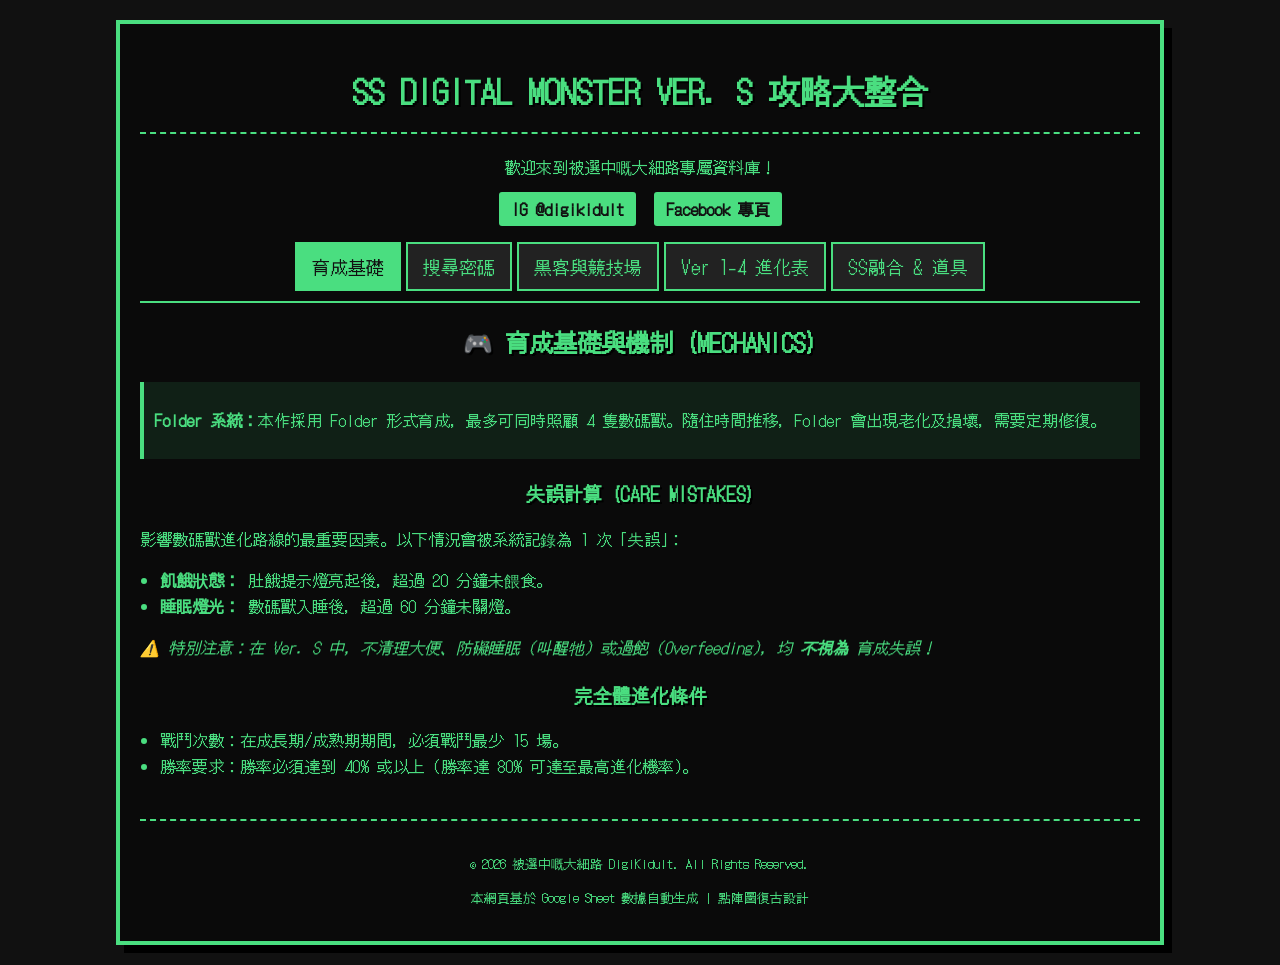
<file: index.html>
<!DOCTYPE html>
<html lang="zh-HK">
<head>
    <meta charset="UTF-8">
    <meta name="viewport" content="width=device-width, initial-scale=1.0">
    <title>SS Digital Monster Ver. S 攻略大整合 - DigiKidult</title>
    <link href="https://fonts.googleapis.com/css2?family=DotGothic16&display=swap" rel="stylesheet">
    <style>
        :root {
            --bg-color: #111;
            --text-color: #4ade80; /* Retro Green */
            --border-color: #4ade80;
            --highlight-bg: #166534;
            --tab-bg: #222;
        }
        body {
            background-color: var(--bg-color);
            color: var(--text-color);
            font-family: 'DotGothic16', monospace, sans-serif;
            margin: 0;
            padding: 20px;
            line-height: 1.6;
        }
        .container {
            max-width: 1000px;
            margin: 0 auto;
            border: 4px solid var(--border-color);
            padding: 20px;
            box-shadow: 8px 8px 0px #000;
            background-color: #0a0a0a;
        }
        h1, h2, h3 {
            text-align: center;
            text-transform: uppercase;
            text-shadow: 2px 2px #000;
        }
        h1 {
            border-bottom: 2px dashed var(--border-color);
            padding-bottom: 15px;
            font-size: 2em;
        }
        .header-info {
            text-align: center;
            margin-bottom: 20px;
        }
        .social-links a {
            color: var(--bg-color);
            background-color: var(--text-color);
            padding: 5px 12px;
            text-decoration: none;
            margin: 0 5px;
            font-weight: bold;
            border-radius: 3px;
        }
        .social-links a:hover {
            background-color: #fff;
            color: #000;
        }
        
        /* Tabs Styling */
        .tabs {
            display: flex;
            flex-wrap: wrap;
            justify-content: center;
            gap: 5px;
            margin-bottom: 20px;
            border-bottom: 2px solid var(--border-color);
            padding-bottom: 10px;
        }
        .tab-btn {
            background-color: var(--tab-bg);
            color: var(--text-color);
            border: 2px solid var(--border-color);
            padding: 10px 15px;
            cursor: pointer;
            font-family: 'DotGothic16', monospace;
            font-size: 1.1em;
            transition: 0.2s;
        }
        .tab-btn:hover, .tab-btn.active {
            background-color: var(--text-color);
            color: var(--bg-color);
        }
        
        /* Content Sections */
        .tab-content {
            display: none;
            animation: fadeIn 0.5s;
        }
        .tab-content.active {
            display: block;
        }
        @keyframes fadeIn {
            from { opacity: 0; }
            to { opacity: 1; }
        }

        /* Tables Styling */
        table {
            width: 100%;
            border-collapse: collapse;
            margin-top: 15px;
            margin-bottom: 30px;
            font-size: 0.95em;
        }
        th, td {
            border: 2px solid var(--border-color);
            padding: 10px;
            text-align: left;
        }
        th {
            background-color: var(--text-color);
            color: var(--bg-color);
            text-align: center;
        }
        tr:nth-child(even) {
            background-color: rgba(74, 222, 128, 0.05);
        }
        tr:hover {
            background-color: var(--highlight-bg);
        }
        .center {
            text-align: center;
        }
        
        .footer {
            text-align: center;
            margin-top: 40px;
            font-size: 0.8em;
            border-top: 2px dashed var(--border-color);
            padding-top: 20px;
        }

        ul, ol {
            padding-left: 20px;
        }
        .note {
            background-color: rgba(74, 222, 128, 0.1);
            border-left: 4px solid var(--border-color);
            padding: 10px;
            margin: 10px 0;
        }
    </style>
</head>
<body>

<div class="container">
    <h1>SS Digital Monster Ver. S 攻略大整合</h1>
    
    <div class="header-info">
        <p>歡迎來到被選中嘅大細路專屬資料庫！</p>
        <div class="social-links">
            <a href="https://instagram.com/digikidult" target="_blank">IG @digikidult</a>
            <a href="https://facebook.com/digikidult" target="_blank">Facebook 專頁</a>
        </div>
    </div>

    <!-- Tabs Navigation -->
    <div class="tabs">
        <button class="tab-btn active" onclick="openTab(event, 'basics')">育成基礎</button>
        <button class="tab-btn" onclick="openTab(event, 'passwords')">搜尋密碼</button>
        <button class="tab-btn" onclick="openTab(event, 'hackers')">黑客與競技場</button>
        <button class="tab-btn" onclick="openTab(event, 'evolution')">Ver 1-4 進化表</button>
        <button class="tab-btn" onclick="openTab(event, 'ss-fusion')">SS融合 & 道具</button>
    </div>

    <!-- 育成基礎 -->
    <div id="basics" class="tab-content active">
        <h2>🎮 育成基礎與機制 (Mechanics)</h2>
        <div class="note">
            <p><strong>Folder 系統：</strong>本作採用 Folder 形式育成，最多可同時照顧 4 隻數碼獸。隨住時間推移，Folder 會出現老化及損壞，需要定期修復。</p>
        </div>
        
        <h3>失誤計算 (Care Mistakes)</h3>
        <p>影響數碼獸進化路線的最重要因素。以下情況會被系統記錄為 1 次「失誤」：</p>
        <ul>
            <li><strong>飢餓狀態：</strong> 肚餓提示燈亮起後，超過 20 分鐘未餵食。</li>
            <li><strong>睡眠燈光：</strong> 數碼獸入睡後，超過 60 分鐘未關燈。</li>
        </ul>
        <p><em>⚠️ 特別注意：在 Ver. S 中，不清理大便、防礙睡眠（叫醒牠）或過飽（Overfeeding），均 <strong>不視為</strong> 育成失誤！</em></p>

        <h3>完全體進化條件</h3>
        <ul>
            <li>戰鬥次數：在成長期/成熟期期間，必須戰鬥最少 15 場。</li>
            <li>勝率要求：勝率必須達到 40% 或以上（勝率達 80% 可達至最高進化機率）。</li>
        </ul>
    </div>

    <!-- 搜尋密碼 -->
    <div id="passwords" class="tab-content">
        <h2>🔑 搜尋密碼大全 (Search Passwords)</h2>
        <p>在遊戲中輸入密碼並支付 $D，即可搜索隱藏道具。</p>
        <table>
            <tr>
                <th class="center">地點</th>
                <th class="center">密碼 (Password)</th>
                <th class="center">檢索所需 ($D)</th>
                <th>可獲道具 (隨機掉落)</th>
            </tr>
            <tr>
                <td class="center">１－Ａ</td>
                <td class="center">ＱＵＥＥＮ</td>
                <td class="center">155</td>
                <td>メタルパーツ (Metal Parts) / フレームブラック / 演算処理ソフト / クッキー</td>
            </tr>
            <tr>
                <td class="center">１－Ｂ</td>
                <td class="center">ＷＩＮＤ</td>
                <td class="center">896</td>
                <td>燃える羽 / なわとびＬｖ５ / プロテイン</td>
            </tr>
            <tr>
                <td class="center">２－Ａ</td>
                <td class="center">ＴＯＷＥＲ</td>
                <td class="center">350</td>
                <td>黒い歯車 / 骨つき肉 / 回復薬 / サンドバッグ</td>
            </tr>
            <tr>
                <td class="center">２－Ｂ</td>
                <td class="center">ＶＡＬＬＥＹ</td>
                <td class="center">1200</td>
                <td>銀の毛皮 / スピーカー / ビタミン剤</td>
            </tr>
            <tr>
                <td class="center">３－Ａ</td>
                <td class="center">ＦＯＲＥＳＴ</td>
                <td class="center">580</td>
                <td>グレイの爪 / 高い肉 / 修復ソフト / ダンベル</td>
            </tr>
            <tr>
                <td class="center">３－Ｂ</td>
                <td class="center">ＯＣＥＡＮ</td>
                <td class="center">1500</td>
                <td>聖なる翼 / 高い魚 / 救急箱</td>
            </tr>
            <!-- 用戶可在此繼續添加 4-A 到 6-B 的密碼 -->
        </table>
    </div>

    <!-- 黑客與競技場 -->
    <div id="hackers" class="tab-content">
        <h2>⚔️ 黑客事件 & 競技場 (Hackers & Colosseum)</h2>
        
        <h3>黑客事件觸發</h3>
        <table>
            <tr>
                <th>黑客名稱</th>
                <th>出現條件 / 特點</th>
            </tr>
            <tr>
                <td>Super Hero Hacker</td>
                <td>隨機出現，通常帶有強力完全體。</td>
            </tr>
            <tr>
                <td>Money Hacker</td>
                <td>身上持有大量 $D 時較易遭遇，勝利可獲豐厚獎金。</td>
            </tr>
            <tr>
                <td>Digimonkey (數碼猴子)</td>
                <td>特殊事件觸發，擊敗後有機率獲得稀有道具。</td>
            </tr>
        </table>

        <h3>競技場 (Colosseum) 日程表</h3>
        <table>
            <tr>
                <th class="center">星期</th>
                <th>賽事主題</th>
                <th>優勢屬性</th>
                <th>Boss 備註</th>
            </tr>
            <tr>
                <td class="center">星期一</td>
                <td>龍之咆哮</td>
                <td>火 / 龍</td>
                <td>機械暴龍獸</td>
            </tr>
            <tr>
                <td class="center">星期二</td>
                <td>自然之魂</td>
                <td>草 / 地</td>
                <td>長毛象獸</td>
            </tr>
            <tr>
                <td class="center">星期三</td>
                <td>深海救星</td>
                <td>水 / 冰</td>
                <td>超海龍獸</td>
            </tr>
            <tr>
                <td class="center">星期四</td>
                <td>風之守衛</td>
                <td>風 / 飛行</td>
                <td>伽樓達獸</td>
            </tr>
            <tr>
                <td class="center">星期五</td>
                <td>鋼鐵帝國</td>
                <td>機械</td>
                <td>機械巨龍獸</td>
            </tr>
            <tr>
                <td class="center">星期六 / 日</td>
                <td>週末總決賽 / 自由賽</td>
                <td>無限制</td>
                <td>隱藏 Boss 挑戰</td>
            </tr>
        </table>
    </div>

    <!-- Ver 1-4 進化表 -->
    <div id="evolution" class="tab-content">
        <h2>🦖 Ver 1-4 進化條件 (Evolution Chart)</h2>
        
        <h3>Ver 1 進化線</h3>
        <table>
            <tr>
                <th>數碼獸 (階段)</th>
                <th class="center">失誤要求</th>
                <th>喜歡的食物</th>
                <th>討厭的食物</th>
                <th>進化路線</th>
            </tr>
            <tr>
                <td>亞古獸 (成長期)</td>
                <td class="center">N/A</td>
                <td>肉</td>
                <td>野菜</td>
                <td>-> 暴龍獸 / 巨龍獸</td>
            </tr>
            <tr>
                <td>暴龍獸 (成熟期)</td>
                <td class="center">3次或以下</td>
                <td>普通の肉 & フルーツ</td>
                <td>安い肉 & 安い魚</td>
                <td>-> 機械暴龍獸</td>
            </tr>
            <tr>
                <td>機械暴龍獸 (完全體)</td>
                <td class="center">符合完全體條件</td>
                <td>高い肉 & 高い魚</td>
                <td>安い野菜 & 安い魚</td>
                <td>-</td>
            </tr>
            <tr>
                <td>巨龍獸 (成熟期)</td>
                <td class="center">4次或以上</td>
                <td>安い肉</td>
                <td>高い魚</td>
                <td>-> 豆豆獸</td>
            </tr>
        </table>

        <h3>Ver 2 進化線</h3>
        <table>
            <tr>
                <th>數碼獸 (階段)</th>
                <th class="center">失誤要求</th>
                <th>喜歡的食物</th>
                <th>討厭的食物</th>
                <th>進化路線</th>
            </tr>
            <tr>
                <td>加布獸 (成長期)</td>
                <td class="center">N/A</td>
                <td>魚</td>
                <td>肉</td>
                <td>-> 加魯魯獸 / 角龍獸</td>
            </tr>
            <tr>
                <td>加魯魯獸 (成熟期)</td>
                <td class="center">3次或以下</td>
                <td>高い魚 & フルーツ</td>
                <td>安い肉 & 安い野菜</td>
                <td>-> 獸人加魯魯</td>
            </tr>
        </table>
        <div class="note">
            <p><strong>溫馨提示：</strong>Ver 3 (巴達獸線) 及 Ver 4 (比丘獸線) 的具體失誤容錯率請參考 Excel 完整圖鑑。原則上，維持 0-3 次失誤並積極對戰，是進化為主角團完全體的關鍵。</p>
        </div>
    </div>

    <!-- SS 融合 & 道具 -->
    <div id="ss-fusion" class="tab-content">
        <h2>🧬 SS 專屬融合與進化道具</h2>
        
        <h3>SS 限定融合進化 (Fusion)</h3>
        <p>利用特定屬性的數碼獸放置於相鄰的 Folder，或透過特定條件合體，可進化成 SS 版限定數碼獸：</p>
        <table>
            <tr>
                <th>目標數碼獸</th>
                <th>所需條件 / 融合素材</th>
            </tr>
            <tr>
                <td><strong>聖龍獸 (HolyDramon)</strong></td>
                <td>神聖屬性 + 龍屬性 完全體融合 (詳細隱藏條件)</td>
            </tr>
            <tr>
                <td><strong>女惡魔獸 (LadyDevimon)</strong></td>
                <td>惡魔屬性 + 暗黑屬性 (如惡魔獸/吸血魔獸相關)</td>
            </tr>
            <tr>
                <td><strong>黃金劍獅獸 (SaberLeomon)</strong></td>
                <td>獅子獸 + 特定高勝率條件 / 野獸屬性融合</td>
            </tr>
        </table>

        <h3>進化道具列表 (Evolution Items)</h3>
        <table>
            <tr>
                <th>道具名稱</th>
                <th>對應進化目標</th>
                <th>獲取方法</th>
            </tr>
            <tr>
                <td>メタルパーツ (Metal Parts)</td>
                <td>機械屬性 (如機械暴龍獸、機械巨龍獸)</td>
                <td>搜索密碼 1-A / 競技場獎勵</td>
            </tr>
            <tr>
                <td>グレイの爪 (Grey Claws)</td>
                <td>暴龍獸系強化</td>
                <td>搜索密碼 3-A</td>
            </tr>
            <tr>
                <td>黒い歯車 (Black Gear)</td>
                <td>惡魔/病毒種強制進化</td>
                <td>搜索密碼 2-A</td>
            </tr>
            <tr>
                <td>聖なる翼 (Holy Wings)</td>
                <td>天使獸 / 神聖屬性</td>
                <td>搜索密碼 3-B</td>
            </tr>
        </table>
    </div>

    <div class="footer">
        <p>© 2026 被選中嘅大細路 DigiKidult. All Rights Reserved.</p>
        <p>本網頁基於 Google Sheet 數據自動生成 | 點陣圖復古設計</p>
    </div>
</div>

<script>
    // Tab 切換功能腳本
    function openTab(evt, tabName) {
        var i, tabcontent, tablinks;
        
        // 隱藏所有 tab 內容
        tabcontent = document.getElementsByClassName("tab-content");
        for (i = 0; i < tabcontent.length; i++) {
            tabcontent[i].style.display = "none";
            tabcontent[i].classList.remove("active");
        }
        
        // 移除所有按鈕的 active 狀態
        tablinks = document.getElementsByClassName("tab-btn");
        for (i = 0; i < tablinks.length; i++) {
            tablinks[i].className = tablinks[i].className.replace(" active", "");
        }
        
        // 顯示當前點擊的 tab，並加上 active 標籤
        document.getElementById(tabName).style.display = "block";
        document.getElementById(tabName).classList.add("active");
        evt.currentTarget.className += " active";
    }
</script>

</body>
</html>
</file>
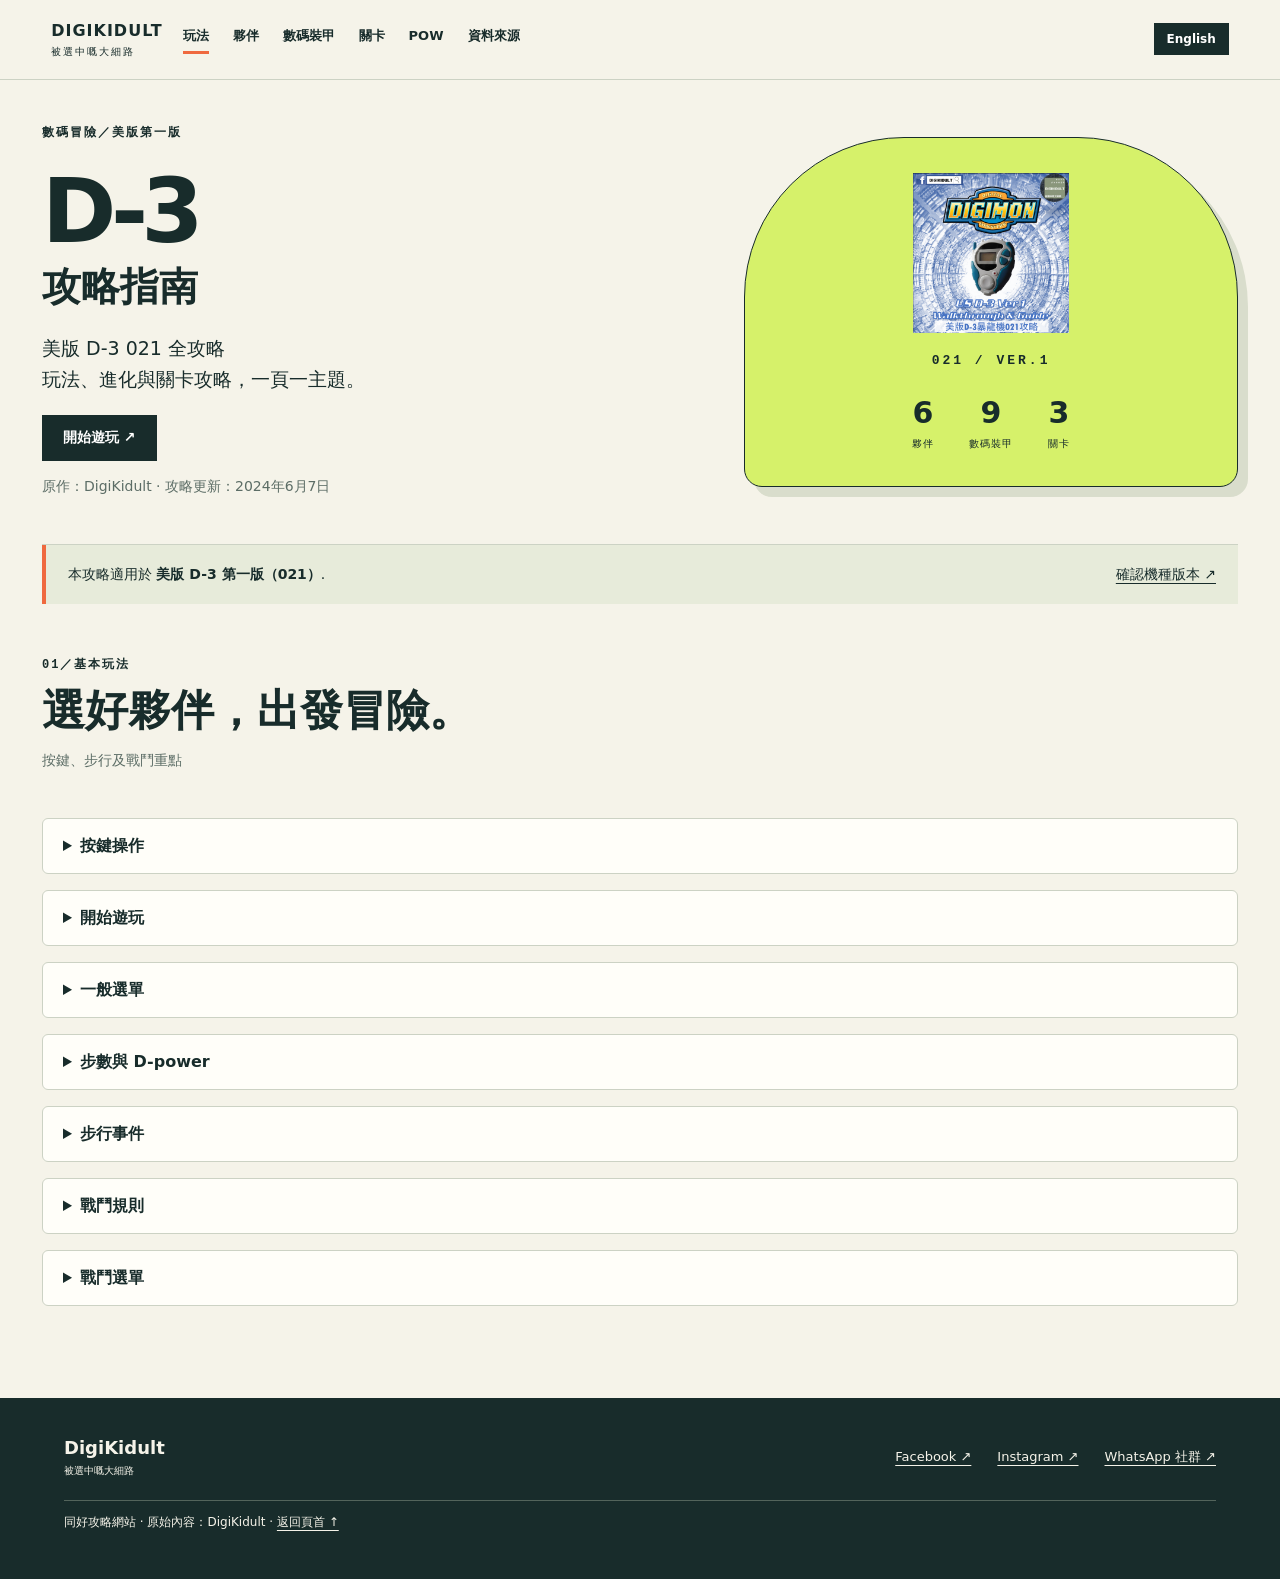
<file: D3USv1/index.html>
<!doctype html><html lang="zh-Hant"><head><meta charset="utf-8"><meta name="viewport" content="width=device-width, initial-scale=1"><meta name="description" content="DigiKidult US D-3 ver.1 (021) guide: controls, partner stats, DigiEggs, POW and walkthrough."><title>D-3 021 Field Guide · DigiKidult</title><link rel="stylesheet" href="styles.css"><script src="app.js" defer></script><script src="interface.js" defer></script></head><body><a class="skip" href="#main">Skip to guide</a><header><a class="brand" href="#top">DIGIKIDULT <span>被選中嘅大細路</span></a><nav aria-label="Guide sections"><a href="#how">Play</a><a href="#partners">Partners</a><a href="#eggs">DigiEggs</a><a href="#walkthrough">Walkthrough</a><a href="#pow">POW</a><a href="#sources">Sources</a></nav></header><main id="main"><section class="hero" id="top"><div><p class="eyebrow">DIGITAL ADVENTURE / US VERSION 1</p><h1>D-3<span>FIELD GUIDE.</span></h1><p class="intro">美版 D-3 021 全攻略<br>Your next step, evolution and boss battle—all in one place.</p><a class="button" href="#how">Start your adventure ↗</a><p class="muted">Source by DigiKidult · Guide dated 7 June 2024</p></div><div class="hero-device"><img class="" src="assets/image62.png" alt="DigiKidult source artwork" loading="lazy"><span>021 / VER.1</span><div class="hero-stats"><b>6<small>PARTNERS</small></b><b>9<small>DIGIEGGS</small></b><b>3<small>AREAS</small></b></div></div></section><aside class="scope">This guide covers <b>US D-3 ver.1 (021)</b>. <a href="http://bit.ly/USdigiviceDB">Check your device version ↗</a></aside><section id="how"><div class="section-title"><p class="eyebrow">01 / THE BASICS</p><h2>Pick a partner. Start walking.</h2><p>Controls, daily play and battle essentials / 玩法</p></div><div class="how-grid"><details class="guide-block" open><summary>Controls / 按鍵</summary><p class="preserve">► ：選擇 (A)| 右上鍵：確定(B) | 右下鍵：取消 (C)</p><p class="preserve">► : Select (A) | Upper Right : Execute (B) |Lower Right: Cancel (C)</p><p class="preserve">設置靜音 : 同時按A+B
Mute: Press A and B simultaneously.</p><img class="control" src="assets/image18.png" alt="Source control illustration" loading="lazy"></details><details class="guide-block" open><summary>Start walking / 開始遊玩</summary><p class="preserve">選擇你的初始顆伴(V仔獸/麻鷹獸/迪露獸/穿山獸/巴達獸)，然後開始步行(搖機)
Choose your initial partner(Veemon/Hawkmon/Armadillomon/Patamon/Tailmon), then start walking(shaking).</p></details><details class="guide-block" open><summary>Everyday menu / 一般選單</summary><p class="preserve">States（狀態）：查看數碼暴龍及其進化之Life及Attack數值，最後查看之數碼暴龍會作為步行顆伴。
Check the Life and Attack stats of your Digimon and their evolution. And select your active partner for the last Digimon you check.

Map（地圖）：共3關，必須順序闖關，不能跳關
Total 3 locations in the game in a fixed order, and you cannot switch between them until you have completed the game

DigiEgg（數碼裝甲）：查看目前擁有的數碼裝甲。
Check the DigiEgg you currently have.

Slot game（老虎機）：轉動輪盤以抽選兩隻數碼暴龍並此結果，以減少或增加關卡距離。
Spin the wheels to get two Digimon, and gain or lose distance depending on what was drawn.

Medical（藥）：受傷時使用
Use this option when you got an injured Digimon.

V.S.（對戰）：與其他暴龍機對戰
Connect and battle with another Digivice/Vpet;</p></details><details class="guide-block" open><summary>Steps & D-power / 步數及DP</summary><p class="preserve">在伙伴步行畫面，按B鍵可查看 Press B button on the walking screen to check:					</p><p class="preserve">Distance( 距離 ): 
- 本關餘下所需步數
Distance remaining on the current map

Steps( 步數 ): 
- 目前已步行的總數
The total number of steps taken

D-power: 
- 進化所需的能量 (成熟期消耗8DP; 完全體消耗12DP ; 究極體需16DP)
Energy for Evolutions 8 DP for Champion, 12 DP for Ultimate, and 16 DP for Mega;)
- 最大99 ; 每100步增加1DP
Max. value:99; Add 1DP every 100 steps

勝率 Winning ratios:
- 對戰勝利百分比
Win percentage ratios against other’s Digivice when we battling</p></details><details class="guide-block" open><summary>Walking events / 隨機事件</summary><p class="preserve">1. 普通戰鬥 Normal Battle</p><p class="preserve">- 步行時，每約400-600步便會出現敵人
When walking, you can be attacked by enemy Digimon for every 400-600 steps</p><p class="preserve">2. 數碼裝甲 DigiEgg</p><p class="preserve">- 反覆按B鍵直到達到4格。成功的話，將隨機獲得數碼裝甲 或 失散的顆伴
Press the B button repeatedly until it reaches 4 bars. If you succeed, you will get a DigiEgg randomly OR a lost partner.</p></details><details class="guide-block" open><summary>Battle rules / 戰鬥相關</summary><p class="preserve">- 每回合有四輪攻擊，以搖機之結果(POW)決定攻擊組合(空炮/有效攻擊)，攻擊力較高的一方能成功攻擊對方
如雙方攻擊力相同，則攻擊該輪會相互抵消。
Each round consists of four turns of attacks, and the combination of null/vaild attacks is determined by the result of your shakes (POW).
The side with the higher attack power, will successfully attacks the opponent.
If both sides have equal attack power, the attacks of this turn will cancel each other out.          
                                                    
-勝負機制：任何一方之數碼暴龍陣亡，即告負
Winning condition: Digimon on either side is defeated, it results in a loss.

- 戰勝獎勵: 有機會得到額外DP
Victory Reward: Chance to receive extra DP

- 戰敗時：距離將額外增加500步。
Defeat in Battle: Results in a penalty of 500 points added to your distance.</p></details><details class="guide-block" open><summary>Battle menu / 戰鬥選單</summary><p class="preserve">戰鬥選單  BATTLE MENU
FIGHT(戰鬥): 
在出現&quot;Count&quot;時搖機，以搖出之POW決定攻擊組合 
When &quot;Count&quot; appears, shake the device and the combination of attacks will be determined by the resulting POW value.

DigiEgg (數碼裝甲):
裝甲進化用，無須使用DP(但戰鬥結束時，有一定機率出現裝甲損壞)
For Armor Evolutions, no DP required. (But a chance of armor damage at the end of battles.)

DIGIVOLVE (進化): [在擊敗所在地區的中Boss前，此項會被隱藏 This will be hidden until the miniboss of the current area is defeated. ]
常規進化用 - 成熟期消耗8DP; 完全體消耗12DP ; 究極體需16DP
For Normal Evolutions - 8 DP for Champion, 12 DP for Ultimate, and 16 DP for Mega

PARTY (換人):
戰鬥中變更顆伴
Change your partner digimon for the fight

ESC (逃走):
逃離戰鬥
Escape from the current battle</p></details></div></section><section id="partners"><div class="section-title"><p class="eyebrow">02 / YOUR TEAM</p><h2>Partner evolution routes</h2><p>夥伴數值 · Life (HP), Attack (AP) and evolution costs.</p></div><div class="evolution-intro"><span class="lang-zh">先選擇夥伴，再沿箭頭查看整條進化路線。箭頭標示 DP 與解鎖條件；裝甲是獨立分支。</span><span class="lang-en">Choose a partner and follow the arrows through its full evolution line. Arrows show DP and unlock conditions; Armor forms appear as separate branches.</span></div><div class="toolbar"><label><span class="lang-zh">選擇夥伴</span><span class="lang-en">Choose a partner</span><select id="lineage"><option value="Veemon">V仔獸 / Veemon</option><option value="Wormmon">蟲蟲獸 / Wormmon</option><option value="Hawkmon">麻鷹獸 / Hawkmon</option><option value="Tailmon">迪露獸 / Tailmon</option><option value="Armadimon">穿山獸 / Armadimon</option><option value="Patamon">巴達獸 / Patamon</option><option value="">全部夥伴 / All partners</option></select></label><label><span class="lang-zh">搜尋進化路線</span><span class="lang-en">Search evolution routes</span><input id="partner-search" type="search" placeholder="Name, HP, evolution…"></label><label><span class="lang-zh">標示進化階段</span><span class="lang-en">Highlight a stage</span><select id="stage"><option value="">All stages</option><option>Rookie</option><option>Armor</option><option>Champion</option><option>Ultimate</option><option>Mega</option></select></label><button id="reset" type="button">Reset filters</button><span id="count" role="status" aria-live="polite"></span></div><div class="lineages"><article class="lineage" data-partner="Veemon" ><div class="lineage-heading"><h3>V仔獸 <small>Veemon</small></h3><p><span class="lang-zh">取得方式：初始選擇，或步行時尋獲。</span><span class="lang-en">Recruitment: choose at the start or find while walking.</span></p></div><h4><span class="lang-zh">常規進化路線</span><span class="lang-en">Normal evolution route</span></h4><div class="evolution-flow"><article class="card" data-stage="Rookie" data-search="V仔獸
Veemon    HP  3.0   AP  1.0    Starting / walking partner. "><img class="" src="assets/image25.png" alt="V仔獸
Veemon " loading="lazy"><span class="tag">Rookie</span><h3>V仔獸
Veemon </h3><div class="stats"><span>HP <b>3.0</b></span><span>AP <b>1.0</b></span></div><p>Starting / walking partner.</p></article><div class="evo-edge"><b aria-hidden="true">→</b><span class="lang-zh">8 DP｜先擊敗當區中頭目</span><span class="lang-en">8 DP · defeat the current area miniboss</span></div><article class="card" data-stage="Champion" data-search="V仔獸EX
XV-mon   HP  8.0   AP  3.0    8 DP · defeat the area miniboss first. "><img class="" src="assets/image86.png" alt="V仔獸EX
XV-mon" loading="lazy"><span class="tag">Champion</span><h3>V仔獸EX
XV-mon</h3><div class="stats"><span>HP <b>8.0</b></span><span>AP <b>3.0</b></span></div><p>8 DP · defeat the area miniboss first.</p></article><div class="evo-edge"><b aria-hidden="true">→</b><span class="lang-zh">12 DP｜首次遇見玄武獸時解鎖</span><span class="lang-en">12 DP · unlock at first Xuanwumon encounter</span></div><article class="card" data-stage="Ultimate" data-search="機甲龍獸
Paildramon   HP  11.0   AP  4.0    12 DP · unlock on first Xuanwumon encounter. "><img class="" src="assets/image22.png" alt="機甲龍獸
Paildramon" loading="lazy"><span class="tag">Ultimate</span><h3>機甲龍獸
Paildramon</h3><div class="stats"><span>HP <b>11.0</b></span><span>AP <b>4.0</b></span></div><p>12 DP · unlock on first Xuanwumon encounter.</p></article><div class="evo-edge"><b aria-hidden="true">→</b><span class="lang-zh">16 DP｜首次遇見白虎獸時解鎖</span><span class="lang-en">16 DP · unlock at first Baihumon encounter</span></div><article class="card" data-stage="Mega" data-search="帝皇龍甲獸
Imperialdramon   HP  14.0   AP  5.0    16 DP · unlock on first Baihumon encounter. "><img class="" src="assets/image35.png" alt="帝皇龍甲獸
Imperialdramon" loading="lazy"><span class="tag">Mega</span><h3>帝皇龍甲獸
Imperialdramon</h3><div class="stats"><span>HP <b>14.0</b></span><span>AP <b>5.0</b></span></div><p>16 DP · unlock on first Baihumon encounter.</p></article></div><div class="armor-branch"><h4><span class="lang-zh">↳ 裝甲進化分支</span><span class="lang-en">↳ Armor evolution branches</span></h4><p><span class="lang-zh">由成長期夥伴使用對應數碼裝甲；不消耗 DP。</span><span class="lang-en">Use the matching DigiEgg with the Rookie partner; no DP required.</span></p><div class="armor-routes"><div class="armor-route"><div class="branch-label"><span class="lang-zh">V仔獸 ＋「勇氣」裝甲</span><span class="lang-en">Veemon + Courage DigiEgg</span><b aria-hidden="true">↓</b></div><article class="card" data-stage="Armor" data-search="烈焰獸
Flamedramon    HP  5.0   AP  2-4*    AP 2–4 varies each round. "><img class="" src="assets/image90.png" alt="烈焰獸
Flamedramon " loading="lazy"><span class="tag">Armor</span><h3>烈焰獸
Flamedramon </h3><div class="stats"><span>HP <b>5.0</b></span><span>AP <b>2-4*</b></span></div><p>AP 2–4 varies each round.</p></article></div><div class="armor-route"><div class="branch-label"><span class="lang-zh">V仔獸 ＋「友情」裝甲</span><span class="lang-en">Veemon + Friendship DigiEgg</span><b aria-hidden="true">↓</b></div><article class="card" data-stage="Armor" data-search="雷龍獸
Lighdramon   HP  7.0   AP  2-4*    AP 2–4 varies each round. "><img class="" src="assets/image7.png" alt="雷龍獸
Lighdramon" loading="lazy"><span class="tag">Armor</span><h3>雷龍獸
Lighdramon</h3><div class="stats"><span>HP <b>7.0</b></span><span>AP <b>2-4*</b></span></div><p>AP 2–4 varies each round.</p></article></div><div class="armor-route"><div class="branch-label"><span class="lang-zh">V仔獸 ＋「奇蹟」裝甲</span><span class="lang-en">Veemon + Miracles DigiEgg</span><b aria-hidden="true">↓</b><span class="lang-zh">擊敗白虎獸後取得</span><span class="lang-en">Obtained after defeating Baihumon</span></div><article class="card" data-stage="Armor" data-search="金甲龍獸
Magnamon   HP  14.0   AP  5.0    Miracles DigiEgg · defeat Baihumon. "><img class="" src="assets/image48.png" alt="金甲龍獸
Magnamon" loading="lazy"><span class="tag">Armor</span><h3>金甲龍獸
Magnamon</h3><div class="stats"><span>HP <b>14.0</b></span><span>AP <b>5.0</b></span></div><p>Miracles DigiEgg · defeat Baihumon.</p></article></div></div></div></article><article class="lineage" data-partner="Wormmon" hidden><div class="lineage-heading"><h3>蟲蟲獸 <small>Wormmon</small></h3><p><span class="lang-zh">取得方式：第二關擊敗蟲蟲獸後加入。</span><span class="lang-en">Recruitment: defeat Wormmon in Area 2.</span></p></div><h4><span class="lang-zh">常規進化路線</span><span class="lang-en">Normal evolution route</span></h4><div class="evolution-flow"><article class="card" data-stage="Rookie" data-search="蟲蟲獸
Wormmon    HP  3.0   AP  1.0    Joins after defeat in Area 2. "><img class="" src="assets/image27.png" alt="蟲蟲獸
Wormmon " loading="lazy"><span class="tag">Rookie</span><h3>蟲蟲獸
Wormmon </h3><div class="stats"><span>HP <b>3.0</b></span><span>AP <b>1.0</b></span></div><p>Joins after defeat in Area 2.</p></article><div class="evo-edge"><b aria-hidden="true">→</b><span class="lang-zh">8 DP｜先擊敗當區中頭目</span><span class="lang-en">8 DP · defeat the current area miniboss</span></div><article class="card" data-stage="Champion" data-search="飛蟲獸
Stingmon   HP  8.0   AP  3.0    8 DP · defeat the area miniboss first. "><img class="" src="assets/image8.png" alt="飛蟲獸
Stingmon" loading="lazy"><span class="tag">Champion</span><h3>飛蟲獸
Stingmon</h3><div class="stats"><span>HP <b>8.0</b></span><span>AP <b>3.0</b></span></div><p>8 DP · defeat the area miniboss first.</p></article><div class="evo-edge"><b aria-hidden="true">→</b><span class="lang-zh">12 DP｜首次遇見玄武獸時解鎖</span><span class="lang-en">12 DP · unlock at first Xuanwumon encounter</span></div><article class="card" data-stage="Ultimate" data-search="恐蜂獸
Dinobeemon   HP  11.0   AP  4.0    12 DP · unlock on first Xuanwumon encounter. "><img class="" src="assets/image23.png" alt="恐蜂獸
Dinobeemon" loading="lazy"><span class="tag">Ultimate</span><h3>恐蜂獸
Dinobeemon</h3><div class="stats"><span>HP <b>11.0</b></span><span>AP <b>4.0</b></span></div><p>12 DP · unlock on first Xuanwumon encounter.</p></article><div class="evo-edge"><b aria-hidden="true">→</b><span class="lang-zh">16 DP｜首次遇見白虎獸時解鎖</span><span class="lang-en">16 DP · unlock at first Baihumon encounter</span></div><article class="card" data-stage="Mega" data-search="究極古加獸
Grankuwagamon   HP  14.0   AP  5.0    16 DP · unlock on first Baihumon encounter. "><img class="" src="assets/image15.png" alt="究極古加獸
Grankuwagamon" loading="lazy"><span class="tag">Mega</span><h3>究極古加獸
Grankuwagamon</h3><div class="stats"><span>HP <b>14.0</b></span><span>AP <b>5.0</b></span></div><p>16 DP · unlock on first Baihumon encounter.</p></article></div><div class="armor-branch"><h4><span class="lang-zh">↳ 裝甲進化分支</span><span class="lang-en">↳ Armor evolution branches</span></h4><p><span class="lang-zh">由成長期夥伴使用對應數碼裝甲；不消耗 DP。</span><span class="lang-en">Use the matching DigiEgg with the Rookie partner; no DP required.</span></p><p class="source-gap"><span class="lang-zh">可見工作表沒有列出蟲蟲獸的裝甲進化。</span><span class="lang-en">The visible source tabs list no Armor evolution for Wormmon.</span></p></div></article><article class="lineage" data-partner="Hawkmon" hidden><div class="lineage-heading"><h3>麻鷹獸 <small>Hawkmon</small></h3><p><span class="lang-zh">取得方式：初始選擇，或步行時尋獲。</span><span class="lang-en">Recruitment: choose at the start or find while walking.</span></p></div><h4><span class="lang-zh">常規進化路線</span><span class="lang-en">Normal evolution route</span></h4><div class="evolution-flow"><article class="card" data-stage="Rookie" data-search="麻鷹獸
Hawkmon   HP  3.0   AP  1.0    Starting / walking partner. "><img class="" src="assets/image1.png" alt="麻鷹獸
Hawkmon" loading="lazy"><span class="tag">Rookie</span><h3>麻鷹獸
Hawkmon</h3><div class="stats"><span>HP <b>3.0</b></span><span>AP <b>1.0</b></span></div><p>Starting / walking partner.</p></article><div class="evo-edge"><b aria-hidden="true">→</b><span class="lang-zh">8 DP｜先擊敗當區中頭目</span><span class="lang-en">8 DP · defeat the current area miniboss</span></div><article class="card" data-stage="Champion" data-search="亞古拉獸
Aquilamon   HP  7.0   AP  3.0    8 DP · defeat the area miniboss first. "><img class="" src="assets/image38.png" alt="亞古拉獸
Aquilamon" loading="lazy"><span class="tag">Champion</span><h3>亞古拉獸
Aquilamon</h3><div class="stats"><span>HP <b>7.0</b></span><span>AP <b>3.0</b></span></div><p>8 DP · defeat the area miniboss first.</p></article><div class="evo-edge"><b aria-hidden="true">→</b><span class="lang-zh">12 DP｜首次遇見玄武獸時解鎖</span><span class="lang-en">12 DP · unlock at first Xuanwumon encounter</span></div><article class="card" data-stage="Ultimate" data-search="人面戰鷹獸
Silphymon   HP  11.0   AP  4.0    12 DP · unlock on first Xuanwumon encounter. "><img class="" src="assets/image40.png" alt="人面戰鷹獸
Silphymon" loading="lazy"><span class="tag">Ultimate</span><h3>人面戰鷹獸
Silphymon</h3><div class="stats"><span>HP <b>11.0</b></span><span>AP <b>4.0</b></span></div><p>12 DP · unlock on first Xuanwumon encounter.</p></article><div class="evo-edge"><b aria-hidden="true">→</b><span class="lang-zh">16 DP｜首次遇見白虎獸時解鎖</span><span class="lang-en">16 DP · unlock at first Baihumon encounter</span></div><article class="card" data-stage="Mega" data-search="女戰神獸
Valkyrimon   HP  14.0   AP  5.0    16 DP · unlock on first Baihumon encounter. "><img class="" src="assets/image9.png" alt="女戰神獸
Valkyrimon" loading="lazy"><span class="tag">Mega</span><h3>女戰神獸
Valkyrimon</h3><div class="stats"><span>HP <b>14.0</b></span><span>AP <b>5.0</b></span></div><p>16 DP · unlock on first Baihumon encounter.</p></article></div><div class="armor-branch"><h4><span class="lang-zh">↳ 裝甲進化分支</span><span class="lang-en">↳ Armor evolution branches</span></h4><p><span class="lang-zh">由成長期夥伴使用對應數碼裝甲；不消耗 DP。</span><span class="lang-en">Use the matching DigiEgg with the Rookie partner; no DP required.</span></p><div class="armor-routes"><div class="armor-route"><div class="branch-label"><span class="lang-zh">麻鷹獸 ＋「愛情」裝甲</span><span class="lang-en">Hawkmon + Love DigiEgg</span><b aria-hidden="true">↓</b></div><article class="card" data-stage="Armor" data-search="鐵鷹獸
Holsmon   HP  5.0   AP  2-4*    AP 2–4 varies each round. "><img class="" src="assets/image34.png" alt="鐵鷹獸
Holsmon" loading="lazy"><span class="tag">Armor</span><h3>鐵鷹獸
Holsmon</h3><div class="stats"><span>HP <b>5.0</b></span><span>AP <b>2-4*</b></span></div><p>AP 2–4 varies each round.</p></article></div><div class="armor-route"><div class="branch-label"><span class="lang-zh">麻鷹獸 ＋「純真」裝甲</span><span class="lang-en">Hawkmon + Purity DigiEgg</span><b aria-hidden="true">↓</b></div><article class="card" data-stage="Armor" data-search="忍者獸
Shurimon   HP  7.0   AP  2-4*    AP 2–4 varies each round. "><img class="" src="assets/image24.png" alt="忍者獸
Shurimon" loading="lazy"><span class="tag">Armor</span><h3>忍者獸
Shurimon</h3><div class="stats"><span>HP <b>7.0</b></span><span>AP <b>2-4*</b></span></div><p>AP 2–4 varies each round.</p></article></div></div></div></article><article class="lineage" data-partner="Tailmon" hidden><div class="lineage-heading"><h3>迪露獸 <small>Tailmon</small></h3><p><span class="lang-zh">取得方式：初始選擇，或步行時尋獲。</span><span class="lang-en">Recruitment: choose at the start or find while walking.</span></p></div><h4><span class="lang-zh">常規進化路線</span><span class="lang-en">Normal evolution route</span></h4><div class="evolution-flow"><article class="card" data-stage="Rookie" data-search="迪露獸
Tailmon
(神聖環丟失 Holy Ring lost)   HP  3.0   AP  1.0    Starting / walking partner. "><img class="" src="assets/image26.png" alt="迪露獸
Tailmon
(神聖環丟失 Holy Ring lost)" loading="lazy"><span class="tag">Rookie</span><h3>迪露獸
Tailmon
(神聖環丟失 Holy Ring lost)</h3><div class="stats"><span>HP <b>3.0</b></span><span>AP <b>1.0</b></span></div><p>Starting / walking partner.</p></article><div class="evo-edge"><b aria-hidden="true">→</b><span class="lang-zh">8 DP｜先擊敗當區中頭目</span><span class="lang-en">8 DP · defeat the current area miniboss</span></div><article class="card" data-stage="Champion" data-search="迪露獸
Tailmon   HP  7.0   AP  3.0    8 DP · defeat the area miniboss first. "><img class="" src="assets/image29.png" alt="迪露獸
Tailmon" loading="lazy"><span class="tag">Champion</span><h3>迪露獸
Tailmon</h3><div class="stats"><span>HP <b>7.0</b></span><span>AP <b>3.0</b></span></div><p>8 DP · defeat the area miniboss first.</p></article><div class="evo-edge"><b aria-hidden="true">→</b><span class="lang-zh">12 DP｜首次遇見玄武獸時解鎖</span><span class="lang-en">12 DP · unlock at first Xuanwumon encounter</span></div><article class="card" data-stage="Ultimate" data-search="天女獸
Angelwomon   HP  11.0   AP  4.0    12 DP · unlock on first Xuanwumon encounter. "><img class="" src="assets/image52.png" alt="天女獸
Angelwomon" loading="lazy"><span class="tag">Ultimate</span><h3>天女獸
Angelwomon</h3><div class="stats"><span>HP <b>11.0</b></span><span>AP <b>4.0</b></span></div><p>12 DP · unlock on first Xuanwumon encounter.</p></article><div class="evo-edge"><b aria-hidden="true">→</b><span class="lang-zh">16 DP｜首次遇見白虎獸時解鎖</span><span class="lang-en">16 DP · unlock at first Baihumon encounter</span></div><article class="card" data-stage="Mega" data-search="聖龍獸
Holydramon   HP  14.0   AP  5.0    16 DP · unlock on first Baihumon encounter. "><img class="" src="assets/image54.png" alt="聖龍獸
Holydramon" loading="lazy"><span class="tag">Mega</span><h3>聖龍獸
Holydramon</h3><div class="stats"><span>HP <b>14.0</b></span><span>AP <b>5.0</b></span></div><p>16 DP · unlock on first Baihumon encounter.</p></article></div><div class="armor-branch"><h4><span class="lang-zh">↳ 裝甲進化分支</span><span class="lang-en">↳ Armor evolution branches</span></h4><p><span class="lang-zh">由成長期夥伴使用對應數碼裝甲；不消耗 DP。</span><span class="lang-en">Use the matching DigiEgg with the Rookie partner; no DP required.</span></p><div class="armor-routes"><div class="armor-route"><div class="branch-label"><span class="lang-zh">迪露獸 ＋「光明」裝甲</span><span class="lang-en">Tailmon + Light DigiEgg</span><b aria-hidden="true">↓</b></div><article class="card" data-stage="Armor" data-search="尼菲迪獸
Nefertimon   HP  7.0   AP  2-4*    AP 2–4 varies each round. "><img class="" src="assets/image2.png" alt="尼菲迪獸
Nefertimon" loading="lazy"><span class="tag">Armor</span><h3>尼菲迪獸
Nefertimon</h3><div class="stats"><span>HP <b>7.0</b></span><span>AP <b>2-4*</b></span></div><p>AP 2–4 varies each round.</p></article></div></div></div></article><article class="lineage" data-partner="Armadimon" hidden><div class="lineage-heading"><h3>穿山獸 <small>Armadimon</small></h3><p><span class="lang-zh">取得方式：初始選擇，或步行時尋獲。</span><span class="lang-en">Recruitment: choose at the start or find while walking.</span></p></div><h4><span class="lang-zh">常規進化路線</span><span class="lang-en">Normal evolution route</span></h4><div class="evolution-flow"><article class="card" data-stage="Rookie" data-search="穿山獸
Armadimon   HP  3.0   AP  1.0    Starting / walking partner. "><img class="" src="assets/image31.png" alt="穿山獸
Armadimon" loading="lazy"><span class="tag">Rookie</span><h3>穿山獸
Armadimon</h3><div class="stats"><span>HP <b>3.0</b></span><span>AP <b>1.0</b></span></div><p>Starting / walking partner.</p></article><div class="evo-edge"><b aria-hidden="true">→</b><span class="lang-zh">8 DP｜先擊敗當區中頭目</span><span class="lang-en">8 DP · defeat the current area miniboss</span></div><article class="card" data-stage="Champion" data-search="戰甲獸
Ankylomon   HP  9.0   AP  3.0    8 DP · defeat the area miniboss first. "><img class="" src="assets/image3.png" alt="戰甲獸
Ankylomon" loading="lazy"><span class="tag">Champion</span><h3>戰甲獸
Ankylomon</h3><div class="stats"><span>HP <b>9.0</b></span><span>AP <b>3.0</b></span></div><p>8 DP · defeat the area miniboss first.</p></article><div class="evo-edge"><b aria-hidden="true">→</b><span class="lang-zh">12 DP｜首次遇見玄武獸時解鎖</span><span class="lang-en">12 DP · unlock at first Xuanwumon encounter</span></div><article class="card" data-stage="Ultimate" data-search="古神獸
Shakkoumon   HP  11.0   AP  4.0    12 DP · unlock on first Xuanwumon encounter. "><img class="" src="assets/image12.png" alt="古神獸
Shakkoumon" loading="lazy"><span class="tag">Ultimate</span><h3>古神獸
Shakkoumon</h3><div class="stats"><span>HP <b>11.0</b></span><span>AP <b>4.0</b></span></div><p>12 DP · unlock on first Xuanwumon encounter.</p></article><div class="evo-edge"><b aria-hidden="true">→</b><span class="lang-zh">16 DP｜首次遇見白虎獸時解鎖</span><span class="lang-en">16 DP · unlock at first Baihumon encounter</span></div><article class="card" data-stage="Mega" data-search="維京毛人獸
Vikemon   HP  14.0   AP  5.0    16 DP · unlock on first Baihumon encounter. "><img class="" src="assets/image36.png" alt="維京毛人獸
Vikemon" loading="lazy"><span class="tag">Mega</span><h3>維京毛人獸
Vikemon</h3><div class="stats"><span>HP <b>14.0</b></span><span>AP <b>5.0</b></span></div><p>16 DP · unlock on first Baihumon encounter.</p></article></div><div class="armor-branch"><h4><span class="lang-zh">↳ 裝甲進化分支</span><span class="lang-en">↳ Armor evolution branches</span></h4><p><span class="lang-zh">由成長期夥伴使用對應數碼裝甲；不消耗 DP。</span><span class="lang-en">Use the matching DigiEgg with the Rookie partner; no DP required.</span></p><div class="armor-routes"><div class="armor-route"><div class="branch-label"><span class="lang-zh">穿山獸 ＋「知識」裝甲</span><span class="lang-en">Armadimon + Knowledge DigiEgg</span><b aria-hidden="true">↓</b></div><article class="card" data-stage="Armor" data-search="鋼鑽獸
digmon   HP  6.0   AP  2-4*    AP 2–4 varies each round. "><img class="" src="assets/image58.png" alt="鋼鑽獸
digmon" loading="lazy"><span class="tag">Armor</span><h3>鋼鑽獸
digmon</h3><div class="stats"><span>HP <b>6.0</b></span><span>AP <b>2-4*</b></span></div><p>AP 2–4 varies each round.</p></article></div><div class="armor-route"><div class="branch-label"><span class="lang-zh">穿山獸 ＋「誠實」裝甲</span><span class="lang-en">Armadimon + Sincerity DigiEgg</span><b aria-hidden="true">↓</b></div><article class="card" data-stage="Armor" data-search="潛鯊獸
Sabmarimon   HP  8.0   AP  2-4*    AP 2–4 varies each round. "><img class="" src="assets/image42.png" alt="潛鯊獸
Sabmarimon" loading="lazy"><span class="tag">Armor</span><h3>潛鯊獸
Sabmarimon</h3><div class="stats"><span>HP <b>8.0</b></span><span>AP <b>2-4*</b></span></div><p>AP 2–4 varies each round.</p></article></div></div></div></article><article class="lineage" data-partner="Patamon" hidden><div class="lineage-heading"><h3>巴達獸 <small>Patamon</small></h3><p><span class="lang-zh">取得方式：初始選擇，或步行時尋獲。</span><span class="lang-en">Recruitment: choose at the start or find while walking.</span></p></div><h4><span class="lang-zh">常規進化路線</span><span class="lang-en">Normal evolution route</span></h4><div class="evolution-flow"><article class="card" data-stage="Rookie" data-search="巴達獸
Patamon   HP  3.0   AP  1.0    Starting / walking partner. "><img class="" src="assets/image19.png" alt="巴達獸
Patamon" loading="lazy"><span class="tag">Rookie</span><h3>巴達獸
Patamon</h3><div class="stats"><span>HP <b>3.0</b></span><span>AP <b>1.0</b></span></div><p>Starting / walking partner.</p></article><div class="evo-edge"><b aria-hidden="true">→</b><span class="lang-zh">8 DP｜先擊敗當區中頭目</span><span class="lang-en">8 DP · defeat the current area miniboss</span></div><article class="card" data-stage="Champion" data-search="天使獸
Angemon   HP  7.0   AP  3.0    8 DP · defeat the area miniboss first. "><img class="" src="assets/image16.png" alt="天使獸
Angemon" loading="lazy"><span class="tag">Champion</span><h3>天使獸
Angemon</h3><div class="stats"><span>HP <b>7.0</b></span><span>AP <b>3.0</b></span></div><p>8 DP · defeat the area miniboss first.</p></article><div class="evo-edge"><b aria-hidden="true">→</b><span class="lang-zh">12 DP｜首次遇見玄武獸時解鎖</span><span class="lang-en">12 DP · unlock at first Xuanwumon encounter</span></div><article class="card" data-stage="Ultimate" data-search="神聖天使獸
Holyangemon   HP  11.0   AP  4.0    12 DP · unlock on first Xuanwumon encounter. "><img class="" src="assets/image6.png" alt="神聖天使獸
Holyangemon" loading="lazy"><span class="tag">Ultimate</span><h3>神聖天使獸
Holyangemon</h3><div class="stats"><span>HP <b>11.0</b></span><span>AP <b>4.0</b></span></div><p>12 DP · unlock on first Xuanwumon encounter.</p></article><div class="evo-edge"><b aria-hidden="true">→</b><span class="lang-zh">16 DP｜首次遇見白虎獸時解鎖</span><span class="lang-en">16 DP · unlock at first Baihumon encounter</span></div><article class="card" data-stage="Mega" data-search="究極天使獸
Seraphimon   HP  14.0   AP  5.0    16 DP · unlock on first Baihumon encounter. "><img class="" src="assets/image98.png" alt="究極天使獸
Seraphimon" loading="lazy"><span class="tag">Mega</span><h3>究極天使獸
Seraphimon</h3><div class="stats"><span>HP <b>14.0</b></span><span>AP <b>5.0</b></span></div><p>16 DP · unlock on first Baihumon encounter.</p></article></div><div class="armor-branch"><h4><span class="lang-zh">↳ 裝甲進化分支</span><span class="lang-en">↳ Armor evolution branches</span></h4><p><span class="lang-zh">由成長期夥伴使用對應數碼裝甲；不消耗 DP。</span><span class="lang-en">Use the matching DigiEgg with the Rookie partner; no DP required.</span></p><div class="armor-routes"><div class="armor-route"><div class="branch-label"><span class="lang-zh">巴達獸 ＋「希望」裝甲</span><span class="lang-en">Patamon + Hope DigiEgg</span><b aria-hidden="true">↓</b></div><article class="card" data-stage="Armor" data-search="天馬獸
Pegasusmon   HP  7.0   AP  2-4*    AP 2–4 varies each round. "><img class="" src="assets/image4.png" alt="天馬獸
Pegasusmon" loading="lazy"><span class="tag">Armor</span><h3>天馬獸
Pegasusmon</h3><div class="stats"><span>HP <b>7.0</b></span><span>AP <b>2-4*</b></span></div><p>AP 2–4 varies each round.</p></article></div></div></div></article></div><p id="empty" hidden>No partners match. Try another name or stage.</p></section><section id="eggs"><div class="section-title"><p class="eyebrow">03 / ARMOR UP</p><h2>Nine DigiEggs. New possibilities.</h2><p>數碼裝甲 · Armor evolution uses no DP; armor may be damaged after battle.</p></div><div class="grid"><article class="card" data-search="勇氣 Courage  V仔獸＞烈焰獸
Veemon &amp;gt;Flamedramon   如開始遊戲時選擇/步行時尋找到V仔獸，會自動獲得
If you choose Veemon at the beginning or encounter him while walking,
, will automatically obtain it as starter pack "><img class="" src="assets/image28.png" alt="勇氣 Courage" loading="lazy"><span class="tag">DigiEgg</span><h3>勇氣 Courage</h3><p class="preserve">V仔獸＞烈焰獸
Veemon &gt;Flamedramon </p><p class="preserve">如開始遊戲時選擇/步行時尋找到V仔獸，會自動獲得
If you choose Veemon at the beginning or encounter him while walking,
, will automatically obtain it as starter pack</p></article><article class="card" data-search="友情 
Friendship  V仔獸＞雷龍獸
Veemon &amp;gt;Lighdramon  Acquisition detail not specified in this row. "><img class="" src="assets/image14.png" alt="友情 
Friendship" loading="lazy"><span class="tag">DigiEgg</span><h3>友情 
Friendship</h3><p class="preserve">V仔獸＞雷龍獸
Veemon &gt;Lighdramon</p><p class="preserve">Acquisition detail not specified in this row.</p></article><article class="card" data-search="愛情  
Love  麻鷹獸&amp;gt; 鐵鷹獸
Hawkmon&amp;gt;Holsmon  如開始遊戲時選擇/步行時找到麻鷹獸，會自動獲得
If choosing Hawkmon at the beginning or encounter him while walking,
will automatically obtain it as starter pack "><img class="" src="assets/image77.png" alt="愛情  
Love" loading="lazy"><span class="tag">DigiEgg</span><h3>愛情  
Love</h3><p class="preserve">麻鷹獸&gt; 鐵鷹獸
Hawkmon&gt;Holsmon</p><p class="preserve">如開始遊戲時選擇/步行時找到麻鷹獸，會自動獲得
If choosing Hawkmon at the beginning or encounter him while walking,
will automatically obtain it as starter pack</p></article><article class="card" data-search="純真 
Purity  麻鷹獸&amp;gt;忍者獸
Hawkmon&amp;gt;Shurimon  Acquisition detail not specified in this row. "><img class="" src="assets/image88.png" alt="純真 
Purity" loading="lazy"><span class="tag">DigiEgg</span><h3>純真 
Purity</h3><p class="preserve">麻鷹獸&gt;忍者獸
Hawkmon&gt;Shurimon</p><p class="preserve">Acquisition detail not specified in this row.</p></article><article class="card" data-search="知識 
Knowledge  穿山獸&amp;gt; 鋼鑽獸
Armadimon&amp;gt;digmon  如開始遊戲時選擇/步行時找到穿山獸，會自動獲得
If choosing Armadimon at the beginning or encounter him while walking,
will automatically obtain it as starter pack "><img class="" src="assets/image13.png" alt="知識 
Knowledge" loading="lazy"><span class="tag">DigiEgg</span><h3>知識 
Knowledge</h3><p class="preserve">穿山獸&gt; 鋼鑽獸
Armadimon&gt;digmon</p><p class="preserve">如開始遊戲時選擇/步行時找到穿山獸，會自動獲得
If choosing Armadimon at the beginning or encounter him while walking,
will automatically obtain it as starter pack</p></article><article class="card" data-search="誠實 
Sincerity  穿山獸獸&amp;gt; 潛鯊獸
Armadimon&amp;gt;Sabmarimon  Acquisition detail not specified in this row. "><img class="" src="assets/image47.png" alt="誠實 
Sincerity" loading="lazy"><span class="tag">DigiEgg</span><h3>誠實 
Sincerity</h3><p class="preserve">穿山獸獸&gt; 潛鯊獸
Armadimon&gt;Sabmarimon</p><p class="preserve">Acquisition detail not specified in this row.</p></article><article class="card" data-search="希望 
Hope   巴達獸&amp;gt; 天馬獸
Patamon&amp;gt;Pegasusmon  如開始遊戲時選擇/步行時找到巴達獸，會自動獲得
If choosing Patamon at the beginning or encounter him while walking,
 will automatically obtain it as starter pack "><img class="" src="assets/image10.png" alt="希望 
Hope " loading="lazy"><span class="tag">DigiEgg</span><h3>希望 
Hope </h3><p class="preserve">巴達獸&gt; 天馬獸
Patamon&gt;Pegasusmon</p><p class="preserve">如開始遊戲時選擇/步行時找到巴達獸，會自動獲得
If choosing Patamon at the beginning or encounter him while walking,
 will automatically obtain it as starter pack</p></article><article class="card" data-search="光明 
Light  迪路獸&amp;gt; 尼菲迪獸
Tailmon &amp;gt; Nefertimon  如開始遊戲時選擇/步行時找到迪路獸，會自動獲得
If choosing Tailmon at the beginning or encounter her while walking, 
will automatically obtain it as starter pack "><img class="" src="assets/image11.png" alt="光明 
Light" loading="lazy"><span class="tag">DigiEgg</span><h3>光明 
Light</h3><p class="preserve">迪路獸&gt; 尼菲迪獸
Tailmon &gt; Nefertimon</p><p class="preserve">如開始遊戲時選擇/步行時找到迪路獸，會自動獲得
If choosing Tailmon at the beginning or encounter her while walking, 
will automatically obtain it as starter pack</p></article><article class="card" data-search="奇蹟 
Miracles  V仔獸＞金甲龍獸
Veemon &amp;gt;Magnamon  在第三關擊敗白虎獸後，會自動獲得
Get it after defeating Baihumon at Map 3 "><img class="" src="assets/image21.png" alt="奇蹟 
Miracles" loading="lazy"><span class="tag">DigiEgg</span><h3>奇蹟 
Miracles</h3><p class="preserve">V仔獸＞金甲龍獸
Veemon &gt;Magnamon</p><p class="preserve">在第三關擊敗白虎獸後，會自動獲得
Get it after defeating Baihumon at Map 3</p></article></div></section><section id="walkthrough"><div class="section-title"><p class="eyebrow">04 / THE JOURNEY</p><h2>Three areas. One hidden challenge.</h2><p>關卡資料 · Follow the route in order. Distances are the source’s listed meeting distances.</p></div><article class="area"><div class="area-head"><span class="eyebrow">第一關
Area 1</span><h3>24000.0 <small>steps</small></h3></div><div class="grid"><article class="card" data-search="Miniboss · 14000.0 steps  黑戰鬥暴龍獸
BK Wargreymon
(Life 8| Attack 3)  擊敗此關中Boss前，只能使用裝甲進化
Only Armor Evolution available before defeat the miniboss on this map "><img class="" src="assets/image20.png" alt="Miniboss · 14000.0 steps" loading="lazy"><h3>Miniboss · 14000.0 steps</h3><p class="preserve">黑戰鬥暴龍獸
BK Wargreymon
(Life 8| Attack 3)</p><p class="preserve">擊敗此關中Boss前，只能使用裝甲進化
Only Armor Evolution available before defeat the miniboss on this map</p></article><article class="card" data-search="Destination boss  朱雀獸
Zhuqiaomon
(Life 10| Attack 3)   "><img class="" src="assets/image30.png" alt="Destination boss" loading="lazy"><h3>Destination boss</h3><p class="preserve">朱雀獸
Zhuqiaomon
(Life 10| Attack 3)</p><p class="preserve"></p></article></div><details><summary>Enemy encounters (6)</summary><div class="enemy-list"><p class="preserve">小火焰獸
Petimeramon
(HP1 AP1)</p><p class="preserve">玩具亞古獸
Toyagumon
(HP2 AP1)</p><p class="preserve">獨角馬獸
Yunimon
(HP2 AP2)</p><p class="preserve">鼻屎獸
Vegimon
(HP4 AP2)</p><p class="preserve">飛龍獸
Airdramon
(HP5 AP1)</p><p class="preserve">大角獸
Tuskmon
(HP7 AP3)</p></div></details></article><article class="area"><div class="area-head"><span class="eyebrow">第二關
Area 2</span><h3>30000.0 <small>steps</small></h3></div><div class="grid"><article class="card" data-search="Miniboss · 16000.0 steps  外星獸
Ebemon
(Life 7| Attack 3)  擊敗此關中Boss前，只能使用裝甲進化
Only Armor Evolution available before defeat the miniboss on this map "><img class="" src="assets/image5.png" alt="Miniboss · 16000.0 steps" loading="lazy"><h3>Miniboss · 16000.0 steps</h3><p class="preserve">外星獸
Ebemon
(Life 7| Attack 3)</p><p class="preserve">擊敗此關中Boss前，只能使用裝甲進化
Only Armor Evolution available before defeat the miniboss on this map</p></article><article class="card" data-search="Special event · 30000.0 steps  蟲蟲獸
Wormmon
(Life 3| Attack 1)  擊敗蟲蟲獸後會加入隊伍
Wormmon will join the team after defeat him "><img class="" src="assets/image103.png" alt="Special event · 30000.0 steps" loading="lazy"><h3>Special event · 30000.0 steps</h3><p class="preserve">蟲蟲獸
Wormmon
(Life 3| Attack 1)</p><p class="preserve">擊敗蟲蟲獸後會加入隊伍
Wormmon will join the team after defeat him</p></article><article class="card" data-search="Destination boss  玄武獸
Xuanwumon
(Life 14| Attack 4)  首次對戰：解鎖完全體並強制進化
Unlock Ultimate and force evolution during the 1st battle "><img class="" src="assets/image32.png" alt="Destination boss" loading="lazy"><h3>Destination boss</h3><p class="preserve">玄武獸
Xuanwumon
(Life 14| Attack 4)</p><p class="preserve">首次對戰：解鎖完全體並強制進化
Unlock Ultimate and force evolution during the 1st battle</p></article></div><details><summary>Enemy encounters (6)</summary><div class="enemy-list"><p class="preserve">玩具亞古獸
Toyagumon
(HP2 AP1)</p><p class="preserve">飛龍獸
Airdramon
(HP5 AP1)</p><p class="preserve">巨龍獸
Tyrannomon
(HP4 AP2)</p><p class="preserve">角龍獸
Monochromon
(HP6 AP2)</p><p class="preserve">螳螂獸
Snimon
(HP6 AP3)</p><p class="preserve">獨眼龍獸
Cyclomon
(HP8 AP3)</p></div></details></article><article class="area"><div class="area-head"><span class="eyebrow">第三關
Area 3</span><h3>20000.0 <small>steps</small></h3></div><div class="grid"><article class="card" data-search="Destination boss  青龍獸
Qinglongmon
(Life 8| Attack 5)   "><img class="" src="assets/image17.png" alt="Destination boss" loading="lazy"><h3>Destination boss</h3><p class="preserve">青龍獸
Qinglongmon
(Life 8| Attack 5)</p><p class="preserve"></p></article></div><details><summary>Enemy encounters (4)</summary><div class="enemy-list"><p class="preserve">螳螂獸
Snimon
(HP6 AP3)</p><p class="preserve">獨眼龍獸
Cyclomon
(HP8 AP3)</p><p class="preserve">多達獸
Tortamon
(HP9 AP3)</p><p class="preserve">三頭龍獸
Deltamon
(HP6 AP4)</p></div></details></article><article class="postgame"><p class="eyebrow">POST-GAME / 白虎獸</p><h3>Baihumon · HP 15 / AP 5</h3><img class="" src="assets/image97.png" alt="Baihumon" loading="lazy"><p>Meet all four source conditions:</p><ul><li>Total steps ≥ 120,000</li><li>Defeat Qinglongmon twice</li><li>Collect all partners</li><li>Hold eight DigiEggs</li></ul><p class="preserve">首次對戰：解鎖究極體並強制進化
Unlock Mega and force evolution during the 1st battle

成功擊敗後：解鎖並獲得「奇蹟」裝甲
 Unlock and get DigiEgg &quot;Miracle&quot;after defeat him</p></article></section><section id="pow"><div class="section-title"><p class="eyebrow">05 / BATTLE REFERENCE</p><h2>Make every shake count.</h2><p>Four attack turns per round. The POW result determines the valid / null attack pattern.</p></div><div class="table-wrap"><table><caption>Y = valid attack · N = null attack</caption><thead><tr><th>POW</th><th>Turn 1</th><th>Turn 2</th><th>Turn 3</th><th>Turn 4</th></tr></thead><tbody><tr><td class="">0.0</td><td class="">N</td><td class="">N</td><td class="">N</td><td class="valid">Y</td></tr><tr><td class="">10.0</td><td class="">N</td><td class="valid">Y</td><td class="">N</td><td class="">N</td></tr><tr><td class="">20.0</td><td class="">N</td><td class="">N</td><td class="valid">Y</td><td class="valid">Y</td></tr><tr><td class="">30.0</td><td class="valid">Y</td><td class="">N</td><td class="">N</td><td class="valid">Y</td></tr><tr><td class="">40.0</td><td class="">N</td><td class="valid">Y</td><td class="">N</td><td class="valid">Y</td></tr><tr><td class="">50.0</td><td class="">N</td><td class="valid">Y</td><td class="valid">Y</td><td class="">N</td></tr><tr><td class="">60.0</td><td class="valid">Y</td><td class="">N</td><td class="valid">Y</td><td class="">N</td></tr><tr><td class="">70.0</td><td class="valid">Y</td><td class="">N</td><td class="valid">Y</td><td class="valid">Y</td></tr><tr><td class="">80.0</td><td class="valid">Y</td><td class="valid">Y</td><td class="">N</td><td class="valid">Y</td></tr><tr><td class="">90.0</td><td class="valid">Y</td><td class="valid">Y</td><td class="valid">Y</td><td class="valid">Y</td></tr></tbody></table></div><details><summary>Armor AP observations · incomplete in source</summary><p>The source marks this table “To be updated”. Blank cells remain unknown; no AP values have been inferred.</p><div class="table-wrap"><table><tr><th>POW</th><th>烈焰獸
Flamedramon</th><th>雷龍獸
Lighdramon</th><th>忍者獸
Shurimon</th><th>鋼鑽獸
digmon</th><th>潛鯊獸
Sabmarimon</th><th>天馬獸
Pegasusmon</th><th>尼菲迪獸
Nefertimon</th></tr><tr><td>0.0</td><td>AP3</td><td>—</td><td>—</td><td>—</td><td>—</td><td>AP4</td><td>—</td></tr><tr><td>10.0</td><td>—</td><td>—</td><td>—</td><td>—</td><td>—</td><td>—</td><td>—</td></tr><tr><td>20.0</td><td>—</td><td>—</td><td>—</td><td>—</td><td>—</td><td>—</td><td>—</td></tr><tr><td>30.0</td><td>—</td><td>—</td><td>—</td><td>—</td><td>—</td><td>—</td><td>—</td></tr><tr><td>40.0</td><td>—</td><td>—</td><td>—</td><td>—</td><td>—</td><td>—</td><td>—</td></tr><tr><td>50.0</td><td>—</td><td>—</td><td>—</td><td>—</td><td>—</td><td>AP3</td><td>—</td></tr><tr><td>60.0</td><td>AP4</td><td>—</td><td>—</td><td>—</td><td>—</td><td>AP4</td><td>—</td></tr><tr><td>70.0</td><td>—</td><td>—</td><td>—</td><td>—</td><td>—</td><td>—</td><td>—</td></tr><tr><td>80.0</td><td>—</td><td>—</td><td>—</td><td>—</td><td>—</td><td>AP3</td><td>AP4</td></tr><tr><td>90.0</td><td>—</td><td>—</td><td>—</td><td>—</td><td>—</td><td>AP3</td><td>AP3</td></tr></table></div></details></section><section id="sources"><div class="section-title"><p class="eyebrow">06 / SOURCE NOTES</p><h2>Keep the original in view.</h2></div><div class="notes"><p><a href="https://docs.google.com/spreadsheets/d/1Km1Ipmse2ifw7Xj_ot6t51uHTmq6Jw9cmnZFpdLgxF0/edit">Open the source workbook ↗</a> · <a href="source-data.json" download>Download extracted source data</a></p><ul><li>This guide includes only the four visible source tabs, as requested. Embedded images are packaged locally.</li><li>Hidden tabs are excluded from the website and downloadable source data.</li><li>The armor POW/AP table is incomplete. DigiEgg rows with “-” do not specify acquisition details. Original naming and spelling are retained.</li><li>The DigiKidult Ver.WS website reference could not be located from the previous chat or public search. This design uses readable card grids and a retro field-guide aesthetic; it is not a verified visual match.</li><li>The WhatsApp displayed invite differs from its source hyperlink. This site uses the actual source hyperlink; invite availability is unverified.</li><li>Source text says last updated 7 June 2024; the export was inspected 26 October 2026. Images are supplied workbook assets; original rights remain with their owners.</li></ul></div><h3>Visible source archive / 原始資料</h3><p>Expand a tab to inspect every nonempty cell and all its embedded image placements.</p><details><summary>玩法 | How To Play </summary><p>100 nonempty cells · 3 image placements. Original cell references retained.</p><div class="table-wrap"><table><thead><tr><th>Cell</th><th>Source text</th></tr></thead><tbody><tr><th>A3</th><td class="preserve">美版D-3 021 全攻略</td></tr><tr><th>A4</th><td class="preserve">Guide for US D-3 ver 1</td></tr><tr><th>A6</th><td class="preserve">By DigiKidult 被選中嘅大細路</td></tr><tr><th>A7</th><td class="preserve">最後更新 Last Update: 7 June 2024</td></tr><tr><th>A9</th><td class="preserve">數碼暴龍研究所Whatsapp 社群(Chinese Channel)</td></tr><tr><th>D9</th><td class="preserve">https://chat.whatsapp.com/IIkyFlmj4IUJeGdZ0L3AG2</td></tr><tr><th>A10</th><td class="preserve">DigiKidult 被選中嘅大細路 Facebook page </td></tr><tr><th>D10</th><td class="preserve">https://www.facebook.com/DigiKidult/</td></tr><tr><th>A11</th><td class="preserve">DigiKidult 被選中嘅大細路 Instragram</td></tr><tr><th>D11</th><td class="preserve">https://www.instagram.com/digikidult//</td></tr><tr><th>A13</th><td class="preserve">其他美版暴龍機攻略 Guide for other Digivice:</td></tr><tr><th>A14</th><td class="preserve">美版電波資料整合 (011/012/0125)
Guide for US Digivice Ver 1 / 2 / 2.5</td></tr><tr><th>D14</th><td class="preserve">https://bit.ly/USdigiviceguide</td></tr><tr><th>A15</th><td class="preserve">美版D-3 022全攻略 | Guide for US D-3 ver 2</td></tr><tr><th>D15</th><td class="preserve">https://bit.ly/USD-3ver2</td></tr><tr><th>A16</th><td class="preserve">美版D-3 023全攻略 | Guide for US D-3 ver 3</td></tr><tr><th>D16</th><td class="preserve">https://bit.ly/USD-3ver3</td></tr><tr><th>A17</th><td class="preserve">D-Power 031全攻略 | Guide for US D-Power ver 1</td></tr><tr><th>D17</th><td class="preserve">https://bit.ly/D-powerVer1</td></tr><tr><th>A19</th><td class="preserve">美版D-3如何檢查所屬版本?</td></tr><tr><th>A20</th><td class="preserve">First things first, how to check the version of your US D-3?</td></tr><tr><th>A21</th><td class="preserve">看這個就對了 All your need is in here! </td></tr><tr><th>A22</th><td class="preserve">bit.ly/USdigiviceDB</td></tr><tr><th>A24</th><td class="preserve">按鍵指南 | Navigations</td></tr><tr><th>A25</th><td class="preserve">► ：選擇 (A)| 右上鍵：確定(B) | 右下鍵：取消 (C)</td></tr><tr><th>A26</th><td class="preserve">► : Select (A) | Upper Right : Execute (B) |Lower Right: Cancel (C)</td></tr><tr><th>A35</th><td class="preserve">設置靜音 : 同時按A+B
Mute: Press A and B simultaneously.</td></tr><tr><th>A37</th><td class="preserve">開始遊玩 | Get Started</td></tr><tr><th>A38</th><td class="preserve">選擇你的初始顆伴(V仔獸/麻鷹獸/迪露獸/穿山獸/巴達獸)，然後開始步行(搖機)
Choose your initial partner(Veemon/Hawkmon/Armadillomon/Patamon/Tailmon), then start walking(shaking).</td></tr><tr><th>A40</th><td class="preserve">一般選單 | NON-BATTLE MENU</td></tr><tr><th>A41</th><td class="preserve">States（狀態）：查看數碼暴龍及其進化之Life及Attack數值，最後查看之數碼暴龍會作為步行顆伴。
Check the Life and Attack stats of your Digimon and their evolution. And select your active partner for the last Digimon you check.

Map（地圖）：共3關，必須順序闖關，不能跳關
Total 3 locations in the game in a fixed order, and you cannot switch between them until you have completed the game

DigiEgg（數碼裝甲）：查看目前擁有的數碼裝甲。
Check the DigiEgg you currently have.

Slot game（老虎機）：轉動輪盤以抽選兩隻數碼暴龍並此結果，以減少或增加關卡距離。
Spin the wheels to get two Digimon, and gain or lose distance depending on what was drawn.

Medical（藥）：受傷時使用
Use this option when you got an injured Digimon.

V.S.（對戰）：與其他暴龍機對戰
Connect and battle with another Digivice/Vpet;</td></tr><tr><th>A43</th><td class="preserve">查看步數及DP | Check Steps &amp; D-power</td></tr><tr><th>A44</th><td class="preserve">在伙伴步行畫面，按B鍵可查看 Press B button on the walking screen to check:					</td></tr><tr><th>A45</th><td class="preserve">Distance( 距離 ): 
- 本關餘下所需步數
Distance remaining on the current map

Steps( 步數 ): 
- 目前已步行的總數
The total number of steps taken

D-power: 
- 進化所需的能量 (成熟期消耗8DP; 完全體消耗12DP ; 究極體需16DP)
Energy for Evolutions 8 DP for Champion, 12 DP for Ultimate, and 16 DP for Mega;)
- 最大99 ; 每100步增加1DP
Max. value:99; Add 1DP every 100 steps

勝率 Winning ratios:
- 對戰勝利百分比
Win percentage ratios against other’s Digivice when we battling</td></tr><tr><th>A47</th><td class="preserve">隨機事件 | Events while walking</td></tr><tr><th>A48</th><td class="preserve">1. 普通戰鬥 Normal Battle</td></tr><tr><th>A49</th><td class="preserve">- 步行時，每約400-600步便會出現敵人
When walking, you can be attacked by enemy Digimon for every 400-600 steps</td></tr><tr><th>A51</th><td class="preserve">2. 數碼裝甲 DigiEgg</td></tr><tr><th>A52</th><td class="preserve">- 反覆按B鍵直到達到4格。成功的話，將隨機獲得數碼裝甲 或 失散的顆伴
Press the B button repeatedly until it reaches 4 bars. If you succeed, you will get a DigiEgg randomly OR a lost partner.</td></tr><tr><th>A54</th><td class="preserve">戰鬥相關 | About Battle</td></tr><tr><th>A55</th><td class="preserve">- 每回合有四輪攻擊，以搖機之結果(POW)決定攻擊組合(空炮/有效攻擊)，攻擊力較高的一方能成功攻擊對方
如雙方攻擊力相同，則攻擊該輪會相互抵消。
Each round consists of four turns of attacks, and the combination of null/vaild attacks is determined by the result of your shakes (POW).
The side with the higher attack power, will successfully attacks the opponent.
If both sides have equal attack power, the attacks of this turn will cancel each other out.          
                                                    
-勝負機制：任何一方之數碼暴龍陣亡，即告負
Winning condition: Digimon on either side is defeated, it results in a loss.

- 戰勝獎勵: 有機會得到額外DP
Victory Reward: Chance to receive extra DP

- 戰敗時：距離將額外增加500步。
Defeat in Battle: Results in a penalty of 500 points added to your distance.</td></tr><tr><th>A57</th><td class="preserve">戰鬥選單  BATTLE MENU
FIGHT(戰鬥): 
在出現&quot;Count&quot;時搖機，以搖出之POW決定攻擊組合 
When &quot;Count&quot; appears, shake the device and the combination of attacks will be determined by the resulting POW value.

DigiEgg (數碼裝甲):
裝甲進化用，無須使用DP(但戰鬥結束時，有一定機率出現裝甲損壞)
For Armor Evolutions, no DP required. (But a chance of armor damage at the end of battles.)

DIGIVOLVE (進化): [在擊敗所在地區的中Boss前，此項會被隱藏 This will be hidden until the miniboss of the current area is defeated. ]
常規進化用 - 成熟期消耗8DP; 完全體消耗12DP ; 究極體需16DP
For Normal Evolutions - 8 DP for Champion, 12 DP for Ultimate, and 16 DP for Mega

PARTY (換人):
戰鬥中變更顆伴
Change your partner digimon for the fight

ESC (逃走):
逃離戰鬥
Escape from the current battle</td></tr><tr><th>A59</th><td class="preserve">攻擊組合 |  Combination of attacks</td></tr><tr><th>C60</th><td class="preserve">空炮/有效攻擊 
Null/Vaild attacks</td></tr><tr><th>C61</th><td class="preserve">1st </td></tr><tr><th>D61</th><td class="preserve">2nd</td></tr><tr><th>E61</th><td class="preserve">3rd</td></tr><tr><th>F61</th><td class="preserve">4th</td></tr><tr><th>A62</th><td class="preserve">POW</td></tr><tr><th>B62</th><td class="preserve">0.0</td></tr><tr><th>C62</th><td class="preserve">N</td></tr><tr><th>D62</th><td class="preserve">N</td></tr><tr><th>E62</th><td class="preserve">N</td></tr><tr><th>F62</th><td class="preserve">Y</td></tr><tr><th>B63</th><td class="preserve">10.0</td></tr><tr><th>C63</th><td class="preserve">N</td></tr><tr><th>D63</th><td class="preserve">Y</td></tr><tr><th>E63</th><td class="preserve">N</td></tr><tr><th>F63</th><td class="preserve">N</td></tr><tr><th>B64</th><td class="preserve">20.0</td></tr><tr><th>C64</th><td class="preserve">N</td></tr><tr><th>D64</th><td class="preserve">N</td></tr><tr><th>E64</th><td class="preserve">Y</td></tr><tr><th>F64</th><td class="preserve">Y</td></tr><tr><th>B65</th><td class="preserve">30.0</td></tr><tr><th>C65</th><td class="preserve">Y</td></tr><tr><th>D65</th><td class="preserve">N</td></tr><tr><th>E65</th><td class="preserve">N</td></tr><tr><th>F65</th><td class="preserve">Y</td></tr><tr><th>B66</th><td class="preserve">40.0</td></tr><tr><th>C66</th><td class="preserve">N</td></tr><tr><th>D66</th><td class="preserve">Y</td></tr><tr><th>E66</th><td class="preserve">N</td></tr><tr><th>F66</th><td class="preserve">Y</td></tr><tr><th>B67</th><td class="preserve">50.0</td></tr><tr><th>C67</th><td class="preserve">N</td></tr><tr><th>D67</th><td class="preserve">Y</td></tr><tr><th>E67</th><td class="preserve">Y</td></tr><tr><th>F67</th><td class="preserve">N</td></tr><tr><th>B68</th><td class="preserve">60.0</td></tr><tr><th>C68</th><td class="preserve">Y</td></tr><tr><th>D68</th><td class="preserve">N</td></tr><tr><th>E68</th><td class="preserve">Y</td></tr><tr><th>F68</th><td class="preserve">N</td></tr><tr><th>B69</th><td class="preserve">70.0</td></tr><tr><th>C69</th><td class="preserve">Y</td></tr><tr><th>D69</th><td class="preserve">N</td></tr><tr><th>E69</th><td class="preserve">Y</td></tr><tr><th>F69</th><td class="preserve">Y</td></tr><tr><th>B70</th><td class="preserve">80.0</td></tr><tr><th>C70</th><td class="preserve">Y</td></tr><tr><th>D70</th><td class="preserve">Y</td></tr><tr><th>E70</th><td class="preserve">N</td></tr><tr><th>F70</th><td class="preserve">Y</td></tr><tr><th>B71</th><td class="preserve">90.0</td></tr><tr><th>C71</th><td class="preserve">Y</td></tr><tr><th>D71</th><td class="preserve">Y</td></tr><tr><th>E71</th><td class="preserve">Y</td></tr><tr><th>F71</th><td class="preserve">Y</td></tr><tr><th>C82</th><td class="preserve">END</td></tr></tbody></table></div><div class="image-grid"><figure><img class="" src="assets/image62.png" alt="玩法 | How To Play row 1" loading="lazy"><figcaption>Row 1 · column A</figcaption></figure><figure><img class="" src="assets/image18.png" alt="玩法 | How To Play row 27" loading="lazy"><figcaption>Row 27 · column A</figcaption></figure><figure><img class="" src="assets/image33.png" alt="玩法 | How To Play row 51" loading="lazy"><figcaption>Row 51 · column C</figcaption></figure></div></details><details><summary>夥伴數值 | Partner Stats </summary><p>157 nonempty cells · 42 image placements. Original cell references retained.</p><div class="table-wrap"><table><thead><tr><th>Cell</th><th>Source text</th></tr></thead><tbody><tr><th>A1</th><td class="preserve"> </td></tr><tr><th>A2</th><td class="preserve">夥伴數值 | Partner Stats</td></tr><tr><th>A3</th><td class="preserve">成長期 Rookie</td></tr><tr><th>F4</th><td class="preserve">在第二關擊敗他後自動加入 Will join right after you beat him at Map 2</td></tr><tr><th>A5</th><td class="preserve">Life(HP)</td></tr><tr><th>B5</th><td class="preserve">3.0</td></tr><tr><th>C5</th><td class="preserve">V仔獸
Veemon </td></tr><tr><th>F5</th><td class="preserve">3.0</td></tr><tr><th>G5</th><td class="preserve">蟲蟲獸
Wormmon </td></tr><tr><th>I5</th><td class="preserve">3.0</td></tr><tr><th>J5</th><td class="preserve">麻鷹獸
Hawkmon</td></tr><tr><th>M5</th><td class="preserve">3.0</td></tr><tr><th>N5</th><td class="preserve">迪露獸
Tailmon
(神聖環丟失 Holy Ring lost)</td></tr><tr><th>Q5</th><td class="preserve">3.0</td></tr><tr><th>R5</th><td class="preserve">穿山獸
Armadimon</td></tr><tr><th>U5</th><td class="preserve">3.0</td></tr><tr><th>V5</th><td class="preserve">巴達獸
Patamon</td></tr><tr><th>A6</th><td class="preserve">Attack(AP)</td></tr><tr><th>B6</th><td class="preserve">1.0</td></tr><tr><th>F6</th><td class="preserve">1.0</td></tr><tr><th>I6</th><td class="preserve">1.0</td></tr><tr><th>M6</th><td class="preserve">1.0</td></tr><tr><th>Q6</th><td class="preserve">1.0</td></tr><tr><th>U6</th><td class="preserve">1.0</td></tr><tr><th>A8</th><td class="preserve">裝甲體 Armor </td></tr><tr><th>A10</th><td class="preserve">Life(HP)</td></tr><tr><th>B10</th><td class="preserve">5.0</td></tr><tr><th>D10</th><td class="preserve">烈焰獸
Flamedramon </td></tr><tr><th>I10</th><td class="preserve">5.0</td></tr><tr><th>K10</th><td class="preserve">鐵鷹獸
Holsmon</td></tr><tr><th>M10</th><td class="preserve">7.0</td></tr><tr><th>O10</th><td class="preserve">尼菲迪獸
Nefertimon</td></tr><tr><th>Q10</th><td class="preserve">6.0</td></tr><tr><th>S10</th><td class="preserve">鋼鑽獸
digmon</td></tr><tr><th>U10</th><td class="preserve">7.0</td></tr><tr><th>W10</th><td class="preserve">天馬獸
Pegasusmon</td></tr><tr><th>A11</th><td class="preserve">Attack(AP)</td></tr><tr><th>B11</th><td class="preserve">2-4*</td></tr><tr><th>I11</th><td class="preserve">2-4*</td></tr><tr><th>M11</th><td class="preserve">2-4*</td></tr><tr><th>Q11</th><td class="preserve">2-4*</td></tr><tr><th>U11</th><td class="preserve">2-4*</td></tr><tr><th>A12</th><td class="preserve">Life(HP)</td></tr><tr><th>B12</th><td class="preserve">7.0</td></tr><tr><th>D12</th><td class="preserve">雷龍獸
Lighdramon</td></tr><tr><th>I12</th><td class="preserve">7.0</td></tr><tr><th>K12</th><td class="preserve">忍者獸
Shurimon</td></tr><tr><th>M12</th><td class="preserve">*每回合隨機 Random in each round</td></tr><tr><th>Q12</th><td class="preserve">8.0</td></tr><tr><th>S12</th><td class="preserve">潛鯊獸
Sabmarimon</td></tr><tr><th>U12</th><td class="preserve">*每回合隨機 Random in each round</td></tr><tr><th>A13</th><td class="preserve">Attack(AP)</td></tr><tr><th>B13</th><td class="preserve">2-4*</td></tr><tr><th>I13</th><td class="preserve">2-4*</td></tr><tr><th>Q13</th><td class="preserve">2-4*</td></tr><tr><th>B14</th><td class="preserve">*每回合隨機 Random in each round</td></tr><tr><th>I14</th><td class="preserve">*每回合隨機 Random in each round</td></tr><tr><th>Q14</th><td class="preserve">*每回合隨機 Random in each round</td></tr><tr><th>A16</th><td class="preserve">擊敗白虎獸後，解鎖「奇蹟」裝甲後可進化
After defeating Baihumon, you will unlock the &quot;Miracle&quot; armor for this evolution</td></tr><tr><th>A17</th><td class="preserve">Life(HP)</td></tr><tr><th>B17</th><td class="preserve">14.0</td></tr><tr><th>D17</th><td class="preserve">金甲龍獸
Magnamon</td></tr><tr><th>A18</th><td class="preserve">Attack(AP)</td></tr><tr><th>B18</th><td class="preserve">5.0</td></tr><tr><th>A20</th><td class="preserve">成熟期 Champion</td></tr><tr><th>A21</th><td class="preserve">Life(HP)</td></tr><tr><th>B21</th><td class="preserve">8.0</td></tr><tr><th>C21</th><td class="preserve">V仔獸EX
XV-mon</td></tr><tr><th>F21</th><td class="preserve">8.0</td></tr><tr><th>G21</th><td class="preserve">飛蟲獸
Stingmon</td></tr><tr><th>I21</th><td class="preserve">7.0</td></tr><tr><th>J21</th><td class="preserve">亞古拉獸
Aquilamon</td></tr><tr><th>M21</th><td class="preserve">7.0</td></tr><tr><th>N21</th><td class="preserve">迪露獸
Tailmon</td></tr><tr><th>Q21</th><td class="preserve">9.0</td></tr><tr><th>R21</th><td class="preserve">戰甲獸
Ankylomon</td></tr><tr><th>U21</th><td class="preserve">7.0</td></tr><tr><th>V21</th><td class="preserve">天使獸
Angemon</td></tr><tr><th>A22</th><td class="preserve">Attack(AP)</td></tr><tr><th>B22</th><td class="preserve">3.0</td></tr><tr><th>F22</th><td class="preserve">3.0</td></tr><tr><th>I22</th><td class="preserve">3.0</td></tr><tr><th>M22</th><td class="preserve">3.0</td></tr><tr><th>Q22</th><td class="preserve">3.0</td></tr><tr><th>U22</th><td class="preserve">3.0</td></tr><tr><th>A24</th><td class="preserve">完全體 Ultimate</td></tr><tr><th>A25</th><td class="preserve">初遇玄武獸後：解鎖常規進化至完全期。 When 1st meet Xuanwumon, will unlock the normal evolution to the Ultimate.</td></tr><tr><th>A26</th><td class="preserve">Life(HP)</td></tr><tr><th>B26</th><td class="preserve">11.0</td></tr><tr><th>C26</th><td class="preserve">機甲龍獸
Paildramon</td></tr><tr><th>F26</th><td class="preserve">11.0</td></tr><tr><th>G26</th><td class="preserve">恐蜂獸
Dinobeemon</td></tr><tr><th>I26</th><td class="preserve">11.0</td></tr><tr><th>J26</th><td class="preserve">人面戰鷹獸
Silphymon</td></tr><tr><th>M26</th><td class="preserve">11.0</td></tr><tr><th>N26</th><td class="preserve">天女獸
Angelwomon</td></tr><tr><th>Q26</th><td class="preserve">11.0</td></tr><tr><th>R26</th><td class="preserve">古神獸
Shakkoumon</td></tr><tr><th>U26</th><td class="preserve">11.0</td></tr><tr><th>V26</th><td class="preserve">神聖天使獸
Holyangemon</td></tr><tr><th>A27</th><td class="preserve">Attack(AP)</td></tr><tr><th>B27</th><td class="preserve">4.0</td></tr><tr><th>F27</th><td class="preserve">4.0</td></tr><tr><th>I27</th><td class="preserve">4.0</td></tr><tr><th>M27</th><td class="preserve">4.0</td></tr><tr><th>Q27</th><td class="preserve">4.0</td></tr><tr><th>U27</th><td class="preserve">4.0</td></tr><tr><th>A29</th><td class="preserve">究極體 Mega</td></tr><tr><th>A30</th><td class="preserve">初遇白虎獸：解鎖常規進化至究極體。 When 1st meet Baihumon, will unlock the normal evolution to the Mega during the battle.</td></tr><tr><th>A31</th><td class="preserve">Life(HP)</td></tr><tr><th>B31</th><td class="preserve">14.0</td></tr><tr><th>C31</th><td class="preserve">帝皇龍甲獸
Imperialdramon</td></tr><tr><th>F31</th><td class="preserve">14.0</td></tr><tr><th>G31</th><td class="preserve">究極古加獸
Grankuwagamon</td></tr><tr><th>I31</th><td class="preserve">14.0</td></tr><tr><th>J31</th><td class="preserve">女戰神獸
Valkyrimon</td></tr><tr><th>M31</th><td class="preserve">14.0</td></tr><tr><th>N31</th><td class="preserve">聖龍獸
Holydramon</td></tr><tr><th>Q31</th><td class="preserve">14.0</td></tr><tr><th>R31</th><td class="preserve">維京毛人獸
Vikemon</td></tr><tr><th>U31</th><td class="preserve">14.0</td></tr><tr><th>V31</th><td class="preserve">究極天使獸
Seraphimon</td></tr><tr><th>A32</th><td class="preserve">Attack(AP)</td></tr><tr><th>B32</th><td class="preserve">5.0</td></tr><tr><th>F32</th><td class="preserve">5.0</td></tr><tr><th>I32</th><td class="preserve">5.0</td></tr><tr><th>M32</th><td class="preserve">5.0</td></tr><tr><th>Q32</th><td class="preserve">5.0</td></tr><tr><th>U32</th><td class="preserve">5.0</td></tr><tr><th>B36</th><td class="preserve">POW對裝甲體之AP影響 The implications of POW on AP of Armor-level Digimons (To be updated)</td></tr><tr><th>A37</th><td class="preserve">POW</td></tr><tr><th>B37</th><td class="preserve">烈焰獸
Flamedramon</td></tr><tr><th>D37</th><td class="preserve">雷龍獸
Lighdramon</td></tr><tr><th>F37</th><td class="preserve">忍者獸
Shurimon</td></tr><tr><th>G37</th><td class="preserve">鋼鑽獸
digmon</td></tr><tr><th>H37</th><td class="preserve">潛鯊獸
Sabmarimon</td></tr><tr><th>I37</th><td class="preserve">天馬獸
Pegasusmon</td></tr><tr><th>K37</th><td class="preserve">尼菲迪獸
Nefertimon</td></tr><tr><th>A39</th><td class="preserve">0.0</td></tr><tr><th>B39</th><td class="preserve">AP3</td></tr><tr><th>I39</th><td class="preserve">AP4</td></tr><tr><th>A40</th><td class="preserve">10.0</td></tr><tr><th>A41</th><td class="preserve">20.0</td></tr><tr><th>A42</th><td class="preserve">30.0</td></tr><tr><th>A43</th><td class="preserve">40.0</td></tr><tr><th>A44</th><td class="preserve">50.0</td></tr><tr><th>I44</th><td class="preserve">AP3</td></tr><tr><th>A45</th><td class="preserve">60.0</td></tr><tr><th>B45</th><td class="preserve">AP4</td></tr><tr><th>I45</th><td class="preserve">AP4</td></tr><tr><th>A46</th><td class="preserve">70.0</td></tr><tr><th>A47</th><td class="preserve">80.0</td></tr><tr><th>I47</th><td class="preserve">AP3</td></tr><tr><th>K47</th><td class="preserve">AP4</td></tr><tr><th>A48</th><td class="preserve">90.0</td></tr><tr><th>I48</th><td class="preserve">AP3</td></tr><tr><th>K48</th><td class="preserve">AP3</td></tr></tbody></table></div><div class="image-grid"><figure><img class="" src="assets/image25.png" alt="夥伴數值 | Partner Stats row 5" loading="lazy"><figcaption>Row 5 · column E</figcaption></figure><figure><img class="" src="assets/image27.png" alt="夥伴數值 | Partner Stats row 5" loading="lazy"><figcaption>Row 5 · column H</figcaption></figure><figure><img class="" src="assets/image1.png" alt="夥伴數值 | Partner Stats row 5" loading="lazy"><figcaption>Row 5 · column L</figcaption></figure><figure><img class="" src="assets/image26.png" alt="夥伴數值 | Partner Stats row 5" loading="lazy"><figcaption>Row 5 · column P</figcaption></figure><figure><img class="" src="assets/image31.png" alt="夥伴數值 | Partner Stats row 5" loading="lazy"><figcaption>Row 5 · column T</figcaption></figure><figure><img class="" src="assets/image19.png" alt="夥伴數值 | Partner Stats row 5" loading="lazy"><figcaption>Row 5 · column X</figcaption></figure><figure><img class="" src="assets/image28.png" alt="夥伴數值 | Partner Stats row 10" loading="lazy"><figcaption>Row 10 · column C</figcaption></figure><figure><img class="" src="assets/image90.png" alt="夥伴數值 | Partner Stats row 10" loading="lazy"><figcaption>Row 10 · column E</figcaption></figure><figure><img class="" src="assets/image77.png" alt="夥伴數值 | Partner Stats row 10" loading="lazy"><figcaption>Row 10 · column J</figcaption></figure><figure><img class="" src="assets/image34.png" alt="夥伴數值 | Partner Stats row 10" loading="lazy"><figcaption>Row 10 · column L</figcaption></figure><figure><img class="" src="assets/image11.png" alt="夥伴數值 | Partner Stats row 10" loading="lazy"><figcaption>Row 10 · column N</figcaption></figure><figure><img class="" src="assets/image2.png" alt="夥伴數值 | Partner Stats row 10" loading="lazy"><figcaption>Row 10 · column P</figcaption></figure><figure><img class="" src="assets/image13.png" alt="夥伴數值 | Partner Stats row 10" loading="lazy"><figcaption>Row 10 · column R</figcaption></figure><figure><img class="" src="assets/image58.png" alt="夥伴數值 | Partner Stats row 10" loading="lazy"><figcaption>Row 10 · column T</figcaption></figure><figure><img class="" src="assets/image10.png" alt="夥伴數值 | Partner Stats row 10" loading="lazy"><figcaption>Row 10 · column V</figcaption></figure><figure><img class="" src="assets/image4.png" alt="夥伴數值 | Partner Stats row 10" loading="lazy"><figcaption>Row 10 · column X</figcaption></figure><figure><img class="" src="assets/image14.png" alt="夥伴數值 | Partner Stats row 12" loading="lazy"><figcaption>Row 12 · column C</figcaption></figure><figure><img class="" src="assets/image7.png" alt="夥伴數值 | Partner Stats row 12" loading="lazy"><figcaption>Row 12 · column E</figcaption></figure><figure><img class="" src="assets/image88.png" alt="夥伴數值 | Partner Stats row 12" loading="lazy"><figcaption>Row 12 · column J</figcaption></figure><figure><img class="" src="assets/image24.png" alt="夥伴數值 | Partner Stats row 12" loading="lazy"><figcaption>Row 12 · column L</figcaption></figure><figure><img class="" src="assets/image47.png" alt="夥伴數值 | Partner Stats row 12" loading="lazy"><figcaption>Row 12 · column R</figcaption></figure><figure><img class="" src="assets/image42.png" alt="夥伴數值 | Partner Stats row 12" loading="lazy"><figcaption>Row 12 · column T</figcaption></figure><figure><img class="" src="assets/image21.png" alt="夥伴數值 | Partner Stats row 17" loading="lazy"><figcaption>Row 17 · column C</figcaption></figure><figure><img class="" src="assets/image48.png" alt="夥伴數值 | Partner Stats row 17" loading="lazy"><figcaption>Row 17 · column E</figcaption></figure><figure><img class="" src="assets/image86.png" alt="夥伴數值 | Partner Stats row 21" loading="lazy"><figcaption>Row 21 · column E</figcaption></figure><figure><img class="" src="assets/image8.png" alt="夥伴數值 | Partner Stats row 21" loading="lazy"><figcaption>Row 21 · column H</figcaption></figure><figure><img class="" src="assets/image38.png" alt="夥伴數值 | Partner Stats row 21" loading="lazy"><figcaption>Row 21 · column L</figcaption></figure><figure><img class="" src="assets/image29.png" alt="夥伴數值 | Partner Stats row 21" loading="lazy"><figcaption>Row 21 · column P</figcaption></figure><figure><img class="" src="assets/image3.png" alt="夥伴數值 | Partner Stats row 21" loading="lazy"><figcaption>Row 21 · column T</figcaption></figure><figure><img class="" src="assets/image16.png" alt="夥伴數值 | Partner Stats row 21" loading="lazy"><figcaption>Row 21 · column X</figcaption></figure><figure><img class="" src="assets/image22.png" alt="夥伴數值 | Partner Stats row 26" loading="lazy"><figcaption>Row 26 · column E</figcaption></figure><figure><img class="" src="assets/image23.png" alt="夥伴數值 | Partner Stats row 26" loading="lazy"><figcaption>Row 26 · column H</figcaption></figure><figure><img class="" src="assets/image40.png" alt="夥伴數值 | Partner Stats row 26" loading="lazy"><figcaption>Row 26 · column L</figcaption></figure><figure><img class="" src="assets/image52.png" alt="夥伴數值 | Partner Stats row 26" loading="lazy"><figcaption>Row 26 · column P</figcaption></figure><figure><img class="" src="assets/image12.png" alt="夥伴數值 | Partner Stats row 26" loading="lazy"><figcaption>Row 26 · column T</figcaption></figure><figure><img class="" src="assets/image6.png" alt="夥伴數值 | Partner Stats row 26" loading="lazy"><figcaption>Row 26 · column X</figcaption></figure><figure><img class="" src="assets/image35.png" alt="夥伴數值 | Partner Stats row 31" loading="lazy"><figcaption>Row 31 · column E</figcaption></figure><figure><img class="" src="assets/image15.png" alt="夥伴數值 | Partner Stats row 31" loading="lazy"><figcaption>Row 31 · column H</figcaption></figure><figure><img class="" src="assets/image9.png" alt="夥伴數值 | Partner Stats row 31" loading="lazy"><figcaption>Row 31 · column L</figcaption></figure><figure><img class="" src="assets/image54.png" alt="夥伴數值 | Partner Stats row 31" loading="lazy"><figcaption>Row 31 · column P</figcaption></figure><figure><img class="" src="assets/image36.png" alt="夥伴數值 | Partner Stats row 31" loading="lazy"><figcaption>Row 31 · column T</figcaption></figure><figure><img class="" src="assets/image98.png" alt="夥伴數值 | Partner Stats row 31" loading="lazy"><figcaption>Row 31 · column X</figcaption></figure></div></details><details><summary>數碼裝甲 | DigiEgg </summary><p>32 nonempty cells · 9 image placements. Original cell references retained.</p><div class="table-wrap"><table><thead><tr><th>Cell</th><th>Source text</th></tr></thead><tbody><tr><th>A1</th><td class="preserve">數碼裝甲 | DigiEgg</td></tr><tr><th>A3</th><td class="preserve">數碼裝甲 DigiEgg</td></tr><tr><th>D3</th><td class="preserve">裝甲進化 Armor Evolution</td></tr><tr><th>F3</th><td class="preserve">備注 Remark</td></tr><tr><th>A4</th><td class="preserve">勇氣 Courage</td></tr><tr><th>D4</th><td class="preserve">V仔獸＞烈焰獸
Veemon &gt;Flamedramon </td></tr><tr><th>F4</th><td class="preserve">如開始遊戲時選擇/步行時尋找到V仔獸，會自動獲得
If you choose Veemon at the beginning or encounter him while walking,
, will automatically obtain it as starter pack</td></tr><tr><th>A5</th><td class="preserve">友情 
Friendship</td></tr><tr><th>D5</th><td class="preserve">V仔獸＞雷龍獸
Veemon &gt;Lighdramon</td></tr><tr><th>F5</th><td class="preserve">-</td></tr><tr><th>A6</th><td class="preserve">愛情  
Love</td></tr><tr><th>D6</th><td class="preserve">麻鷹獸&gt; 鐵鷹獸
Hawkmon&gt;Holsmon</td></tr><tr><th>F6</th><td class="preserve">如開始遊戲時選擇/步行時找到麻鷹獸，會自動獲得
If choosing Hawkmon at the beginning or encounter him while walking,
will automatically obtain it as starter pack</td></tr><tr><th>A7</th><td class="preserve">純真 
Purity</td></tr><tr><th>D7</th><td class="preserve">麻鷹獸&gt;忍者獸
Hawkmon&gt;Shurimon</td></tr><tr><th>F7</th><td class="preserve">-</td></tr><tr><th>A8</th><td class="preserve">知識 
Knowledge</td></tr><tr><th>D8</th><td class="preserve">穿山獸&gt; 鋼鑽獸
Armadimon&gt;digmon</td></tr><tr><th>F8</th><td class="preserve">如開始遊戲時選擇/步行時找到穿山獸，會自動獲得
If choosing Armadimon at the beginning or encounter him while walking,
will automatically obtain it as starter pack</td></tr><tr><th>A9</th><td class="preserve">誠實 
Sincerity</td></tr><tr><th>D9</th><td class="preserve">穿山獸獸&gt; 潛鯊獸
Armadimon&gt;Sabmarimon</td></tr><tr><th>F9</th><td class="preserve">-</td></tr><tr><th>A10</th><td class="preserve">希望 
Hope </td></tr><tr><th>D10</th><td class="preserve">巴達獸&gt; 天馬獸
Patamon&gt;Pegasusmon</td></tr><tr><th>F10</th><td class="preserve">如開始遊戲時選擇/步行時找到巴達獸，會自動獲得
If choosing Patamon at the beginning or encounter him while walking,
 will automatically obtain it as starter pack</td></tr><tr><th>A11</th><td class="preserve">光明 
Light</td></tr><tr><th>D11</th><td class="preserve">迪路獸&gt; 尼菲迪獸
Tailmon &gt; Nefertimon</td></tr><tr><th>F11</th><td class="preserve">如開始遊戲時選擇/步行時找到迪路獸，會自動獲得
If choosing Tailmon at the beginning or encounter her while walking, 
will automatically obtain it as starter pack</td></tr><tr><th>A12</th><td class="preserve">奇蹟 
Miracles</td></tr><tr><th>D12</th><td class="preserve">V仔獸＞金甲龍獸
Veemon &gt;Magnamon</td></tr><tr><th>F12</th><td class="preserve">在第三關擊敗白虎獸後，會自動獲得
Get it after defeating Baihumon at Map 3</td></tr><tr><th>E22</th><td class="preserve">END</td></tr></tbody></table></div><div class="image-grid"><figure><img class="" src="assets/image28.png" alt="數碼裝甲 | DigiEgg row 4" loading="lazy"><figcaption>Row 4 · column C</figcaption></figure><figure><img class="" src="assets/image14.png" alt="數碼裝甲 | DigiEgg row 5" loading="lazy"><figcaption>Row 5 · column C</figcaption></figure><figure><img class="" src="assets/image77.png" alt="數碼裝甲 | DigiEgg row 6" loading="lazy"><figcaption>Row 6 · column C</figcaption></figure><figure><img class="" src="assets/image88.png" alt="數碼裝甲 | DigiEgg row 7" loading="lazy"><figcaption>Row 7 · column C</figcaption></figure><figure><img class="" src="assets/image13.png" alt="數碼裝甲 | DigiEgg row 8" loading="lazy"><figcaption>Row 8 · column C</figcaption></figure><figure><img class="" src="assets/image47.png" alt="數碼裝甲 | DigiEgg row 9" loading="lazy"><figcaption>Row 9 · column C</figcaption></figure><figure><img class="" src="assets/image10.png" alt="數碼裝甲 | DigiEgg row 10" loading="lazy"><figcaption>Row 10 · column C</figcaption></figure><figure><img class="" src="assets/image11.png" alt="數碼裝甲 | DigiEgg row 11" loading="lazy"><figcaption>Row 11 · column C</figcaption></figure><figure><img class="" src="assets/image21.png" alt="數碼裝甲 | DigiEgg row 12" loading="lazy"><figcaption>Row 12 · column C</figcaption></figure></div></details><details><summary>關卡資料 |  Walkthrough </summary><p>55 nonempty cells · 7 image placements. Original cell references retained.</p><div class="table-wrap"><table><thead><tr><th>Cell</th><th>Source text</th></tr></thead><tbody><tr><th>A1</th><td class="preserve">關卡資料 |  Walkthrough</td></tr><tr><th>B2</th><td class="preserve">關卡步數
Total distance</td></tr><tr><th>C2</th><td class="preserve">相遇點
Meeting Distance</td></tr><tr><th>D2</th><td class="preserve">中Boss
MiniBoss</td></tr><tr><th>G2</th><td class="preserve">相遇點
Meeting Distance</td></tr><tr><th>H2</th><td class="preserve">特別事件
Special Event</td></tr><tr><th>K2</th><td class="preserve">終點：大Boss
Destination: Big Boss</td></tr><tr><th>N2</th><td class="preserve">敵人
Enemy </td></tr><tr><th>A3</th><td class="preserve">第一關
Area 1</td></tr><tr><th>B3</th><td class="preserve">24000.0</td></tr><tr><th>C3</th><td class="preserve">14000.0</td></tr><tr><th>D3</th><td class="preserve">黑戰鬥暴龍獸
BK Wargreymon
(Life 8| Attack 3)</td></tr><tr><th>K3</th><td class="preserve">朱雀獸
Zhuqiaomon
(Life 10| Attack 3)</td></tr><tr><th>N3</th><td class="preserve">小火焰獸
Petimeramon
(HP1 AP1)</td></tr><tr><th>O3</th><td class="preserve">玩具亞古獸
Toyagumon
(HP2 AP1)</td></tr><tr><th>P3</th><td class="preserve">獨角馬獸
Yunimon
(HP2 AP2)</td></tr><tr><th>Q3</th><td class="preserve">鼻屎獸
Vegimon
(HP4 AP2)</td></tr><tr><th>R3</th><td class="preserve">飛龍獸
Airdramon
(HP5 AP1)</td></tr><tr><th>S3</th><td class="preserve">大角獸
Tuskmon
(HP7 AP3)</td></tr><tr><th>C4</th><td class="preserve">擊敗此關中Boss前，只能使用裝甲進化
Only Armor Evolution available before defeat the miniboss on this map</td></tr><tr><th>A5</th><td class="preserve">第二關
Area 2</td></tr><tr><th>B5</th><td class="preserve">30000.0</td></tr><tr><th>C5</th><td class="preserve">16000.0</td></tr><tr><th>D5</th><td class="preserve">外星獸
Ebemon
(Life 7| Attack 3)</td></tr><tr><th>G5</th><td class="preserve">30000.0</td></tr><tr><th>H5</th><td class="preserve">蟲蟲獸
Wormmon
(Life 3| Attack 1)</td></tr><tr><th>K5</th><td class="preserve">玄武獸
Xuanwumon
(Life 14| Attack 4)</td></tr><tr><th>N5</th><td class="preserve">玩具亞古獸
Toyagumon
(HP2 AP1)</td></tr><tr><th>O5</th><td class="preserve">飛龍獸
Airdramon
(HP5 AP1)</td></tr><tr><th>P5</th><td class="preserve">巨龍獸
Tyrannomon
(HP4 AP2)</td></tr><tr><th>Q5</th><td class="preserve">角龍獸
Monochromon
(HP6 AP2)</td></tr><tr><th>R5</th><td class="preserve">螳螂獸
Snimon
(HP6 AP3)</td></tr><tr><th>S5</th><td class="preserve">獨眼龍獸
Cyclomon
(HP8 AP3)</td></tr><tr><th>C6</th><td class="preserve">擊敗此關中Boss前，只能使用裝甲進化
Only Armor Evolution available before defeat the miniboss on this map</td></tr><tr><th>G6</th><td class="preserve">擊敗蟲蟲獸後會加入隊伍
Wormmon will join the team after defeat him</td></tr><tr><th>K6</th><td class="preserve">首次對戰：解鎖完全體並強制進化
Unlock Ultimate and force evolution during the 1st battle</td></tr><tr><th>A7</th><td class="preserve">第三關
Area 3</td></tr><tr><th>B7</th><td class="preserve">20000.0</td></tr><tr><th>K7</th><td class="preserve">青龍獸
Qinglongmon
(Life 8| Attack 5)</td></tr><tr><th>N7</th><td class="preserve">螳螂獸
Snimon
(HP6 AP3)</td></tr><tr><th>O7</th><td class="preserve">獨眼龍獸
Cyclomon
(HP8 AP3)</td></tr><tr><th>P7</th><td class="preserve">多達獸
Tortamon
(HP9 AP3)</td></tr><tr><th>Q7</th><td class="preserve">三頭龍獸
Deltamon
(HP6 AP4)</td></tr><tr><th>A10</th><td class="preserve">通關後 | Post-game </td></tr><tr><th>A11</th><td class="preserve">終極Boss 
Ultimate Boss</td></tr><tr><th>E11</th><td class="preserve">出現條件 
How to trigger</td></tr><tr><th>H11</th><td class="preserve">解鎖隱藏要素獎勵 
Rewards for the Hidden Level</td></tr><tr><th>A12</th><td class="preserve">白虎獸
Baihumon
(Life 15 Attack 5)</td></tr><tr><th>E12</th><td class="preserve">1. 總步數 Total Steps:</td></tr><tr><th>G12</th><td class="preserve">&gt;=120,000</td></tr><tr><th>H12</th><td class="preserve">首次對戰：解鎖究極體並強制進化
Unlock Mega and force evolution during the 1st battle

成功擊敗後：解鎖並獲得「奇蹟」裝甲
 Unlock and get DigiEgg &quot;Miracle&quot;after defeat him</td></tr><tr><th>E13</th><td class="preserve">2. 擊敗青龍獸兩次 Defeated Qinglongmon twice</td></tr><tr><th>E14</th><td class="preserve">3. 已取得所有顆伴 Got all partners</td></tr><tr><th>E15</th><td class="preserve">4. 持有8種數碼裝甲 Have 8 DigiEggs on hand</td></tr><tr><th>A20</th><td class="preserve">END</td></tr></tbody></table></div><div class="image-grid"><figure><img class="" src="assets/image20.png" alt="關卡資料 |  Walkthrough row 3" loading="lazy"><figcaption>Row 3 · column F</figcaption></figure><figure><img class="" src="assets/image30.png" alt="關卡資料 |  Walkthrough row 3" loading="lazy"><figcaption>Row 3 · column M</figcaption></figure><figure><img class="" src="assets/image5.png" alt="關卡資料 |  Walkthrough row 5" loading="lazy"><figcaption>Row 5 · column F</figcaption></figure><figure><img class="" src="assets/image103.png" alt="關卡資料 |  Walkthrough row 5" loading="lazy"><figcaption>Row 5 · column J</figcaption></figure><figure><img class="" src="assets/image32.png" alt="關卡資料 |  Walkthrough row 5" loading="lazy"><figcaption>Row 5 · column M</figcaption></figure><figure><img class="" src="assets/image17.png" alt="關卡資料 |  Walkthrough row 7" loading="lazy"><figcaption>Row 7 · column M</figcaption></figure><figure><img class="" src="assets/image97.png" alt="關卡資料 |  Walkthrough row 13" loading="lazy"><figcaption>Row 13 · column D</figcaption></figure></div></details></section></main><footer><div class="social"><b>DigiKidult <span>被選中嘅大細路</span></b><a href="https://www.facebook.com/DigiKidult/">Facebook ↗</a><a href="https://www.instagram.com/digikidult/">Instagram ↗</a><a href="https://chat.whatsapp.com/FSd2Dst8F070xc5uv9ev4U">WhatsApp 社群 ↗</a></div><p>Fan-made reference · Source content credited to DigiKidult · <a href="#top">Back to top ↑</a></p></footer></body></html>
</file>
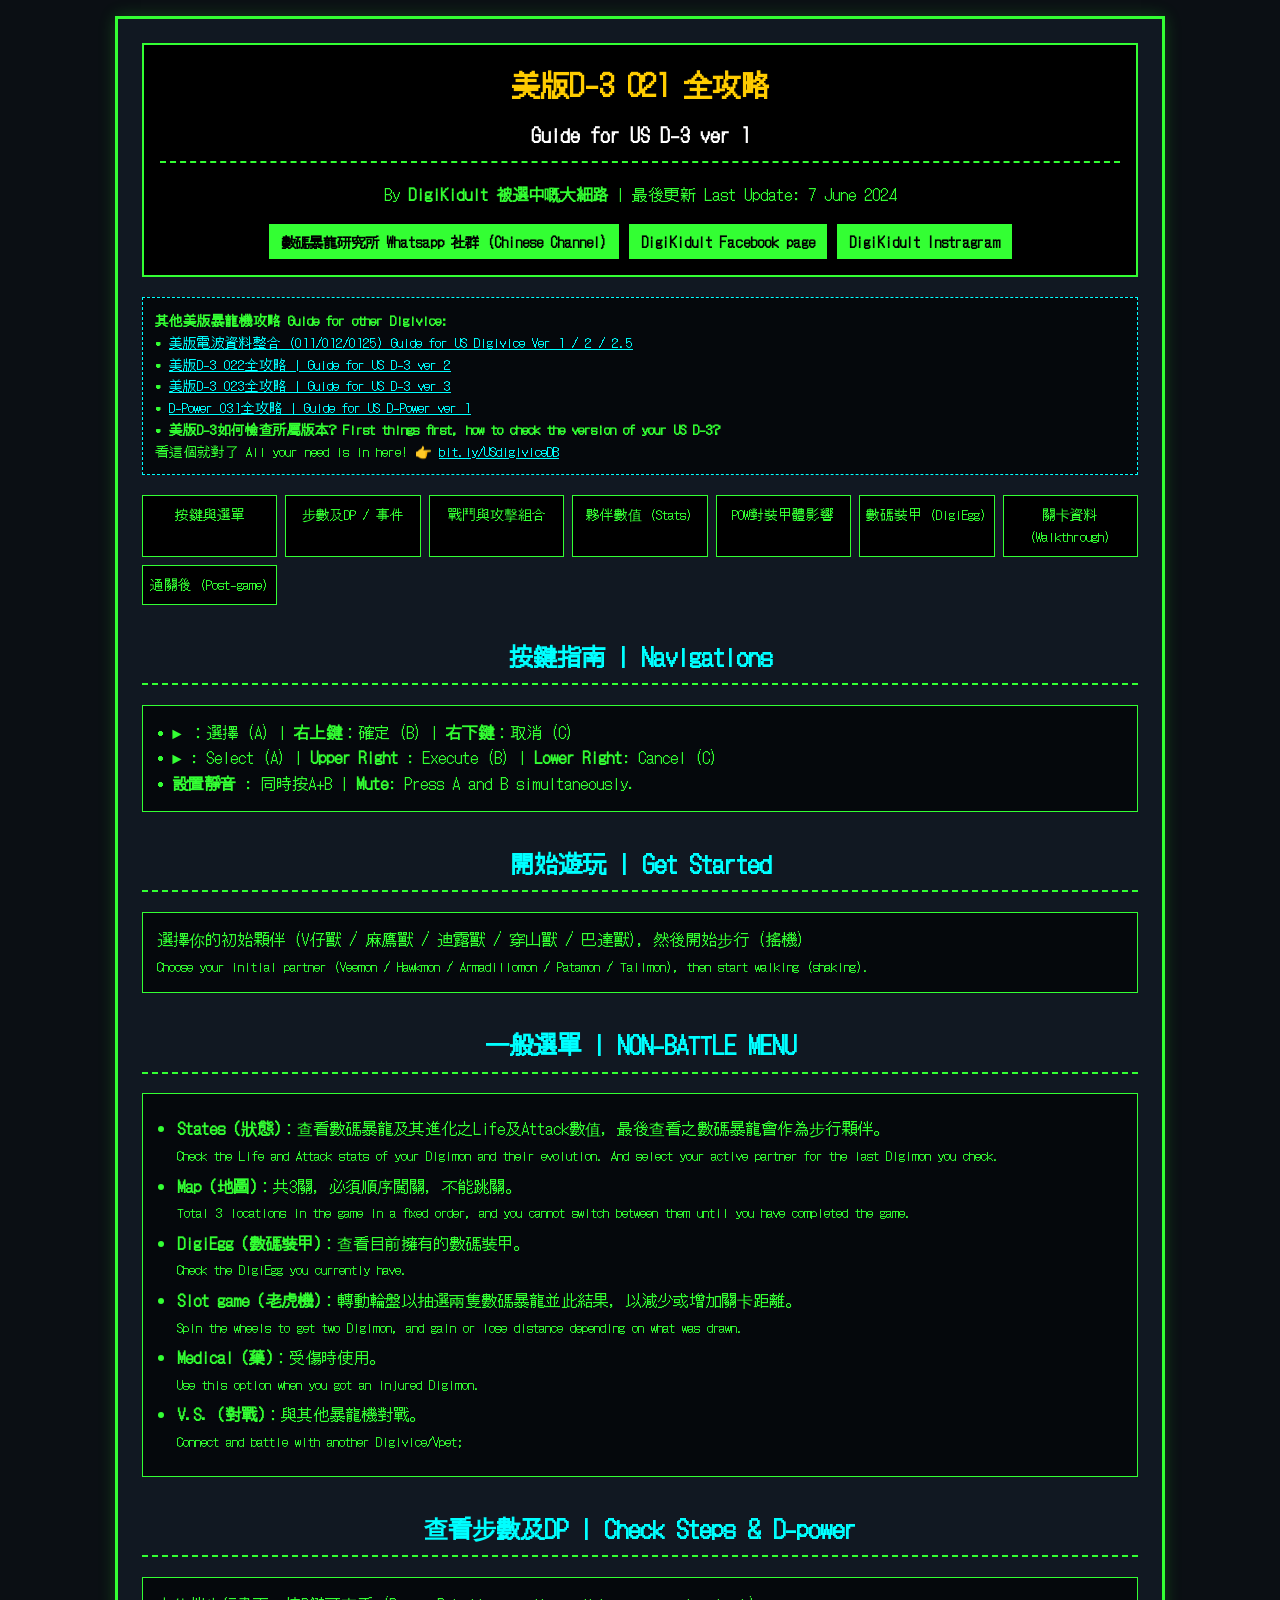
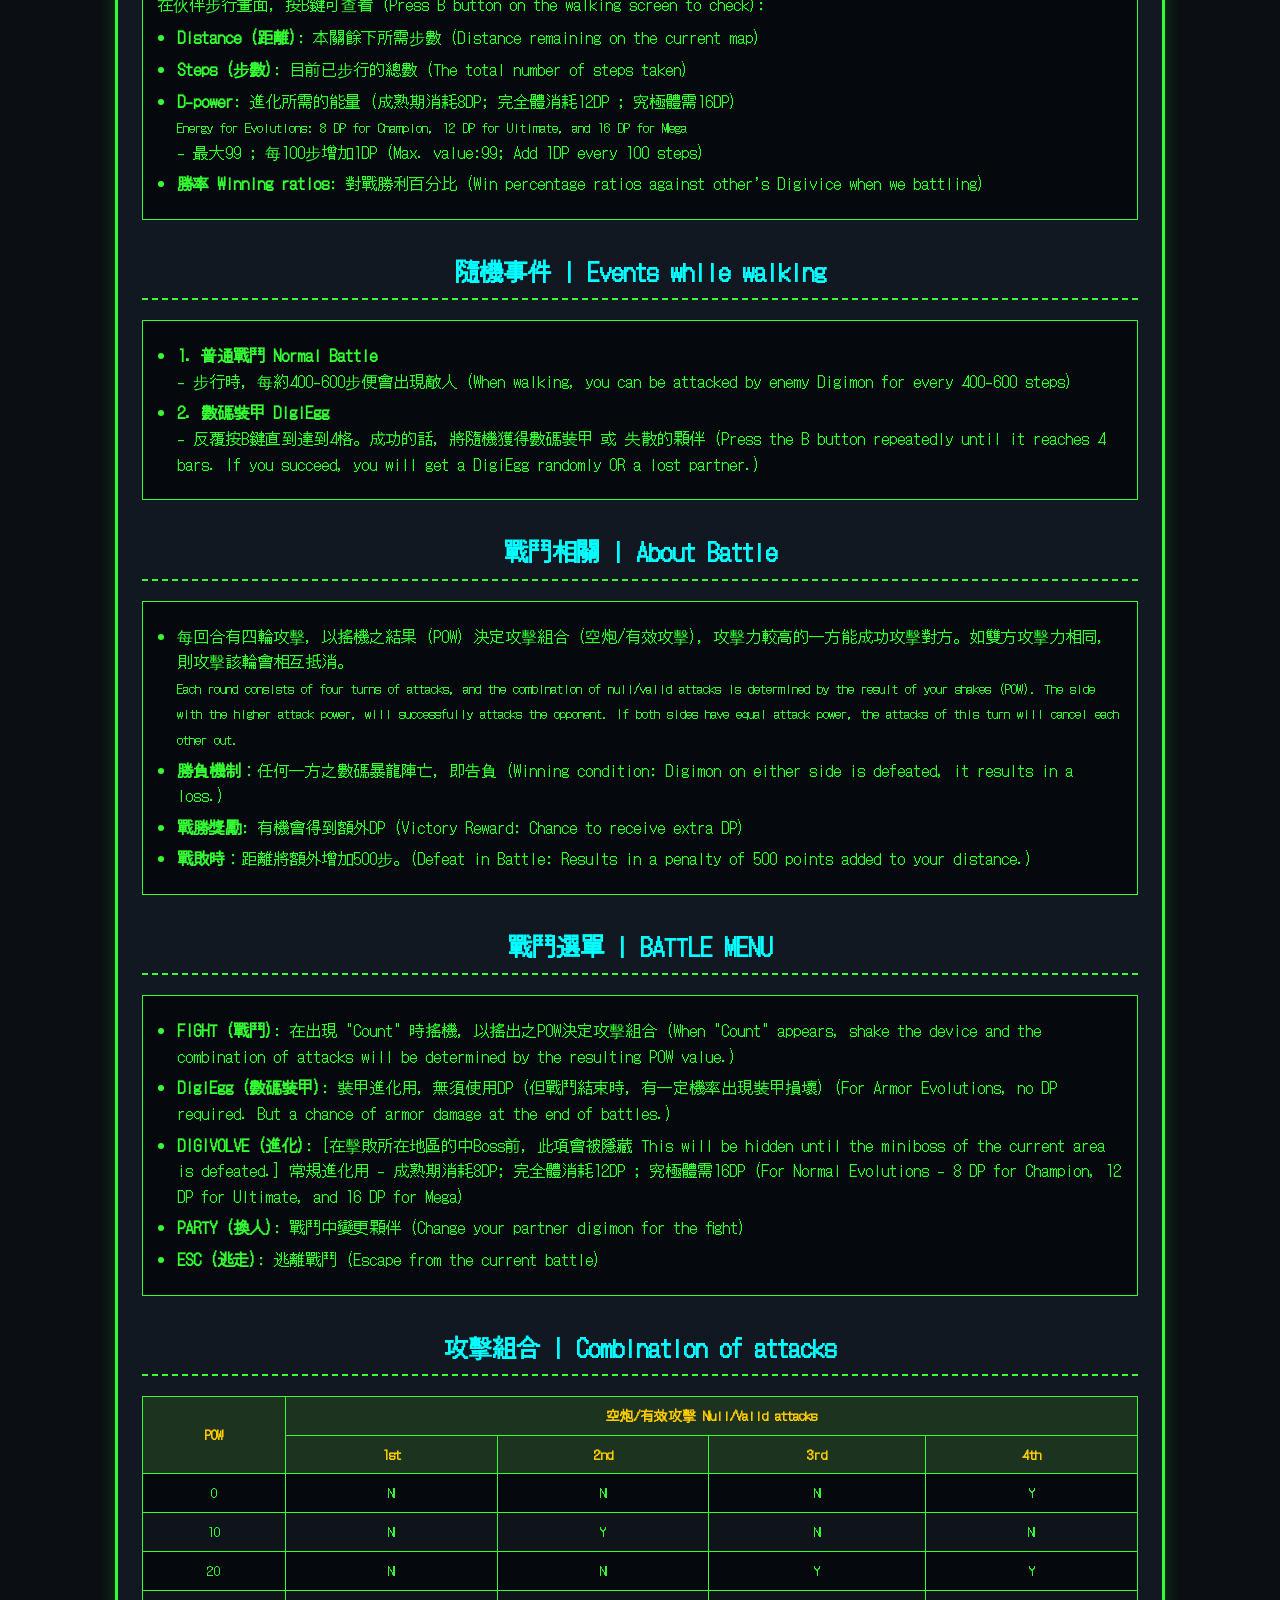
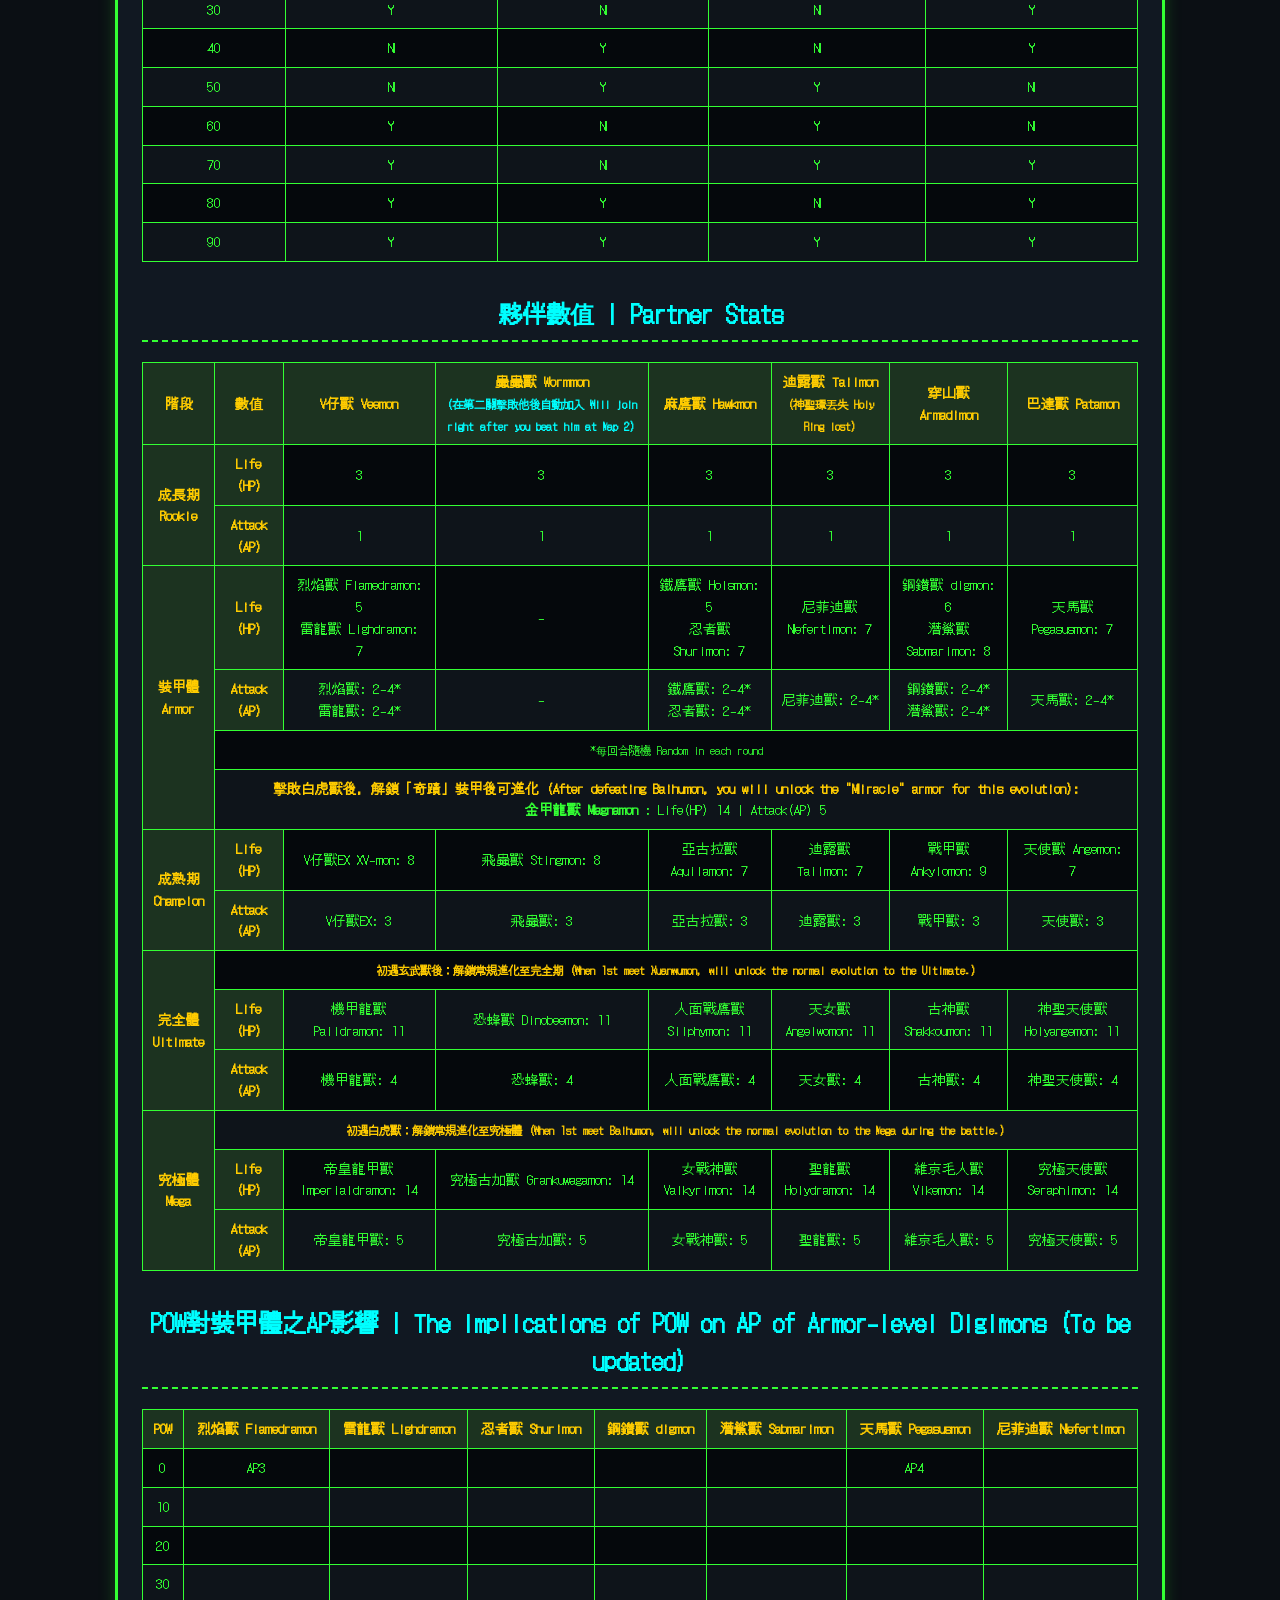
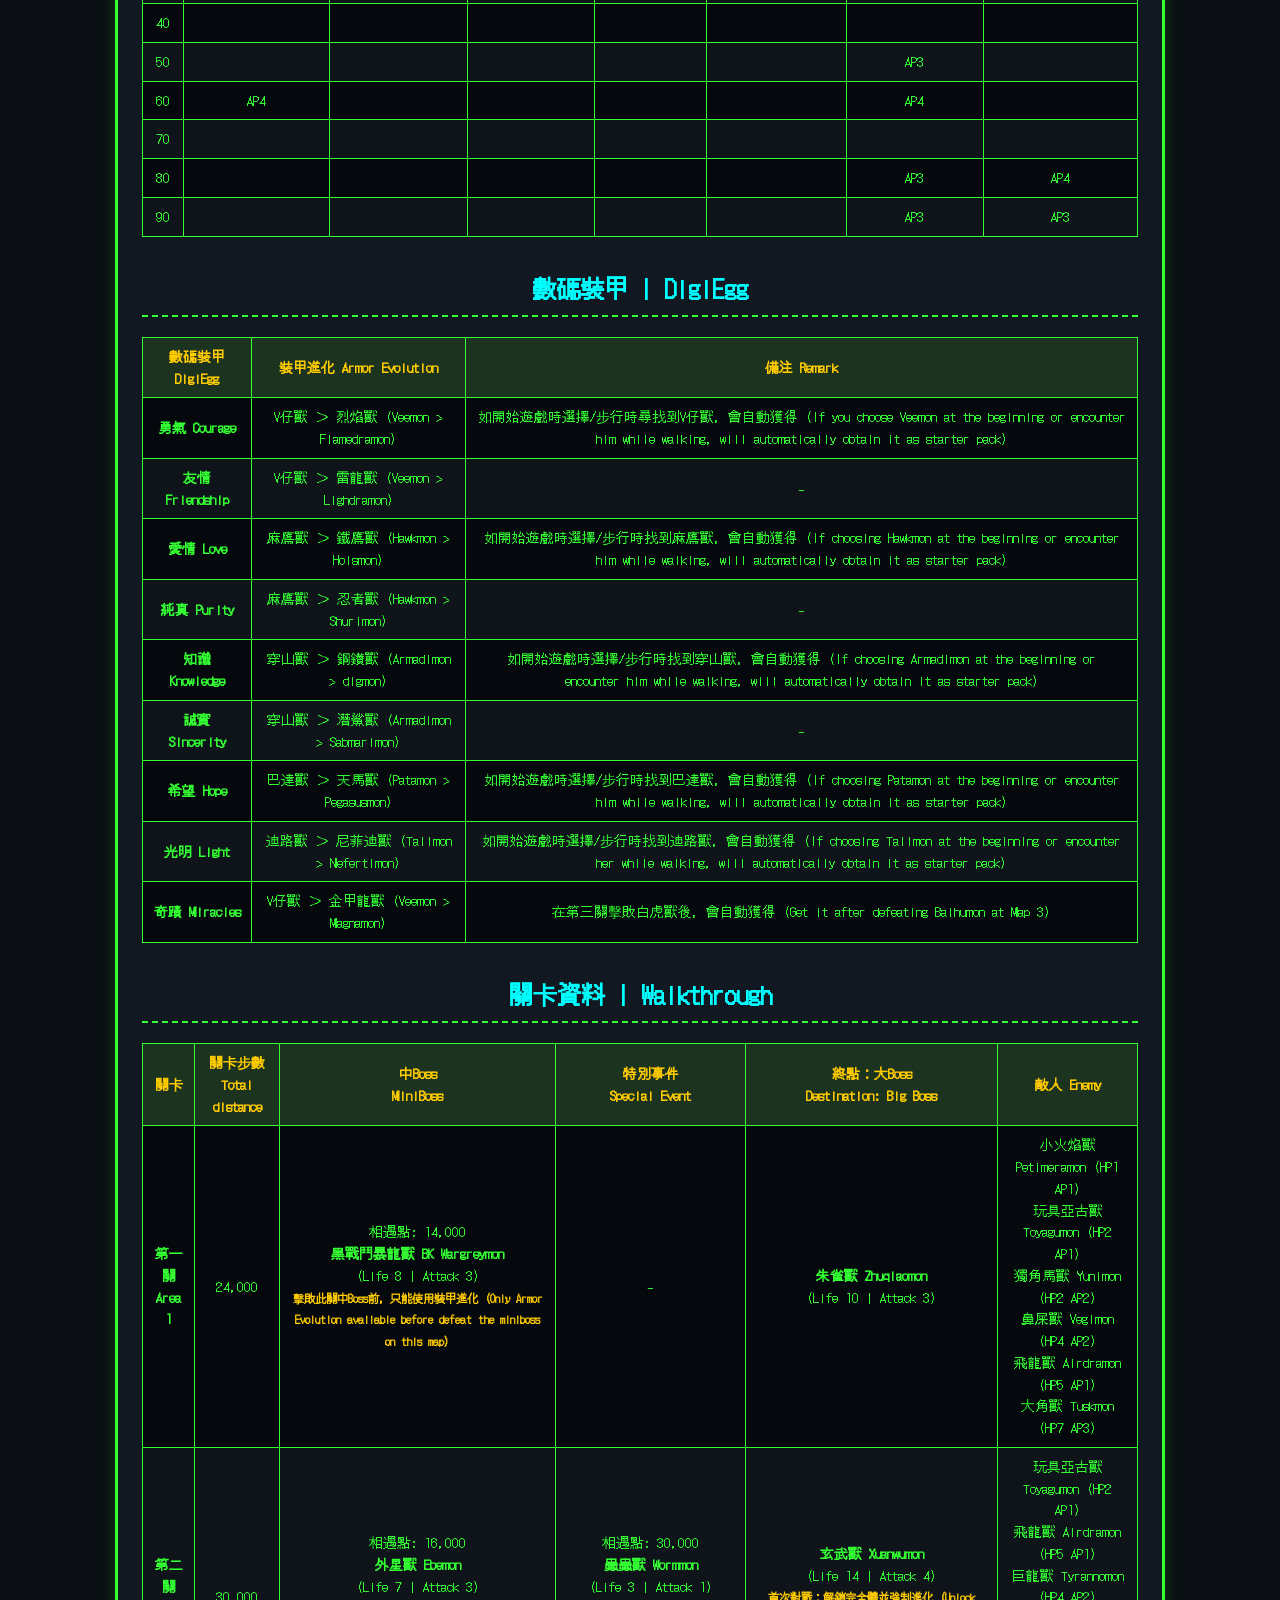
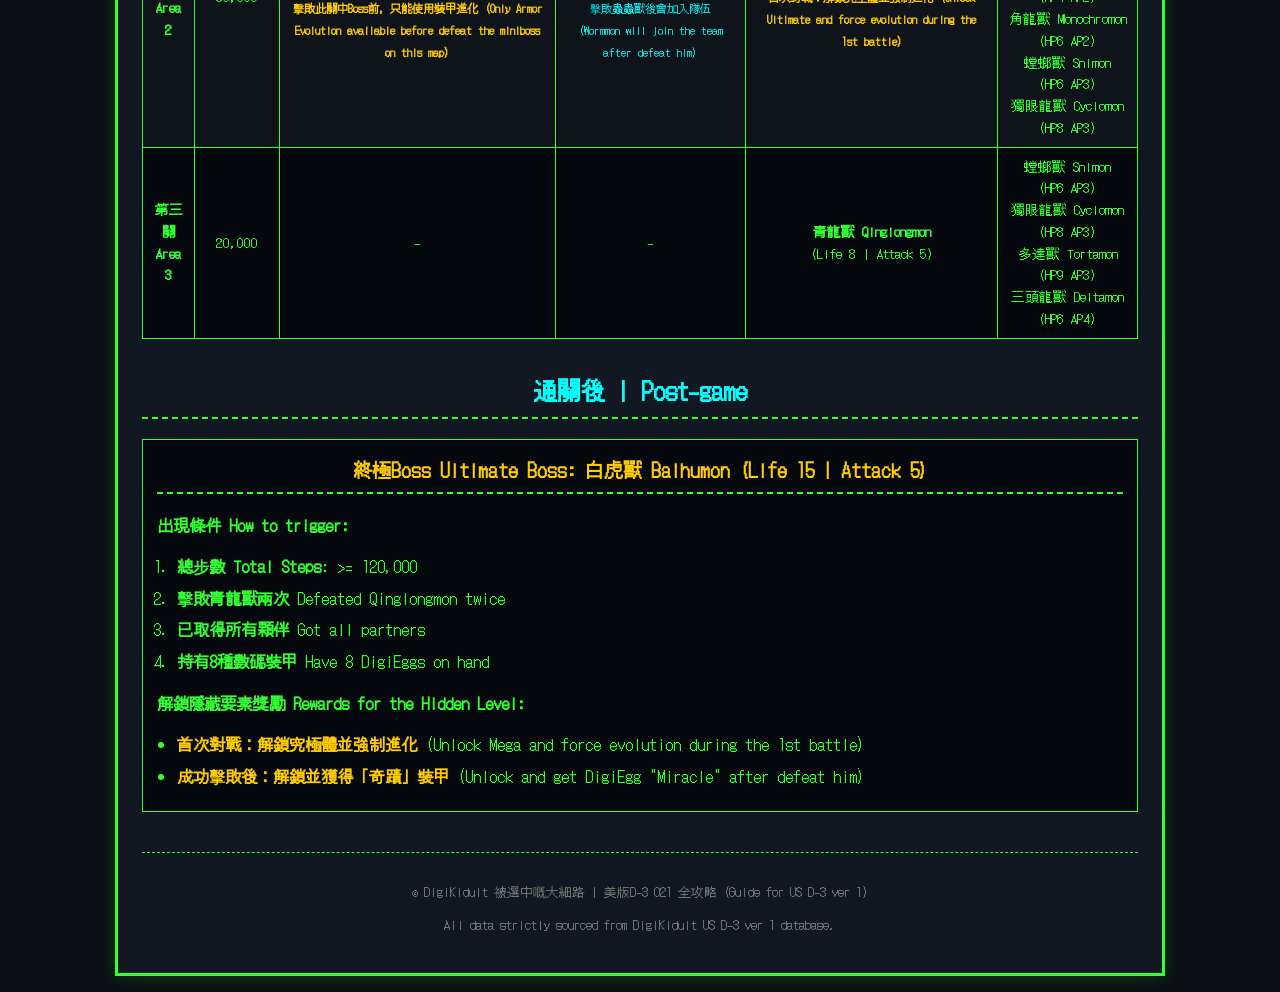
<file: 021d3.html>
<!DOCTYPE html>
<html lang="zh-HK">
<head>
    <meta charset="UTF-8">
    <meta name="viewport" content="width=device-width, initial-scale=1.0">
    <title>美版D-3 021 全攻略 | Guide for US D-3 ver 1 - DigiKidult</title>
    <link href="https://fonts.googleapis.com/css2?family=DotGothic16&display=swap" rel="stylesheet">
    <style>
        :root {
            --bg-color: #0b0f14;
            --panel-bg: #111822;
            --text-main: #33ff33;
            --cyan-glow: #00ffff;
            --gold-accent: #ffcc00;
            --border-line: #33ff33;
            --table-head-bg: #1c3320;
            --table-alt-row: #0e141a;
        }
        * { box-sizing: border-box; }
        body {
            background-color: var(--bg-color);
            color: var(--text-main);
            font-family: 'DotGothic16', monospace, sans-serif;
            margin: 0;
            padding: 16px;
            line-height: 1.6;
        }
        .container {
            max-width: 1050px;
            margin: 0 auto;
            border: 3px solid var(--border-line);
            padding: 24px;
            background-color: var(--panel-bg);
            box-shadow: 0 0 16px rgba(51, 255, 51, 0.2);
        }
        h1, h2, h3 {
            text-align: center;
            border-bottom: 2px dashed var(--border-line);
            padding-bottom: 8px;
            margin-top: 32px;
            color: var(--cyan-glow);
        }
        h1 {
            color: var(--gold-accent);
            font-size: 1.8rem;
            margin-top: 0;
        }
        .header-box {
            text-align: center;
            border: 2px solid var(--border-line);
            padding: 16px;
            margin-bottom: 20px;
            background: #000;
        }
        .social-links {
            display: flex;
            justify-content: center;
            gap: 10px;
            margin-top: 12px;
            flex-wrap: wrap;
        }
        .social-btn {
            background-color: var(--text-main);
            color: #000;
            padding: 6px 12px;
            text-decoration: none;
            font-weight: bold;
            font-size: 0.9rem;
        }
        .social-btn:hover {
            background-color: #fff;
            color: #000;
        }
        .other-guides {
            background-color: #05080c;
            border: 1px dashed var(--cyan-glow);
            padding: 12px;
            margin: 16px 0;
            font-size: 0.85rem;
        }
        .other-guides a {
            color: var(--cyan-glow);
            margin-right: 12px;
            display: inline-block;
        }
        .nav-grid {
            display: grid;
            grid-template-columns: repeat(auto-fit, minmax(130px, 1fr));
            gap: 8px;
            margin: 20px 0;
        }
        .nav-grid a {
            text-align: center;
            border: 1px solid var(--border-line);
            color: var(--text-main);
            padding: 8px 4px;
            text-decoration: none;
            font-size: 0.85rem;
            background: #000;
        }
        .nav-grid a:hover {
            background-color: var(--text-main);
            color: #000;
        }
        .table-responsive {
            overflow-x: auto;
            margin: 16px 0 24px 0;
        }
        table {
            width: 100%;
            border-collapse: collapse;
            font-size: 0.85rem;
            background-color: #05080c;
        }
        th, td {
            border: 1px solid var(--border-line);
            padding: 8px 10px;
            text-align: center;
        }
        th {
            background-color: var(--table-head-bg);
            color: var(--gold-accent);
        }
        tr:nth-child(even) {
            background-color: var(--table-alt-row);
        }
        .box {
            border: 1px solid var(--border-line);
            padding: 14px;
            margin: 16px 0;
            background: #05080c;
        }
        .highlight {
            color: var(--gold-accent);
            font-weight: bold;
        }
        .cyan {
            color: var(--cyan-glow);
        }
        ul, ol {
            padding-left: 20px;
            margin: 8px 0;
        }
        li {
            margin-bottom: 6px;
        }
        .footer {
            text-align: center;
            margin-top: 40px;
            border-top: 1px dashed var(--border-line);
            padding-top: 16px;
            font-size: 0.8rem;
            color: #777;
        }
    </style>
</head>
<body>

<div class="container">
    <!-- Header -->
    <div class="header-box">
        <h1>美版D-3 021 全攻略<br><span style="font-size: 1.2rem; color: #fff;">Guide for US D-3 ver 1</span></h1>
        <p>By <strong>DigiKidult 被選中嘅大細路</strong> | 最後更新 Last Update: 7 June 2024</p>
        <div class="social-links">
            <a class="social-btn" href="https://chat.whatsapp.com/IIkyFlmj4IUJeGdZ0L3AG2" target="_blank">數碼暴龍研究所 Whatsapp 社群 (Chinese Channel)</a>
            <a class="social-btn" href="https://www.facebook.com/DigiKidult/" target="_blank">DigiKidult Facebook page</a>
            <a class="social-btn" href="https://www.instagram.com/digikidult//" target="_blank">DigiKidult Instragram</a>
        </div>
    </div>

    <!-- 其他美版攻略 -->
    <div class="other-guides">
        <strong>其他美版暴龍機攻略 Guide for other Digivice:</strong><br>
        • <a href="https://bit.ly/USdigiviceguide" target="_blank">美版電波資料整合 (011/012/0125) Guide for US Digivice Ver 1 / 2 / 2.5</a><br>
        • <a href="https://bit.ly/USD-3ver2" target="_blank">美版D-3 022全攻略 | Guide for US D-3 ver 2</a><br>
        • <a href="https://bit.ly/USD-3ver3" target="_blank">美版D-3 023全攻略 | Guide for US D-3 ver 3</a><br>
        • <a href="https://bit.ly/D-powerVer1" target="_blank">D-Power 031全攻略 | Guide for US D-Power ver 1</a><br>
        • <strong>美版D-3如何檢查所屬版本? First things first, how to check the version of your US D-3?</strong><br>
        看這個就對了 All your need is in here! 👉 <a href="https://bit.ly/USdigiviceDB" target="_blank">bit.ly/USdigiviceDB</a>
    </div>

    <!-- 頁面快速導覽 -->
    <div class="nav-grid">
        <a href="#nav-system">按鍵與選單</a>
        <a href="#nav-steps">步數及DP / 事件</a>
        <a href="#nav-battle">戰鬥與攻擊組合</a>
        <a href="#nav-stats">夥伴數值 (Stats)</a>
        <a href="#nav-armor-pow">POW對裝甲體影響</a>
        <a href="#nav-digiegg">數碼裝甲 (DigiEgg)</a>
        <a href="#nav-walkthrough">關卡資料 (Walkthrough)</a>
        <a href="#nav-postgame">通關後 (Post-game)</a>
    </div>

    <!-- 1. 按鍵與選單 -->
    <section id="nav-system">
        <h2>按鍵指南 | Navigations</h2>
        <div class="box">
            • <strong>►</strong> ：選擇 (A) | <strong>右上鍵</strong>：確定 (B) | <strong>右下鍵</strong>：取消 (C)<br>
            • <strong>►</strong> : Select (A) | <strong>Upper Right</strong> : Execute (B) | <strong>Lower Right</strong>: Cancel (C)<br>
            • <strong>設置靜音</strong> : 同時按A+B | <strong>Mute</strong>: Press A and B simultaneously.
        </div>

        <h2>開始遊玩 | Get Started</h2>
        <div class="box">
            選擇你的初始顆伴 (V仔獸 / 麻鷹獸 / 迪露獸 / 穿山獸 / 巴達獸)，然後開始步行 (搖機)<br>
            <small>Choose your initial partner (Veemon / Hawkmon / Armadillomon / Patamon / Tailmon), then start walking (shaking).</small>
        </div>

        <h2>一般選單 | NON-BATTLE MENU</h2>
        <div class="box">
            <ul>
                <li><strong>States（狀態）</strong>：查看數碼暴龍及其進化之Life及Attack數值，最後查看之數碼暴龍會作為步行顆伴。<br><small>Check the Life and Attack stats of your Digimon and their evolution. And select your active partner for the last Digimon you check.</small></li>
                <li><strong>Map（地圖）</strong>：共3關，必須順序闖關，不能跳關。<br><small>Total 3 locations in the game in a fixed order, and you cannot switch between them until you have completed the game.</small></li>
                <li><strong>DigiEgg（數碼裝甲）</strong>：查看目前擁有的數碼裝甲。<br><small>Check the DigiEgg you currently have.</small></li>
                <li><strong>Slot game（老虎機）</strong>：轉動輪盤以抽選兩隻數碼暴龍並此結果，以減少或增加關卡距離。<br><small>Spin the wheels to get two Digimon, and gain or lose distance depending on what was drawn.</small></li>
                <li><strong>Medical（藥）</strong>：受傷時使用。<br><small>Use this option when you got an injured Digimon.</small></li>
                <li><strong>V.S.（對戰）</strong>：與其他暴龍機對戰。<br><small>Connect and battle with another Digivice/Vpet;</small></li>
            </ul>
        </div>
    </section>

    <!-- 2. 步數及DP / 隨機事件 -->
    <section id="nav-steps">
        <h2>查看步數及DP | Check Steps & D-power</h2>
        <div class="box">
            在伙伴步行畫面，按B鍵可查看 (Press B button on the walking screen to check):
            <ul>
                <li><strong>Distance (距離)</strong>: 本關餘下所需步數 (Distance remaining on the current map)</li>
                <li><strong>Steps (步數)</strong>: 目前已步行的總數 (The total number of steps taken)</li>
                <li><strong>D-power</strong>: 進化所需的能量 (成熟期消耗8DP; 完全體消耗12DP ; 究極體需16DP)<br><small>Energy for Evolutions: 8 DP for Champion, 12 DP for Ultimate, and 16 DP for Mega</small><br>- 最大99 ; 每100步增加1DP (Max. value:99; Add 1DP every 100 steps)</li>
                <li><strong>勝率 Winning ratios</strong>: 對戰勝利百分比 (Win percentage ratios against other’s Digivice when we battling)</li>
            </ul>
        </div>

        <h2>隨機事件 | Events while walking</h2>
        <div class="box">
            <ul>
                <li><strong>1. 普通戰鬥 Normal Battle</strong><br>- 步行時，每約400-600步便會出現敵人 (When walking, you can be attacked by enemy Digimon for every 400-600 steps)</li>
                <li><strong>2. 數碼裝甲 DigiEgg</strong><br>- 反覆按B鍵直到達到4格。成功的話，將隨機獲得數碼裝甲 或 失散的顆伴 (Press the B button repeatedly until it reaches 4 bars. If you succeed, you will get a DigiEgg randomly OR a lost partner.)</li>
            </ul>
        </div>
    </section>

    <!-- 3. 戰鬥與攻擊組合 -->
    <section id="nav-battle">
        <h2>戰鬥相關 | About Battle</h2>
        <div class="box">
            <ul>
                <li>每回合有四輪攻擊，以搖機之結果 (POW) 決定攻擊組合 (空炮/有效攻擊)，攻擊力較高的一方能成功攻擊對方。如雙方攻擊力相同，則攻擊該輪會相互抵消。<br><small>Each round consists of four turns of attacks, and the combination of null/vaild attacks is determined by the result of your shakes (POW). The side with the higher attack power, will successfully attacks the opponent. If both sides have equal attack power, the attacks of this turn will cancel each other out.</small></li>
                <li><strong>勝負機制</strong>：任何一方之數碼暴龍陣亡，即告負 (Winning condition: Digimon on either side is defeated, it results in a loss.)</li>
                <li><strong>戰勝獎勵</strong>: 有機會得到額外DP (Victory Reward: Chance to receive extra DP)</li>
                <li><strong>戰敗時</strong>：距離將額外增加500步。(Defeat in Battle: Results in a penalty of 500 points added to your distance.)</li>
            </ul>
        </div>

        <h2>戰鬥選單 | BATTLE MENU</h2>
        <div class="box">
            <ul>
                <li><strong>FIGHT (戰鬥)</strong>: 在出現 "Count" 時搖機，以搖出之POW決定攻擊組合 (When "Count" appears, shake the device and the combination of attacks will be determined by the resulting POW value.)</li>
                <li><strong>DigiEgg (數碼裝甲)</strong>: 裝甲進化用，無須使用DP (但戰鬥結束時，有一定機率出現裝甲損壞) (For Armor Evolutions, no DP required. But a chance of armor damage at the end of battles.)</li>
                <li><strong>DIGIVOLVE (進化)</strong>: [在擊敗所在地區的中Boss前，此項會被隱藏 This will be hidden until the miniboss of the current area is defeated.] 常規進化用 - 成熟期消耗8DP; 完全體消耗12DP ; 究極體需16DP (For Normal Evolutions - 8 DP for Champion, 12 DP for Ultimate, and 16 DP for Mega)</li>
                <li><strong>PARTY (換人)</strong>: 戰鬥中變更顆伴 (Change your partner digimon for the fight)</li>
                <li><strong>ESC (逃走)</strong>: 逃離戰鬥 (Escape from the current battle)</li>
            </ul>
        </div>

        <h2>攻擊組合 | Combination of attacks</h2>
        <div class="table-responsive">
            <table>
                <thead>
                    <tr>
                        <th rowspan="2">POW</th>
                        <th colspan="4">空炮/有效攻擊 Null/Vaild attacks</th>
                    </tr>
                    <tr>
                        <th>1st</th>
                        <th>2nd</th>
                        <th>3rd</th>
                        <th>4th</th>
                    </tr>
                </thead>
                <tbody>
                    <tr><td>0</td><td>N</td><td>N</td><td>N</td><td>Y</td></tr>
                    <tr><td>10</td><td>N</td><td>Y</td><td>N</td><td>N</td></tr>
                    <tr><td>20</td><td>N</td><td>N</td><td>Y</td><td>Y</td></tr>
                    <tr><td>30</td><td>Y</td><td>N</td><td>N</td><td>Y</td></tr>
                    <tr><td>40</td><td>N</td><td>Y</td><td>N</td><td>Y</td></tr>
                    <tr><td>50</td><td>N</td><td>Y</td><td>Y</td><td>N</td></tr>
                    <tr><td>60</td><td>Y</td><td>N</td><td>Y</td><td>N</td></tr>
                    <tr><td>70</td><td>Y</td><td>N</td><td>Y</td><td>Y</td></tr>
                    <tr><td>80</td><td>Y</td><td>Y</td><td>N</td><td>Y</td></tr>
                    <tr><td>90</td><td>Y</td><td>Y</td><td>Y</td><td>Y</td></tr>
                </tbody>
            </table>
        </div>
    </section>

    <!-- 4. 夥伴數值 -->
    <section id="nav-stats">
        <h2>夥伴數值 | Partner Stats</h2>
        <div class="table-responsive">
            <table>
                <thead>
                    <tr>
                        <th>階段</th>
                        <th>數值</th>
                        <th>V仔獸 Veemon</th>
                        <th>蟲蟲獸 Wormmon<br><small class="cyan">(在第二關擊敗他後自動加入 Will join right after you beat him at Map 2)</small></th>
                        <th>麻鷹獸 Hawkmon</th>
                        <th>迪露獸 Tailmon<br><small>(神聖環丟失 Holy Ring lost)</small></th>
                        <th>穿山獸 Armadimon</th>
                        <th>巴達獸 Patamon</th>
                    </tr>
                </thead>
                <tbody>
                    <!-- 成長期 -->
                    <tr>
                        <th rowspan="2">成長期<br>Rookie</th>
                        <th>Life (HP)</th>
                        <td>3</td>
                        <td>3</td>
                        <td>3</td>
                        <td>3</td>
                        <td>3</td>
                        <td>3</td>
                    </tr>
                    <tr>
                        <th>Attack (AP)</th>
                        <td>1</td>
                        <td>1</td>
                        <td>1</td>
                        <td>1</td>
                        <td>1</td>
                        <td>1</td>
                    </tr>
                    <!-- 裝甲體 -->
                    <tr>
                        <th rowspan="4">裝甲體<br>Armor</th>
                        <th>Life (HP)</th>
                        <td>
                            烈焰獸 Flamedramon: 5<br>
                            雷龍獸 Lighdramon: 7
                        </td>
                        <td>-</td>
                        <td>
                            鐵鷹獸 Holsmon: 5<br>
                            忍者獸 Shurimon: 7
                        </td>
                        <td>尼菲迪獸 Nefertimon: 7</td>
                        <td>
                            鋼鑽獸 digmon: 6<br>
                            潛鯊獸 Sabmarimon: 8
                        </td>
                        <td>天馬獸 Pegasusmon: 7</td>
                    </tr>
                    <tr>
                        <th>Attack (AP)</th>
                        <td>
                            烈焰獸: 2-4*<br>
                            雷龍獸: 2-4*
                        </td>
                        <td>-</td>
                        <td>
                            鐵鷹獸: 2-4*<br>
                            忍者獸: 2-4*
                        </td>
                        <td>尼菲迪獸: 2-4*</td>
                        <td>
                            鋼鑽獸: 2-4*<br>
                            潛鯊獸: 2-4*
                        </td>
                        <td>天馬獸: 2-4*</td>
                    </tr>
                    <tr>
                        <td colspan="7"><small>*每回合隨機 Random in each round</small></td>
                    </tr>
                    <tr>
                        <td colspan="7">
                            <span class="highlight">擊敗白虎獸後，解鎖「奇蹟」裝甲後可進化 (After defeating Baihumon, you will unlock the "Miracle" armor for this evolution):</span><br>
                            <strong>金甲龍獸 Magnamon</strong> : Life(HP) 14 | Attack(AP) 5
                        </td>
                    </tr>
                    <!-- 成熟期 -->
                    <tr>
                        <th rowspan="2">成熟期<br>Champion</th>
                        <th>Life (HP)</th>
                        <td>V仔獸EX XV-mon: 8</td>
                        <td>飛蟲獸 Stingmon: 8</td>
                        <td>亞古拉獸 Aquilamon: 7</td>
                        <td>迪露獸 Tailmon: 7</td>
                        <td>戰甲獸 Ankylomon: 9</td>
                        <td>天使獸 Angemon: 7</td>
                    </tr>
                    <tr>
                        <th>Attack (AP)</th>
                        <td>V仔獸EX: 3</td>
                        <td>飛蟲獸: 3</td>
                        <td>亞古拉獸: 3</td>
                        <td>迪露獸: 3</td>
                        <td>戰甲獸: 3</td>
                        <td>天使獸: 3</td>
                    </tr>
                    <!-- 完全體 -->
                    <tr>
                        <th rowspan="3">完全體<br>Ultimate</th>
                        <td colspan="7"><small class="highlight">初遇玄武獸後：解鎖常規進化至完全期 (When 1st meet Xuanwumon, will unlock the normal evolution to the Ultimate.)</small></td>
                    </tr>
                    <tr>
                        <th>Life (HP)</th>
                        <td>機甲龍獸 Paildramon: 11</td>
                        <td>恐蜂獸 Dinobeemon: 11</td>
                        <td>人面戰鷹獸 Silphymon: 11</td>
                        <td>天女獸 Angelwomon: 11</td>
                        <td>古神獸 Shakkoumon: 11</td>
                        <td>神聖天使獸 Holyangemon: 11</td>
                    </tr>
                    <tr>
                        <th>Attack (AP)</th>
                        <td>機甲龍獸: 4</td>
                        <td>恐蜂獸: 4</td>
                        <td>人面戰鷹獸: 4</td>
                        <td>天女獸: 4</td>
                        <td>古神獸: 4</td>
                        <td>神聖天使獸: 4</td>
                    </tr>
                    <!-- 究極體 -->
                    <tr>
                        <th rowspan="3">究極體<br>Mega</th>
                        <td colspan="7"><small class="highlight">初遇白虎獸：解鎖常規進化至究極體 (When 1st meet Baihumon, will unlock the normal evolution to the Mega during the battle.)</small></td>
                    </tr>
                    <tr>
                        <th>Life (HP)</th>
                        <td>帝皇龍甲獸 Imperialdramon: 14</td>
                        <td>究極古加獸 Grankuwagamon: 14</td>
                        <td>女戰神獸 Valkyrimon: 14</td>
                        <td>聖龍獸 Holydramon: 14</td>
                        <td>維京毛人獸 Vikemon: 14</td>
                        <td>究極天使獸 Seraphimon: 14</td>
                    </tr>
                    <tr>
                        <th>Attack (AP)</th>
                        <td>帝皇龍甲獸: 5</td>
                        <td>究極古加獸: 5</td>
                        <td>女戰神獸: 5</td>
                        <td>聖龍獸: 5</td>
                        <td>維京毛人獸: 5</td>
                        <td>究極天使獸: 5</td>
                    </tr>
                </tbody>
            </table>
        </div>
    </section>

    <!-- 5. POW 對裝甲體之 AP 影響 -->
    <section id="nav-armor-pow">
        <h2>POW對裝甲體之AP影響 | The implications of POW on AP of Armor-level Digimons (To be updated)</h2>
        <div class="table-responsive">
            <table>
                <thead>
                    <tr>
                        <th>POW</th>
                        <th>烈焰獸 Flamedramon</th>
                        <th>雷龍獸 Lighdramon</th>
                        <th>忍者獸 Shurimon</th>
                        <th>鋼鑽獸 digmon</th>
                        <th>潛鯊獸 Sabmarimon</th>
                        <th>天馬獸 Pegasusmon</th>
                        <th>尼菲迪獸 Nefertimon</th>
                    </tr>
                </thead>
                <tbody>
                    <tr><td>0</td><td>AP3</td><td></td><td></td><td></td><td></td><td>AP4</td><td></td></tr>
                    <tr><td>10</td><td></td><td></td><td></td><td></td><td></td><td></td><td></td></tr>
                    <tr><td>20</td><td></td><td></td><td></td><td></td><td></td><td></td><td></td></tr>
                    <tr><td>30</td><td></td><td></td><td></td><td></td><td></td><td></td><td></td></tr>
                    <tr><td>40</td><td></td><td></td><td></td><td></td><td></td><td></td><td></td></tr>
                    <tr><td>50</td><td></td><td></td><td></td><td></td><td></td><td>AP3</td><td></td></tr>
                    <tr><td>60</td><td>AP4</td><td></td><td></td><td></td><td></td><td>AP4</td><td></td></tr>
                    <tr><td>70</td><td></td><td></td><td></td><td></td><td></td><td></td><td></td></tr>
                    <tr><td>80</td><td></td><td></td><td></td><td></td><td></td><td>AP3</td><td>AP4</td></tr>
                    <tr><td>90</td><td></td><td></td><td></td><td></td><td></td><td>AP3</td><td>AP3</td></tr>
                </tbody>
            </table>
        </div>
    </section>

    <!-- 6. 數碼裝甲 -->
    <section id="nav-digiegg">
        <h2>數碼裝甲 | DigiEgg</h2>
        <div class="table-responsive">
            <table>
                <thead>
                    <tr>
                        <th>數碼裝甲 DigiEgg</th>
                        <th>裝甲進化 Armor Evolution</th>
                        <th>備注 Remark</th>
                    </tr>
                </thead>
                <tbody>
                    <tr>
                        <td><strong>勇氣 Courage</strong></td>
                        <td>V仔獸 ＞ 烈焰獸 (Veemon &gt; Flamedramon)</td>
                        <td>如開始遊戲時選擇/步行時尋找到V仔獸，會自動獲得 (If you choose Veemon at the beginning or encounter him while walking, will automatically obtain it as starter pack)</td>
                    </tr>
                    <tr>
                        <td><strong>友情 Friendship</strong></td>
                        <td>V仔獸 ＞ 雷龍獸 (Veemon &gt; Lighdramon)</td>
                        <td>-</td>
                    </tr>
                    <tr>
                        <td><strong>愛情 Love</strong></td>
                        <td>麻鷹獸 ＞ 鐵鷹獸 (Hawkmon &gt; Holsmon)</td>
                        <td>如開始遊戲時選擇/步行時找到麻鷹獸，會自動獲得 (If choosing Hawkmon at the beginning or encounter him while walking, will automatically obtain it as starter pack)</td>
                    </tr>
                    <tr>
                        <td><strong>純真 Purity</strong></td>
                        <td>麻鷹獸 ＞ 忍者獸 (Hawkmon &gt; Shurimon)</td>
                        <td>-</td>
                    </tr>
                    <tr>
                        <td><strong>知識 Knowledge</strong></td>
                        <td>穿山獸 ＞ 鋼鑽獸 (Armadimon &gt; digmon)</td>
                        <td>如開始遊戲時選擇/步行時找到穿山獸，會自動獲得 (If choosing Armadimon at the beginning or encounter him while walking, will automatically obtain it as starter pack)</td>
                    </tr>
                    <tr>
                        <td><strong>誠實 Sincerity</strong></td>
                        <td>穿山獸 ＞ 潛鯊獸 (Armadimon &gt; Sabmarimon)</td>
                        <td>-</td>
                    </tr>
                    <tr>
                        <td><strong>希望 Hope</strong></td>
                        <td>巴達獸 ＞ 天馬獸 (Patamon &gt; Pegasusmon)</td>
                        <td>如開始遊戲時選擇/步行時找到巴達獸，會自動獲得 (If choosing Patamon at the beginning or encounter him while walking, will automatically obtain it as starter pack)</td>
                    </tr>
                    <tr>
                        <td><strong>光明 Light</strong></td>
                        <td>迪路獸 ＞ 尼菲迪獸 (Tailmon &gt; Nefertimon)</td>
                        <td>如開始遊戲時選擇/步行時找到迪路獸，會自動獲得 (If choosing Tailmon at the beginning or encounter her while walking, will automatically obtain it as starter pack)</td>
                    </tr>
                    <tr>
                        <td><strong>奇蹟 Miracles</strong></td>
                        <td>V仔獸 ＞ 金甲龍獸 (Veemon &gt; Magnamon)</td>
                        <td>在第三關擊敗白虎獸後，會自動獲得 (Get it after defeating Baihumon at Map 3)</td>
                    </tr>
                </tbody>
            </table>
        </div>
    </section>

    <!-- 7. 關卡資料 -->
    <section id="nav-walkthrough">
        <h2>關卡資料 | Walkthrough</h2>
        <div class="table-responsive">
            <table>
                <thead>
                    <tr>
                        <th>關卡</th>
                        <th>關卡步數<br>Total distance</th>
                        <th>中Boss<br>MiniBoss</th>
                        <th>特別事件<br>Special Event</th>
                        <th>終點：大Boss<br>Destination: Big Boss</th>
                        <th>敵人 Enemy</th>
                    </tr>
                </thead>
                <tbody>
                    <tr>
                        <td><strong>第一關<br>Area 1</strong></td>
                        <td>24,000</td>
                        <td>
                            相遇點: 14,000<br>
                            <strong>黑戰鬥暴龍獸 BK Wargreymon</strong><br>(Life 8 | Attack 3)<br>
                            <small class="highlight">擊敗此關中Boss前，只能使用裝甲進化 (Only Armor Evolution available before defeat the miniboss on this map)</small>
                        </td>
                        <td>-</td>
                        <td>
                            <strong>朱雀獸 Zhuqiaomon</strong><br>
                            (Life 10 | Attack 3)
                        </td>
                        <td>
                            小火焰獸 Petimeramon (HP1 AP1)<br>
                            玩具亞古獸 Toyagumon (HP2 AP1)<br>
                            獨角馬獸 Yunimon (HP2 AP2)<br>
                            鼻屎獸 Vegimon (HP4 AP2)<br>
                            飛龍獸 Airdramon (HP5 AP1)<br>
                            大角獸 Tuskmon (HP7 AP3)
                        </td>
                    </tr>
                    <tr>
                        <td><strong>第二關<br>Area 2</strong></td>
                        <td>30,000</td>
                        <td>
                            相遇點: 16,000<br>
                            <strong>外星獸 Ebemon</strong><br>(Life 7 | Attack 3)<br>
                            <small class="highlight">擊敗此關中Boss前，只能使用裝甲進化 (Only Armor Evolution available before defeat the miniboss on this map)</small>
                        </td>
                        <td>
                            相遇點: 30,000<br>
                            <strong>蟲蟲獸 Wormmon</strong><br>(Life 3 | Attack 1)<br>
                            <small class="cyan">擊敗蟲蟲獸後會加入隊伍 (Wormmon will join the team after defeat him)</small>
                        </td>
                        <td>
                            <strong>玄武獸 Xuanwumon</strong><br>
                            (Life 14 | Attack 4)<br>
                            <small class="highlight">首次對戰：解鎖完全體並強制進化 (Unlock Ultimate and force evolution during the 1st battle)</small>
                        </td>
                        <td>
                            玩具亞古獸 Toyagumon (HP2 AP1)<br>
                            飛龍獸 Airdramon (HP5 AP1)<br>
                            巨龍獸 Tyrannomon (HP4 AP2)<br>
                            角龍獸 Monochromon (HP6 AP2)<br>
                            螳螂獸 Snimon (HP6 AP3)<br>
                            獨眼龍獸 Cyclomon (HP8 AP3)
                        </td>
                    </tr>
                    <tr>
                        <td><strong>第三關<br>Area 3</strong></td>
                        <td>20,000</td>
                        <td>-</td>
                        <td>-</td>
                        <td>
                            <strong>青龍獸 Qinglongmon</strong><br>
                            (Life 8 | Attack 5)
                        </td>
                        <td>
                            螳螂獸 Snimon (HP6 AP3)<br>
                            獨眼龍獸 Cyclomon (HP8 AP3)<br>
                            多達獸 Tortamon (HP9 AP3)<br>
                            三頭龍獸 Deltamon (HP6 AP4)
                        </td>
                    </tr>
                </tbody>
            </table>
        </div>
    </section>

    <!-- 8. 通關後 -->
    <section id="nav-postgame">
        <h2>通關後 | Post-game</h2>
        <div class="box">
            <h3 style="margin-top: 0; color: var(--gold-accent);">終極Boss Ultimate Boss: 白虎獸 Baihumon (Life 15 | Attack 5)</h3>
            <p><strong>出現條件 How to trigger:</strong></p>
            <ol>
                <li><strong>總步數 Total Steps</strong>: &gt;= 120,000</li>
                <li><strong>擊敗青龍獸兩次</strong> Defeated Qinglongmon twice</li>
                <li><strong>已取得所有顆伴</strong> Got all partners</li>
                <li><strong>持有8種數碼裝甲</strong> Have 8 DigiEggs on hand</li>
            </ol>
            <p><strong>解鎖隱藏要素獎勵 Rewards for the Hidden Level:</strong></p>
            <ul>
                <li><span class="highlight">首次對戰：解鎖究極體並強制進化</span> (Unlock Mega and force evolution during the 1st battle)</li>
                <li><span class="highlight">成功擊敗後：解鎖並獲得「奇蹟」裝甲</span> (Unlock and get DigiEgg "Miracle" after defeat him)</li>
            </ul>
        </div>
    </section>

    <!-- Footer -->
    <div class="footer">
        <p>© DigiKidult 被選中嘅大細路 | 美版D-3 021 全攻略 (Guide for US D-3 ver 1)</p>
        <p>All data strictly sourced from DigiKidult US D-3 ver 1 database.</p>
    </div>
</div>

</body>
</html>
</file>
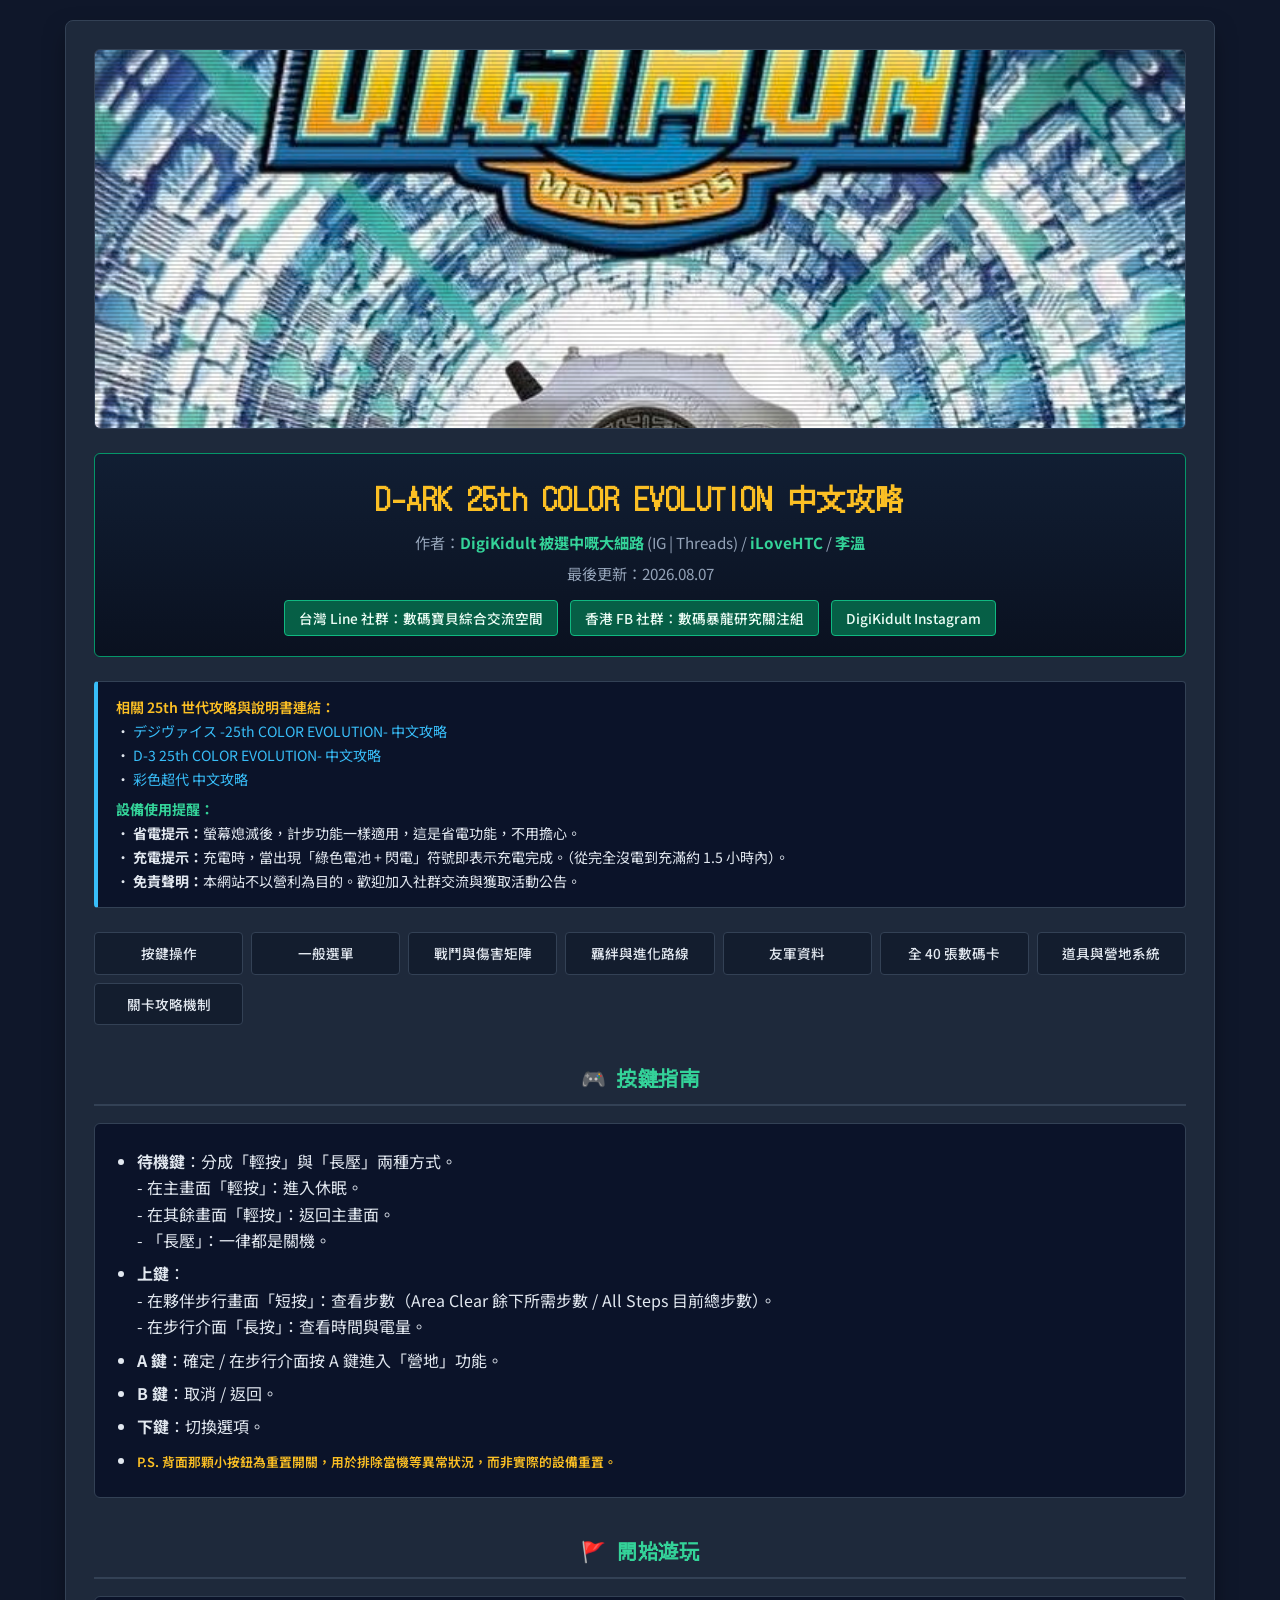
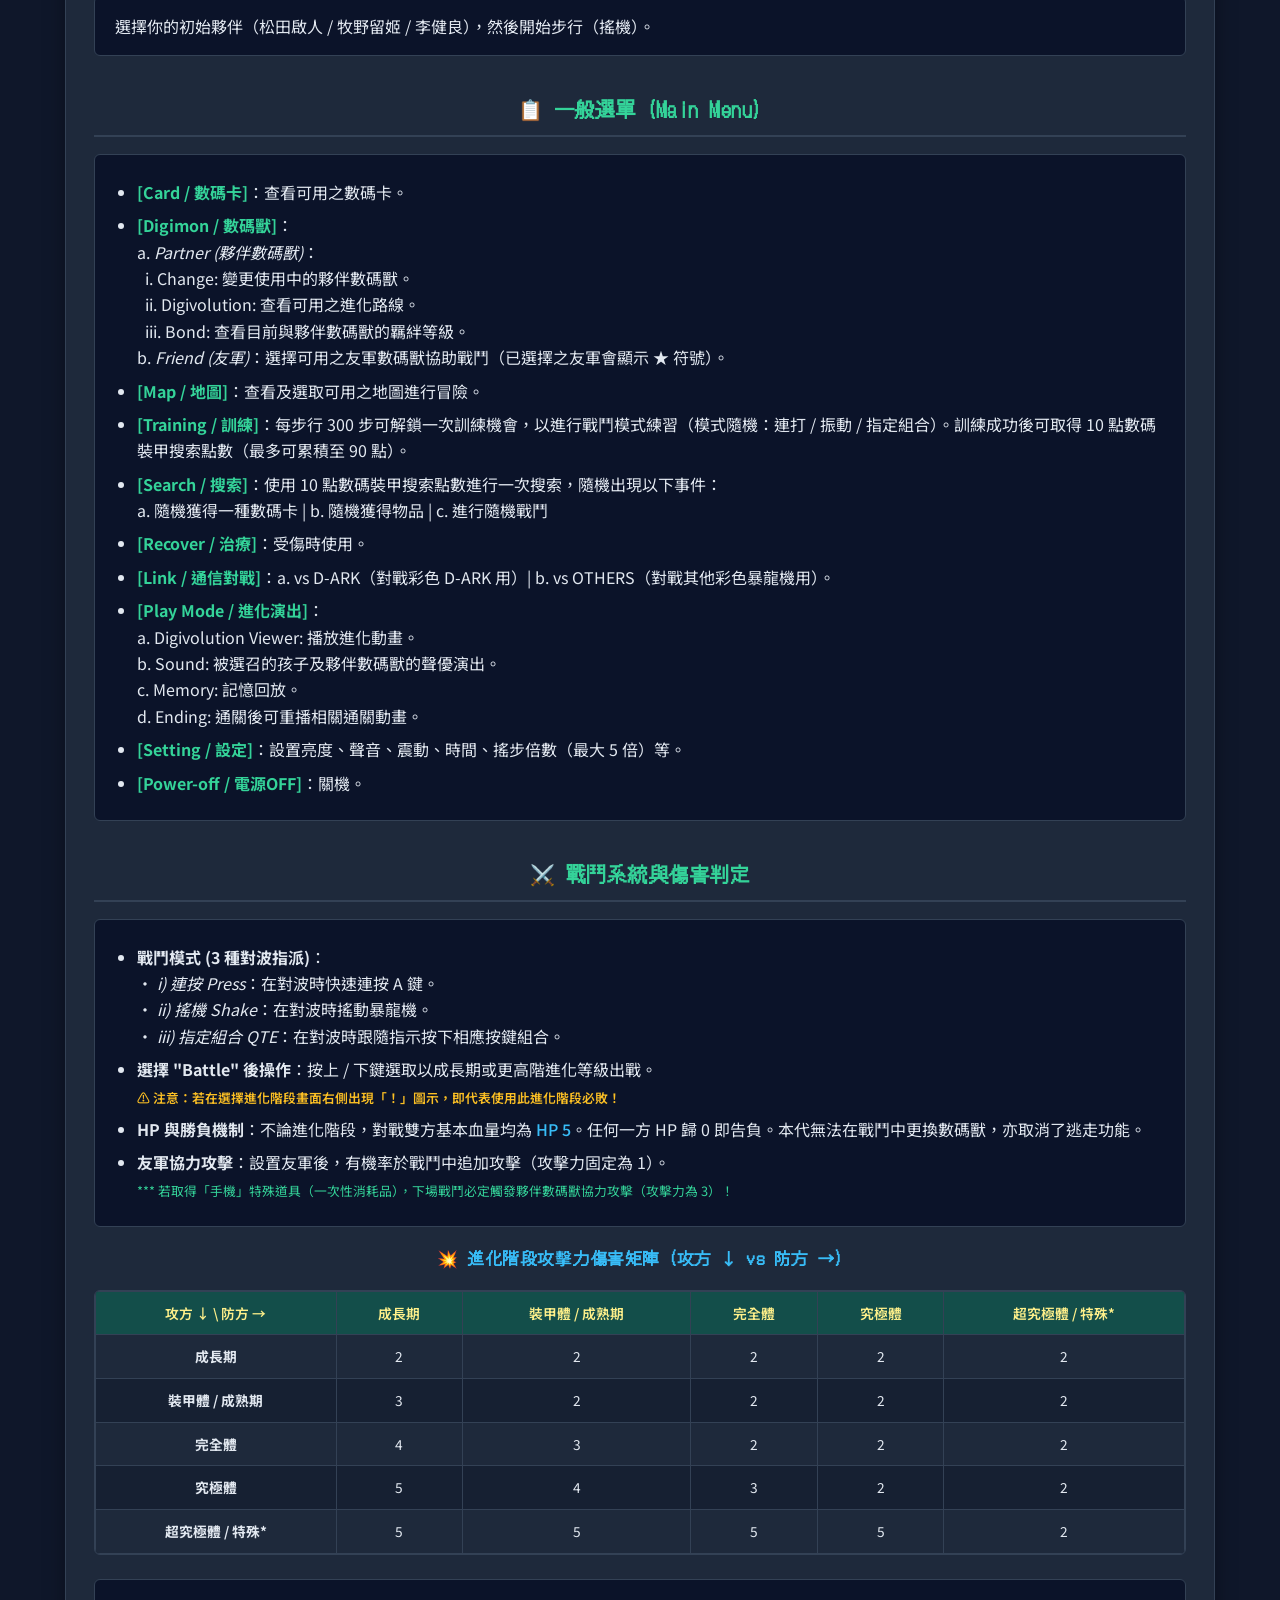
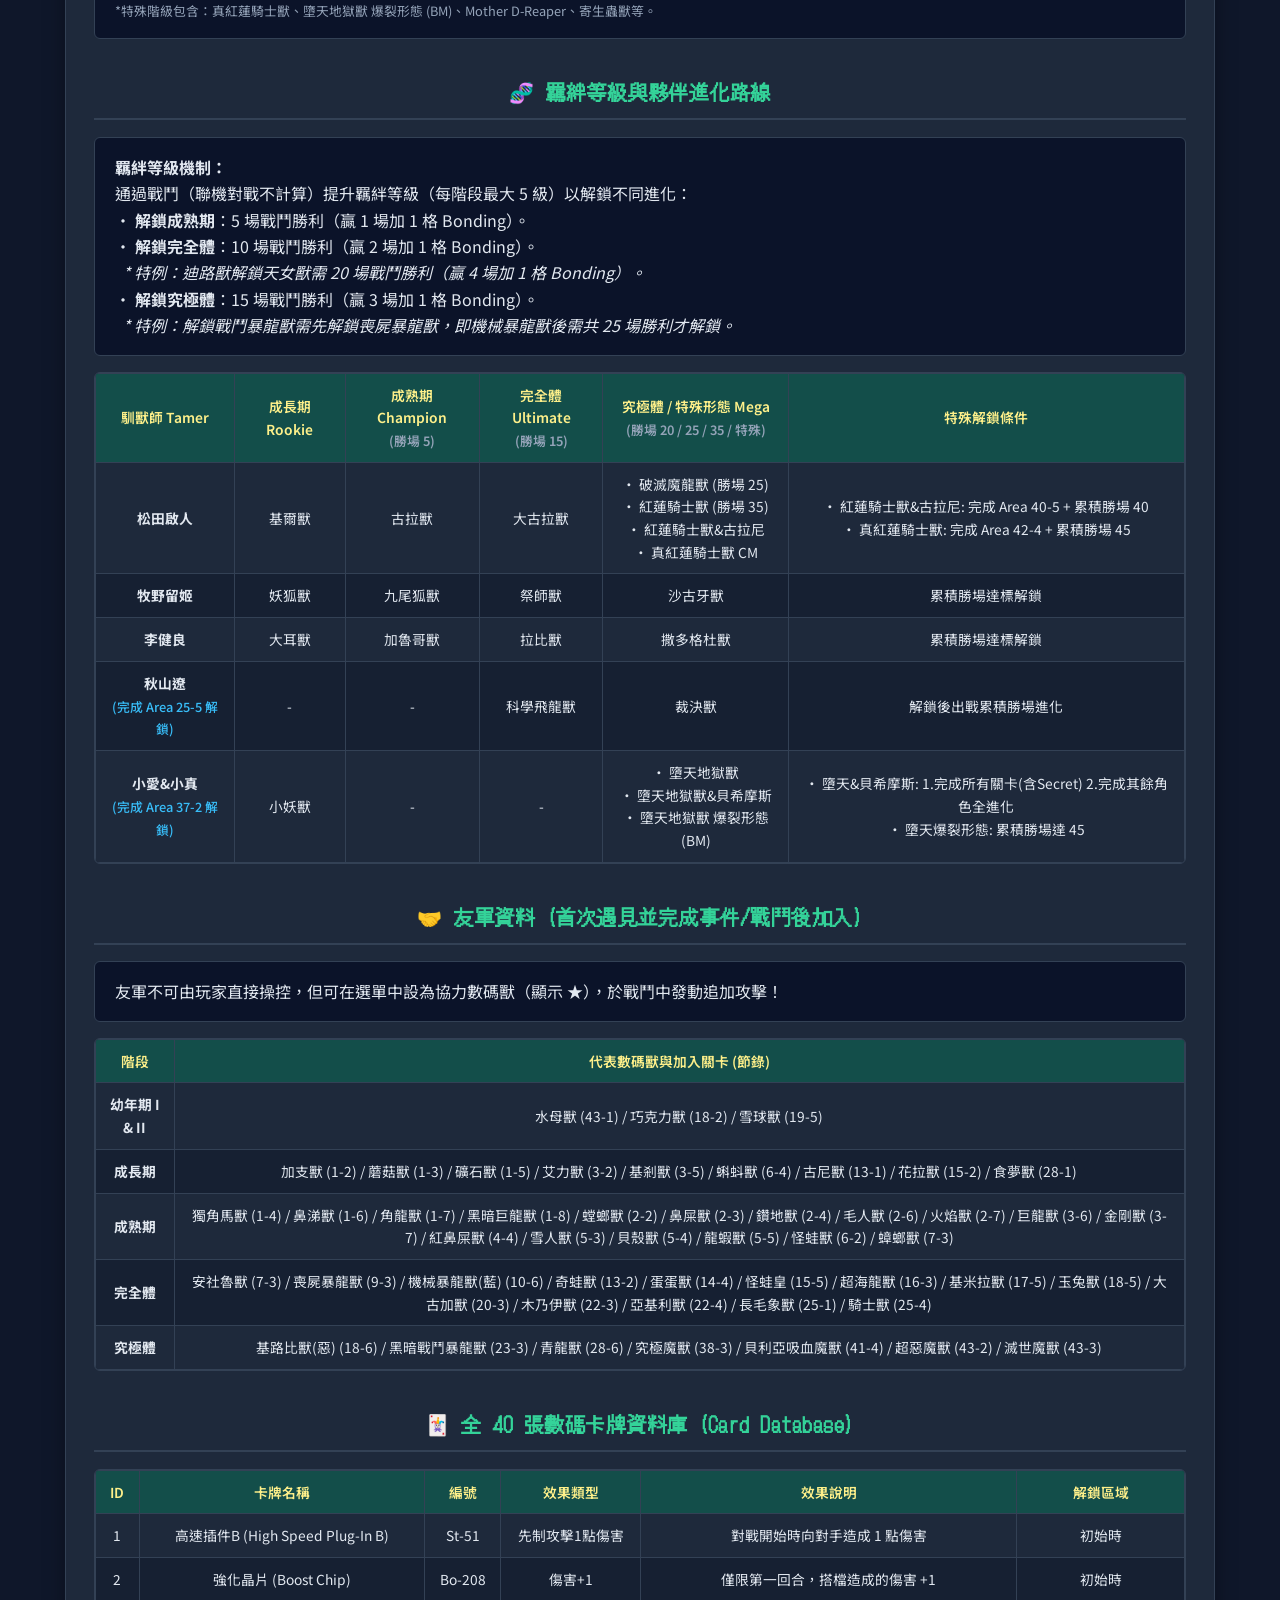
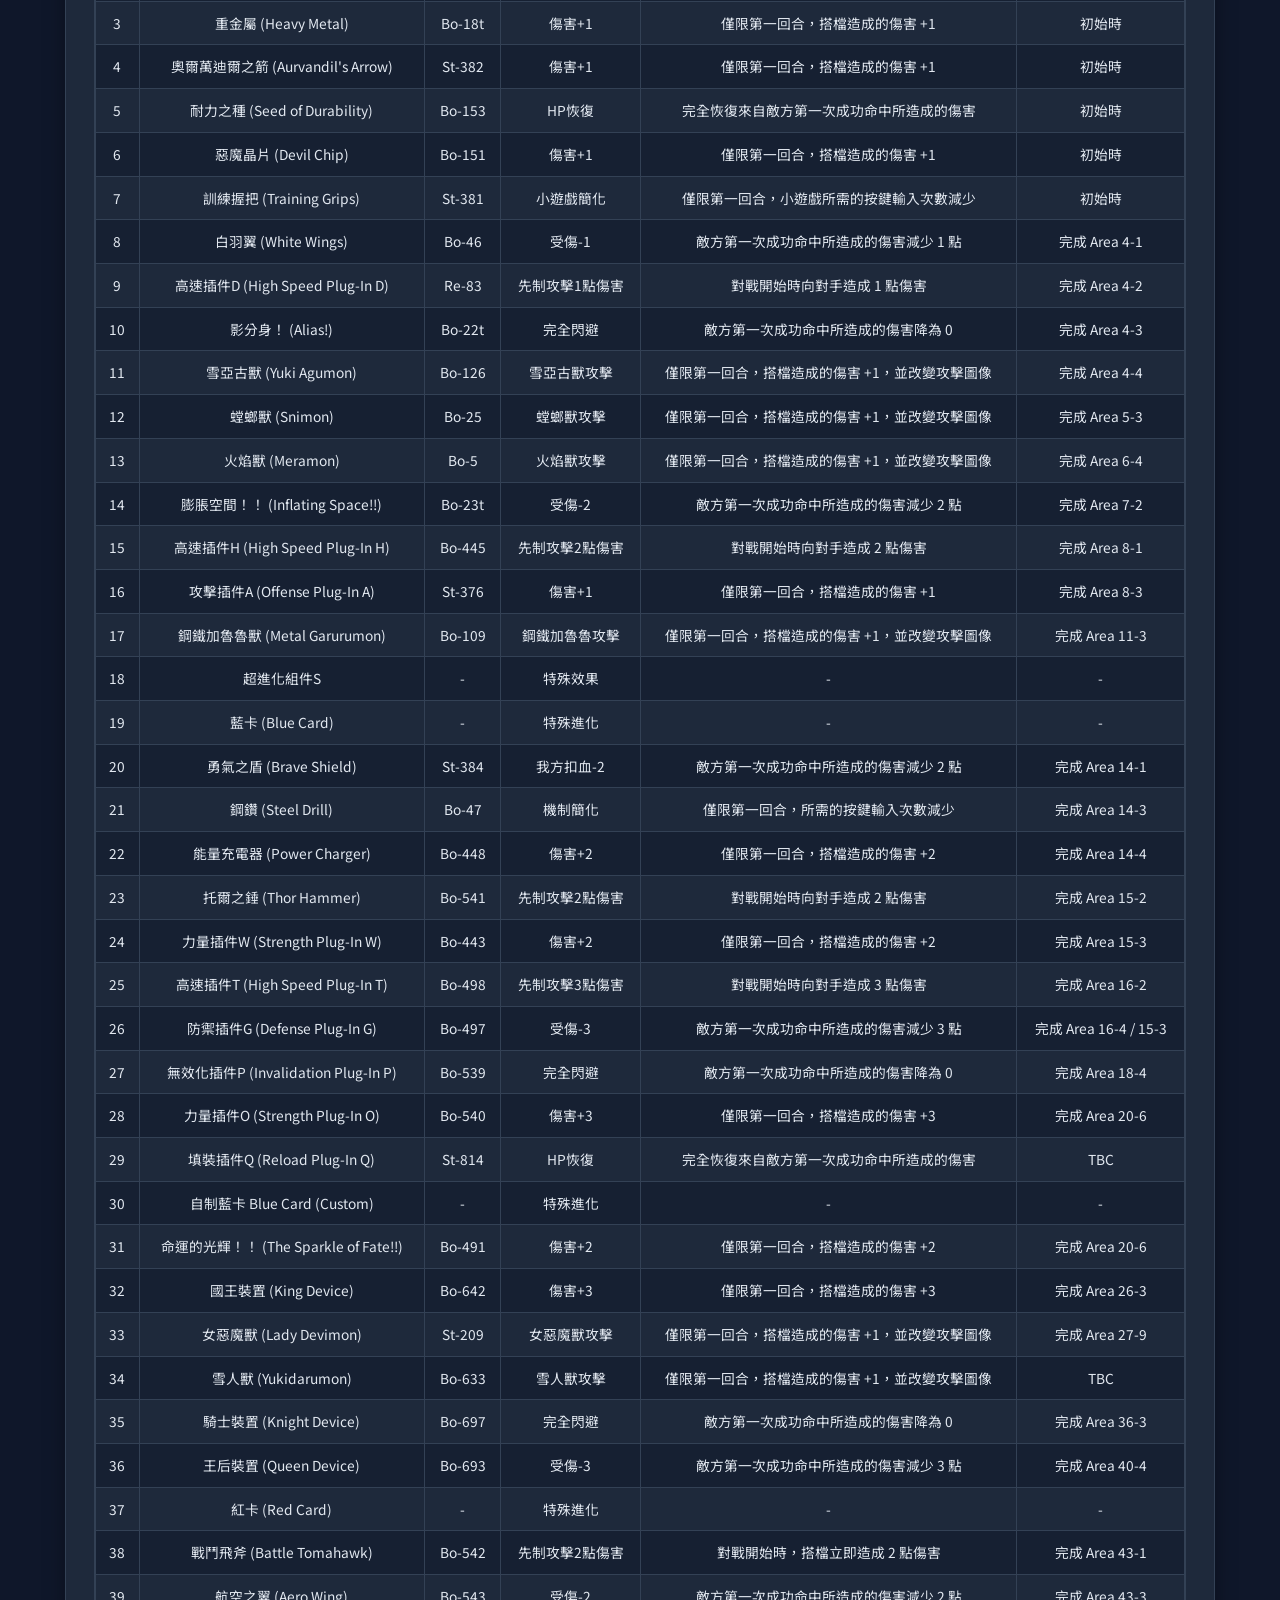
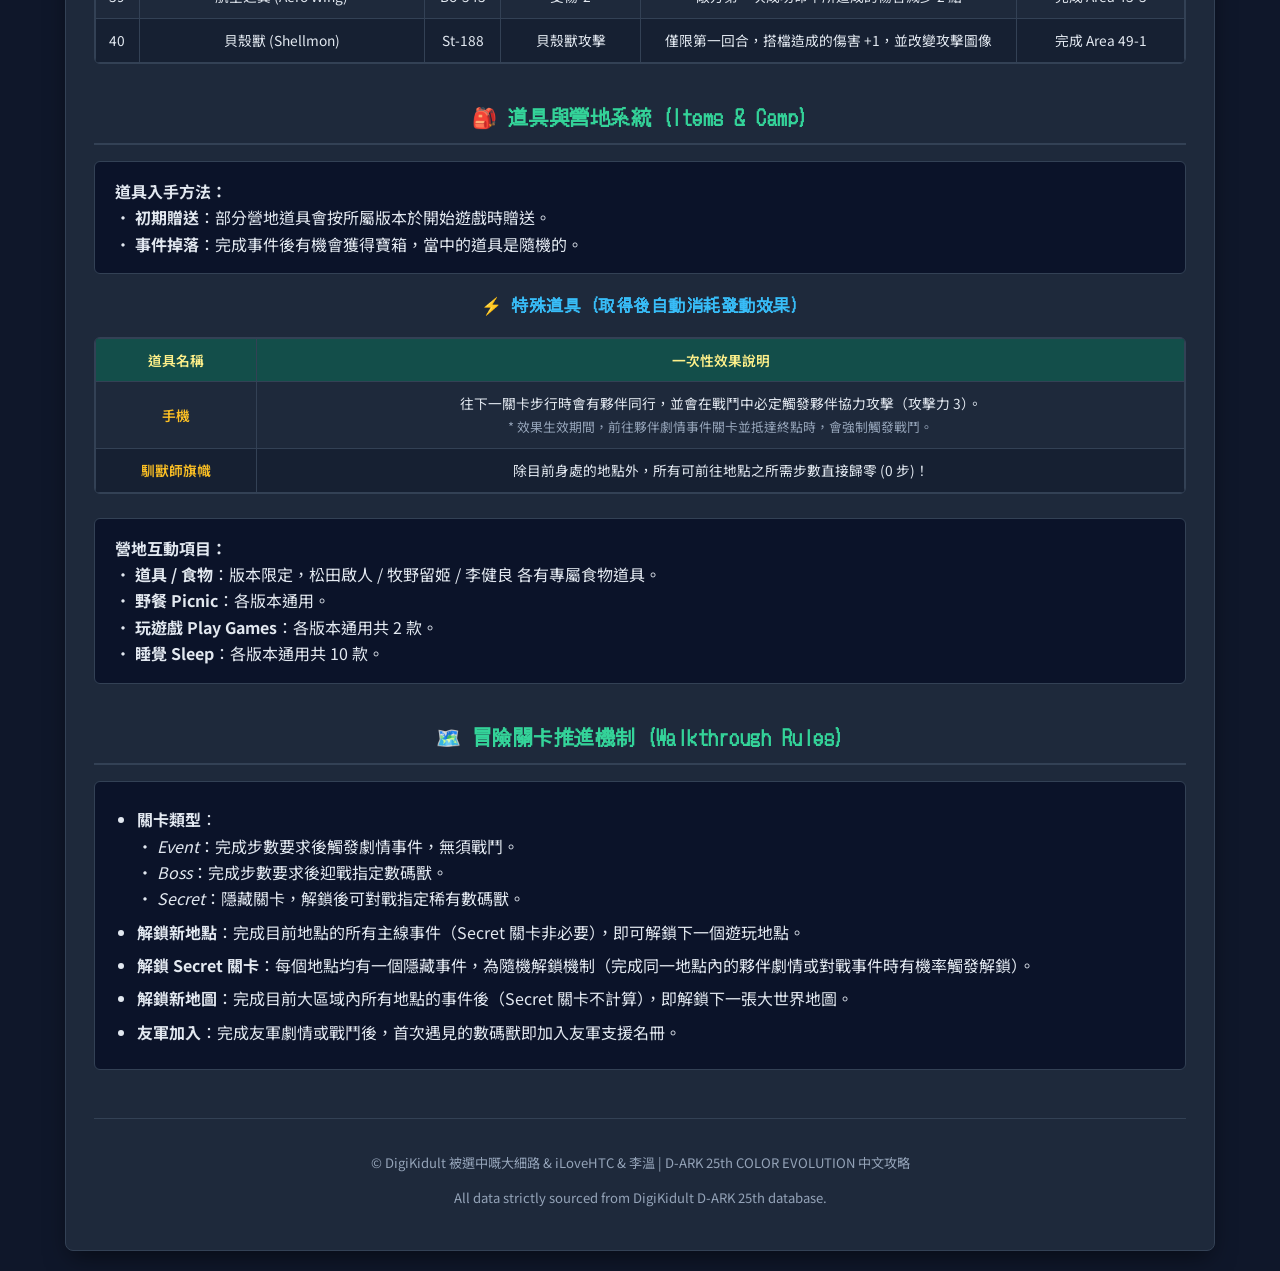
<file: dark25th.html>
<!DOCTYPE html>
<html lang="zh-HK">
<head>
    <meta charset="UTF-8">
    <meta name="viewport" content="width=device-width, initial-scale=1.0">
    <title>D-ARK 25th COLOR EVOLUTION 中文攻略 | DigiKidult</title>
    <!-- 引入清晰易讀的現代字體與微像素字體 -->
    <link rel="preconnect" href="https://fonts.googleapis.com">
    <link rel="preconnect" href="https://fonts.gstatic.com" crossorigin>
    <link href="https://fonts.googleapis.com/css2?family=DotGothic16&family=Noto+Sans+TC:wght@400;500;700&display=swap" rel="stylesheet">
    <style>
        :root {
            /* 舒適護眼的 Slate & Mint 賽博配色板 */
            --bg-base: #0f172a;        /* 柔和深藍灰底色 */
            --bg-card: #1e293b;        /* 容器/卡片背景 */
            --bg-card-inner: #0b1329;  /* 內層資訊框背景 */
            --bg-table-head: #134e4a;  /* 深松石綠表頭 */
            --bg-row-alt: #162032;     /* 表格隔行微調 */
            --bg-row-hover: #1e3a5f;   /* 滑鼠停留高亮 */

            --text-main: #e2e8f0;      /* 主內文：柔和淺灰白 */
            --text-dim: #94a3b8;       /* 次要說明文字：淡藍灰 */
            --accent-mint: #34d399;    /* 核心強調：薄荷綠 */
            --accent-cyan: #38bdf8;    /* 次要標記：天青藍 */
            --accent-gold: #fbbf24;    /* 警告/Boss高亮：柔和暖金 */

            --border-main: #334155;    /* 邊框線條 */
            --border-accent: #059669;  /* 強調框線：翡翠綠 */
        }

        * { box-sizing: border-box; }

        body {
            background-color: var(--bg-base);
            color: var(--text-main);
            font-family: 'Noto Sans TC', 'DotGothic16', sans-serif;
            margin: 0;
            padding: 20px 14px;
            line-height: 1.65;
            -webkit-font-smoothing: antialiased;
        }

        .container {
            max-width: 1150px;
            margin: 0 auto;
            border: 1px solid var(--border-main);
            border-radius: 8px;
            padding: 28px;
            background-color: var(--bg-card);
            box-shadow: 0 10px 25px -5px rgba(0, 0, 0, 0.5);
        }

        /* 封面圖 Cover Art 容器 */
        .cover-container {
            width: 100%;
            max-height: 380px;
            overflow: hidden;
            border-radius: 6px;
            border: 1px solid var(--border-main);
            margin-bottom: 24px;
            position: relative;
            background: linear-gradient(135deg, #1e293b 0%, #0f172a 100%);
            display: flex;
            align-items: center;
            justify-content: center;
        }

        .cover-image {
            width: 100%;
            height: auto;
            max-height: 380px;
            object-fit: cover;
            display: block;
        }

        .cover-container::after {
            content: " ";
            position: absolute;
            top: 0; left: 0; bottom: 0; right: 0;
            background: linear-gradient(rgba(18, 16, 16, 0) 50%, rgba(0, 0, 0, 0.25) 50%);
            background-size: 100% 4px;
            pointer-events: none;
            opacity: 0.6;
        }

        h1, h2, h3, h4 {
            font-family: 'DotGothic16', 'Noto Sans TC', sans-serif;
            text-align: center;
            letter-spacing: 0.5px;
        }

        h1 {
            color: var(--accent-gold);
            font-size: 1.8rem;
            margin: 0 0 8px 0;
        }

        h2 {
            color: var(--accent-mint);
            font-size: 1.25rem;
            border-bottom: 2px solid var(--border-main);
            padding-bottom: 10px;
            margin-top: 36px;
            display: flex;
            align-items: center;
            justify-content: center;
            gap: 8px;
        }

        h3 {
            color: var(--accent-cyan);
            font-size: 1.05rem;
            margin-top: 18px;
        }

        .header-box {
            text-align: center;
            border: 1px solid var(--border-accent);
            border-radius: 6px;
            padding: 20px;
            margin-bottom: 24px;
            background: linear-gradient(180deg, #111e33 0%, #0a1120 100%);
        }

        .header-box p {
            margin: 6px 0;
            color: var(--text-dim);
            font-size: 0.95rem;
        }

        .social-links {
            display: flex;
            justify-content: center;
            gap: 12px;
            margin-top: 14px;
            flex-wrap: wrap;
        }

        .social-btn {
            background-color: #065f46;
            color: #ecfdf5;
            border: 1px solid #10b981;
            padding: 6px 14px;
            text-decoration: none;
            font-weight: 500;
            font-size: 0.85rem;
            border-radius: 4px;
            transition: all 0.2s ease;
        }

        .social-btn:hover {
            background-color: #10b981;
            color: #064e3b;
            box-shadow: 0 0 10px rgba(16, 185, 129, 0.4);
        }

        .other-guides {
            background-color: var(--bg-card-inner);
            border: 1px solid var(--border-main);
            border-left: 4px solid var(--accent-cyan);
            border-radius: 4px;
            padding: 14px 18px;
            margin: 18px 0;
            font-size: 0.88rem;
            line-height: 1.7;
        }

        .other-guides a {
            color: var(--accent-cyan);
            text-decoration: none;
            margin-right: 14px;
            display: inline-block;
        }

        .other-guides a:hover {
            color: #bae6fd;
            text-decoration: underline;
        }

        .nav-grid {
            display: grid;
            grid-template-columns: repeat(auto-fit, minmax(130px, 1fr));
            gap: 8px;
            margin: 24px 0;
        }

        .nav-grid a {
            text-align: center;
            border: 1px solid var(--border-main);
            color: var(--text-main);
            padding: 9px 6px;
            text-decoration: none;
            font-size: 0.85rem;
            font-weight: 500;
            background: #131d2e;
            border-radius: 4px;
            transition: all 0.2s;
        }

        .nav-grid a:hover {
            background-color: #047857;
            border-color: var(--accent-mint);
            color: #fff;
        }

        .box {
            border: 1px solid var(--border-main);
            border-radius: 6px;
            padding: 16px 20px;
            margin: 16px 0;
            background-color: var(--bg-card-inner);
        }

        .table-responsive {
            overflow-x: auto;
            margin: 16px 0 24px 0;
            border: 1px solid var(--border-main);
            border-radius: 6px;
        }

        table {
            width: 100%;
            border-collapse: collapse;
            font-size: 0.86rem;
            text-align: center;
        }

        th, td {
            border: 1px solid var(--border-main);
            padding: 10px 12px;
        }

        th {
            background-color: var(--bg-table-head);
            color: #fef08a;
            font-weight: 600;
        }

        tr:nth-child(even) {
            background-color: var(--bg-row-alt);
        }

        tr:hover {
            background-color: var(--bg-row-hover);
        }

        .highlight {
            color: var(--accent-gold);
            font-weight: 600;
        }

        .cyan {
            color: var(--accent-cyan);
            font-weight: 500;
        }

        .mint {
            color: var(--accent-mint);
        }

        small {
            color: var(--text-dim);
            font-size: 0.8rem;
        }

        ul, ol {
            padding-left: 22px;
            margin: 8px 0;
        }

        li {
            margin-bottom: 7px;
        }

        .footer {
            text-align: center;
            margin-top: 48px;
            border-top: 1px solid var(--border-main);
            padding-top: 20px;
            font-size: 0.82rem;
            color: var(--text-dim);
        }
    </style>
</head>
<body>

<div class="container">
    
    <!-- 🖼️ 封面圖片區域 (Cover Art) -->
    <div class="cover-container">
        <img class="cover-image" src="cover.jpg" alt="D-ARK 25th COLOR EVOLUTION Cover Art" onerror="this.style.display='none'">
    </div>

    <!-- Header -->
    <div class="header-box">
        <h1>D-ARK 25th COLOR EVOLUTION 中文攻略</h1>
        <p>作者：<strong class="mint">DigiKidult 被選中嘅大細路</strong> (IG | Threads) / <strong class="mint">iLoveHTC</strong> / <strong class="mint">李溫</strong></p>
        <p>最後更新：2026.08.07</p>
        <div class="social-links">
            <a class="social-btn" href="https://line.me/ti/g2/eYIajLtHCn12hIQ8ilKif0i5A6GSAQDxvmDD2Q" target="_blank">台灣 Line 社群：數碼寶貝綜合交流空間</a>
            <a class="social-btn" href="https://www.facebook.com/DigiKidult/" target="_blank">香港 FB 社群：數碼暴龍研究關注組</a>
            <a class="social-btn" href="https://www.instagram.com/digikidult/" target="_blank">DigiKidult Instagram</a>
        </div>
    </div>

    <!-- 其他 25th 攻略連結與說明書 -->
    <div class="other-guides">
        <strong class="highlight">相關 25th 世代攻略與說明書連結：</strong><br>
        • <a href="https://docs.google.com/spreadsheets/d/18tFtJk0kc_kEIHSfwgboF7rD2-9gliJGCjFlQ0qkCEk/edit?usp=sharing" target="_blank">デジヴァイス -25th COLOR EVOLUTION- 中文攻略</a><br>
        • <a href="https://docs.google.com/spreadsheets/d/18VtPzWsGOd2xgh-Owcnp6MIE57ha1bQxOqdqn6YadEA/edit?usp=drivesdk" target="_blank">D-3 25th COLOR EVOLUTION- 中文攻略</a><br>
        • <a href="https://docs.google.com/spreadsheets/d/15ZNsy_bM15Ht7fQiwgvIugUOnd62CMQ4qiHsnkj5jbE/edit?gid=184361674#gid=184361674" target="_blank">彩色超代 中文攻略</a><br>
        <div style="margin-top: 6px;">
            <strong class="mint">設備使用提醒：</strong><br>
            • <strong>省電提示：</strong>螢幕熄滅後，計步功能一樣適用，這是省電功能，不用擔心。<br>
            • <strong>充電提示：</strong>充電時，當出現「綠色電池 + 閃電」符號即表示充電完成。（從完全沒電到充滿約 1.5 小時內）。<br>
            • <strong>免責聲明：</strong>本網站不以營利為目的。歡迎加入社群交流與獲取活動公告。
        </div>
    </div>

    <!-- 導航列 -->
    <div class="nav-grid">
        <a href="#nav-system">按鍵操作</a>
        <a href="#nav-menu">一般選單</a>
        <a href="#nav-battle">戰鬥與傷害矩陣</a>
        <a href="#nav-evolution">羈絆與進化路線</a>
        <a href="#nav-helpers">友軍資料</a>
        <a href="#nav-cards">全 40 張數碼卡</a>
        <a href="#nav-items">道具與營地系統</a>
        <a href="#nav-walkthrough">關卡攻略機制</a>
    </div>

    <!-- 1. 按鍵指南 -->
    <section id="nav-system">
        <h2>🎮 按鍵指南</h2>
        <div class="box">
            <ul>
                <li><strong>待機鍵</strong>：分成「輕按」與「長壓」兩種方式。<br>
                    - 在主畫面「輕按」：進入休眠。<br>
                    - 在其餘畫面「輕按」：返回主畫面。<br>
                    - 「長壓」：一律都是關機。
                </li>
                <li><strong>上鍵</strong>：<br>
                    - 在夥伴步行畫面「短按」：查看步數（Area Clear 餘下所需步數 / All Steps 目前總步數）。<br>
                    - 在步行介面「長按」：查看時間與電量。
                </li>
                <li><strong>A 鍵</strong>：確定 / 在步行介面按 A 鍵進入「營地」功能。</li>
                <li><strong>B 鍵</strong>：取消 / 返回。</li>
                <li><strong>下鍵</strong>：切換選項。</li>
                <li><small class="highlight">P.S. 背面那顆小按鈕為重置開關，用於排除當機等異常狀況，而非實際的設備重置。</small></li>
            </ul>
        </div>

        <h2>🚩 開始遊玩</h2>
        <div class="box">
            選擇你的初始夥伴（松田啟人 / 牧野留姬 / 李健良），然後開始步行（搖機）。
        </div>
    </section>

    <!-- 2. 一般選單 -->
    <section id="nav-menu">
        <h2>📋 一般選單 (Main Menu)</h2>
        <div class="box">
            <ul>
                <li><strong class="mint">[Card / 數碼卡]</strong>：查看可用之數碼卡。</li>
                <li><strong class="mint">[Digimon / 數碼獸]</strong>：<br>
                    a. <em>Partner (夥伴數碼獸)</em>：<br>
                    &nbsp;&nbsp;i. Change: 變更使用中的夥伴數碼獸。<br>
                    &nbsp;&nbsp;ii. Digivolution: 查看可用之進化路線。<br>
                    &nbsp;&nbsp;iii. Bond: 查看目前與夥伴數碼獸的羈絆等級。<br>
                    b. <em>Friend (友軍)</em>：選擇可用之友軍數碼獸協助戰鬥（已選擇之友軍會顯示 ★ 符號）。
                </li>
                <li><strong class="mint">[Map / 地圖]</strong>：查看及選取可用之地圖進行冒險。</li>
                <li><strong class="mint">[Training / 訓練]</strong>：每步行 300 步可解鎖一次訓練機會，以進行戰鬥模式練習（模式隨機：連打 / 振動 / 指定組合）。訓練成功後可取得 10 點數碼裝甲搜索點數（最多可累積至 90 點）。</li>
                <li><strong class="mint">[Search / 搜索]</strong>：使用 10 點數碼裝甲搜索點數進行一次搜索，隨機出現以下事件：<br>
                    a. 隨機獲得一種數碼卡 | b. 隨機獲得物品 | c. 進行隨機戰鬥
                </li>
                <li><strong class="mint">[Recover / 治療]</strong>：受傷時使用。</li>
                <li><strong class="mint">[Link / 通信對戰]</strong>：a. vs D-ARK（對戰彩色 D-ARK 用）| b. vs OTHERS（對戰其他彩色暴龍機用）。</li>
                <li><strong class="mint">[Play Mode / 進化演出]</strong>：<br>
                    a. Digivolution Viewer: 播放進化動畫。<br>
                    b. Sound: 被選召的孩子及夥伴數碼獸的聲優演出。<br>
                    c. Memory: 記憶回放。<br>
                    d. Ending: 通關後可重播相關通關動畫。
                </li>
                <li><strong class="mint">[Setting / 設定]</strong>：設置亮度、聲音、震動、時間、搖步倍數（最大 5 倍）等。</li>
                <li><strong class="mint">[Power-off / 電源OFF]</strong>：關機。</li>
            </ul>
        </div>
    </section>

    <!-- 3. 戰鬥相關與傷害矩陣 -->
    <section id="nav-battle">
        <h2>⚔️ 戰鬥系統與傷害判定</h2>
        <div class="box">
            <ul>
                <li><strong>戰鬥模式 (3 種對波指派)</strong>：<br>
                    • <em>i) 連按 Press</em>：在對波時快速連按 A 鍵。<br>
                    • <em>ii) 搖機 Shake</em>：在對波時搖動暴龍機。<br>
                    • <em>iii) 指定組合 QTE</em>：在對波時跟隨指示按下相應按鍵組合。
                </li>
                <li><strong>選擇 "Battle" 後操作</strong>：按上 / 下鍵選取以成長期或更高階進化等級出戰。<br>
                    <small class="highlight">⚠️ 注意：若在選擇進化階段畫面右側出現「！」圖示，即代表使用此進化階段必敗！</small>
                </li>
                <li><strong>HP 與勝負機制</strong>：不論進化階段，對戰雙方基本血量均為 <span class="cyan">HP 5</span>。任何一方 HP 歸 0 即告負。本代無法在戰鬥中更換數碼獸，亦取消了逃走功能。</li>
                <li><strong>友軍協力攻擊</strong>：設置友軍後，有機率於戰鬥中追加攻擊（攻擊力固定為 1）。<br>
                    <small class="mint">*** 若取得「手機」特殊道具（一次性消耗品），下場戰鬥必定觸發夥伴數碼獸協力攻擊（攻擊力為 3）！</small>
                </li>
            </ul>
        </div>

        <h3>💥 進化階段攻擊力傷害矩陣 (攻方 ↓ vs 防方 →)</h3>
        <div class="table-responsive">
            <table>
                <thead>
                    <tr>
                        <th>攻方 ↓ \ 防方 →</th>
                        <th>成長期</th>
                        <th>裝甲體 / 成熟期</th>
                        <th>完全體</th>
                        <th>究極體</th>
                        <th>超究極體 / 特殊*</th>
                    </tr>
                </thead>
                <tbody>
                    <tr>
                        <td><strong>成長期</strong></td>
                        <td>2</td>
                        <td>2</td>
                        <td>2</td>
                        <td>2</td>
                        <td>2</td>
                    </tr>
                    <tr>
                        <td><strong>裝甲體 / 成熟期</strong></td>
                        <td>3</td>
                        <td>2</td>
                        <td>2</td>
                        <td>2</td>
                        <td>2</td>
                    </tr>
                    <tr>
                        <td><strong>完全體</strong></td>
                        <td>4</td>
                        <td>3</td>
                        <td>2</td>
                        <td>2</td>
                        <td>2</td>
                    </tr>
                    <tr>
                        <td><strong>究極體</strong></td>
                        <td>5</td>
                        <td>4</td>
                        <td>3</td>
                        <td>2</td>
                        <td>2</td>
                    </tr>
                    <tr>
                        <td><strong>超究極體 / 特殊*</strong></td>
                        <td>5</td>
                        <td>5</td>
                        <td>5</td>
                        <td>5</td>
                        <td>2</td>
                    </tr>
                </tbody>
            </table>
        </div>
        <div class="box">
            <small>*特殊階級包含：真紅蓮騎士獸、墮天地獄獸 爆裂形態 (BM)、Mother D-Reaper、寄生蟲獸等。</small>
        </div>
    </section>

    <!-- 4. 羈絆等級與夥伴進化路線 -->
    <section id="nav-evolution">
        <h2>🧬 羈絆等級與夥伴進化路線</h2>
        <div class="box">
            <strong>羈絆等級機制：</strong><br>
            通過戰鬥（聯機對戰不計算）提升羈絆等級（每階段最大 5 級）以解鎖不同進化：<br>
            • <strong>解鎖成熟期</strong>：5 場戰鬥勝利（贏 1 場加 1 格 Bonding）。<br>
            • <strong>解鎖完全體</strong>：10 場戰鬥勝利（贏 2 場加 1 格 Bonding）。<br>
            &nbsp;&nbsp;<em>* 特例：迪路獸解鎖天女獸需 20 場戰鬥勝利（贏 4 場加 1 格 Bonding）。</em><br>
            • <strong>解鎖究極體</strong>：15 場戰鬥勝利（贏 3 場加 1 格 Bonding）。<br>
            &nbsp;&nbsp;<em>* 特例：解鎖戰鬥暴龍獸需先解鎖喪屍暴龍獸，即機械暴龍獸後需共 25 場勝利才解鎖。</em>
        </div>

        <div class="table-responsive">
            <table>
                <thead>
                    <tr>
                        <th>馴獸師 Tamer</th>
                        <th>成長期 Rookie</th>
                        <th>成熟期 Champion<br><small>(勝場 5)</small></th>
                        <th>完全體 Ultimate<br><small>(勝場 15)</small></th>
                        <th>究極體 / 特殊形態 Mega<br><small>(勝場 20 / 25 / 35 / 特殊)</small></th>
                        <th>特殊解鎖條件</th>
                    </tr>
                </thead>
                <tbody>
                    <tr>
                        <td><strong>松田啟人</strong></td>
                        <td>基爾獸</td>
                        <td>古拉獸</td>
                        <td>大古拉獸</td>
                        <td>
                            • 破滅魔龍獸 (勝場 25)<br>
                            • 紅蓮騎士獸 (勝場 35)<br>
                            • 紅蓮騎士獸&amp;古拉尼<br>
                            • 真紅蓮騎士獸 CM
                        </td>
                        <td>
                            • 紅蓮騎士獸&amp;古拉尼: 完成 Area 40-5 + 累積勝場 40<br>
                            • 真紅蓮騎士獸: 完成 Area 42-4 + 累積勝場 45
                        </td>
                    </tr>
                    <tr>
                        <td><strong>牧野留姬</strong></td>
                        <td>妖狐獸</td>
                        <td>九尾狐獸</td>
                        <td>祭師獸</td>
                        <td>沙古牙獸</td>
                        <td>累積勝場達標解鎖</td>
                    </tr>
                    <tr>
                        <td><strong>李健良</strong></td>
                        <td>大耳獸</td>
                        <td>加魯哥獸</td>
                        <td>拉比獸</td>
                        <td>撒多格杜獸</td>
                        <td>累積勝場達標解鎖</td>
                    </tr>
                    <tr>
                        <td><strong>秋山遼</strong><br><small class="cyan">(完成 Area 25-5 解鎖)</small></td>
                        <td>-</td>
                        <td>-</td>
                        <td>科學飛龍獸</td>
                        <td>裁決獸</td>
                        <td>解鎖後出戰累積勝場進化</td>
                    </tr>
                    <tr>
                        <td><strong>小愛&amp;小真</strong><br><small class="cyan">(完成 Area 37-2 解鎖)</small></td>
                        <td>小妖獸</td>
                        <td>-</td>
                        <td>-</td>
                        <td>
                            • 墮天地獄獸<br>
                            • 墮天地獄獸&amp;貝希摩斯<br>
                            • 墮天地獄獸 爆裂形態 (BM)
                        </td>
                        <td>
                            • 墮天&amp;貝希摩斯: 1.完成所有關卡(含Secret) 2.完成其餘角色全進化<br>
                            • 墮天爆裂形態: 累積勝場達 45
                        </td>
                    </tr>
                </tbody>
            </table>
        </div>
    </section>

    <!-- 5. 友軍資料 -->
    <section id="nav-helpers">
        <h2>🤝 友軍資料 (首次遇見並完成事件/戰鬥後加入)</h2>
        <div class="box">
            友軍不可由玩家直接操控，但可在選單中設為協力數碼獸（顯示 ★），於戰鬥中發動追加攻擊！
        </div>
        <div class="table-responsive">
            <table>
                <thead>
                    <tr>
                        <th>階段</th>
                        <th>代表數碼獸與加入關卡 (節錄)</th>
                    </tr>
                </thead>
                <tbody>
                    <tr>
                        <td><strong>幼年期 I &amp; II</strong></td>
                        <td>
                            水母獸 (43-1) / 巧克力獸 (18-2) / 雪球獸 (19-5)
                        </td>
                    </tr>
                    <tr>
                        <td><strong>成長期</strong></td>
                        <td>
                            加支獸 (1-2) / 蘑菇獸 (1-3) / 礦石獸 (1-5) / 艾力獸 (3-2) / 基剎獸 (3-5) / 蝌蚪獸 (6-4) / 古尼獸 (13-1) / 花拉獸 (15-2) / 食夢獸 (28-1)
                        </td>
                    </tr>
                    <tr>
                        <td><strong>成熟期</strong></td>
                        <td>
                            獨角馬獸 (1-4) / 鼻涕獸 (1-6) / 角龍獸 (1-7) / 黑暗巨龍獸 (1-8) / 螳螂獸 (2-2) / 鼻屎獸 (2-3) / 鑽地獸 (2-4) / 毛人獸 (2-6) / 火焰獸 (2-7) / 巨龍獸 (3-6) / 金剛獸 (3-7) / 紅鼻屎獸 (4-4) / 雪人獸 (5-3) / 貝殼獸 (5-4) / 龍蝦獸 (5-5) / 怪蛙獸 (6-2) / 蟑螂獸 (7-3)
                        </td>
                    </tr>
                    <tr>
                        <td><strong>完全體</strong></td>
                        <td>
                            安社魯獸 (7-3) / 喪屍暴龍獸 (9-3) / 機械暴龍獸(藍) (10-6) / 奇蛙獸 (13-2) / 蛋蛋獸 (14-4) / 怪蛙皇 (15-5) / 超海龍獸 (16-3) / 基米拉獸 (17-5) / 玉兔獸 (18-5) / 大古加獸 (20-3) / 木乃伊獸 (22-3) / 亞基利獸 (22-4) / 長毛象獸 (25-1) / 騎士獸 (25-4)
                        </td>
                    </tr>
                    <tr>
                        <td><strong>究極體</strong></td>
                        <td>
                            基路比獸(惡) (18-6) / 黑暗戰鬥暴龍獸 (23-3) / 青龍獸 (28-6) / 究極魔獸 (38-3) / 貝利亞吸血魔獸 (41-4) / 超惡魔獸 (43-2) / 滅世魔獸 (43-3)
                        </td>
                    </tr>
                </tbody>
            </table>
        </div>
    </section>

    <!-- 6. 全 40 張數碼卡牌清單 -->
    <section id="nav-cards">
        <h2>🃏 全 40 張數碼卡牌資料庫 (Card Database)</h2>
        <div class="table-responsive">
            <table>
                <thead>
                    <tr>
                        <th>ID</th>
                        <th>卡牌名稱</th>
                        <th>編號</th>
                        <th>效果類型</th>
                        <th>效果說明</th>
                        <th>解鎖區域</th>
                    </tr>
                </thead>
                <tbody>
                    <tr><td>1</td><td>高速插件B (High Speed Plug-In B)</td><td>St-51</td><td>先制攻擊1點傷害</td><td>對戰開始時向對手造成 1 點傷害</td><td>初始時</td></tr>
                    <tr><td>2</td><td>強化晶片 (Boost Chip)</td><td>Bo-208</td><td>傷害+1</td><td>僅限第一回合，搭檔造成的傷害 +1</td><td>初始時</td></tr>
                    <tr><td>3</td><td>重金屬 (Heavy Metal)</td><td>Bo-18t</td><td>傷害+1</td><td>僅限第一回合，搭檔造成的傷害 +1</td><td>初始時</td></tr>
                    <tr><td>4</td><td>奧爾萬迪爾之箭 (Aurvandil's Arrow)</td><td>St-382</td><td>傷害+1</td><td>僅限第一回合，搭檔造成的傷害 +1</td><td>初始時</td></tr>
                    <tr><td>5</td><td>耐力之種 (Seed of Durability)</td><td>Bo-153</td><td>HP恢復</td><td>完全恢復來自敵方第一次成功命中所造成的傷害</td><td>初始時</td></tr>
                    <tr><td>6</td><td>惡魔晶片 (Devil Chip)</td><td>Bo-151</td><td>傷害+1</td><td>僅限第一回合，搭檔造成的傷害 +1</td><td>初始時</td></tr>
                    <tr><td>7</td><td>訓練握把 (Training Grips)</td><td>St-381</td><td>小遊戲簡化</td><td>僅限第一回合，小遊戲所需的按鍵輸入次數減少</td><td>初始時</td></tr>
                    <tr><td>8</td><td>白羽翼 (White Wings)</td><td>Bo-46</td><td>受傷-1</td><td>敵方第一次成功命中所造成的傷害減少 1 點</td><td>完成 Area 4-1</td></tr>
                    <tr><td>9</td><td>高速插件D (High Speed Plug-In D)</td><td>Re-83</td><td>先制攻擊1點傷害</td><td>對戰開始時向對手造成 1 點傷害</td><td>完成 Area 4-2</td></tr>
                    <tr><td>10</td><td>影分身！ (Alias!)</td><td>Bo-22t</td><td>完全閃避</td><td>敵方第一次成功命中所造成的傷害降為 0</td><td>完成 Area 4-3</td></tr>
                    <tr><td>11</td><td>雪亞古獸 (Yuki Agumon)</td><td>Bo-126</td><td>雪亞古獸攻擊</td><td>僅限第一回合，搭檔造成的傷害 +1，並改變攻擊圖像</td><td>完成 Area 4-4</td></tr>
                    <tr><td>12</td><td>螳螂獸 (Snimon)</td><td>Bo-25</td><td>螳螂獸攻擊</td><td>僅限第一回合，搭檔造成的傷害 +1，並改變攻擊圖像</td><td>完成 Area 5-3</td></tr>
                    <tr><td>13</td><td>火焰獸 (Meramon)</td><td>Bo-5</td><td>火焰獸攻擊</td><td>僅限第一回合，搭檔造成的傷害 +1，並改變攻擊圖像</td><td>完成 Area 6-4</td></tr>
                    <tr><td>14</td><td>膨脹空間！！ (Inflating Space!!)</td><td>Bo-23t</td><td>受傷-2</td><td>敵方第一次成功命中所造成的傷害減少 2 點</td><td>完成 Area 7-2</td></tr>
                    <tr><td>15</td><td>高速插件H (High Speed Plug-In H)</td><td>Bo-445</td><td>先制攻擊2點傷害</td><td>對戰開始時向對手造成 2 點傷害</td><td>完成 Area 8-1</td></tr>
                    <tr><td>16</td><td>攻擊插件A (Offense Plug-In A)</td><td>St-376</td><td>傷害+1</td><td>僅限第一回合，搭檔造成的傷害 +1</td><td>完成 Area 8-3</td></tr>
                    <tr><td>17</td><td>鋼鐵加魯魯獸 (Metal Garurumon)</td><td>Bo-109</td><td>鋼鐵加魯魯攻擊</td><td>僅限第一回合，搭檔造成的傷害 +1，並改變攻擊圖像</td><td>完成 Area 11-3</td></tr>
                    <tr><td>18</td><td>超進化組件S</td><td>-</td><td>特殊效果</td><td>-</td><td>-</td></tr>
                    <tr><td>19</td><td>藍卡 (Blue Card)</td><td>-</td><td>特殊進化</td><td>-</td><td>-</td></tr>
                    <tr><td>20</td><td>勇氣之盾 (Brave Shield)</td><td>St-384</td><td>我方扣血-2</td><td>敵方第一次成功命中所造成的傷害減少 2 點</td><td>完成 Area 14-1</td></tr>
                    <tr><td>21</td><td>鋼鑽 (Steel Drill)</td><td>Bo-47</td><td>機制簡化</td><td>僅限第一回合，所需的按鍵輸入次數減少</td><td>完成 Area 14-3</td></tr>
                    <tr><td>22</td><td>能量充電器 (Power Charger)</td><td>Bo-448</td><td>傷害+2</td><td>僅限第一回合，搭檔造成的傷害 +2</td><td>完成 Area 14-4</td></tr>
                    <tr><td>23</td><td>托爾之錘 (Thor Hammer)</td><td>Bo-541</td><td>先制攻擊2點傷害</td><td>對戰開始時向對手造成 2 點傷害</td><td>完成 Area 15-2</td></tr>
                    <tr><td>24</td><td>力量插件W (Strength Plug-In W)</td><td>Bo-443</td><td>傷害+2</td><td>僅限第一回合，搭檔造成的傷害 +2</td><td>完成 Area 15-3</td></tr>
                    <tr><td>25</td><td>高速插件T (High Speed Plug-In T)</td><td>Bo-498</td><td>先制攻擊3點傷害</td><td>對戰開始時向對手造成 3 點傷害</td><td>完成 Area 16-2</td></tr>
                    <tr><td>26</td><td>防禦插件G (Defense Plug-In G)</td><td>Bo-497</td><td>受傷-3</td><td>敵方第一次成功命中所造成的傷害減少 3 點</td><td>完成 Area 16-4 / 15-3</td></tr>
                    <tr><td>27</td><td>無效化插件P (Invalidation Plug-In P)</td><td>Bo-539</td><td>完全閃避</td><td>敵方第一次成功命中所造成的傷害降為 0</td><td>完成 Area 18-4</td></tr>
                    <tr><td>28</td><td>力量插件O (Strength Plug-In O)</td><td>Bo-540</td><td>傷害+3</td><td>僅限第一回合，搭檔造成的傷害 +3</td><td>完成 Area 20-6</td></tr>
                    <tr><td>29</td><td>填裝插件Q (Reload Plug-In Q)</td><td>St-814</td><td>HP恢復</td><td>完全恢復來自敵方第一次成功命中所造成的傷害</td><td>TBC</td></tr>
                    <tr><td>30</td><td>自制藍卡 Blue Card (Custom)</td><td>-</td><td>特殊進化</td><td>-</td><td>-</td></tr>
                    <tr><td>31</td><td>命運的光輝！！ (The Sparkle of Fate!!)</td><td>Bo-491</td><td>傷害+2</td><td>僅限第一回合，搭檔造成的傷害 +2</td><td>完成 Area 20-6</td></tr>
                    <tr><td>32</td><td>國王裝置 (King Device)</td><td>Bo-642</td><td>傷害+3</td><td>僅限第一回合，搭檔造成的傷害 +3</td><td>完成 Area 26-3</td></tr>
                    <tr><td>33</td><td>女惡魔獸 (Lady Devimon)</td><td>St-209</td><td>女惡魔獸攻擊</td><td>僅限第一回合，搭檔造成的傷害 +1，並改變攻擊圖像</td><td>完成 Area 27-9</td></tr>
                    <tr><td>34</td><td>雪人獸 (Yukidarumon)</td><td>Bo-633</td><td>雪人獸攻擊</td><td>僅限第一回合，搭檔造成的傷害 +1，並改變攻擊圖像</td><td>TBC</td></tr>
                    <tr><td>35</td><td>騎士裝置 (Knight Device)</td><td>Bo-697</td><td>完全閃避</td><td>敵方第一次成功命中所造成的傷害降為 0</td><td>完成 Area 36-3</td></tr>
                    <tr><td>36</td><td>王后裝置 (Queen Device)</td><td>Bo-693</td><td>受傷-3</td><td>敵方第一次成功命中所造成的傷害減少 3 點</td><td>完成 Area 40-4</td></tr>
                    <tr><td>37</td><td>紅卡 (Red Card)</td><td>-</td><td>特殊進化</td><td>-</td><td>-</td></tr>
                    <tr><td>38</td><td>戰鬥飛斧 (Battle Tomahawk)</td><td>Bo-542</td><td>先制攻擊2點傷害</td><td>對戰開始時，搭檔立即造成 2 點傷害</td><td>完成 Area 43-1</td></tr>
                    <tr><td>39</td><td>航空之翼 (Aero Wing)</td><td>Bo-543</td><td>受傷-2</td><td>敵方第一次成功命中所造成的傷害減少 2 點</td><td>完成 Area 43-3</td></tr>
                    <tr><td>40</td><td>貝殼獸 (Shellmon)</td><td>St-188</td><td>貝殼獸攻擊</td><td>僅限第一回合，搭檔造成的傷害 +1，並改變攻擊圖像</td><td>完成 Area 49-1</td></tr>
                </tbody>
            </table>
        </div>
    </section>

    <!-- 7. 道具與營地系統 -->
    <section id="nav-items">
        <h2>🎒 道具與營地系統 (Items &amp; Camp)</h2>
        <div class="box">
            <strong>道具入手方法：</strong><br>
            • <strong>初期贈送</strong>：部分營地道具會按所屬版本於開始遊戲時贈送。<br>
            • <strong>事件掉落</strong>：完成事件後有機會獲得寶箱，當中的道具是隨機的。
        </div>

        <h3>⚡ 特殊道具 (取得後自動消耗發動效果)</h3>
        <div class="table-responsive">
            <table>
                <thead>
                    <tr>
                        <th>道具名稱</th>
                        <th>一次性效果說明</th>
                    </tr>
                </thead>
                <tbody>
                    <tr>
                        <td><strong class="highlight">手機</strong></td>
                        <td>往下一關卡步行時會有夥伴同行，並會在戰鬥中必定觸發夥伴協力攻擊（攻擊力 3）。<br><small>* 效果生效期間，前往夥伴劇情事件關卡並抵達終點時，會強制觸發戰鬥。</small></td>
                    </tr>
                    <tr>
                        <td><strong class="highlight">馴獸師旗幟</strong></td>
                        <td>除目前身處的地點外，所有可前往地點之所需步數直接歸零 (0 步)！</td>
                    </tr>
                </tbody>
            </table>
        </div>

        <div class="box">
            <strong>營地互動項目：</strong><br>
            • <strong>道具 / 食物</strong>：版本限定，松田啟人 / 牧野留姬 / 李健良 各有專屬食物道具。<br>
            • <strong>野餐 Picnic</strong>：各版本通用。<br>
            • <strong>玩遊戲 Play Games</strong>：各版本通用共 2 款。<br>
            • <strong>睡覺 Sleep</strong>：各版本通用共 10 款。
        </div>
    </section>

    <!-- 8. 關卡攻略機制 -->
    <section id="nav-walkthrough">
        <h2>🗺️ 冒險關卡推進機制 (Walkthrough Rules)</h2>
        <div class="box">
            <ul>
                <li><strong>關卡類型</strong>：<br>
                    • <em>Event</em>：完成步數要求後觸發劇情事件，無須戰鬥。<br>
                    • <em>Boss</em>：完成步數要求後迎戰指定數碼獸。<br>
                    • <em>Secret</em>：隱藏關卡，解鎖後可對戰指定稀有數碼獸。
                </li>
                <li><strong>解鎖新地點</strong>：完成目前地點的所有主線事件（Secret 關卡非必要），即可解鎖下一個遊玩地點。</li>
                <li><strong>解鎖 Secret 關卡</strong>：每個地點均有一個隱藏事件，為隨機解鎖機制（完成同一地點內的夥伴劇情或對戰事件時有機率觸發解鎖）。</li>
                <li><strong>解鎖新地圖</strong>：完成目前大區域內所有地點的事件後（Secret 關卡不計算），即解鎖下一張大世界地圖。</li>
                <li><strong>友軍加入</strong>：完成友軍劇情或戰鬥後，首次遇見的數碼獸即加入友軍支援名冊。</li>
            </ul>
        </div>
    </section>

    <!-- Footer -->
    <div class="footer">
        <p>© DigiKidult 被選中嘅大細路 &amp; iLoveHTC &amp; 李溫 | D-ARK 25th COLOR EVOLUTION 中文攻略</p>
        <p>All data strictly sourced from DigiKidult D-ARK 25th database.</p>
    </div>
</div>

</body>
</html>
</file>
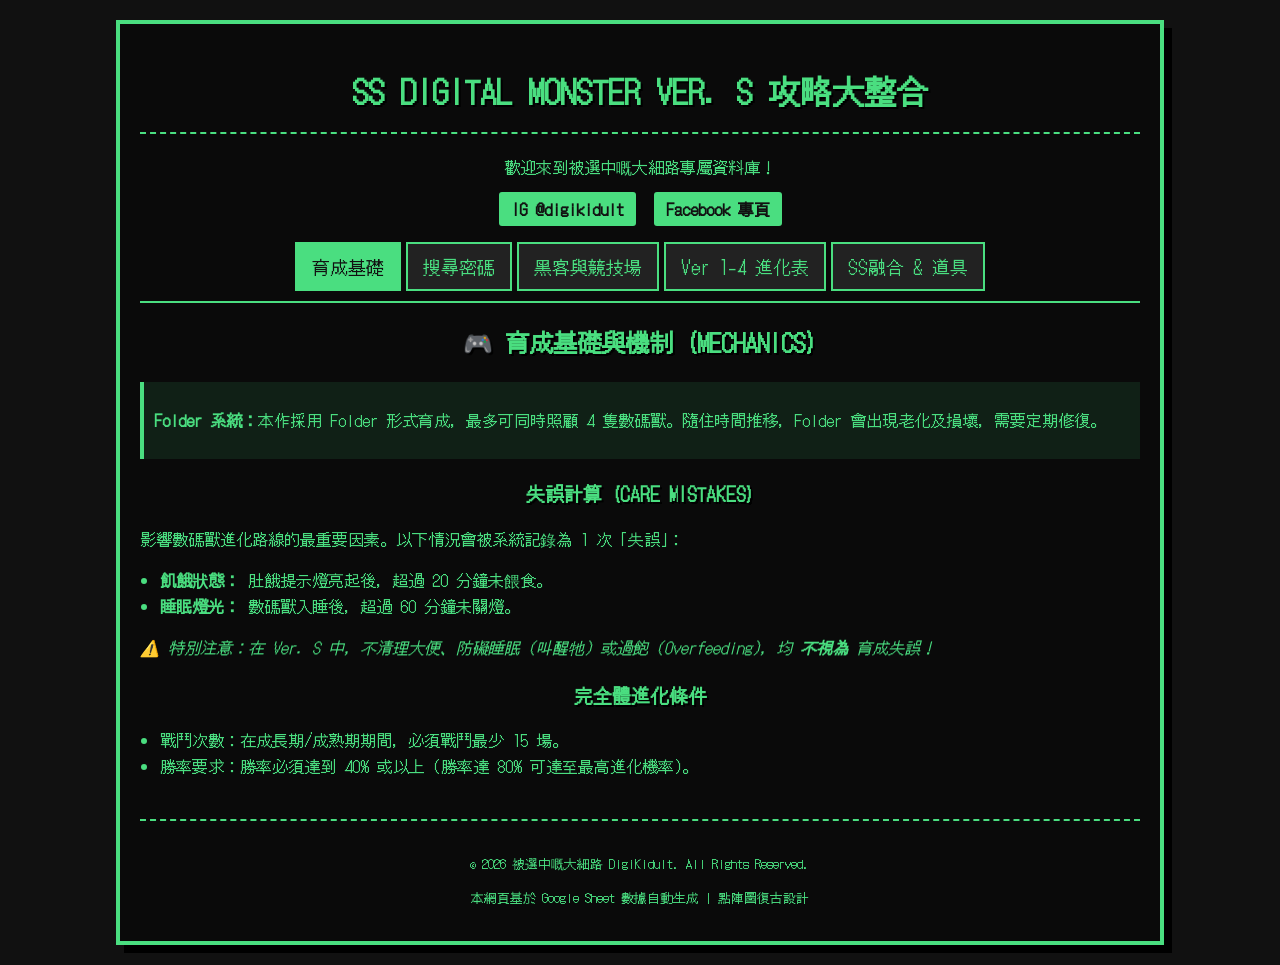
<file: SS_Digimon_Ver_S_Guide.html>
<!DOCTYPE html>
<html lang="zh-HK">
<head>
    <meta charset="UTF-8">
    <meta name="viewport" content="width=device-width, initial-scale=1.0">
    <title>SS Digital Monster Ver. S 攻略大整合 - DigiKidult</title>
    <link href="https://fonts.googleapis.com/css2?family=DotGothic16&display=swap" rel="stylesheet">
    <style>
        :root {
            --bg-color: #111;
            --text-color: #4ade80; /* Retro Green */
            --border-color: #4ade80;
            --highlight-bg: #166534;
            --tab-bg: #222;
        }
        body {
            background-color: var(--bg-color);
            color: var(--text-color);
            font-family: 'DotGothic16', monospace, sans-serif;
            margin: 0;
            padding: 20px;
            line-height: 1.6;
        }
        .container {
            max-width: 1000px;
            margin: 0 auto;
            border: 4px solid var(--border-color);
            padding: 20px;
            box-shadow: 8px 8px 0px #000;
            background-color: #0a0a0a;
        }
        h1, h2, h3 {
            text-align: center;
            text-transform: uppercase;
            text-shadow: 2px 2px #000;
        }
        h1 {
            border-bottom: 2px dashed var(--border-color);
            padding-bottom: 15px;
            font-size: 2em;
        }
        .header-info {
            text-align: center;
            margin-bottom: 20px;
        }
        .social-links a {
            color: var(--bg-color);
            background-color: var(--text-color);
            padding: 5px 12px;
            text-decoration: none;
            margin: 0 5px;
            font-weight: bold;
            border-radius: 3px;
        }
        .social-links a:hover {
            background-color: #fff;
            color: #000;
        }
        
        /* Tabs Styling */
        .tabs {
            display: flex;
            flex-wrap: wrap;
            justify-content: center;
            gap: 5px;
            margin-bottom: 20px;
            border-bottom: 2px solid var(--border-color);
            padding-bottom: 10px;
        }
        .tab-btn {
            background-color: var(--tab-bg);
            color: var(--text-color);
            border: 2px solid var(--border-color);
            padding: 10px 15px;
            cursor: pointer;
            font-family: 'DotGothic16', monospace;
            font-size: 1.1em;
            transition: 0.2s;
        }
        .tab-btn:hover, .tab-btn.active {
            background-color: var(--text-color);
            color: var(--bg-color);
        }
        
        /* Content Sections */
        .tab-content {
            display: none;
            animation: fadeIn 0.5s;
        }
        .tab-content.active {
            display: block;
        }
        @keyframes fadeIn {
            from { opacity: 0; }
            to { opacity: 1; }
        }

        /* Tables Styling */
        table {
            width: 100%;
            border-collapse: collapse;
            margin-top: 15px;
            margin-bottom: 30px;
            font-size: 0.95em;
        }
        th, td {
            border: 2px solid var(--border-color);
            padding: 10px;
            text-align: left;
        }
        th {
            background-color: var(--text-color);
            color: var(--bg-color);
            text-align: center;
        }
        tr:nth-child(even) {
            background-color: rgba(74, 222, 128, 0.05);
        }
        tr:hover {
            background-color: var(--highlight-bg);
        }
        .center {
            text-align: center;
        }
        
        .footer {
            text-align: center;
            margin-top: 40px;
            font-size: 0.8em;
            border-top: 2px dashed var(--border-color);
            padding-top: 20px;
        }

        ul, ol {
            padding-left: 20px;
        }
        .note {
            background-color: rgba(74, 222, 128, 0.1);
            border-left: 4px solid var(--border-color);
            padding: 10px;
            margin: 10px 0;
        }
    </style>
</head>
<body>

<div class="container">
    <h1>SS Digital Monster Ver. S 攻略大整合</h1>
    
    <div class="header-info">
        <p>歡迎來到被選中嘅大細路專屬資料庫！</p>
        <div class="social-links">
            <a href="https://instagram.com/digikidult" target="_blank">IG @digikidult</a>
            <a href="https://facebook.com/digikidult" target="_blank">Facebook 專頁</a>
        </div>
    </div>

    <!-- Tabs Navigation -->
    <div class="tabs">
        <button class="tab-btn active" onclick="openTab(event, 'basics')">育成基礎</button>
        <button class="tab-btn" onclick="openTab(event, 'passwords')">搜尋密碼</button>
        <button class="tab-btn" onclick="openTab(event, 'hackers')">黑客與競技場</button>
        <button class="tab-btn" onclick="openTab(event, 'evolution')">Ver 1-4 進化表</button>
        <button class="tab-btn" onclick="openTab(event, 'ss-fusion')">SS融合 & 道具</button>
    </div>

    <!-- 育成基礎 -->
    <div id="basics" class="tab-content active">
        <h2>🎮 育成基礎與機制 (Mechanics)</h2>
        <div class="note">
            <p><strong>Folder 系統：</strong>本作採用 Folder 形式育成，最多可同時照顧 4 隻數碼獸。隨住時間推移，Folder 會出現老化及損壞，需要定期修復。</p>
        </div>
        
        <h3>失誤計算 (Care Mistakes)</h3>
        <p>影響數碼獸進化路線的最重要因素。以下情況會被系統記錄為 1 次「失誤」：</p>
        <ul>
            <li><strong>飢餓狀態：</strong> 肚餓提示燈亮起後，超過 20 分鐘未餵食。</li>
            <li><strong>睡眠燈光：</strong> 數碼獸入睡後，超過 60 分鐘未關燈。</li>
        </ul>
        <p><em>⚠️ 特別注意：在 Ver. S 中，不清理大便、防礙睡眠（叫醒牠）或過飽（Overfeeding），均 <strong>不視為</strong> 育成失誤！</em></p>

        <h3>完全體進化條件</h3>
        <ul>
            <li>戰鬥次數：在成長期/成熟期期間，必須戰鬥最少 15 場。</li>
            <li>勝率要求：勝率必須達到 40% 或以上（勝率達 80% 可達至最高進化機率）。</li>
        </ul>
    </div>

    <!-- 搜尋密碼 -->
    <div id="passwords" class="tab-content">
        <h2>🔑 搜尋密碼大全 (Search Passwords)</h2>
        <p>在遊戲中輸入密碼並支付 $D，即可搜索隱藏道具。</p>
        <table>
            <tr>
                <th class="center">地點</th>
                <th class="center">密碼 (Password)</th>
                <th class="center">檢索所需 ($D)</th>
                <th>可獲道具 (隨機掉落)</th>
            </tr>
            <tr>
                <td class="center">１－Ａ</td>
                <td class="center">ＱＵＥＥＮ</td>
                <td class="center">155</td>
                <td>メタルパーツ (Metal Parts) / フレームブラック / 演算処理ソフト / クッキー</td>
            </tr>
            <tr>
                <td class="center">１－Ｂ</td>
                <td class="center">ＷＩＮＤ</td>
                <td class="center">896</td>
                <td>燃える羽 / なわとびＬｖ５ / プロテイン</td>
            </tr>
            <tr>
                <td class="center">２－Ａ</td>
                <td class="center">ＴＯＷＥＲ</td>
                <td class="center">350</td>
                <td>黒い歯車 / 骨つき肉 / 回復薬 / サンドバッグ</td>
            </tr>
            <tr>
                <td class="center">２－Ｂ</td>
                <td class="center">ＶＡＬＬＥＹ</td>
                <td class="center">1200</td>
                <td>銀の毛皮 / スピーカー / ビタミン剤</td>
            </tr>
            <tr>
                <td class="center">３－Ａ</td>
                <td class="center">ＦＯＲＥＳＴ</td>
                <td class="center">580</td>
                <td>グレイの爪 / 高い肉 / 修復ソフト / ダンベル</td>
            </tr>
            <tr>
                <td class="center">３－Ｂ</td>
                <td class="center">ＯＣＥＡＮ</td>
                <td class="center">1500</td>
                <td>聖なる翼 / 高い魚 / 救急箱</td>
            </tr>
            <!-- 用戶可在此繼續添加 4-A 到 6-B 的密碼 -->
        </table>
    </div>

    <!-- 黑客與競技場 -->
    <div id="hackers" class="tab-content">
        <h2>⚔️ 黑客事件 & 競技場 (Hackers & Colosseum)</h2>
        
        <h3>黑客事件觸發</h3>
        <table>
            <tr>
                <th>黑客名稱</th>
                <th>出現條件 / 特點</th>
            </tr>
            <tr>
                <td>Super Hero Hacker</td>
                <td>隨機出現，通常帶有強力完全體。</td>
            </tr>
            <tr>
                <td>Money Hacker</td>
                <td>身上持有大量 $D 時較易遭遇，勝利可獲豐厚獎金。</td>
            </tr>
            <tr>
                <td>Digimonkey (數碼猴子)</td>
                <td>特殊事件觸發，擊敗後有機率獲得稀有道具。</td>
            </tr>
        </table>

        <h3>競技場 (Colosseum) 日程表</h3>
        <table>
            <tr>
                <th class="center">星期</th>
                <th>賽事主題</th>
                <th>優勢屬性</th>
                <th>Boss 備註</th>
            </tr>
            <tr>
                <td class="center">星期一</td>
                <td>龍之咆哮</td>
                <td>火 / 龍</td>
                <td>機械暴龍獸</td>
            </tr>
            <tr>
                <td class="center">星期二</td>
                <td>自然之魂</td>
                <td>草 / 地</td>
                <td>長毛象獸</td>
            </tr>
            <tr>
                <td class="center">星期三</td>
                <td>深海救星</td>
                <td>水 / 冰</td>
                <td>超海龍獸</td>
            </tr>
            <tr>
                <td class="center">星期四</td>
                <td>風之守衛</td>
                <td>風 / 飛行</td>
                <td>伽樓達獸</td>
            </tr>
            <tr>
                <td class="center">星期五</td>
                <td>鋼鐵帝國</td>
                <td>機械</td>
                <td>機械巨龍獸</td>
            </tr>
            <tr>
                <td class="center">星期六 / 日</td>
                <td>週末總決賽 / 自由賽</td>
                <td>無限制</td>
                <td>隱藏 Boss 挑戰</td>
            </tr>
        </table>
    </div>

    <!-- Ver 1-4 進化表 -->
    <div id="evolution" class="tab-content">
        <h2>🦖 Ver 1-4 進化條件 (Evolution Chart)</h2>
        
        <h3>Ver 1 進化線</h3>
        <table>
            <tr>
                <th>數碼獸 (階段)</th>
                <th class="center">失誤要求</th>
                <th>喜歡的食物</th>
                <th>討厭的食物</th>
                <th>進化路線</th>
            </tr>
            <tr>
                <td>亞古獸 (成長期)</td>
                <td class="center">N/A</td>
                <td>肉</td>
                <td>野菜</td>
                <td>-> 暴龍獸 / 巨龍獸</td>
            </tr>
            <tr>
                <td>暴龍獸 (成熟期)</td>
                <td class="center">3次或以下</td>
                <td>普通の肉 & フルーツ</td>
                <td>安い肉 & 安い魚</td>
                <td>-> 機械暴龍獸</td>
            </tr>
            <tr>
                <td>機械暴龍獸 (完全體)</td>
                <td class="center">符合完全體條件</td>
                <td>高い肉 & 高い魚</td>
                <td>安い野菜 & 安い魚</td>
                <td>-</td>
            </tr>
            <tr>
                <td>巨龍獸 (成熟期)</td>
                <td class="center">4次或以上</td>
                <td>安い肉</td>
                <td>高い魚</td>
                <td>-> 豆豆獸</td>
            </tr>
        </table>

        <h3>Ver 2 進化線</h3>
        <table>
            <tr>
                <th>數碼獸 (階段)</th>
                <th class="center">失誤要求</th>
                <th>喜歡的食物</th>
                <th>討厭的食物</th>
                <th>進化路線</th>
            </tr>
            <tr>
                <td>加布獸 (成長期)</td>
                <td class="center">N/A</td>
                <td>魚</td>
                <td>肉</td>
                <td>-> 加魯魯獸 / 角龍獸</td>
            </tr>
            <tr>
                <td>加魯魯獸 (成熟期)</td>
                <td class="center">3次或以下</td>
                <td>高い魚 & フルーツ</td>
                <td>安い肉 & 安い野菜</td>
                <td>-> 獸人加魯魯</td>
            </tr>
        </table>
        <div class="note">
            <p><strong>溫馨提示：</strong>Ver 3 (巴達獸線) 及 Ver 4 (比丘獸線) 的具體失誤容錯率請參考 Excel 完整圖鑑。原則上，維持 0-3 次失誤並積極對戰，是進化為主角團完全體的關鍵。</p>
        </div>
    </div>

    <!-- SS 融合 & 道具 -->
    <div id="ss-fusion" class="tab-content">
        <h2>🧬 SS 專屬融合與進化道具</h2>
        
        <h3>SS 限定融合進化 (Fusion)</h3>
        <p>利用特定屬性的數碼獸放置於相鄰的 Folder，或透過特定條件合體，可進化成 SS 版限定數碼獸：</p>
        <table>
            <tr>
                <th>目標數碼獸</th>
                <th>所需條件 / 融合素材</th>
            </tr>
            <tr>
                <td><strong>聖龍獸 (HolyDramon)</strong></td>
                <td>神聖屬性 + 龍屬性 完全體融合 (詳細隱藏條件)</td>
            </tr>
            <tr>
                <td><strong>女惡魔獸 (LadyDevimon)</strong></td>
                <td>惡魔屬性 + 暗黑屬性 (如惡魔獸/吸血魔獸相關)</td>
            </tr>
            <tr>
                <td><strong>黃金劍獅獸 (SaberLeomon)</strong></td>
                <td>獅子獸 + 特定高勝率條件 / 野獸屬性融合</td>
            </tr>
        </table>

        <h3>進化道具列表 (Evolution Items)</h3>
        <table>
            <tr>
                <th>道具名稱</th>
                <th>對應進化目標</th>
                <th>獲取方法</th>
            </tr>
            <tr>
                <td>メタルパーツ (Metal Parts)</td>
                <td>機械屬性 (如機械暴龍獸、機械巨龍獸)</td>
                <td>搜索密碼 1-A / 競技場獎勵</td>
            </tr>
            <tr>
                <td>グレイの爪 (Grey Claws)</td>
                <td>暴龍獸系強化</td>
                <td>搜索密碼 3-A</td>
            </tr>
            <tr>
                <td>黒い歯車 (Black Gear)</td>
                <td>惡魔/病毒種強制進化</td>
                <td>搜索密碼 2-A</td>
            </tr>
            <tr>
                <td>聖なる翼 (Holy Wings)</td>
                <td>天使獸 / 神聖屬性</td>
                <td>搜索密碼 3-B</td>
            </tr>
        </table>
    </div>

    <div class="footer">
        <p>© 2026 被選中嘅大細路 DigiKidult. All Rights Reserved.</p>
        <p>本網頁基於 Google Sheet 數據自動生成 | 點陣圖復古設計</p>
    </div>
</div>

<script>
    // Tab 切換功能腳本
    function openTab(evt, tabName) {
        var i, tabcontent, tablinks;
        
        // 隱藏所有 tab 內容
        tabcontent = document.getElementsByClassName("tab-content");
        for (i = 0; i < tabcontent.length; i++) {
            tabcontent[i].style.display = "none";
            tabcontent[i].classList.remove("active");
        }
        
        // 移除所有按鈕的 active 狀態
        tablinks = document.getElementsByClassName("tab-btn");
        for (i = 0; i < tablinks.length; i++) {
            tablinks[i].className = tablinks[i].className.replace(" active", "");
        }
        
        // 顯示當前點擊的 tab，並加上 active 標籤
        document.getElementById(tabName).style.display = "block";
        document.getElementById(tabName).classList.add("active");
        evt.currentTarget.className += " active";
    }
</script>

</body>
</html>
</file>
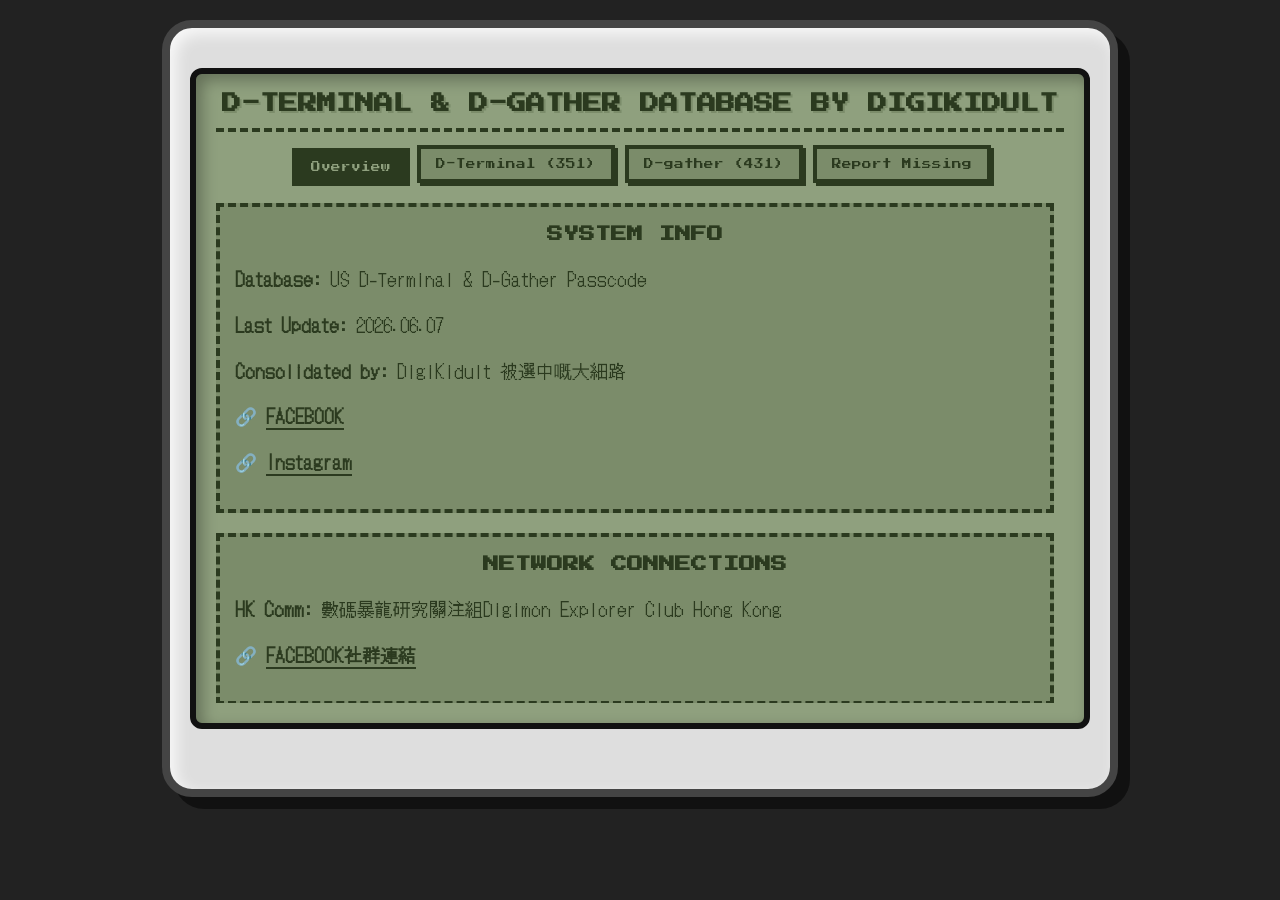
<file: us_dt_dg.html>
<!DOCTYPE html>
<html lang="zh-HK">
<head>
    <meta charset="UTF-8">
    <meta name="viewport" content="width=device-width, initial-scale=1.0">
    <title>D-Terminal & D-gather Database</title>
    <style>
        @import url('https://fonts.googleapis.com/css2?family=DotGothic16&family=Press+Start+2P&display=swap');

        :root {
            --lcd-bg: #8fa07e;
            --lcd-text: #2b3a1f;
            --lcd-highlight: #7b8c6a;
            --shell-bg: #dedede;
        }

        body {
            background-color: #222;
            color: var(--lcd-text);
            font-family: 'DotGothic16', sans-serif;
            margin: 0;
            padding: 20px;
            display: flex;
            justify-content: center;
        }

        .digivice-shell {
            background-color: var(--shell-bg);
            border: 8px solid #444;
            border-radius: 30px;
            padding: 40px 20px 60px 20px;
            max-width: 900px;
            width: 100%;
            box-shadow: 12px 12px 0px rgba(0,0,0,0.5), inset 6px 6px 15px rgba(255,255,255,0.8);
        }

        .lcd-screen {
            background-color: var(--lcd-bg);
            border: 6px solid #111;
            border-radius: 12px;
            padding: 20px;
            box-shadow: inset 6px 6px 15px rgba(0,0,0,0.3);
            min-height: 60vh;
        }

        h1, h2, h3 {
            font-family: 'Press Start 2P', monospace;
            text-align: center;
            text-transform: uppercase;
            text-shadow: 2px 2px 0px var(--lcd-highlight);
            margin-top: 0;
        }

        h1 { font-size: 1.2rem; border-bottom: 4px dashed var(--lcd-text); padding-bottom: 15px; }
        h2 { font-size: 1rem; }

        .tabs {
            display: flex;
            flex-wrap: wrap;
            justify-content: center;
            gap: 10px;
            margin-bottom: 20px;
        }

        .tab-btn {
            background-color: var(--lcd-highlight);
            color: var(--lcd-text);
            border: 4px solid var(--lcd-text);
            padding: 10px 15px;
            font-family: 'Press Start 2P', monospace;
            font-size: 0.6rem;
            cursor: pointer;
            box-shadow: 3px 3px 0px var(--lcd-text);
            transition: transform 0.1s, box-shadow 0.1s;
        }

        .tab-btn:hover, .tab-btn.active {
            background-color: var(--lcd-text);
            color: var(--lcd-bg);
            box-shadow: 0px 0px 0px var(--lcd-text);
            transform: translate(3px, 3px);
        }

        .tab-content {
            display: none;
            max-height: 500px;
            overflow-y: auto;
            padding-right: 10px;
        }

        .tab-content.active {
            display: block;
        }

        /* Pixel Scrollbar */
        ::-webkit-scrollbar { width: 14px; }
        ::-webkit-scrollbar-track { background: var(--lcd-highlight); border: 2px solid var(--lcd-text); }
        ::-webkit-scrollbar-thumb { background: var(--lcd-text); border: 2px solid var(--lcd-highlight); }

        .search-bar {
            width: 100%;
            padding: 12px;
            background-color: var(--lcd-bg);
            border: 4px solid var(--lcd-text);
            color: var(--lcd-text);
            font-family: 'DotGothic16', sans-serif;
            font-size: 1.1rem;
            font-weight: bold;
            box-sizing: border-box;
            margin-bottom: 15px;
        }

        .search-bar::placeholder {
            color: var(--lcd-text);
            opacity: 0.6;
        }

        .overview-box {
            border: 4px dashed var(--lcd-text);
            background-color: var(--lcd-highlight);
            padding: 15px;
            margin-bottom: 20px;
            font-size: 1.1rem;
            line-height: 1.6;
        }

        .overview-box a {
            color: var(--lcd-text);
            text-decoration: none;
            border-bottom: 2px solid var(--lcd-text);
            font-weight: bold;
        }
        .overview-box a:hover {
            background-color: var(--lcd-text);
            color: var(--lcd-bg);
        }
        
        .form-label {
            font-family: 'Press Start 2P', monospace;
            font-size: 0.6rem;
            display: block;
            margin-bottom: 5px;
        }

        table {
            width: 100%;
            border-collapse: collapse;
        }

        th, td {
            border: 2px solid var(--lcd-text);
            padding: 8px 10px;
            text-align: center;
            font-size: 1.1rem;
            font-weight: bold;
        }

        th {
            font-family: 'Press Start 2P', monospace;
            font-size: 0.6rem;
            background-color: var(--lcd-text);
            color: var(--lcd-bg);
            position: sticky;
            top: 0;
            z-index: 10;
        }

        tr:nth-child(even) {
            background-color: var(--lcd-highlight);
        }
    </style>
</head>
<body>

<div class="digivice-shell">
    <div class="lcd-screen">
        <h1>D-Terminal & D-Gather Database by DigiKidult</h1>
        
        <div class="tabs">
            <button class="tab-btn active" onclick="openTab(event, 'Overview')">Overview</button>
            <button class="tab-btn" onclick="openTab(event, 'DrLee')">D-Terminal (351)</button>
            <button class="tab-btn" onclick="openTab(event, 'ND')">D-gather (431)</button>
            <button class="tab-btn" onclick="openTab(event, 'Report')">Report Missing</button>
        </div>

        <!-- OVERVIEW TAB -->
        <div id="Overview" class="tab-content active">
            <div class="overview-box">
                <h2>System Info</h2>
                <p><strong>Database:</strong> US D-Terminal & D-Gather Passcode</p>
                <p><strong>Last Update:</strong> 2026.06.07</p>
                <p><strong>Consolidated by:</strong> DigiKidult 被選中嘅大細路</p>
                🔗 <a href="https://www.facebook.com/Digikidult" target="_blank"> FACEBOOK </a></p>
                🔗 <a href="https://www.instagram.com/digikidult/" target="_blank"> Instagram</a></p>
            </div>
            <div class="overview-box">
                <h2>Network Connections</h2>
                <p><strong>HK Comm:</strong> 數碼暴龍研究關注組Digimon Explorer Club Hong Kong </p>
                🔗 <a href="https://www.facebook.com/groups/495035590177559/" target="_blank"> FACEBOOK社群連結 </a></p>
            </div>
        </div>

        <!-- DR LEE TAB -->
        <div id="DrLee" class="tab-content">
            <input type="text" class="search-bar" placeholder="SEARCH (Special thanks:DR.LEE)..." onkeyup="filterTable('drLeeTable', this.value)">
            <table id="drLeeTable">
                <thead>
                    <tr><th>No.</th><th>中文名</th><th>ENG</th><th>Passcode</th></tr>
                </thead>
                <tbody id="drLeeBody"></tbody>
            </table>
        </div>

        <!-- ND TAB -->
        <div id="ND" class="tab-content">
            <input type="text" class="search-bar" placeholder="SEARCH (Special thanks:ND)..." onkeyup="filterTable('ndTable', this.value)">
            <table id="ndTable">
                <thead>
                    <tr><th>No.</th><th>中文名</th><th>ENG</th><th>Passcode</th></tr>
                </thead>
                <tbody id="ndBody"></tbody>
            </table>
        </div>

        <!-- REPORT MISSING TAB -->
        <div id="Report" class="tab-content">
            <div class="overview-box">
                <h2>Data Transmission</h2>
                <p style="font-size: 0.9rem; margin-bottom: 20px;">Found a missing or incorrect passcode? Send us the data via email directly from this console.</p>
                
                <form id="reportForm" onsubmit="sendReport(event)">
                    <div style="margin-bottom: 12px;">
                        <label class="form-label">Device Type</label>
                        <select id="r_device" class="search-bar" style="margin-bottom: 0; cursor: pointer;" required>
                            <option value="" disabled selected>Select Device...</option>
                            <option value="D-Terminal">D-Terminal</option>
                            <option value="D-Gather">D-Gather</option>
                            <option value="Both / Unknown">Both / Unknown</option>
                        </select>
                    </div>
                    <div style="margin-bottom: 12px;">
                        <label class="form-label">Digimon No.</label>
                        <input type="text" id="r_no" class="search-bar" style="margin-bottom: 0;" placeholder="e.g. 350" required>
                    </div>
                    <div style="margin-bottom: 12px;">
                        <label class="form-label">Digimon Name</label>
                        <input type="text" id="r_name" class="search-bar" style="margin-bottom: 0;" placeholder="e.g. Conomon" required>
                    </div>
                    <div style="margin-bottom: 12px;">
                        <label class="form-label">Passcode</label>
                        <input type="text" id="r_code" class="search-bar" style="margin-bottom: 0;" placeholder="e.g. ABCDE" required>
                    </div>
                    <div style="margin-bottom: 20px;">
                        <label class="form-label">Additional Notes</label>
                        <textarea id="r_notes" class="search-bar" style="margin-bottom: 0; resize: vertical; height: 100px;" placeholder="e.g. Tested working on my device."></textarea>
                    </div>
                    <button type="submit" class="tab-btn" style="width: 100%; font-size: 1rem; padding: 15px;">>>> SEND VIA EMAIL <<<</button>
                </form>
            </div>
        </div>

    </div>
</div>

<script>
    // System Data Injection: Compressed format to retain 100% original content within single payload
    const drLeeData = `001|滾球獸|Boromon|NUNUS
002|獨角獸|Tsunomon|SOLID
003|比高獸|Yokomon|TUNES
004|年糕獸|Mochimon|EENNY
005|種子獸|Tanemon|EENNY
006|布加獸|Pukamon|SLIVE
007|迪歌獸|Tokomon|FAFAS
008|亞古獸|Agumon|CIVIL
009|加布獸|Gabumon|ZCXAA
010|比丘獸|Piyomon|WHICH
011|甲蟲獸|Tentomon|KEDGE
012|巴魯獸|Palmon|JMPWZ
013|哥瑪獸|Gomamon|DFHJK
014|巴達獸|Patamon|RIDER
015|古加獸|Kuwagamon|CCDCC
016|暴龍獸|Greymon|GJLNP
017|貝殼獸|Shellmon|KYLOE
018|加魯魯獸|Garurumon|CLEAN
019|海龍獸|Seadramon|KUDOS
020|角龍獸|Monochromon|SALON
021|巴多拉獸|Birdramon|RIRIS
022|火焰獸|Meramon|FJNSX
023|比多獸|Kabuterimon|LONGE
024|安杜魯獸|Andromon|OFFIC
025|仙人掌獸|Togemon|ENTRY
026|鼻涕獸|Numemon|EHLOS
027|熊仔獸|Monzaemon|HONSK
028|海獅獸|Ikkakumon|GUARD
029|獨角馬獸|Yunimon|TOPIC
030|獅子獸|Leomon|JAPAN
031|奧加獸|Orgemon|MEDIE
032|惡魔獸|Devimon|FRAME
033|雪人獸|Yukidarumon|YAHOO
034|毛人獸|Mojyamon|ALMON
035|大便獸|Scumon|IGLOO
036|人馬獸|Centalmon|POLAR
037|猛鬼獸|Bakemon|MAXIM
038|艾力獸|Elecmon|PETER
039|黑球獸|Botamon|THEIR
040|布尼獸|Punimon|VALKY
041|浮游獸|Poyomon|BRUSH
042|浮球獸|Yuramon|AAAAA
043|天使獸|Angemon|ZWTQM
044|巨鯨獸|Whamon|FUR
045|鑽地獸|Drimogemon|BCDEE
046|悟空獸|Etemon|MQVZE
047|加支獸|Gazimon|PARIS
048|柏古獸|Pagumon|GOWZH
049|喪屍暴龍獸|Skullgreymon|APPLE
050|巨雞獸|Cockatrimon|FIRER
051|巨龍獸|Tyranomon|EARTH
052|妖精獸|Picklemon|DHIJK / CLUE
053|分子獸|Nanomon|WEIGH
054|機械暴龍獸|Metalgreymon|REFER
055|小惡魔獸|Picodevimon|TEEN
056|獸人加魯魯|Weregarrumon|TRADE
057|蛋蛋獸|Digitamamon|GKOZW
058|鼻屎獸|Vegimon|SPOON
059|吸血魔獸|Vamdemon|HEATH
060|腦魔獸|Vademon|PET
061|泡沬獸|Bubbmon|D
062|怪蛙獸|Gekomon|SLOPE
063|蝌蚪獸|Otamamon|SHOSE
064|怪蛙王|Tonosamagekomon|SEPER
065|伽樓達獸|Garudamon|SPICE
066|黃蜂獸|Flymon|KONG
067|迪路獸|Tailmon|BEHIK
068|亞伯獸|Nanimon|WALK
069|邪龍獸|Devidramon|FOCK
070|蜘蛛獸|Dokugumon|VOICE
071|長毛象獸|Mammon|CALL
072|墨魚獸|Gesomon|HING
073|爛泥獸|Raremon|IPUZX
074|死亡火炎獸|Deathmeramon|JUICE
075|巫師獸|Wizarmon|KMB
076|南瓜獸|Pumpmon|BLOCK
077|礦石獸|Gottsumon|BEAR
078|花仙獸|Lilimon|ANGEL
079|死神獸|Fantomon|DEIVL
080|黑暗巨龍獸|Darktyranomon|COWRT
081|基剎獸|Gizamon|POWER
082|祖頓獸|Zudomon|SIZE
083|超海龍獸|Megaseadramon|BLOOD
084|天女獸|Angewomon|SHORE
085|大角獸|Tuskmon|VDAR
086|螳螂獸|Snimon|MEAT
087|超比多獸|Atlurkabuterimon|LEMON
088|神聖天使獸|Holyangemon|EARTE
089|究極吸血魔獸|Venomvamdemon|HTML
090|戰鬥暴龍獸|Wargreymon|BETUH
091|鋼鐵加魯魯|Metalgarurumon|SHELF
092|貓貓獸|Nyaromon|THANK
093|小狗獸|Plotmon|WORLD
094|鸚鵡獸|Parrotmon|GROUP
095|芝蒙獸|Tyumon|WOMAN
096|鋼鐵海龍獸|Metaseadramon|HITEN
097|機械邪龍獸|Mugendramon|EAGLE / GIGA
098|小丑皇|Piemon|BRUCE
099|木偶獸|Pinochimon|VMON / TERRA
100|亞路加獸|Anomalocarimon|PULL
101|奇蛙獸|Hangyomon|JOKE
102|奇鳥獸|Kiwimon|MNORQ
103|蘑菇獸|Mushroomon|JASON
104|花妖獸|Blossomon|ABOVE
105|花拉獸|Floramon|HUGE
106|華麗獸|Delumon|UYCGK
107|祖利獸|Jyureimon|HRKZX
108|垃圾筒獸|Gerbemon|CBCZA
109|鋼鐵悟空獸|Metaletemon|JESS
110|黃金劍獅獸|Tankmon|TRELO
111|紅鼻屎獸|Redvagimon|MTAZB
112|機械裝甲獸|Mechanorimon|LUCKY
113|坦克獸|Tankmon|POOH
114|齒輪獸|Hagurumon|NICOO
115|邪惡熊仔獸|Warumonzaemon|EEAAD / MAGNC
116|女惡魔獸|Ladydevimon|DRITY
117|邪魔獸|Evilmon|GAMUT
118|亞寶加利獸|Apoclymon|PHOTO
119|古尼獸|Kunemon|UMJDB
120|武士獸|Musyamon|MAGMA
121|基米拉獸|Kimeramon|ZKSZD
122|岩石獸|Golemon|OQSUW
123|多達獸|Tortamon|PRUWZ
124|流星獸|Starmon|AFKPU
125|三角龍獸|Triceramon|DAGEN
126|大古加獸|Okuwamon|SMOKE
127|究極古加獸|Grankuwagamon|DEMON/STEPS
128|海豚獸|Rukamon|ANGLY
129|西拉獸|Coelamon|VISA
130|八爪魚獸|Octmon|THINK
131|海魔獸|Marindevimon|CWPRV
132|河豚獸|Pukumon|PHARO
133|蠟燭獸|Candmon|COAST
134|猿人獸|Hanumon|ROAKE
135|小古加獸|Kokuwamon|BELLS
136|冰惡魔獸|Icedevimon|NAMES
137|左輪獸|Revolmon|CACLE
138|蛇頸龍獸|Plesiomon|BOGUS
139|巨大豆豆獸|Bigmamemon|MPAZV
140|機械飛龍獸|Megadramon|WHOLE
141|邦加獸|Panjyamon|BLUSH
142|藍色火焰獸|Bluemeramon|STORY
143|聖龍獸|Holydramon|BRUSH
144|龍蝦獸|Ebidramon|EIOQS
145|金剛獸|Gorimon|CHWOM
146|牛人獸|Minotaurmon|STONE
147|曱甴獸|Gokimon|LOSER
148|阿修羅獸|Asuramon|MICKY
149|薯仔獸|Jyagamon|NOSE
150|螃蟹獸|Ganimon|EXCEL
151|蜆殼獸|Shakomon|ZEBRA
152|達貢獸|Dagomon|CHEER
153|海天使獸|Marinangemon|MARIO
154|食夢獸|Tapirmon|TANK
155|喪屍長毛象獸|Skullmammon|EAT / IZZY
156|科學怪人獸|Boltmon|RUBIX
157|豆豆獸|Mamemon|MONTH
158|鋼鐵豆豆獸|Metalmamemon|SPEED
159|砲彈獸|Giromon|CLOTH
160|巨龍獸EX|Ex-tyranomon|DGILO
161|三頭龍獸|Deltamon|TAKE
162|獨眼龍獸|Cyclomon|FATAN
163|V龍獸|V-dramon|NURSE
164|巧木獸|Woodmon|FIT
165|飛龍V獸|Aeroveedramon|CROSS
166|庫加獸|Fugamon|DHPUX
167|森林毛人獸|Jungle Mojyamon|BREAD
168|鳳凰獸|Hououmon|CLONE
169|獅鳩獸|Griffomon|ELISE
170|積木亞古獸|Toyagumon|DEVIL
171|比特獸|Betamon|BPZNO
172|時鐘獸|Clockmon|TIKKA
173|守衛獸|Guardromon|GOKU
174|騎士獸|Knightmon|BODY
175|企鵝獸|Penguinmon|GOLD/BOOT
176|毒古尼獸|Dokunemmon|BOWIE
177|白金大便獸|Platinumsukamon|BATTY
178|紅加布獸|Psychemon|LUNA
179|古魯魯獸|Gururumon|SILVR
180|森林貝殼獸|Morishellmon|HORN
181|使魔獸|Tsukaimon|RUKI
182|伊賀獸|Ninjamon|MEG
183|擬比特獸|Modokobetamon|CHICK
184|劍刃鳥獸|Saberframon|SABAN
185|雪亞古獸|Snowagumon|SLPHI
186|曼陀羅獸|Aruraumon|CONI
187|冰石獸|Icemon|RINOA
188|偽鑽地獸|Nisedrimogemon|PAL
189|飛龍獸|Airdramon|HONEY
190|鋼鐵巨龍獸|Metaltyannomon|HARM
191|紅雞獸|Akatorimon|ALEX
192|泥人獸|MudFrigimon|SHOE
193|庸俗獸|Geremon|NOEL
194|朱紅獸|Vermilimon|TAIYO
195|隕石獸|Meteormon|DTHRE
196|惡海龍獸|Waruseadramon|ARMAD
197|長老獸|Jilimon|DIABL
198|婆婆獸|Babamon|BURST
199|透明亞古獸|Clearagumon|DEEP
200|烈焰蜥蜴獸|Flarerizamon|CAJUN
201|野人獸|Goburimon|EHNJQ
202|閃電球獸|Thundermon|DIODE
203|貝殼鼻涕獸|ShellNumemon|ABZDA
204|焰彩獸|Muchomon|YES
205|冰雪野人獸|SnowGoburimon|-
206|哈哈獸|Keramon|MAJOR
207|雜草獸|Zassomon|NEXUS
208|蜻蜓獸|Yanmamon|JOHN
209|笨蛋獸|Sharmamon|TITUS
210|神龍獸|Goldramon|DRACO
211|沙蜻蜓獸|Sandtanmamon|KENGO
212|獨角斑馬獸|Shimaunimon|JERED
213|亡魂獸|Soulmon|SONIC
214|薔薇獸|Rosemon|LIFE
215|王者巨龍獸|Master Tyranomon|CUBIC
216|黑暗蜥蝪獸|DarkLizardmon|PONG
217|冰河獸|Hyogamon|KAREM
218|炎天使獸|Piddomon|ZERO
219|腕龍獸|Brachiomon|KINGS
220|千兆龍獸|Gigadramon|SALA
221|鐵面獸|Tekkamon|-
222|科學飛龍獸|Cyberdramon|BAT
223|喪屍撒旦獸|Skullsatamon|PIPIS
224|千年獸|Millenniummon|CANDY
225|魔蛹獸|Kurisarimon|RELIA
226|究極魔獸|Creepymon|CABLE
227|大王悟空獸|Kingetemon|SPRTY
228|芝高獸|Chicomon|CDROM
229|震震獸|Pururumon|LARGE
230|粒粒獸|Tsubumon|NO
231|豆丁獸|DemiVeemon|WINGS
232|鈍鈍獸|Poromon|LINE
233|奧柏獸|Upamon|WARUS
234|V仔獸|Veemon|RIVAL
235|麻鷹獸|Hawkmon|GENKI
236|穿山獸|Armadillomon|CRUMB
237|蟲蟲獸|Wormmon|MONKE
238|烈焰獸|Flamedramon|HERO
239|雷龍獸|Lighdramon|MOVIE
240|金甲龍獸|Magnamon|DARTH
241|沙度獸|Sethmon|BITEM
242|夜叉獸|Yasyamon|SORA
243|蜜蜂獸|Honeybeemon|TURKE
244|海人獸|Depthmon|KURO
245|射手獸|Sagittarimon|PATAM
246|石像鬼獸|Gargoylemon|MIST
247|袋鼠獸|Kangarumon|VENOM
248|異龍獸|Allomon|DESPE
249|溜冰獸|Rinkmon|HANKS
250|孔雀獸|Peacockmon|FLIES
251|鐵鷹獸|Halsemon|NAIL
252|忍者獸|Shurimon|CLAIR
253|飛蜂獸|Flybeemon|TECH
254|虎鯨獸|Orcamon|WHAM
255|駝鹿獸|Moosemon|BAM
256|哈比獸|Harpymon|OTAY
257|巨嘴鳥獸|tocanmon|CBA
258|野豬獸|Boarmon|BADEV
259|塞皮克獸|Sepikmon|BUDDY
260|巨象獸|Elephantmon|SCAR
261|翼龍獸|Pteramon|PHELP
262|蛙獸|Frogmon|KOBE
263|鋼鑽獸|Digmon|JONES
264|潛鯊獸|Sumarimon|ALARM
265|綿羊獸|Sheepmon|SHAME
266|海馬獸|Seahomon|BAD
267|變色龍獸|Chameleonmon|FEGE
268|影龍獸|Shadramon|BUGLE
269|刺蝟獸|Togemongumon|ANGEW
270|金剛杵獸|Kongoumon|FALCN
271|貓頭鷹獸|Aurumon|CRAB
272|稻草人獸|Nohemon|LOVE
273|搜尋獸|Searchmon|CHILD
274|古海龜獸|Archelomon|ARMOR
275|公牛獸|Bullmon|CIGAR
276|羽蛇獸|Quetzalmon|BATCH
277|普區獸|Pucchiemon|MAX
278|巴隆獸|Baronmon|BEGME
279|劍龍獸|Stegomon|EVIL
280|犀牛獸|Rhinomon|WATCH
281|蝙蝠獸|Pipismon|HECK
282|斗篷獸|Ponchomon|MOLE
283|飛蛾獸|Mothmon|FBA
284|蝠鱝獸|Mantaraymon|GRAPE
285|天馬獸|Pegasusmon|VENUS
286|翻車魚獸|Manbomon|PUCHI
287|草原獸|Prairiemon|JTEEL
288|山貓獸|Lynxmon|AGU
289|兔兒獸|Rabbitmon|DIGI
290|鎧甲龍獸|Maildramon|GLUE
291|天鵝獸|Swanmon|MOCHI
292|歌舞伎獸|Kabukimon|TRUNK
293|蝴蝶獸|Butterfltmon|MYSTI
294|泰羅獸|Tylomon|BABY
295|山羊獸|Goatmon|DSCRD
296|尼菲迪獸|Nefertimon|ANGY
297|負鼠獸|Opossummon|DOG
298|V仔獸EX|ExVeemon|TIMMY
299|飛蟲獸|Stingmon|ARCH
300|亞古拉獸|Aquilamon|USA
301|戰甲獸|Ankylomon|DRILL
302|雷龍獸|Raildramon|AYEKA
303|恐蜂獸|Dinobeemon|FLIPP
304|人面戰鷹獸|Sylphymon|URANU
305|古神獸|Shakkoumon|TREE
306|帝皇龍甲獸|Imperialdramon|SUICU
307|究極古加獸|Grankuwagamon|STEPS
308|女武神獸|Valkyrimon|-
309|維京獸|Vikemon|LOYAL
310|究極天使獸|Seraphimon|TRANS
311|黑戰鬥暴龍獸|BlackWargreymon|SHI
312|死亡獸|Ghoulmon|TOMAS
313|十字獸|Eaglemon|YOSHI
314|神燈獸|Lampmon|NIMOY
315|異星獸|Ebemon|SCARY
316|斬伐獸|Zanbamon|BRAVO
317|究極安杜路獸|HiAndromon|EMRLD
318|惡魔蛋獸|Devitamon|JESUS
319|法老獸|Pharaohmon|FOOD
320|玄武獸|Ebonwomon|GRANY
321|朱雀獸|Zhuqiaomon|VOMIT
322|青龍獸|Azulongmon|STING
323|白虎獸|Baihumon|CHOCO
324|亞基利獸|Arukenimon|SAIYA
325|木乃伊獸|Mummymon|HRIST
326|煙塵獸|Mokumon|CNADA
327|水母獸|Kuramon|POISN
328|妖爪獸|Tsumemon|ATARI
329|地獄使者獸|Infermon|BEAST
330|迪亞波羅獸|Diaboramon|DRUNK
331|奧米加獸|Omegamon|OPAL
332|朱古力獸|Kokomon|PEACC
333|黑大耳獸|Lopmon|MICHI
334|雲迪獸|Endigomon|DIGIE
335|玉兔獸|Antylamon|RYO
336|基路比獸|Kerpymom|ROCKY
337|軟糖獸|Gummymon|ADULT
338|大耳獸|Terriermon|NYASU
339|加魯哥獸|Gargomon|SHORT
340|拉比獸|Rapidmon|MUMMY
341|綠葉獸|Leafmon|FRIEN
342|蓑蟲獸|Minomon|YOUMA
343|雪球獸|YukimiBotamon|TAMA
344|加利獸|Kapurimon|SHADO
345|狡猾獸|Zurumon|DRIP
346|電鼠獸|Choromon|USAGI
347|豆苗獸|Nyokimon|DRE
348|比基獸|Pichimon|CRAZY
349|小火焰獸|DemiMeramon|BLITZ
350|可可獸|Conomon|-
351|果凍獸|Zerimon|-`;

    const ndData = `001|滾球獸|Boromon|CBAZY
002|獨角獸|Tsunomon|QAQAQ
003|比高獸|Yokomon|WWT
004|年糕獸|Mochimon|VMAS
005|種子獸|Tanemon|MSVMI
006|布加獸|Pukamon|KEY
007|迪歌獸|Tokomon|BFLQU
008|亞古獸|Agumon|HRUXZ
009|加布獸|Gabumon|SUPER
010|比丘獸|Piyomon|YVDOU
011|甲蟲獸|Tentomon|PAY
012|巴魯獸|Palmon|STOCK
013|哥瑪獸|Gomamon|STJN
014|巴達獸|Patamon|XSNIE
015|古加獸|Kuwagamon|BREAD
016|暴龍獸|Greymon|DJYVQ
017|貝殼獸|Shellmon|GRE
018|加魯魯獸|Garurumon|RMJ
019|海龍獸|Seadramon|IDO
020|角龍獸|Monochromon|ZTQN
021|巴多拉獸|Birdramon|GRAPE
022|火焰獸|Meramon|MAGIC
023|比多獸|Kabuterimon|SEND
024|安杜魯獸|Andromon|PIANO
025|仙人掌獸|Togemon|HLPTW
026|鼻涕獸|Numemon|CALL
027|熊仔獸|Monzaemon|THABK
028|海獅獸|Ikkakumon|AKIND
029|獨角馬獸|Yunimon|ZZZAA
030|獅子獸|Leomon|HKD
031|奧加獸|Orgemon|ANT
032|惡魔獸|Devimon|YVT
033|雪人獸|Yukidarumon|OLD
034|毛人獸|Mojyamon|TGL
035|大便獸|Scumon|BMPTL
036|人馬獸|Centalmon|HLPUV
037|猛鬼獸|Bakemon|SVX
038|艾力獸|Elecmon|DGFWG
039|黑球獸|Botamon|GC
040|布尼獸|Punimon|A
041|浮游獸|Poyomon|KQSVY
042|浮球獸|Yuramon|NRTJF
043|天使獸|Angemon|LVBG
044|巨鯨獸|Whamon|IMSYZ
045|鑽地獸|Drimogemon|DVDES
046|悟空獸|Etemon|ELUG
047|加支獸|Gazimon|RVXIA
048|柏古獸|Pagumon|CGJMP
049|喪屍暴龍獸|Skullgreymon|DGFWG
050|巨雞獸|Cockatrimon|GLPSU
051|巨龍獸|Tyranomon|FKE
052|妖精獸|Picklemon|INTWY
053|分子獸|Nanomon|-
054|機械暴龍獸|Metalgreymon|HILOQ
055|小惡魔獸|Picodevimon|CJPVS
056|獸人加魯魯|Weregarrumon|DEFGG
057|蛋蛋獸|Digitamamon|-
058|鼻屎獸|Vegimon|HILL
059|吸血魔獸|Vamdemon|INT
060|腦魔獸|Vademon|MITER
061|泡沬獸|Bubbmon|EKPT
062|怪蛙獸|Gekomon|READY
063|蝌蚪獸|Otamamon|YAHOO
064|怪蛙王|Tonosamagekomon|ARMOR
065|伽樓達獸|Garudamon|SIX
066|黃蜂獸|Flymon|FKQUV
067|迪路獸|Tailmon|FLTYC
068|亞伯獸|Nanimon|HMQTW
069|邪龍獸|Devidramon|GMTZB
070|蜘蛛獸|Dokugumon|DEFF
071|長毛象獸|Mammon|BGDTW
072|墨魚獸|Gesomon|FWL
073|爛泥獸|Raremon|ELD
074|死亡火炎獸|Deathmeramon|VCD
075|巫師獸|Wizarmon|IPTNV
076|南瓜獸|Pumpmon|NUJB
077|礦石獸|Gottsumon|-
078|花仙獸|Lilimon|JGJDB
079|死神獸|Fantomon|-
080|黑暗巨龍獸|Darktyranomon|HMQWZ
081|基剎獸|Gizamon|GIRL
082|祖頓獸|Zudomon|EARS
083|超海龍獸|Megaseadramon|JNPST
084|天女獸|Angewomon|IKLMT
085|大角獸|Tuskmon|BXXMU
086|螳螂獸|Snimon|VSWQT
087|超比多獸|Atlurkabuterimon|GKPTX
088|神聖天使獸|Holyangemon|EINSV
089|究極吸血魔獸|Venomvamdemon|ASTIU
090|戰鬥暴龍獸|Wargreymon|MRWCE
091|鋼鐵加魯魯|Metalgarurumon|OZNV
092|貓貓獸|Nyaromon|TONGS
093|小狗獸|Plotmon|IBL
094|鸚鵡獸|Parrotmon|RCFGG
095|芝蒙獸|Tyumon|-
096|鋼鐵海龍獸|Metaseadramon|YXTOI
097|機械邪龍獸|Mugendramon|-
098|小丑皇|Piemon|LUPUS
099|木偶獸|Pinochimon|-
100|亞路加獸|Anomalocarimon|ICQ
101|奇蛙獸|Hangyomon|EARTH
102|奇鳥獸|Kiwimon|EEFGH
103|蘑菇獸|Mushroomon|-
104|花妖獸|Blossomon|GNVEA
105|花拉獸|Floramon|SHINE
106|華麗獸|Delumon|JPWH
107|祖利獸|Jyureimon|BLOCK
108|垃圾筒獸|Gerbemon|DNA
109|鋼鐵悟空獸|Metaletemon|BBAOO
110|黃金劍獅獸|Tankmon|PENSI
111|紅鼻屎獸|Redvagimon|JAPAN
112|機械裝甲獸|Mechanorimon|RSP
113|坦克獸|Tankmon|FLOUR
114|齒輪獸|Hagurumon|ELNAE
115|邪惡熊仔獸|Warumonzaemon|ALEX
116|女惡魔獸|Ladydevimon|EFFGH
117|邪魔獸|Evilmon|NVXKG
118|亞寶加利獸|Apoclymon|-
119|古尼獸|Kunemon|WMEA
120|武士獸|Musyamon|GCA
121|基米拉獸|Kimeramon|MNMNM
122|岩石獸|Golemon|MOON
123|多達獸|Tortamon|MOZ
124|流星獸|Starmon|PRU
125|三角龍獸|Triceramon|HHMQQ
126|大古加獸|Okuwamon|SALLC
127|究極古加獸|Grankuwagamon|PRESS
128|海豚獸|Rukamon|WINDY
129|西拉獸|Coelamon|-
130|八爪魚獸|Octmon|GMVZQ
131|海魔獸|Marindevimon|IQVE
132|河豚獸|Pukumon|RPUYI
133|蠟燭獸|Candmon|ELRVY
134|猿人獸|Hanumon|STRON
135|小古加獸|Kokuwamon|BNUYF
136|冰惡魔獸|Icedevimon|STAGE
137|左輪獸|Revolmon|EUSOH/LOVE
138|蛇頸龍獸|Plesiomon|GCQUW
139|巨大豆豆獸|Bigmamemon|BIQZV
140|機械飛龍獸|Megadramon|USA
141|邦加獸|Panjyamon|EILNP
142|藍色火焰獸|Bluemeramon|EILPS
143|聖龍獸|Holydramon|RRUYI
144|龍蝦獸|Ebidramon|GAOZX
145|金剛獸|Gorimon|RBYQY
146|牛人獸|Minotaurmon|USQOM
147|曱甴獸|Gokimon|-
148|阿修羅獸|Asuramon|MAY
149|薯仔獸|Jyagamon|BLACK
150|螃蟹獸|Ganimon|SLICE
151|蜆殼獸|Shakomon|FLSYZ
152|達貢獸|Dagomon|TXALS
153|海天使獸|Marinangemon|BAA
154|食夢獸|Tapirmon|EJOSW
155|喪屍長毛象獸|Skullmammon|GUIDE
156|科學怪人獸|Boltmon|TTYPE
157|豆豆獸|Mamemon|AUOLI
158|鋼鐵豆豆獸|Metalmamemon|AZBY
159|砲彈獸|Giromon|KOSWZ
160|巨龍獸EX|Ex-tyranomon|BRA
161|三頭龍獸|Deltamon|EFEFE
162|獨眼龍獸|Cyclomon|HNU
163|V龍獸|V-dramon|-
164|巧木獸|Woodmon|SIIN
165|飛龍V獸|Aeroveedramon|-
166|庫加獸|Fugamon|IMMQQ
167|森林毛人獸|Jungle Mojyamon|DRAWS
168|鳳凰獸|Hououmon|GMQ
169|獅鳩獸|Griffomon|-
170|積木亞古獸|Toyagumon|DUZ
171|比特獸|Betamon|PIGGY
172|時鐘獸|Clockmon|BFFA
173|守衛獸|Guardromon|COCO
174|騎士獸|Knightmon|WDFSB
175|企鵝獸|Penguinmon|JAY
176|毒古尼獸|Dokunemmon|WBWYU
177|白金大便獸|Platinumsukamon|FORK
178|紅加布獸|Psychemon|-
179|古魯魯獸|Gururumon|APPLE
180|森林貝殼獸|Morishellmon|CKQQW
181|使魔獸|Tsukaimon|GHGJK
182|伊賀獸|Ninjamon|PRINT
183|擬比特獸|Modokobetamon|HJMOQ
184|劍刃鳥獸|Saberframon|SWITZ
185|雪亞古獸|Snowagumon|FRIES
186|曼陀羅獸|Aruraumon|ECIMQ
187|冰石獸|Icemon|BLAME
188|偽鑽地獸|Nisedrimogemon|USYLJ
189|飛龍獸|Airdramon|THESE
190|鋼鐵巨龍獸|Metaltyannomon|FABIC
191|紅雞獸|Akatorimon|HEARD
192|泥人獸|MudFrigimon|ENTER
193|庸俗獸|Geremon|DIGIM
194|朱紅獸|Vermilimon|JPQZEJPWZE
195|隕石獸|Meteormon|GAME
196|惡海龍獸|Waruseadramon|UNZA
197|長老獸|Jilimon|PQPQP
198|婆婆獸|Babamon|HHIJK
199|透明亞古獸|Clearagumon|BABY
200|烈焰蜥蜴獸|Flarerizamon|JTZ
201|野人獸|Goburimon|WHERE
202|閃電球獸|Thundermon|DRUNL
203|貝殼鼻涕獸|ShellNumemon|SFWXG
204|焰彩獸|Muchomon|FLQTV
205|冰雪野人獸|SnowGoburimon|QLIVE
206|哈哈獸|Keramon|ZHKPU
207|雜草獸|Zassomon|FRAME
208|蜻蜓獸|Yanmamon|TWINS
209|笨蛋獸|Sharmamon|DHLOR
210|神龍獸|Goldramon|FGL
211|沙蜻蜓獸|Sandtanmamon|FKQVZ
212|獨角斑馬獸|Shimaunimon|-
213|亡魂獸|Soulmon|AWAI
214|薔薇獸|Rosemon|RMB
215|王者巨龍獸|Master Tyranomon|HELLO
216|黑暗蜥蝪獸|DarkLizardmon|FHIJK
217|冰河獸|Hyogamon|BCBCB
218|炎天使獸|Piddomon|STRIP / BMB
219|腕龍獸|Brachiomon|DOG
220|千兆龍獸|Gigadramon|GILMP
221|鐵面獸|Tekkamon|IKL
222|科學飛龍獸|Cyberdramon|CEGIK
223|喪屍撒旦獸|Skullsatamon|MPSTV
224|千年獸|Millenniummon|EGG
225|魔蛹獸|Kurisarimon|IMPH
226|究極魔獸|Creepymon|SAVE
227|大王悟空獸|Kingetemon|KMB
228|芝高獸|Chicomon|GMRVY
229|震震獸|Pururumon|ACDDD
230|粒粒獸|Tsubumon|EIMRT
231|豆丁獸|DemiVeemon|BTOS
232|鈍鈍獸|Poromon|NWDAY
233|奧柏獸|Upamon|WJJ
234|V仔獸|Veemon|-
235|麻鷹獸|Hawkmon|-
236|穿山獸|Armadillomon|NAB
237|蟲蟲獸|Wormmon|ILN
238|烈焰獸|Flamedramon|DGJLD
239|雷龍獸|Lighdramon|-
240|金甲龍獸|Magnamon|BEIMP
241|沙度獸|Sethmon|KOTOW
242|夜叉獸|Yasyamon|CLOUD
243|蜜蜂獸|Honeybeemon|CCBAA
244|海人獸|Depthmon|SEVEN
245|射手獸|Sagittarimon|CAZZ
246|石像鬼獸|Gargoylemon|ZXVTR
247|袋鼠獸|Kangarumon|JRZGD
248|異龍獸|Allomon|ADION
249|溜冰獸|Rinkmon|-
250|孔雀獸|Peacockmon|DYNAY
251|鐵鷹獸|Halsemon|EJMZD
252|忍者獸|Shurimon|VKJ
253|飛蜂獸|Flybeemon|EDB
254|虎鯨獸|Orcamon|JOTXZ
255|駝鹿獸|Moosemon|-
256|哈比獸|Harpymon|HMF
257|巨嘴鳥獸|tocanmon|-
258|野豬獸|Boarmon|INDIA
259|塞皮克獸|Sepikmon|QVZ
260|巨象獸|Elephantmon|ZJZDR
261|翼龍獸|Pteramon|XTTQO
262|蛙獸|Frogmon|HKAC
263|鋼鑽獸|Digmon|EUR
264|潛鯊獸|Sumarimon|PASS/KING
265|綿羊獸|Sheepmon|LPVYZ
266|海馬獸|Seahomon|KQVIF
267|變色龍獸|Chameleonmon|QRQRQ
268|影龍獸|Shadramon|FQWA
269|刺蝟獸|Togemongumon|SYZ
270|金剛杵獸|Kongoumon|GNOME
271|貓頭鷹獸|Aurumon|XWXWX
272|稻草人獸|Nohemon|JORV
273|搜尋獸|Searchmon|MTR
274|古海龜獸|Archelomon|JAN
275|公牛獸|Bullmon|JZZ
276|羽蛇獸|Quetzalmon|ALLOW
277|普區獸|Pucchiemon|-
278|巴隆獸|Baronmon|FGHHN
279|劍龍獸|Stegomon|CJNPX
280|犀牛獸|Rhinomon|WAVE
281|蝙蝠獸|Pipismon|LRWKC
282|斗篷獸|Ponchomon|SUNNY
283|飛蛾獸|Mothmon|EWZ
284|蝠鱝獸|Mantaraymon|WINDS
285|天馬獸|Pegasusmon|SSZYC
286|翻車魚獸|Manbomon|HOSWZ
287|草原獸|Prairiemon|RPNOO
288|山貓獸|Lynxmon|DTFXM
289|兔兒獸|Rabbitmon|WSVIC
290|鎧甲龍獸|Maildramon|OTHER
291|天鵝獸|Swanmon|IOGOV
292|歌舞伎獸|Kabukimon|HORSE
293|蝴蝶獸|Butterfltmon|-
294|泰羅獸|Tylomon|TCR
295|山羊獸|Goatmon|-
296|尼菲迪獸|Nefertimon|ZAXVX
297|負鼠獸|Opossummon|-
298|V仔獸EX|ExVeemon|CHRIS
299|飛蟲獸|Stingmon|-
300|亞古拉獸|Aquilamon|EKKLL
301|戰甲獸|Ankylomon|-
302|雷龍獸|Raildramon|HTBX
303|恐蜂獸|Dinobeemon|AZYXW
304|人面戰鷹獸|Sylphymon|-
305|古神獸|Shakkoumon|BHHEM
306|帝皇龍甲獸|Imperialdramon|HHJLL
307|究極古加獸|Grankuwagamon|EILPV
308|女武神獸|Valkyrimon|DDOV
309|維京獸|Vikemon|BFKQS
310|究極天使獸|Seraphimon|JER
311|黑戰鬥暴龍獸|BlackWargreymon|ELPX/BMW
312|死亡獸|Ghoulmon|-
313|十字獸|Eaglemon|EJNRU
314|神燈獸|Lampmon|INPUT
315|異星獸|Ebemon|FSDOV
316|斬伐獸|Zanbamon|CHICK
317|究極安杜路獸|HiAndromon|ALYF
318|惡魔蛋獸|Devitamon|HIJKK
319|法老獸|Pharaohmon|KFC
320|玄武獸|Ebonwomon|FHJLN
321|朱雀獸|Zhuqiaomon|CCBCC
322|青龍獸|Azulongmon|CONNA
323|白虎獸|Baihumon|CEH
324|亞基利獸|Arukenimon|GLAIR
325|木乃伊獸|Mummymon|FHIIK
326|煙塵獸|Mokumon|LEANE
327|水母獸|Kuramon|MEDIK
328|妖爪獸|Tsumemon|METOR
329|地獄使者獸|Infermon|MODUS
330|迪亞波羅獸|Diaboramon|POLIC
331|奧米加獸|Omegamon|IBHDA
332|朱古力獸|Kokomon|ANDY
333|黑大耳獸|Lopmon|DHKMP
334|雲迪獸|Endigomon|-
335|玉兔獸|Antylamon|PEPS
336|基路比獸|Kerpymom|DRADO
337|軟糖獸|Gummymon|BEG
338|大耳獸|Terriermon|DDKNS
339|加魯哥獸|Gargomon|JQZEF
340|拉比獸|Rapidmon|HLNPS
341|綠葉獸|Leafmon|CAR
342|蓑蟲獸|Minomon|CAS
343|雪球獸|YukimiBotamon|-
344|加利獸|Kapurimon|GKOSW
345|狡猾獸|Zurumon|-
346|電鼠獸|Choromon|COSMO
347|豆苗獸|Nyokimon|BJ
348|比基獸|Pichimon|ET
349|小火焰獸|DemiMeramon|-
350|可可獸|Conomon|BGJKK
351|果凍獸|Zerimon|JESUS
352|皮皮獸|Pipimon|SNOWY
353|貝利亞吸血魔獸|Malomyotismon|RICH
354|滅世魔獸|Armageddemon|PRQTS
355|沙礫獸|Jyarimon|BUSES
356|基基獸|Gigimon|ABBCD
357|蕾蕾獸|Reremon|BABAB
358|狐狐獸|Viximon|BLEHI
359|古樂獸|Calumon|HMTYB
360|基爾獸|Guilon|EMOPR
361|妖狐獸|Renamon|ELANE
362|古拉獸|Growlmon|JJGBZ
363|九尾狐獸|JKyubimon|-
364|大古拉獸|Wargrowlmon|MUSIC
365|祭師獸|Taomon|-
366|紅蓮騎士獸|Dukemon|KAO
367|撒多格杜獸|Saintgalgomon|-
368|沙古牙獸|Sakuramon|FFKRR
369|小妖獸|Impmon|-
370|墮天地獄獸|Belzemon|PEPSI
371|飛虎獸|Mihiramon|EVR
372|皇蛇獸|Sandiramon|INNER
373|鐵雞獸|Sinduramon|JQVKD
374|白羊獸|Pajiramon|BDENQ
375|蠻牛獸|Vajramon|DDGGD
376|戰馬獸|Indramon|PHOTO
377|飛鼠獸 / 靈鼠獸|Kumbhirhmon|JQZXZS
378|豬神獸|Vikaralamon|PIUM
379|靈猴獸|Makuramon|HKMRU
380|犬神獸|Caturamon|HJWV
381|天龍獸|Majiramon|TRESS
382|狗狗獸|Doggymon|FNS
383|大蛇獸|Orochimon|-
384|裁決獸|Justimon|KIOSK
385|拉拉獸|Laramon|-
386|風獅獸 / 西薩獸|Seasarmon|GOOD
387|靡菲斯特獸|Mephistomon|FLSWY
388|深淵獸|Gulfmon|ZRKBN
389|烏天狗獸|Karatenmon|THOSE
390|破滅魔龍獸|Megidramon|-
391|單角龍獸|Monodramon|SPIRT
392|杜賓犬獸|Dobermon|CRACK
393|神聖天女獸|Ophanimon|TOMMY
394|終末千年獸|ZeedMillenniummon|ODEWS
395|兔爺獸|Tutuiemon|BUW
396|白鐵獸|Tinmon|-
397|黑迪路獸|BlackGatomon|FGFGF
398|超級巨星獸|Superstarmon|FJOVY
399|太陽獸|Solarmon|NGO
400|冰巫師獸|Socerimon|-
401|炸彈亞伯獸|BomberNanimon|BKORTV
402|大王大便獸|Kingsukamon|LUCAF
403|王子豆豆獸|Princemamemon|JJJM
404|月之千年獸|MoonMillenniummon|IIOTT
405|紅V龍獸|RedVeedramon|AUN
406|金V龍獸|GoldVeedramon|MHOUX
407|王者V龍獸|MasterVeedramon|CHINA
408|黑古拉獸|BlackGrowlmon|YSKZ
409|黑大古拉獸|BlackWargrowlmon|-
410|混沌紅蓮騎士獸|ChaosGallantmon|LQVGA
411|帕歐獸|Paomon|TRAM
412|硝奧獸|Xiaomon|BILL
413|沙路比獸|Cerberusmon|LSXCH
414|阿努比斯獸|Anubimon|EFDCB
415|火山獸|Volcanomon|SDN
416|毒蠍獸|Scorpiomon|ZCHND
417|狐妖獸|Youkomon|HMRWD
418|道滿獸|Doumon|BHEZY
419|熊貓獸|Pandamon|BGNXY
420|葛葉獸|Kuzuhamon|ACEGI
421|黑加魯哥獸|BlackGargomon|GKPVZ
422|黑拉比獸|BlackRapidmon|SKYFL
423|黑撒多格杜獸|BlackSaintGalgomon|SUN
424|格鬥獅子獸|Graplomon|SOS
425|踢踢獸|Ketomon|XZYWW
426|跳跳獸|Hopmon|DEALS
427|強襲龍獸|Strikedramon|CUBIC /MEDIA
428|獄門獸|Gokumon|SPEED/ROSE
429|火車獸|Locomon|IJIJI
430|超級火車獸|GroundLocomon|FMPP
431|寄生蟲獸|Parasimon|ABCDA`;

    function loadData(rawString, targetTbodyId) {
        const rows = rawString.split('\n');
        const tbody = document.getElementById(targetTbodyId);
        let html = "";
        for (let i = 0; i < rows.length; i++) {
            if (!rows[i].trim()) continue;
            const cols = rows[i].split('|');
            html += `<tr><td>${cols[0]}</td><td>${cols[1]}</td><td>${cols[2]}</td><td>${cols[3]}</td></tr>`;
        }
        tbody.innerHTML = html;
    }

    function openTab(evt, tabName) {
        const tabContents = document.getElementsByClassName("tab-content");
        for (let i = 0; i < tabContents.length; i++) {
            tabContents[i].classList.remove("active");
        }
        const tabBtns = document.getElementsByClassName("tab-btn");
        for (let i = 0; i < tabBtns.length; i++) {
            tabBtns[i].classList.remove("active");
        }
        document.getElementById(tabName).classList.add("active");
        evt.currentTarget.classList.add("active");
    }

    function filterTable(tableId, query) {
        const filter = query.toLowerCase();
        const table = document.getElementById(tableId);
        const tr = table.getElementsByTagName("tr");
        for (let i = 1; i < tr.length; i++) {
            const tdArray = tr[i].getElementsByTagName("td");
            let displayRow = false;
            for (let j = 0; j < tdArray.length; j++) {
                if (tdArray[j] && tdArray[j].innerText.toLowerCase().indexOf(filter) > -1) {
                    displayRow = true;
                    break;
                }
            }
            tr[i].style.display = displayRow ? "" : "none";
        }
    }

    // Email Submission Logic
    function sendReport(e) {
        e.preventDefault();
        const device = document.getElementById('r_device').value;
        const no = document.getElementById('r_no').value;
        const name = document.getElementById('r_name').value;
        const code = document.getElementById('r_code').value;
        const notes = document.getElementById('r_notes').value;

        const subject = encodeURIComponent(`[Digivice Guide] Report Missing Passcode: No.${no} ${name}`);
        const body = encodeURIComponent(`Hello DigiKidult,\n\nI would like to report a missing or incorrect passcode for the database.\n\n[Details]\nDevice Type: ${device}\nDigimon No: ${no}\nDigimon Name: ${name}\nPasscode: ${code}\n\n[Additional Notes]\n${notes}\n\nThank you!`);

        // Uses the mailto protocol to open default email client addressed to your brand email
        window.location.href = `mailto:digikidult@gmail.com?subject=${subject}&body=${body}`;
    }

    // Initialize tables on load
    window.onload = () => {
        loadData(drLeeData, "drLeeBody");
        loadData(ndData, "ndBody");
    };
</script>
</body>
</html>
</file>
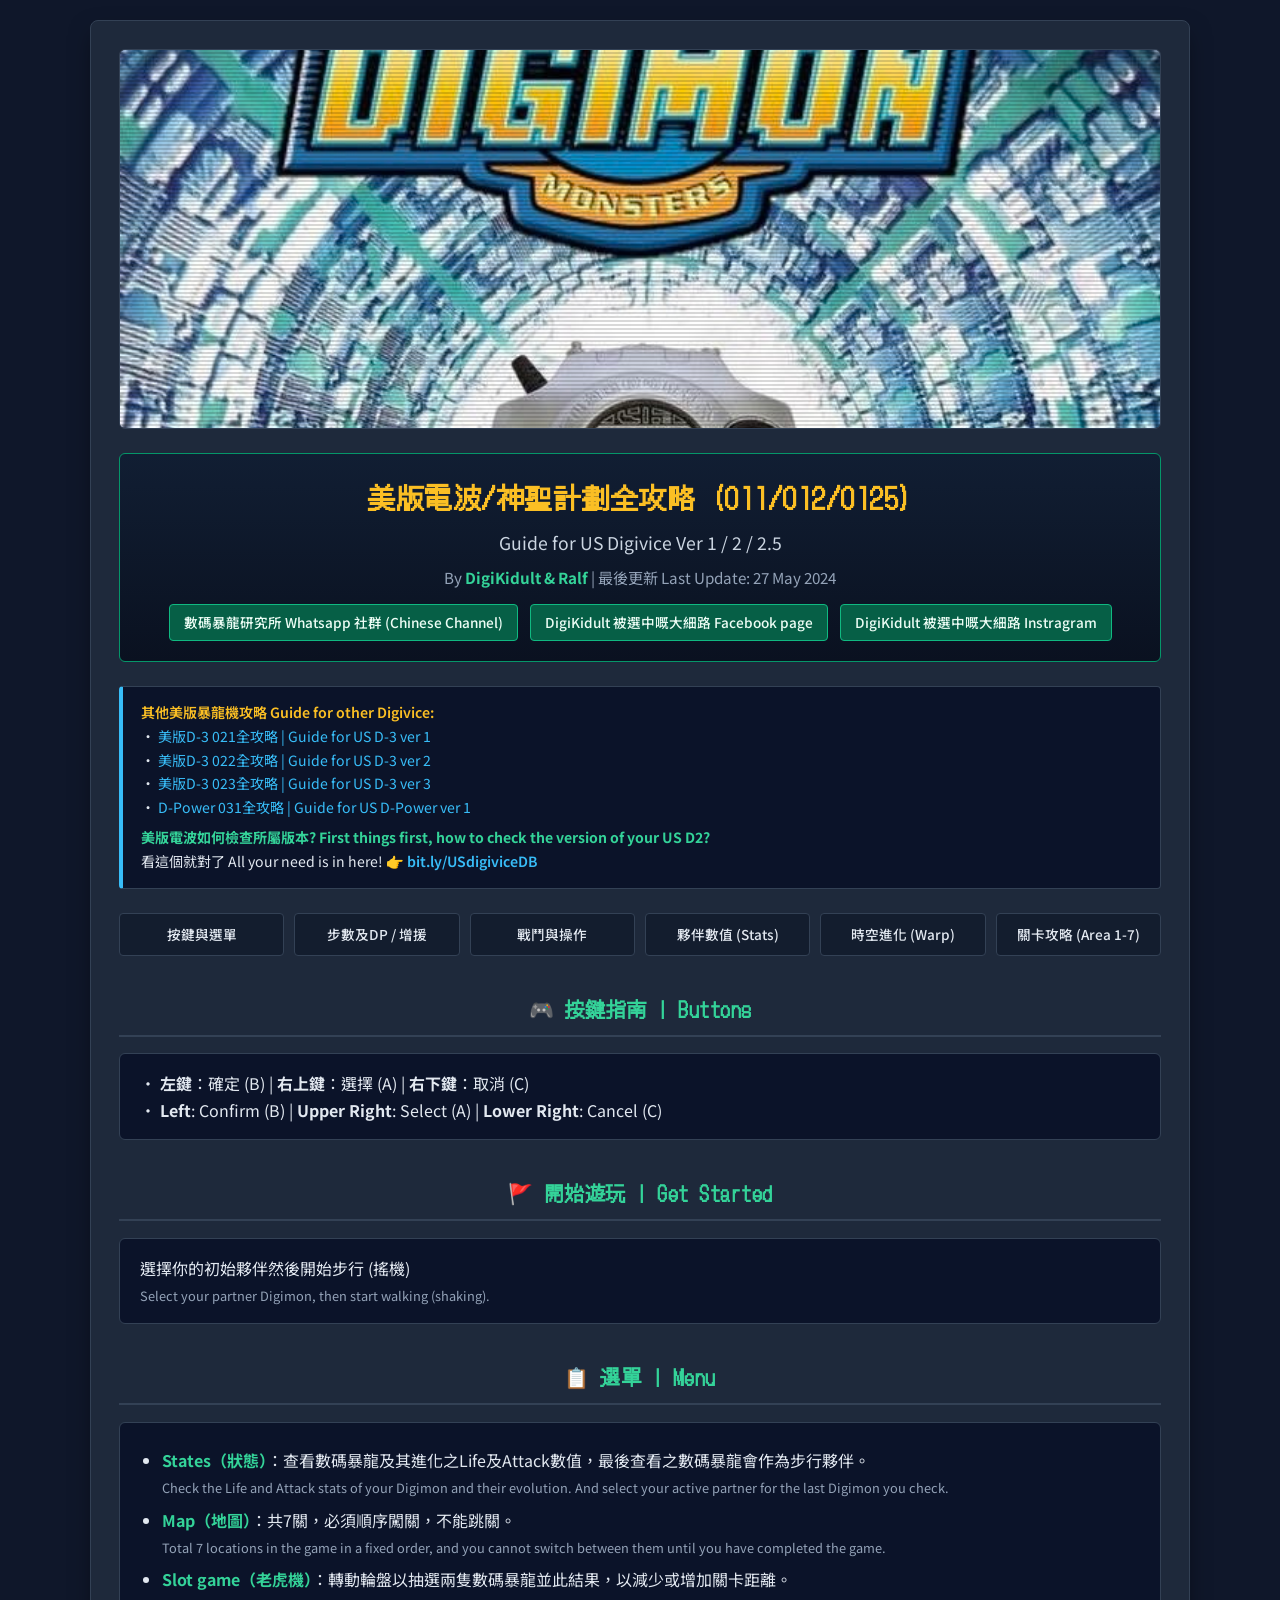
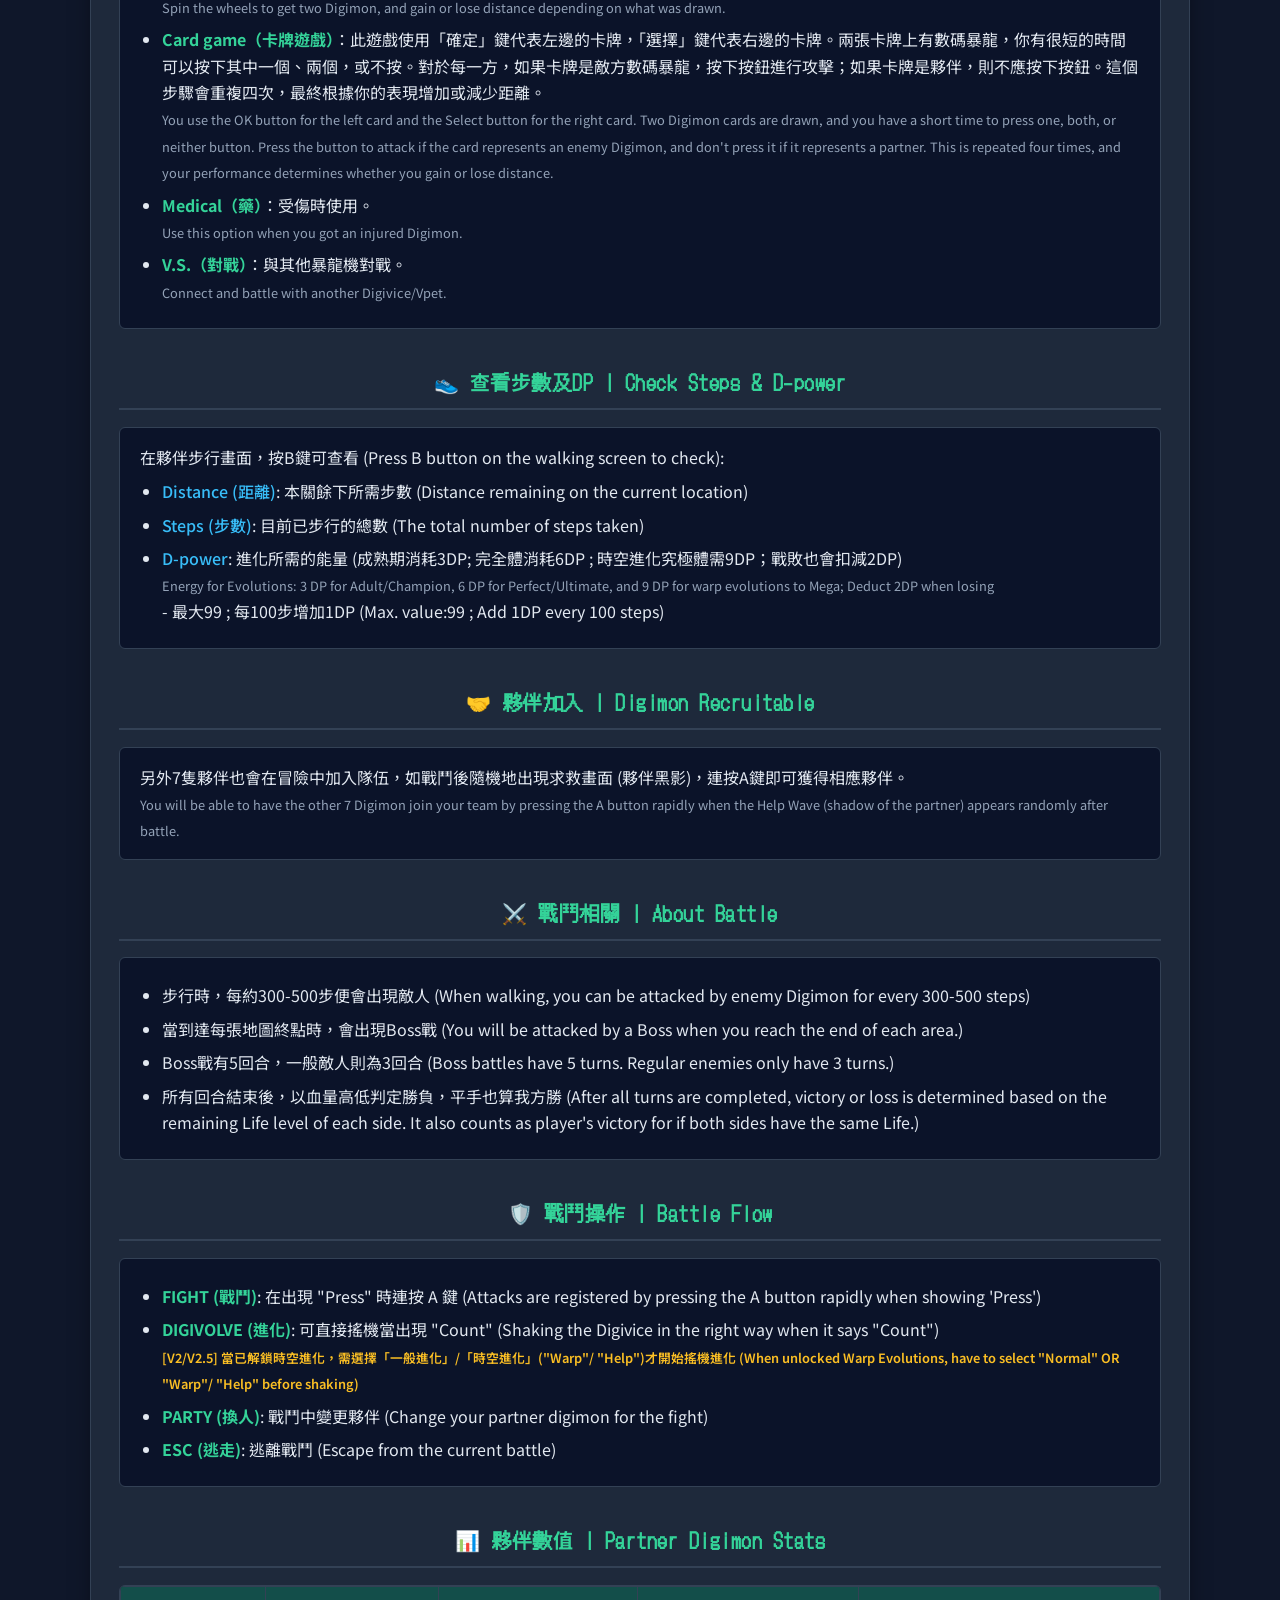
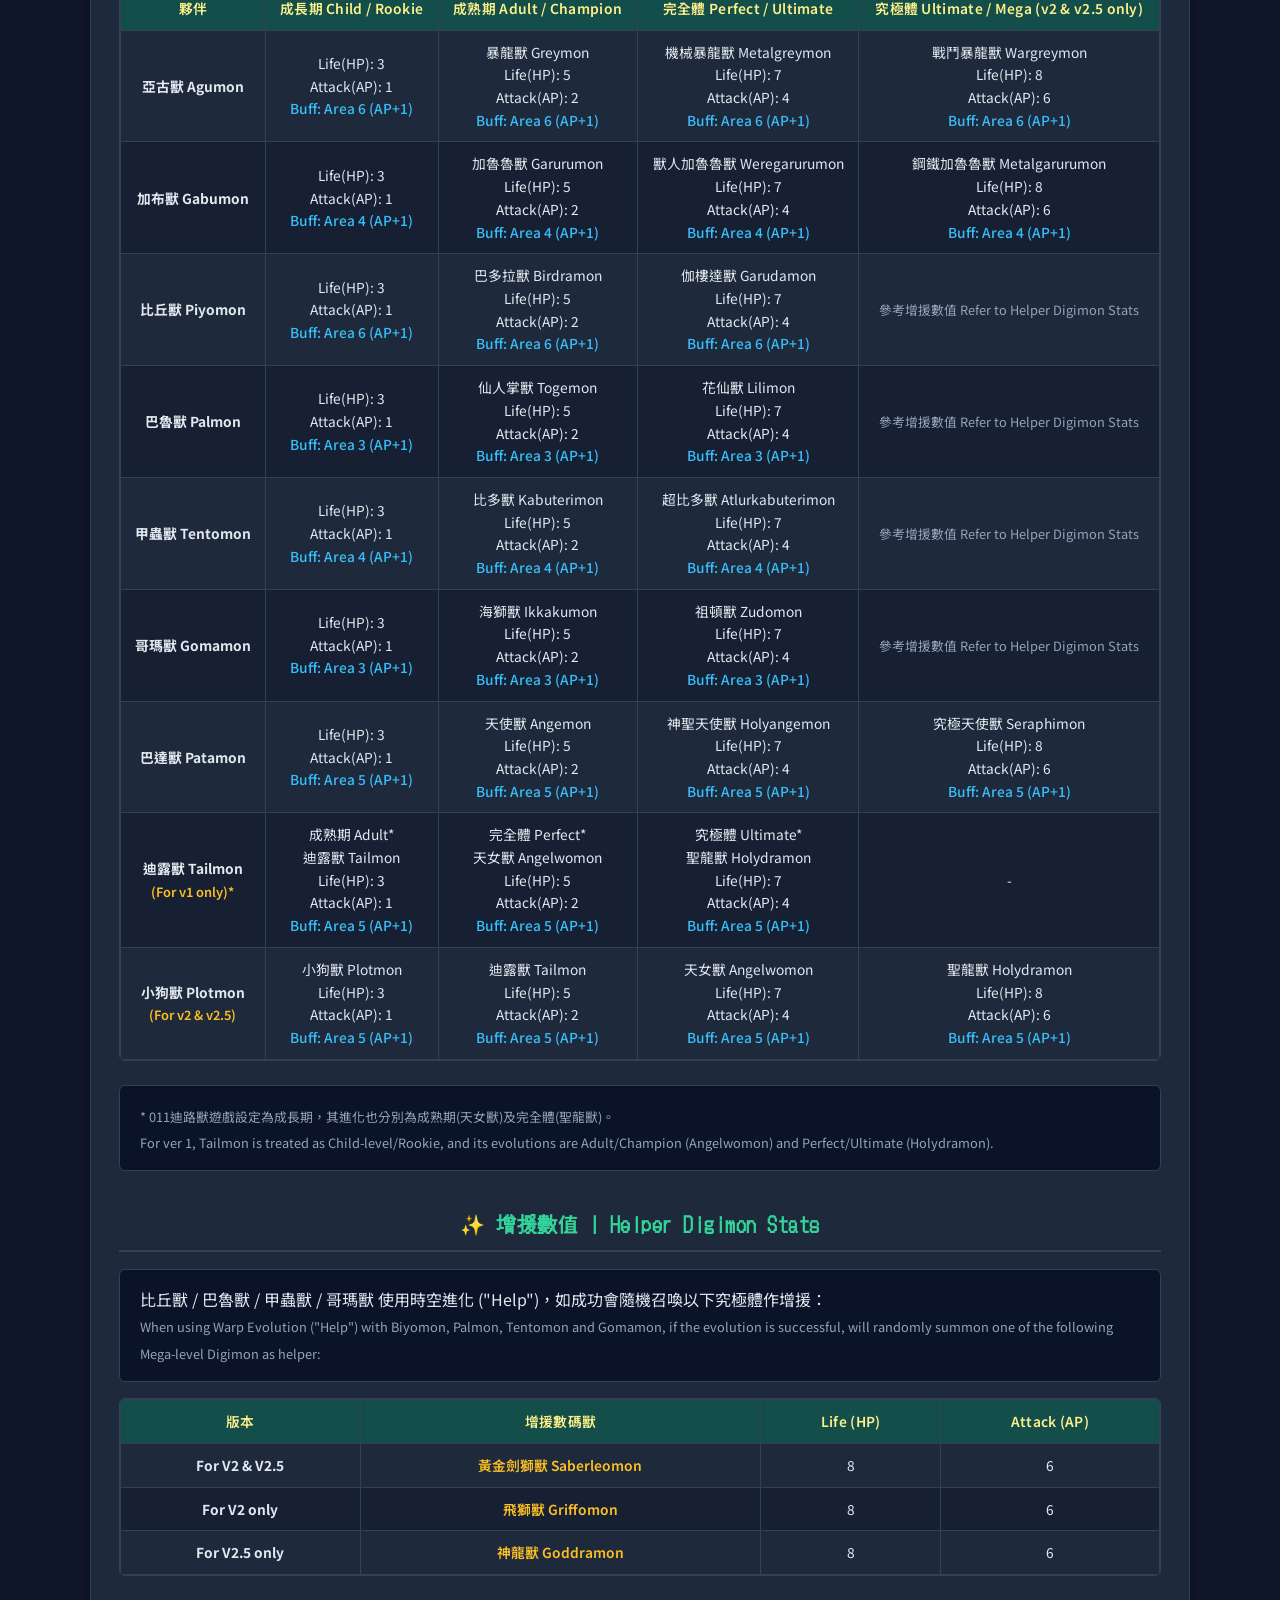
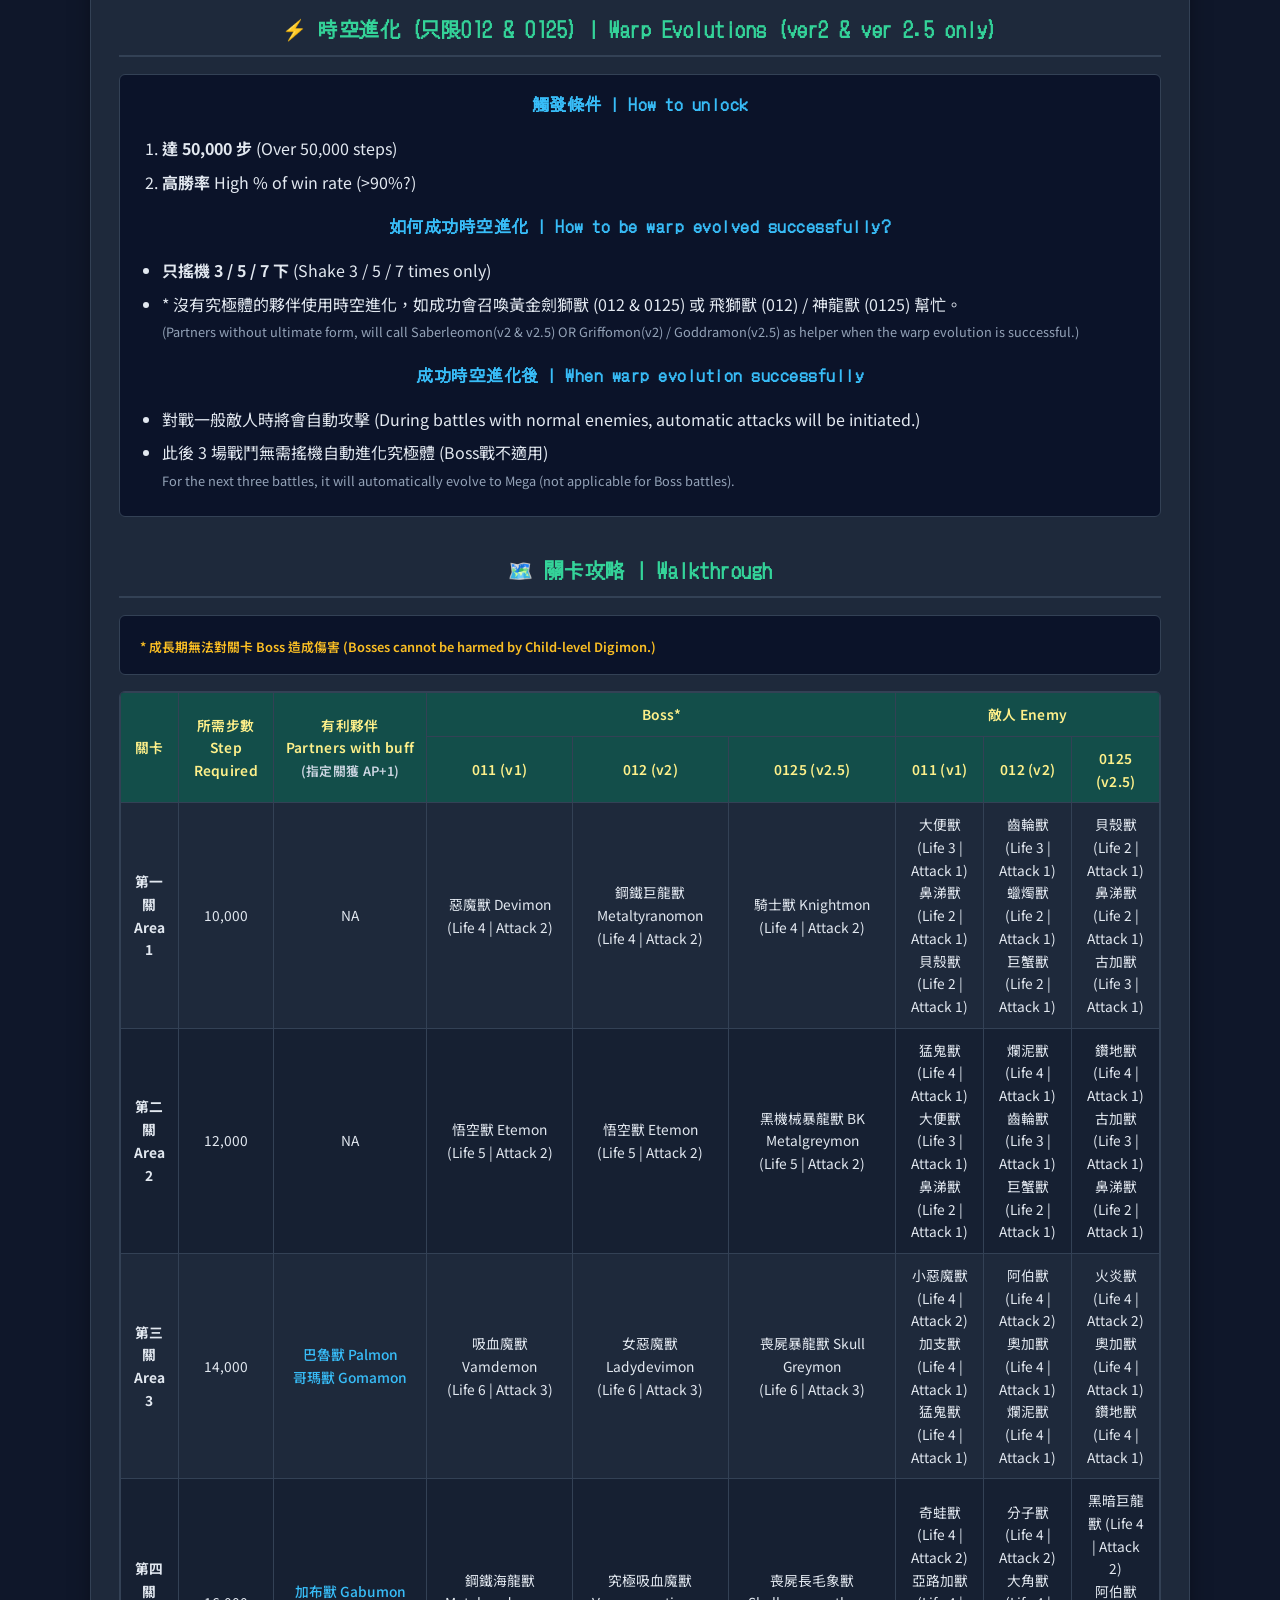
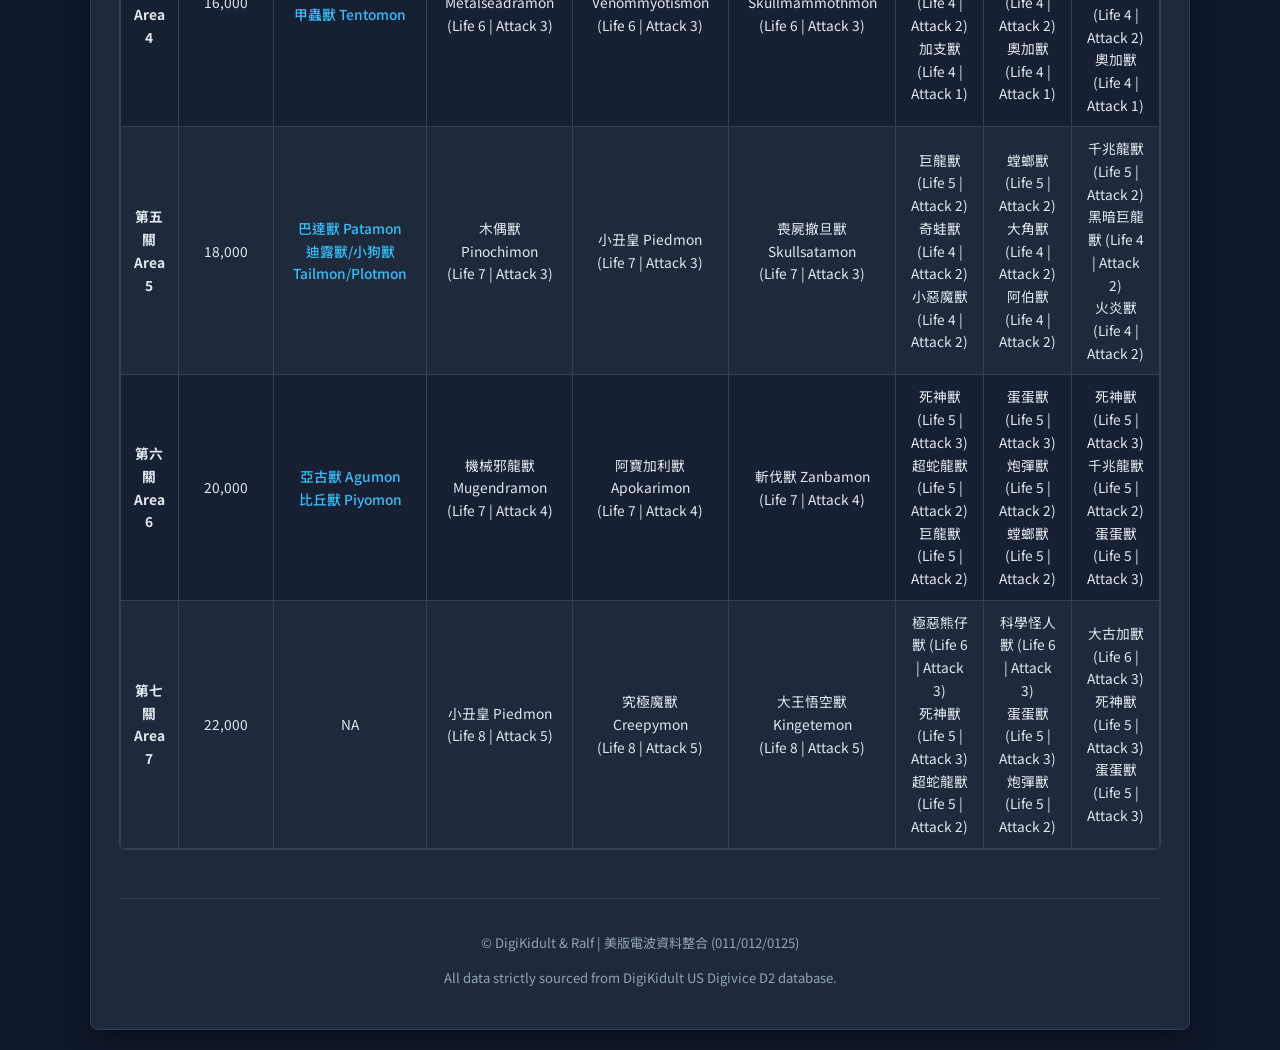
<file: usdigivice.html>
<!DOCTYPE html>
<html lang="zh-HK">
<head>
    <meta charset="UTF-8">
    <meta name="viewport" content="width=device-width, initial-scale=1.0">
    <title>美版電波/神聖計劃全攻略 (011/012/0125) | Guide for US Digivice D2 - DigiKidult</title>
    <!-- 引入適合閱讀且帶有微像素/現代感的清晰字體 -->
    <link rel="preconnect" href="https://fonts.googleapis.com">
    <link rel="preconnect" href="https://fonts.gstatic.com" crossorigin>
    <link href="https://fonts.googleapis.com/css2?family=DotGothic16&family=Noto+Sans+TC:wght@400;500;700&display=swap" rel="stylesheet">
    <style>
        :root {
            /* 舒服護眼的深色主題調色板 (Slate & Mint Palette) */
            --bg-base: #0f172a;        /* 柔和深藍灰底色 */
            --bg-card: #1e293b;        /* 容器/卡片背景 */
            --bg-card-inner: #0b1329;  /* 內層資訊框背景 */
            --bg-table-head: #134e4a;  /* 深松石綠表頭 */
            --bg-row-alt: #162032;     /* 表格隔行微調 */
            --bg-row-hover: #1e3a5f;   /* 滑鼠停留高亮 */

            --text-main: #e2e8f0;      /* 主內文：柔和淺灰白，不刺眼 */
            --text-dim: #94a3b8;       /* 次要說明文字：淡藍灰 */
            --accent-mint: #34d399;    /* 核心強調：薄荷綠 */
            --accent-cyan: #38bdf8;    /* 次要標記：天青藍 */
            --accent-gold: #fbbf24;    /* 警告/Boss高亮：柔和暖金 */

            --border-main: #334155;    /* 邊框線條：低對比深藍灰 */
            --border-accent: #059669;  /* 強調框線：翡翠綠 */
        }

        * { 
            box-sizing: border-box; 
        }

        body {
            background-color: var(--bg-base);
            color: var(--text-main);
            font-family: 'Noto Sans TC', 'DotGothic16', sans-serif;
            margin: 0;
            padding: 20px 14px;
            line-height: 1.65;
            -webkit-font-smoothing: antialiased;
        }

        .container {
            max-width: 1100px;
            margin: 0 auto;
            border: 1px solid var(--border-main);
            border-radius: 8px;
            padding: 28px;
            background-color: var(--bg-card);
            box-shadow: 0 10px 25px -5px rgba(0, 0, 0, 0.5);
        }

        /* 封面圖 Cover Art 容器樣式 */
        .cover-container {
            width: 100%;
            max-height: 380px;
            overflow: hidden;
            border-radius: 6px;
            border: 1px solid var(--border-main);
            margin-bottom: 24px;
            position: relative;
            background: linear-gradient(135deg, #1e293b 0%, #0f172a 100%);
            display: flex;
            align-items: center;
            justify-content: center;
        }

        .cover-image {
            width: 100%;
            height: auto;
            max-height: 380px;
            object-fit: cover;
            display: block;
        }

        /* 復古 CRT 掃描線覆蓋層 (可選精緻質感) */
        .cover-container::after {
            content: " ";
            position: absolute;
            top: 0; left: 0; bottom: 0; right: 0;
            background: linear-gradient(rgba(18, 16, 16, 0) 50%, rgba(0, 0, 0, 0.25) 50%);
            background-size: 100% 4px;
            pointer-events: none;
            opacity: 0.6;
        }

        h1, h2, h3 {
            font-family: 'DotGothic16', 'Noto Sans TC', sans-serif;
            text-align: center;
            letter-spacing: 0.5px;
        }

        h1 {
            color: var(--accent-gold);
            font-size: 1.75rem;
            margin: 0 0 8px 0;
        }

        h2 {
            color: var(--accent-mint);
            font-size: 1.25rem;
            border-bottom: 2px solid var(--border-main);
            padding-bottom: 10px;
            margin-top: 36px;
            display: flex;
            align-items: center;
            justify-content: center;
            gap: 8px;
        }

        h3 {
            color: var(--accent-cyan);
            font-size: 1.05rem;
            margin-top: 18px;
        }

        /* 標題與社群資訊區 */
        .header-box {
            text-align: center;
            border: 1px solid var(--border-accent);
            border-radius: 6px;
            padding: 20px;
            margin-bottom: 24px;
            background: linear-gradient(180deg, #111e33 0%, #0a1120 100%);
        }

        .header-box p {
            margin: 6px 0;
            color: var(--text-dim);
            font-size: 0.95rem;
        }

        .social-links {
            display: flex;
            justify-content: center;
            gap: 12px;
            margin-top: 14px;
            flex-wrap: wrap;
        }

        .social-btn {
            background-color: #065f46;
            color: #ecfdf5;
            border: 1px solid #10b981;
            padding: 6px 14px;
            text-decoration: none;
            font-weight: 500;
            font-size: 0.85rem;
            border-radius: 4px;
            transition: all 0.2s ease;
        }

        .social-btn:hover {
            background-color: #10b981;
            color: #064e3b;
            box-shadow: 0 0 10px rgba(16, 185, 129, 0.4);
        }

        /* 其他攻略快速選單 */
        .other-guides {
            background-color: var(--bg-card-inner);
            border: 1px solid var(--border-main);
            border-left: 4px solid var(--accent-cyan);
            border-radius: 4px;
            padding: 14px 18px;
            margin: 18px 0;
            font-size: 0.88rem;
            line-height: 1.7;
        }

        .other-guides a {
            color: var(--accent-cyan);
            text-decoration: none;
            margin-right: 14px;
            display: inline-block;
            transition: color 0.15s;
        }

        .other-guides a:hover {
            color: #bae6fd;
            text-decoration: underline;
        }

        /* 導航按鈕列 */
        .nav-grid {
            display: grid;
            grid-template-columns: repeat(auto-fit, minmax(140px, 1fr));
            gap: 10px;
            margin: 24px 0;
        }

        .nav-grid a {
            text-align: center;
            border: 1px solid var(--border-main);
            color: var(--text-main);
            padding: 9px 8px;
            text-decoration: none;
            font-size: 0.85rem;
            font-weight: 500;
            background: #131d2e;
            border-radius: 4px;
            transition: all 0.2s;
        }

        .nav-grid a:hover {
            background-color: #047857;
            border-color: var(--accent-mint);
            color: #fff;
        }

        /* 內容卡片框 */
        .box {
            border: 1px solid var(--border-main);
            border-radius: 6px;
            padding: 16px 20px;
            margin: 16px 0;
            background-color: var(--bg-card-inner);
        }

        /* 舒適表格樣式 */
        .table-responsive {
            overflow-x: auto;
            margin: 16px 0 24px 0;
            border: 1px solid var(--border-main);
            border-radius: 6px;
        }

        table {
            width: 100%;
            border-collapse: collapse;
            font-size: 0.86rem;
            text-align: center;
        }

        th, td {
            border: 1px solid var(--border-main);
            padding: 10px 12px;
        }

        th {
            background-color: var(--bg-table-head);
            color: #fef08a; /* 溫和的淡金黃 */
            font-weight: 600;
            letter-spacing: 0.3px;
        }

        tr:nth-child(even) {
            background-color: var(--bg-row-alt);
        }

        tr:hover {
            background-color: var(--bg-row-hover);
        }

        /* 輔助標記顏色 */
        .highlight {
            color: var(--accent-gold);
            font-weight: 600;
        }

        .cyan {
            color: var(--accent-cyan);
            font-weight: 500;
        }

        .mint {
            color: var(--accent-mint);
        }

        small {
            color: var(--text-dim);
            font-size: 0.8rem;
        }

        ul, ol {
            padding-left: 22px;
            margin: 8px 0;
        }

        li {
            margin-bottom: 7px;
        }

        /* 頁尾 */
        .footer {
            text-align: center;
            margin-top: 48px;
            border-top: 1px solid var(--border-main);
            padding-top: 20px;
            font-size: 0.82rem;
            color: var(--text-dim);
        }
    </style>
</head>
<body>

<div class="container">
    
    <!-- 🖼️ 封面圖片區域 (Cover Art) -->
    <!-- 你可以將同一目錄下的封面圖片命名為 cover.jpg，或者替換為圖片網址 -->
    <div class="cover-container">
        <img class="cover-image" src="cover.jpg" alt="美版電波/神聖計劃全攻略 Cover Art" onerror="this.style.display='none'">
    </div>

    <!-- Header -->
    <div class="header-box">
        <h1>美版電波/神聖計劃全攻略 (011/012/0125)</h1>
        <p style="font-size: 1.1rem; color: #cbd5e1; margin-bottom: 8px;">Guide for US Digivice Ver 1 / 2 / 2.5</p>
        <p>By <strong class="mint">DigiKidult &amp; Ralf</strong> | 最後更新 Last Update: 27 May 2024</p>
        <div class="social-links">
            <a class="social-btn" href="https://chat.whatsapp.com/FSd2Dst8F070xc5uv9ev4U" target="_blank">數碼暴龍研究所 Whatsapp 社群 (Chinese Channel)</a>
            <a class="social-btn" href="https://www.facebook.com/DigiKidult/" target="_blank">DigiKidult 被選中嘅大細路 Facebook page</a>
            <a class="social-btn" href="https://www.instagram.com/digikidult//" target="_blank">DigiKidult 被選中嘅大細路 Instragram</a>
        </div>
    </div>

    <!-- 其他美版攻略連結 -->
    <div class="other-guides">
        <strong class="highlight">其他美版暴龍機攻略 Guide for other Digivice:</strong><br>
        • <a href="https://bit.ly/USD-3ver1" target="_blank">美版D-3 021全攻略 | Guide for US D-3 ver 1</a><br>
        • <a href="https://bit.ly/USD-3ver2" target="_blank">美版D-3 022全攻略 | Guide for US D-3 ver 2</a><br>
        • <a href="https://bit.ly/USD-3ver3" target="_blank">美版D-3 023全攻略 | Guide for US D-3 ver 3</a><br>
        • <a href="https://bit.ly/D-powerVer1" target="_blank">D-Power 031全攻略 | Guide for US D-Power ver 1</a><br>
        <div style="margin-top: 6px;">
            <strong class="mint">美版電波如何檢查所屬版本? First things first, how to check the version of your US D2?</strong><br>
            看這個就對了 All your need is in here! 👉 <a href="https://bit.ly/USdigiviceDB" target="_blank" style="font-weight: 600;">bit.ly/USdigiviceDB</a>
        </div>
    </div>

    <!-- 快速導航列 -->
    <div class="nav-grid">
        <a href="#nav-system">按鍵與選單</a>
        <a href="#nav-steps">步數及DP / 增援</a>
        <a href="#nav-battle">戰鬥與操作</a>
        <a href="#nav-stats">夥伴數值 (Stats)</a>
        <a href="#nav-warp">時空進化 (Warp)</a>
        <a href="#nav-walkthrough">關卡攻略 (Area 1-7)</a>
    </div>

    <!-- 1. 按鍵與選單 -->
    <section id="nav-system">
        <h2>🎮 按鍵指南 | Buttons</h2>
        <div class="box">
            • <strong>左鍵</strong>：確定 (B) | <strong>右上鍵</strong>：選擇 (A) | <strong>右下鍵</strong>：取消 (C)<br>
            • <strong>Left</strong>: Confirm (B) | <strong>Upper Right</strong>: Select (A) | <strong>Lower Right</strong>: Cancel (C)
        </div>

        <h2>🚩 開始遊玩 | Get Started</h2>
        <div class="box">
            選擇你的初始夥伴然後開始步行 (搖機)<br>
            <small>Select your partner Digimon, then start walking (shaking).</small>
        </div>

        <h2>📋 選單 | Menu</h2>
        <div class="box">
            <ul>
                <li><strong class="mint">States（狀態）</strong>：查看數碼暴龍及其進化之Life及Attack數值，最後查看之數碼暴龍會作為步行夥伴。<br><small>Check the Life and Attack stats of your Digimon and their evolution. And select your active partner for the last Digimon you check.</small></li>
                <li><strong class="mint">Map（地圖）</strong>：共7關，必須順序闖關，不能跳關。<br><small>Total 7 locations in the game in a fixed order, and you cannot switch between them until you have completed the game.</small></li>
                <li><strong class="mint">Slot game（老虎機）</strong>：轉動輪盤以抽選兩隻數碼暴龍並此結果，以減少或增加關卡距離。<br><small>Spin the wheels to get two Digimon, and gain or lose distance depending on what was drawn.</small></li>
                <li><strong class="mint">Card game（卡牌遊戲）</strong>：此遊戲使用「確定」鍵代表左邊的卡牌，「選擇」鍵代表右邊的卡牌。兩張卡牌上有數碼暴龍，你有很短的時間可以按下其中一個、兩個，或不按。對於每一方，如果卡牌是敵方數碼暴龍，按下按鈕進行攻擊；如果卡牌是夥伴，則不應按下按鈕。這個步驟會重複四次，最終根據你的表現增加或減少距離。<br><small>You use the OK button for the left card and the Select button for the right card. Two Digimon cards are drawn, and you have a short time to press one, both, or neither button. Press the button to attack if the card represents an enemy Digimon, and don't press it if it represents a partner. This is repeated four times, and your performance determines whether you gain or lose distance.</small></li>
                <li><strong class="mint">Medical（藥）</strong>：受傷時使用。<br><small>Use this option when you got an injured Digimon.</small></li>
                <li><strong class="mint">V.S.（對戰）</strong>：與其他暴龍機對戰。<br><small>Connect and battle with another Digivice/Vpet.</small></li>
            </ul>
        </div>
    </section>

    <!-- 2. 步數、DP 與夥伴加入 -->
    <section id="nav-steps">
        <h2>👟 查看步數及DP | Check Steps &amp; D-power</h2>
        <div class="box">
            在夥伴步行畫面，按B鍵可查看 (Press B button on the walking screen to check):
            <ul>
                <li><strong class="cyan">Distance (距離)</strong>: 本關餘下所需步數 (Distance remaining on the current location)</li>
                <li><strong class="cyan">Steps (步數)</strong>: 目前已步行的總數 (The total number of steps taken)</li>
                <li><strong class="cyan">D-power</strong>: 進化所需的能量 (成熟期消耗3DP; 完全體消耗6DP ; 時空進化究極體需9DP；戰敗也會扣減2DP)<br><small>Energy for Evolutions: 3 DP for Adult/Champion, 6 DP for Perfect/Ultimate, and 9 DP for warp evolutions to Mega; Deduct 2DP when losing</small><br>- 最大99 ; 每100步增加1DP (Max. value:99 ; Add 1DP every 100 steps)</li>
            </ul>
        </div>

        <h2>🤝 夥伴加入 | Digimon Recruitable</h2>
        <div class="box">
            另外7隻夥伴也會在冒險中加入隊伍，如戰鬥後隨機地出現求救畫面 (夥伴黑影)，連按A鍵即可獲得相應夥伴。<br>
            <small>You will be able to have the other 7 Digimon join your team by pressing the A button rapidly when the Help Wave (shadow of the partner) appears randomly after battle.</small>
        </div>
    </section>

    <!-- 3. 戰鬥相關與操作 -->
    <section id="nav-battle">
        <h2>⚔️ 戰鬥相關 | About Battle</h2>
        <div class="box">
            <ul>
                <li>步行時，每約300-500步便會出現敵人 (When walking, you can be attacked by enemy Digimon for every 300-500 steps)</li>
                <li>當到達每張地圖終點時，會出現Boss戰 (You will be attacked by a Boss when you reach the end of each area.)</li>
                <li>Boss戰有5回合，一般敵人則為3回合 (Boss battles have 5 turns. Regular enemies only have 3 turns.)</li>
                <li>所有回合結束後，以血量高低判定勝負，平手也算我方勝 (After all turns are completed, victory or loss is determined based on the remaining Life level of each side. It also counts as player's victory for if both sides have the same Life.)</li>
            </ul>
        </div>

        <h2>🛡️ 戰鬥操作 | Battle Flow</h2>
        <div class="box">
            <ul>
                <li><strong class="mint">FIGHT (戰鬥)</strong>: 在出現 "Press" 時連按 A 鍵 (Attacks are registered by pressing the A button rapidly when showing 'Press')</li>
                <li><strong class="mint">DIGIVOLVE (進化)</strong>: 可直接搖機當出現 "Count" (Shaking the Digivice in the right way when it says "Count")<br>
                <small class="highlight">[V2/V2.5] 當已解鎖時空進化，需選擇「一般進化」/「時空進化」("Warp"/ "Help")才開始搖機進化 (When unlocked Warp Evolutions, have to select "Normal" OR "Warp"/ "Help" before shaking)</small></li>
                <li><strong class="mint">PARTY (換人)</strong>: 戰鬥中變更夥伴 (Change your partner digimon for the fight)</li>
                <li><strong class="mint">ESC (逃走)</strong>: 逃離戰鬥 (Escape from the current battle)</li>
            </ul>
        </div>
    </section>

    <!-- 4. 夥伴數值表 -->
    <section id="nav-stats">
        <h2>📊 夥伴數值 | Partner Digimon Stats</h2>
        <div class="table-responsive">
            <table>
                <thead>
                    <tr>
                        <th>夥伴</th>
                        <th>成長期 Child / Rookie</th>
                        <th>成熟期 Adult / Champion</th>
                        <th>完全體 Perfect / Ultimate</th>
                        <th>究極體 Ultimate / Mega (v2 &amp; v2.5 only)</th>
                    </tr>
                </thead>
                <tbody>
                    <!-- 亞古獸 -->
                    <tr>
                        <td><strong>亞古獸 Agumon</strong></td>
                        <td>Life(HP): 3<br>Attack(AP): 1<br><span class="cyan">Buff: Area 6 (AP+1)</span></td>
                        <td>暴龍獸 Greymon<br>Life(HP): 5<br>Attack(AP): 2<br><span class="cyan">Buff: Area 6 (AP+1)</span></td>
                        <td>機械暴龍獸 Metalgreymon<br>Life(HP): 7<br>Attack(AP): 4<br><span class="cyan">Buff: Area 6 (AP+1)</span></td>
                        <td>戰鬥暴龍獸 Wargreymon<br>Life(HP): 8<br>Attack(AP): 6<br><span class="cyan">Buff: Area 6 (AP+1)</span></td>
                    </tr>
                    <!-- 加布獸 -->
                    <tr>
                        <td><strong>加布獸 Gabumon</strong></td>
                        <td>Life(HP): 3<br>Attack(AP): 1<br><span class="cyan">Buff: Area 4 (AP+1)</span></td>
                        <td>加魯魯獸 Garurumon<br>Life(HP): 5<br>Attack(AP): 2<br><span class="cyan">Buff: Area 4 (AP+1)</span></td>
                        <td>獸人加魯魯獸 Weregarurumon<br>Life(HP): 7<br>Attack(AP): 4<br><span class="cyan">Buff: Area 4 (AP+1)</span></td>
                        <td>鋼鐵加魯魯獸 Metalgarurumon<br>Life(HP): 8<br>Attack(AP): 6<br><span class="cyan">Buff: Area 4 (AP+1)</span></td>
                    </tr>
                    <!-- 比丘獸 -->
                    <tr>
                        <td><strong>比丘獸 Piyomon</strong></td>
                        <td>Life(HP): 3<br>Attack(AP): 1<br><span class="cyan">Buff: Area 6 (AP+1)</span></td>
                        <td>巴多拉獸 Birdramon<br>Life(HP): 5<br>Attack(AP): 2<br><span class="cyan">Buff: Area 6 (AP+1)</span></td>
                        <td>伽樓達獸 Garudamon<br>Life(HP): 7<br>Attack(AP): 4<br><span class="cyan">Buff: Area 6 (AP+1)</span></td>
                        <td><small>參考增援數值 Refer to Helper Digimon Stats</small></td>
                    </tr>
                    <!-- 巴魯獸 -->
                    <tr>
                        <td><strong>巴魯獸 Palmon</strong></td>
                        <td>Life(HP): 3<br>Attack(AP): 1<br><span class="cyan">Buff: Area 3 (AP+1)</span></td>
                        <td>仙人掌獸 Togemon<br>Life(HP): 5<br>Attack(AP): 2<br><span class="cyan">Buff: Area 3 (AP+1)</span></td>
                        <td>花仙獸 Lilimon<br>Life(HP): 7<br>Attack(AP): 4<br><span class="cyan">Buff: Area 3 (AP+1)</span></td>
                        <td><small>參考增援數值 Refer to Helper Digimon Stats</small></td>
                    </tr>
                    <!-- 甲蟲獸 -->
                    <tr>
                        <td><strong>甲蟲獸 Tentomon</strong></td>
                        <td>Life(HP): 3<br>Attack(AP): 1<br><span class="cyan">Buff: Area 4 (AP+1)</span></td>
                        <td>比多獸 Kabuterimon<br>Life(HP): 5<br>Attack(AP): 2<br><span class="cyan">Buff: Area 4 (AP+1)</span></td>
                        <td>超比多獸 Atlurkabuterimon<br>Life(HP): 7<br>Attack(AP): 4<br><span class="cyan">Buff: Area 4 (AP+1)</span></td>
                        <td><small>參考增援數值 Refer to Helper Digimon Stats</small></td>
                    </tr>
                    <!-- 哥瑪獸 -->
                    <tr>
                        <td><strong>哥瑪獸 Gomamon</strong></td>
                        <td>Life(HP): 3<br>Attack(AP): 1<br><span class="cyan">Buff: Area 3 (AP+1)</span></td>
                        <td>海獅獸 Ikkakumon<br>Life(HP): 5<br>Attack(AP): 2<br><span class="cyan">Buff: Area 3 (AP+1)</span></td>
                        <td>祖頓獸 Zudomon<br>Life(HP): 7<br>Attack(AP): 4<br><span class="cyan">Buff: Area 3 (AP+1)</span></td>
                        <td><small>參考增援數值 Refer to Helper Digimon Stats</small></td>
                    </tr>
                    <!-- 巴達獸 -->
                    <tr>
                        <td><strong>巴達獸 Patamon</strong></td>
                        <td>Life(HP): 3<br>Attack(AP): 1<br><span class="cyan">Buff: Area 5 (AP+1)</span></td>
                        <td>天使獸 Angemon<br>Life(HP): 5<br>Attack(AP): 2<br><span class="cyan">Buff: Area 5 (AP+1)</span></td>
                        <td>神聖天使獸 Holyangemon<br>Life(HP): 7<br>Attack(AP): 4<br><span class="cyan">Buff: Area 5 (AP+1)</span></td>
                        <td>究極天使獸 Seraphimon<br>Life(HP): 8<br>Attack(AP): 6<br><span class="cyan">Buff: Area 5 (AP+1)</span></td>
                    </tr>
                    <!-- For v1 only: 迪露獸 -->
                    <tr>
                        <td><strong>迪露獸 Tailmon</strong><br><small class="highlight">(For v1 only)*</small></td>
                        <td>成熟期 Adult*<br>迪露獸 Tailmon<br>Life(HP): 3<br>Attack(AP): 1<br><span class="cyan">Buff: Area 5 (AP+1)</span></td>
                        <td>完全體 Perfect*<br>天女獸 Angelwomon<br>Life(HP): 5<br>Attack(AP): 2<br><span class="cyan">Buff: Area 5 (AP+1)</span></td>
                        <td>究極體 Ultimate*<br>聖龍獸 Holydramon<br>Life(HP): 7<br>Attack(AP): 4<br><span class="cyan">Buff: Area 5 (AP+1)</span></td>
                        <td>-</td>
                    </tr>
                    <!-- For v2 & v2.5: 小狗獸 -->
                    <tr>
                        <td><strong>小狗獸 Plotmon</strong><br><small class="highlight">(For v2 &amp; v2.5)</small></td>
                        <td>小狗獸 Plotmon<br>Life(HP): 3<br>Attack(AP): 1<br><span class="cyan">Buff: Area 5 (AP+1)</span></td>
                        <td>迪露獸 Tailmon<br>Life(HP): 5<br>Attack(AP): 2<br><span class="cyan">Buff: Area 5 (AP+1)</span></td>
                        <td>天女獸 Angelwomon<br>Life(HP): 7<br>Attack(AP): 4<br><span class="cyan">Buff: Area 5 (AP+1)</span></td>
                        <td>聖龍獸 Holydramon<br>Life(HP): 8<br>Attack(AP): 6<br><span class="cyan">Buff: Area 5 (AP+1)</span></td>
                    </tr>
                </tbody>
            </table>
        </div>
        <div class="box">
            <small>* 011迪路獸遊戲設定為成長期，其進化也分別為成熟期(天女獸)及完全體(聖龍獸)。<br>For ver 1, Tailmon is treated as Child-level/Rookie, and its evolutions are Adult/Champion (Angelwomon) and Perfect/Ultimate (Holydramon).</small>
        </div>

        <h2>✨ 增援數值 | Helper Digimon Stats</h2>
        <div class="box">
            比丘獸 / 巴魯獸 / 甲蟲獸 / 哥瑪獸 使用時空進化 ("Help")，如成功會隨機召喚以下究極體作增援：<br>
            <small>When using Warp Evolution ("Help") with Biyomon, Palmon, Tentomon and Gomamon, if the evolution is successful, will randomly summon one of the following Mega-level Digimon as helper:</small>
        </div>
        <div class="table-responsive">
            <table>
                <thead>
                    <tr>
                        <th>版本</th>
                        <th>增援數碼獸</th>
                        <th>Life (HP)</th>
                        <th>Attack (AP)</th>
                    </tr>
                </thead>
                <tbody>
                    <tr>
                        <td><strong>For V2 &amp; V2.5</strong></td>
                        <td><strong class="highlight">黃金劍獅獸 Saberleomon</strong></td>
                        <td>8</td>
                        <td>6</td>
                    </tr>
                    <tr>
                        <td><strong>For V2 only</strong></td>
                        <td><strong class="highlight">飛獅獸 Griffomon</strong></td>
                        <td>8</td>
                        <td>6</td>
                    </tr>
                    <tr>
                        <td><strong>For V2.5 only</strong></td>
                        <td><strong class="highlight">神龍獸 Goddramon</strong></td>
                        <td>8</td>
                        <td>6</td>
                    </tr>
                </tbody>
            </table>
        </div>
    </section>

    <!-- 5. 時空進化 -->
    <section id="nav-warp">
        <h2>⚡ 時空進化 (只限012 &amp; 0125) | Warp Evolutions (ver2 &amp; ver 2.5 only)</h2>
        <div class="box">
            <h3 style="margin-top:0;">觸發條件 | How to unlock</h3>
            <ol>
                <li><strong>達 50,000 步</strong> (Over 50,000 steps)</li>
                <li><strong>高勝率</strong> High % of win rate (&gt;90%?)</li>
            </ol>

            <h3>如何成功時空進化 | How to be warp evolved successfully?</h3>
            <ul>
                <li><strong>只搖機 3 / 5 / 7 下</strong> (Shake 3 / 5 / 7 times only)</li>
                <li>* 沒有究極體的夥伴使用時空進化，如成功會召喚黃金劍獅獸 (012 &amp; 0125) 或 飛獅獸 (012) / 神龍獸 (0125) 幫忙。<br><small>(Partners without ultimate form, will call Saberleomon(v2 &amp; v2.5) OR Griffomon(v2) / Goddramon(v2.5) as helper when the warp evolution is successful.)</small></li>
            </ul>

            <h3>成功時空進化後 | When warp evolution successfully</h3>
            <ul>
                <li>對戰一般敵人時將會自動攻擊 (During battles with normal enemies, automatic attacks will be initiated.)</li>
                <li>此後 3 場戰鬥無需搖機自動進化究極體 (Boss戰不適用)<br><small>For the next three battles, it will automatically evolve to Mega (not applicable for Boss battles).</small></li>
            </ul>
        </div>
    </section>

    <!-- 6. 關卡攻略 -->
    <section id="nav-walkthrough">
        <h2>🗺️ 關卡攻略 | Walkthrough</h2>
        <div class="box">
            <small class="highlight">* 成長期無法對關卡 Boss 造成傷害 (Bosses cannot be harmed by Child-level Digimon.)</small>
        </div>
        <div class="table-responsive">
            <table>
                <thead>
                    <tr>
                        <th rowspan="2">關卡</th>
                        <th rowspan="2">所需步數<br>Step Required</th>
                        <th rowspan="2">有利夥伴<br>Partners with buff<br><small style="color: #cbd5e1;">(指定關獲 AP+1)</small></th>
                        <th colspan="3">Boss*</th>
                        <th colspan="3">敵人 Enemy</th>
                    </tr>
                    <tr>
                        <th>011 (v1)</th>
                        <th>012 (v2)</th>
                        <th>0125 (v2.5)</th>
                        <th>011 (v1)</th>
                        <th>012 (v2)</th>
                        <th>0125 (v2.5)</th>
                    </tr>
                </thead>
                <tbody>
                    <tr>
                        <td><strong>第一關<br>Area 1</strong></td>
                        <td>10,000</td>
                        <td>NA</td>
                        <td>惡魔獸 Devimon<br>(Life 4 | Attack 2)</td>
                        <td>鋼鐵巨龍獸 Metaltyranomon<br>(Life 4 | Attack 2)</td>
                        <td>騎士獸 Knightmon<br>(Life 4 | Attack 2)</td>
                        <td>
                            大便獸 (Life 3 | Attack 1)<br>
                            鼻涕獸 (Life 2 | Attack 1)<br>
                            貝殼獸 (Life 2 | Attack 1)
                        </td>
                        <td>
                            齒輪獸 (Life 3 | Attack 1)<br>
                            蠟燭獸 (Life 2 | Attack 1)<br>
                            巨蟹獸 (Life 2 | Attack 1)
                        </td>
                        <td>
                            貝殼獸 (Life 2 | Attack 1)<br>
                            鼻涕獸 (Life 2 | Attack 1)<br>
                            古加獸 (Life 3 | Attack 1)
                        </td>
                    </tr>
                    <tr>
                        <td><strong>第二關<br>Area 2</strong></td>
                        <td>12,000</td>
                        <td>NA</td>
                        <td>悟空獸 Etemon<br>(Life 5 | Attack 2)</td>
                        <td>悟空獸 Etemon<br>(Life 5 | Attack 2)</td>
                        <td>黑機械暴龍獸 BK Metalgreymon<br>(Life 5 | Attack 2)</td>
                        <td>
                            猛鬼獸 (Life 4 | Attack 1)<br>
                            大便獸 (Life 3 | Attack 1)<br>
                            鼻涕獸 (Life 2 | Attack 1)
                        </td>
                        <td>
                            爛泥獸 (Life 4 | Attack 1)<br>
                            齒輪獸 (Life 3 | Attack 1)<br>
                            巨蟹獸 (Life 2 | Attack 1)
                        </td>
                        <td>
                            鑽地獸 (Life 4 | Attack 1)<br>
                            古加獸 (Life 3 | Attack 1)<br>
                            鼻涕獸 (Life 2 | Attack 1)
                        </td>
                    </tr>
                    <tr>
                        <td><strong>第三關<br>Area 3</strong></td>
                        <td>14,000</td>
                        <td><span class="cyan">巴魯獸 Palmon</span><br><span class="cyan">哥瑪獸 Gomamon</span></td>
                        <td>吸血魔獸 Vamdemon<br>(Life 6 | Attack 3)</td>
                        <td>女惡魔獸 Ladydevimon<br>(Life 6 | Attack 3)</td>
                        <td>喪屍暴龍獸 Skull Greymon<br>(Life 6 | Attack 3)</td>
                        <td>
                            小惡魔獸 (Life 4 | Attack 2)<br>
                            加支獸 (Life 4 | Attack 1)<br>
                            猛鬼獸 (Life 4 | Attack 1)
                        </td>
                        <td>
                            阿伯獸 (Life 4 | Attack 2)<br>
                            奧加獸 (Life 4 | Attack 1)<br>
                            爛泥獸 (Life 4 | Attack 1)
                        </td>
                        <td>
                            火炎獸 (Life 4 | Attack 2)<br>
                            奧加獸 (Life 4 | Attack 1)<br>
                            鑽地獸 (Life 4 | Attack 1)
                        </td>
                    </tr>
                    <tr>
                        <td><strong>第四關<br>Area 4</strong></td>
                        <td>16,000</td>
                        <td><span class="cyan">加布獸 Gabumon</span><br><span class="cyan">甲蟲獸 Tentomon</span></td>
                        <td>鋼鐵海龍獸 Metalseadramon<br>(Life 6 | Attack 3)</td>
                        <td>究極吸血魔獸 Venommyotismon<br>(Life 6 | Attack 3)</td>
                        <td>喪屍長毛象獸 Skullmammothmon<br>(Life 6 | Attack 3)</td>
                        <td>
                            奇蛙獸 (Life 4 | Attack 2)<br>
                            亞路加獸 (Life 4 | Attack 2)<br>
                            加支獸 (Life 4 | Attack 1)
                        </td>
                        <td>
                            分子獸 (Life 4 | Attack 2)<br>
                            大角獸 (Life 4 | Attack 2)<br>
                            奧加獸 (Life 4 | Attack 1)
                        </td>
                        <td>
                            黑暗巨龍獸 (Life 4 | Attack 2)<br>
                            阿伯獸 (Life 4 | Attack 2)<br>
                            奧加獸 (Life 4 | Attack 1)
                        </td>
                    </tr>
                    <tr>
                        <td><strong>第五關<br>Area 5</strong></td>
                        <td>18,000</td>
                        <td><span class="cyan">巴達獸 Patamon</span><br><span class="cyan">迪露獸/小狗獸 Tailmon/Plotmon</span></td>
                        <td>木偶獸 Pinochimon<br>(Life 7 | Attack 3)</td>
                        <td>小丑皇 Piedmon<br>(Life 7 | Attack 3)</td>
                        <td>喪屍撤旦獸 Skullsatamon<br>(Life 7 | Attack 3)</td>
                        <td>
                            巨龍獸 (Life 5 | Attack 2)<br>
                            奇蛙獸 (Life 4 | Attack 2)<br>
                            小惡魔獸 (Life 4 | Attack 2)
                        </td>
                        <td>
                            螳螂獸 (Life 5 | Attack 2)<br>
                            大角獸 (Life 4 | Attack 2)<br>
                            阿伯獸 (Life 4 | Attack 2)
                        </td>
                        <td>
                            千兆龍獸 (Life 5 | Attack 2)<br>
                            黑暗巨龍獸 (Life 4 | Attack 2)<br>
                            火炎獸 (Life 4 | Attack 2)
                        </td>
                    </tr>
                    <tr>
                        <td><strong>第六關<br>Area 6</strong></td>
                        <td>20,000</td>
                        <td><span class="cyan">亞古獸 Agumon</span><br><span class="cyan">比丘獸 Piyomon</span></td>
                        <td>機械邪龍獸 Mugendramon<br>(Life 7 | Attack 4)</td>
                        <td>阿寶加利獸 Apokarimon<br>(Life 7 | Attack 4)</td>
                        <td>斬伐獸 Zanbamon<br>(Life 7 | Attack 4)</td>
                        <td>
                            死神獸 (Life 5 | Attack 3)<br>
                            超蛇龍獸 (Life 5 | Attack 2)<br>
                            巨龍獸 (Life 5 | Attack 2)
                        </td>
                        <td>
                            蛋蛋獸 (Life 5 | Attack 3)<br>
                            炮彈獸 (Life 5 | Attack 2)<br>
                            螳螂獸 (Life 5 | Attack 2)
                        </td>
                        <td>
                            死神獸 (Life 5 | Attack 3)<br>
                            千兆龍獸 (Life 5 | Attack 2)<br>
                            蛋蛋獸 (Life 5 | Attack 3)
                        </td>
                    </tr>
                    <tr>
                        <td><strong>第七關<br>Area 7</strong></td>
                        <td>22,000</td>
                        <td>NA</td>
                        <td>小丑皇 Piedmon<br>(Life 8 | Attack 5)</td>
                        <td>究極魔獸 Creepymon<br>(Life 8 | Attack 5)</td>
                        <td>大王悟空獸 Kingetemon<br>(Life 8 | Attack 5)</td>
                        <td>
                            極惡熊仔獸 (Life 6 | Attack 3)<br>
                            死神獸 (Life 5 | Attack 3)<br>
                            超蛇龍獸 (Life 5 | Attack 2)
                        </td>
                        <td>
                            科學怪人獸 (Life 6 | Attack 3)<br>
                            蛋蛋獸 (Life 5 | Attack 3)<br>
                            炮彈獸 (Life 5 | Attack 2)
                        </td>
                        <td>
                            大古加獸 (Life 6 | Attack 3)<br>
                            死神獸 (Life 5 | Attack 3)<br>
                            蛋蛋獸 (Life 5 | Attack 3)
                        </td>
                    </tr>
                </tbody>
            </table>
        </div>
    </section>

    <!-- Footer -->
    <div class="footer">
        <p>© DigiKidult &amp; Ralf | 美版電波資料整合 (011/012/0125)</p>
        <p>All data strictly sourced from DigiKidult US Digivice D2 database.</p>
    </div>
</div>

</body>
</html>
</file>
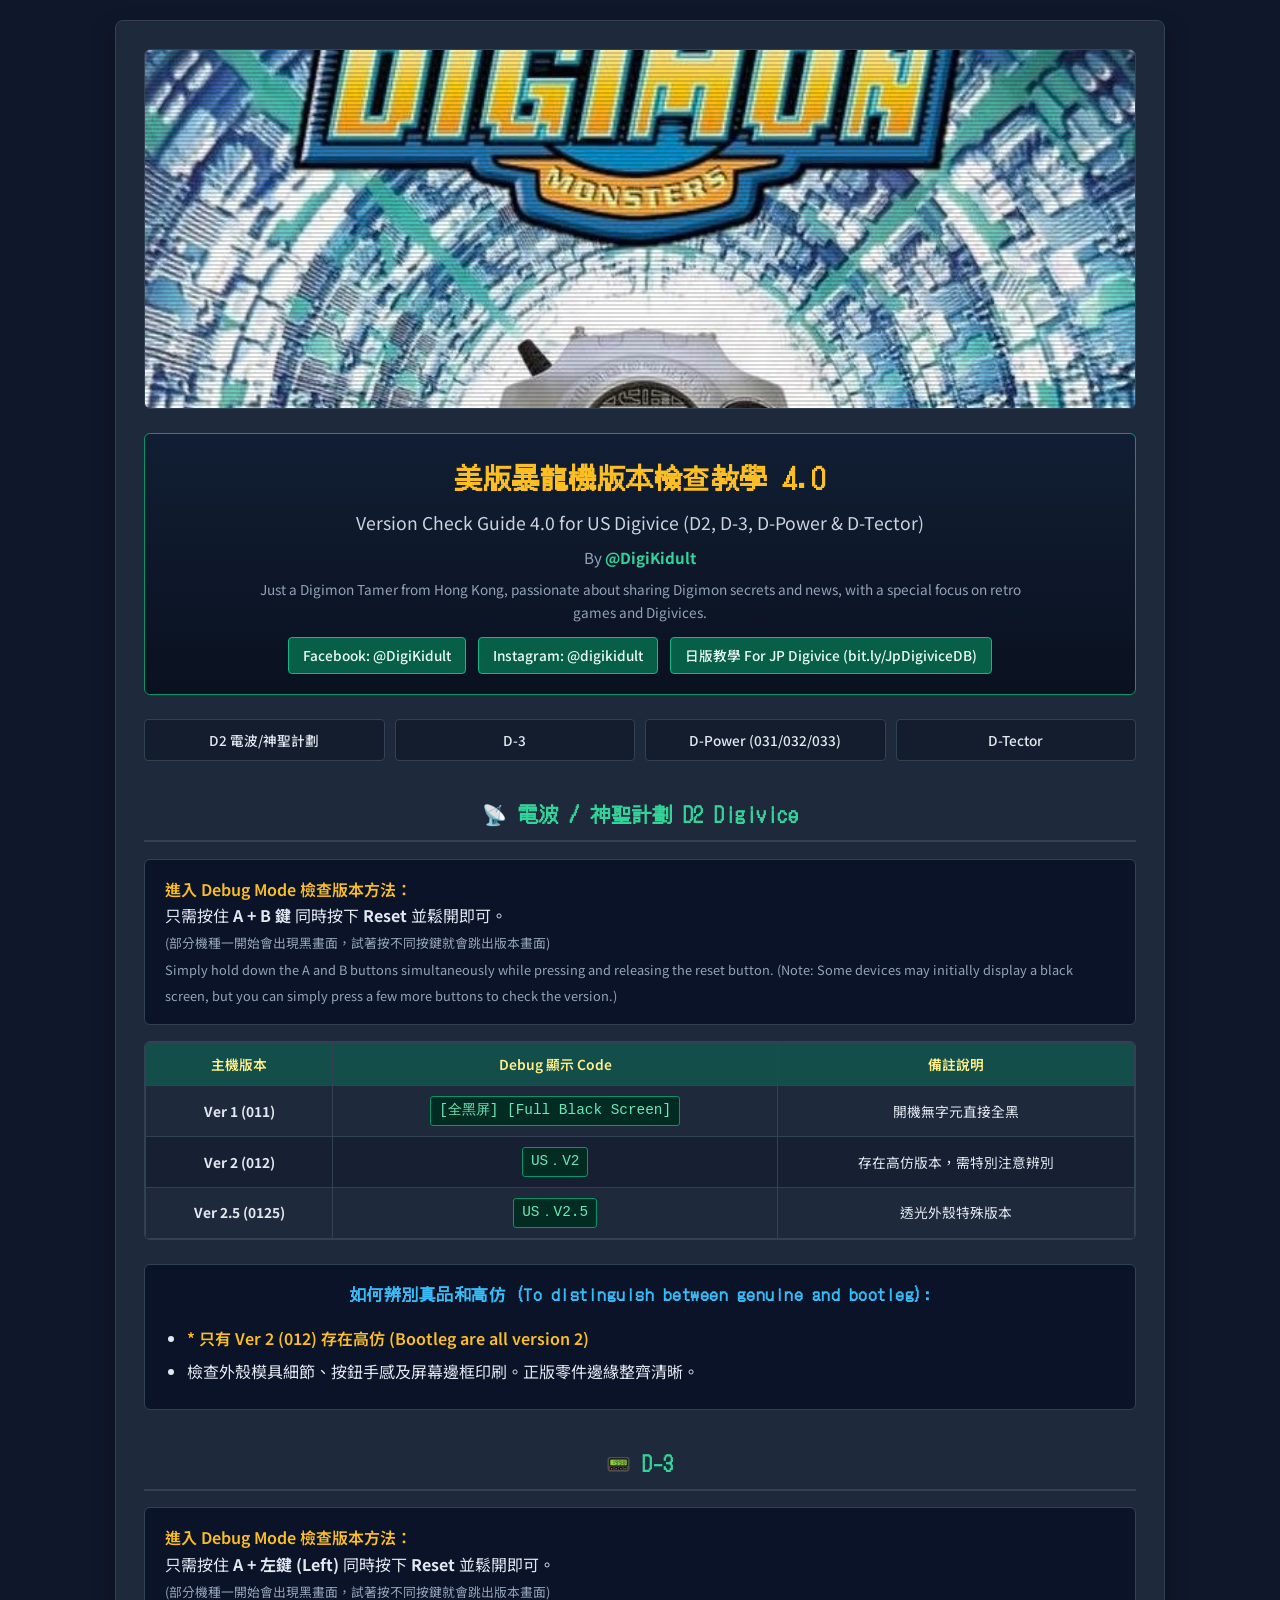
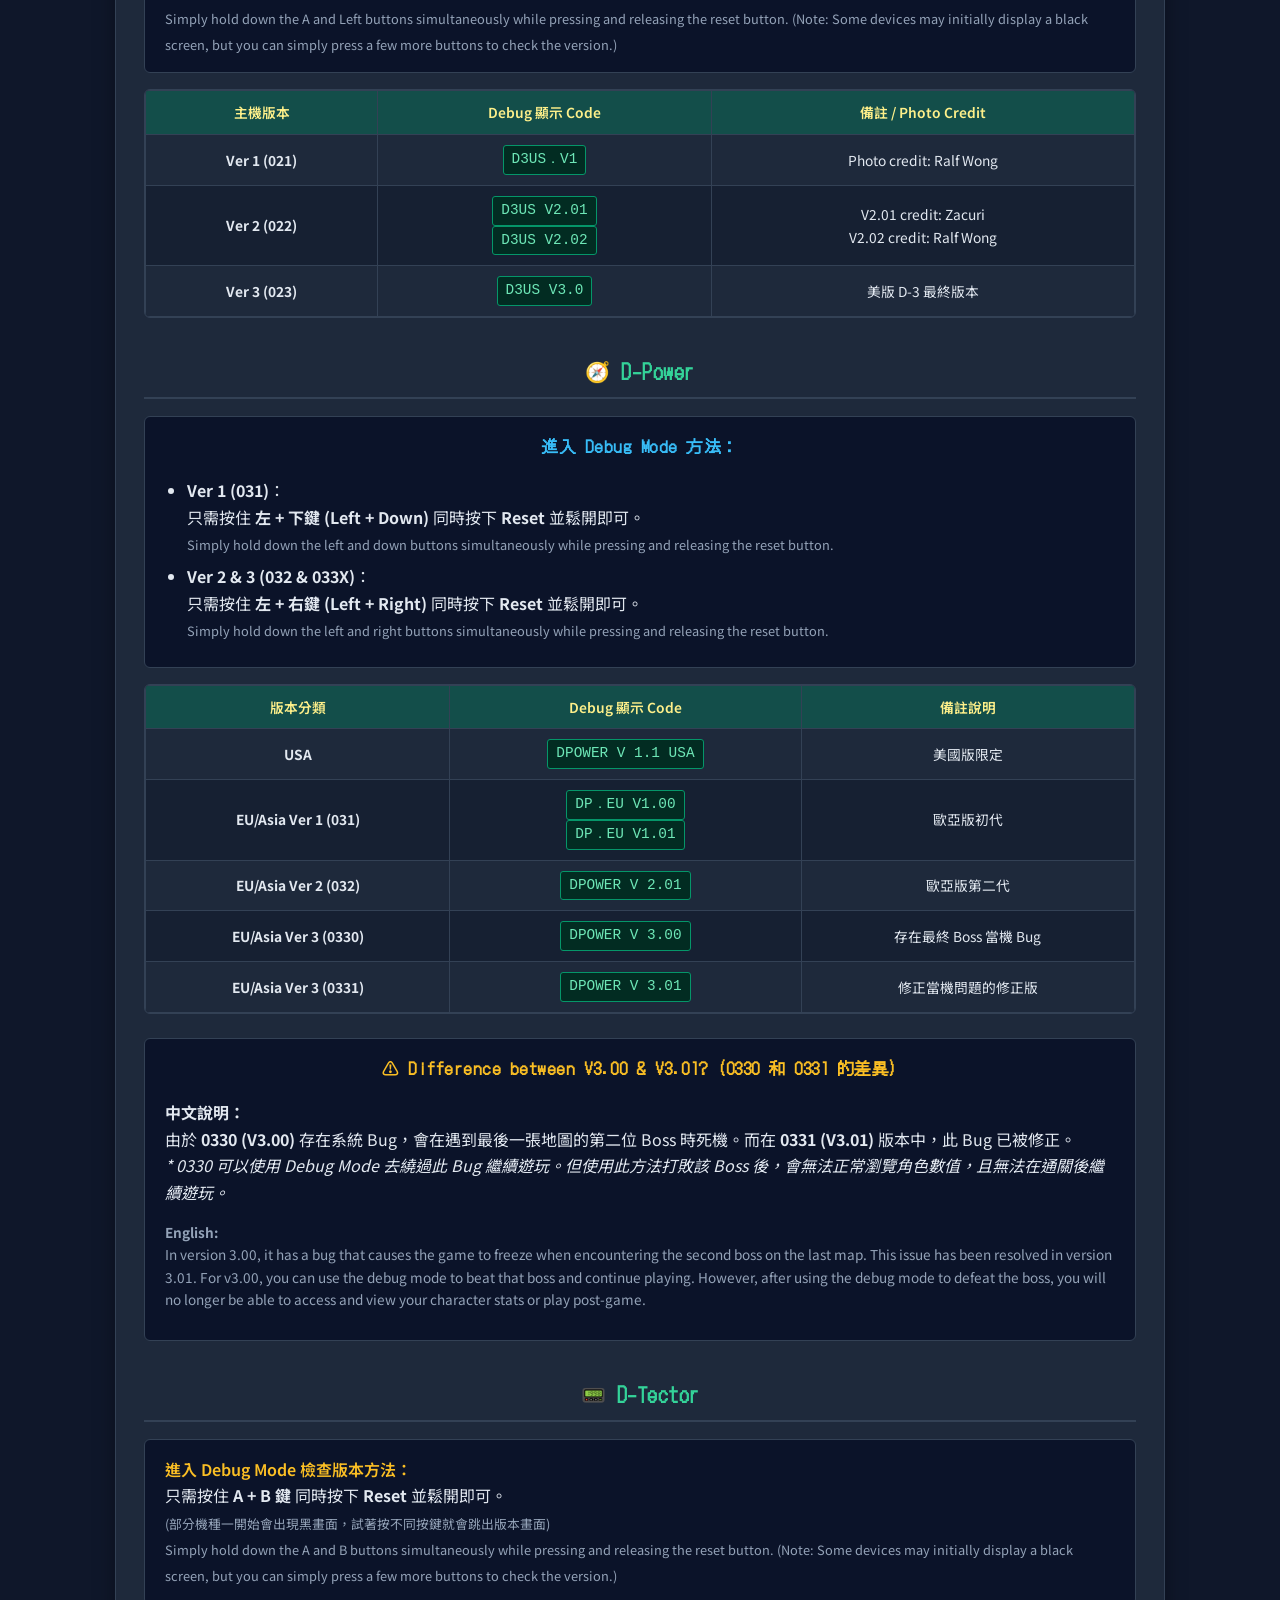
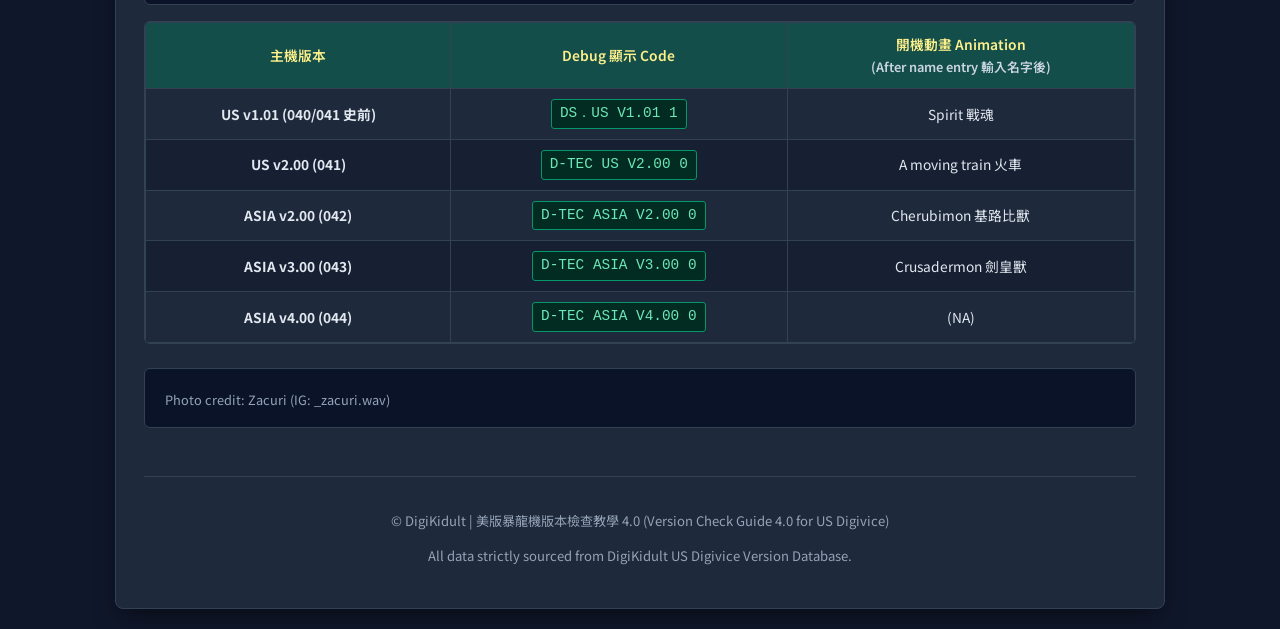
<file: version-check.html>
<!DOCTYPE html>
<html lang="zh-HK">
<head>
    <meta charset="UTF-8">
    <meta name="viewport" content="width=device-width, initial-scale=1.0">
    <title>美版暴龍機版本檢查教學 4.0 | Version Check Guide 4.0 for US Digivice - DigiKidult</title>
    <link rel="preconnect" href="https://fonts.googleapis.com">
    <link rel="preconnect" href="https://fonts.gstatic.com" crossorigin>
    <link href="https://fonts.googleapis.com/css2?family=DotGothic16&family=Noto+Sans+TC:wght@400;500;700&display=swap" rel="stylesheet">
    <style>
        :root {
            /* 柔和護眼 Slate & Mint 配色板 */
            --bg-base: #0f172a;        /* 深藍灰背景 */
            --bg-card: #1e293b;        /* 主卡片底色 */
            --bg-card-inner: #0b1329;  /* 內層展示框 */
            --bg-table-head: #134e4a;  /* 松石綠表頭 */
            --bg-row-alt: #162032;     /* 隔行背景 */
            --bg-row-hover: #1e3a5f;   /* 滑鼠停留效果 */

            --text-main: #e2e8f0;      /* 內文主色：淺灰白 */
            --text-dim: #94a3b8;       /* 次要提示：灰藍 */
            --accent-mint: #34d399;    /* 強調：薄荷綠 */
            --accent-cyan: #38bdf8;    /* 輔助：天青藍 */
            --accent-gold: #fbbf24;    /* 核心提示：暖金黃 */

            --border-main: #334155;    /* 邊框線 */
            --border-accent: #059669;  /* 強調框線 */
        }

        * { box-sizing: border-box; }

        body {
            background-color: var(--bg-base);
            color: var(--text-main);
            font-family: 'Noto Sans TC', 'DotGothic16', sans-serif;
            margin: 0;
            padding: 20px 14px;
            line-height: 1.65;
            -webkit-font-smoothing: antialiased;
        }

        .container {
            max-width: 1050px;
            margin: 0 auto;
            border: 1px solid var(--border-main);
            border-radius: 8px;
            padding: 28px;
            background-color: var(--bg-card);
            box-shadow: 0 10px 25px -5px rgba(0, 0, 0, 0.5);
        }

        /* 封面橫額容器 */
        .cover-container {
            width: 100%;
            max-height: 360px;
            overflow: hidden;
            border-radius: 6px;
            border: 1px solid var(--border-main);
            margin-bottom: 24px;
            position: relative;
            background: linear-gradient(135deg, #1e293b 0%, #0f172a 100%);
            display: flex;
            align-items: center;
            justify-content: center;
        }

        .cover-image {
            width: 100%;
            height: auto;
            max-height: 360px;
            object-fit: cover;
            display: block;
        }

        .cover-container::after {
            content: " ";
            position: absolute;
            top: 0; left: 0; bottom: 0; right: 0;
            background: linear-gradient(rgba(18, 16, 16, 0) 50%, rgba(0, 0, 0, 0.25) 50%);
            background-size: 100% 4px;
            pointer-events: none;
            opacity: 0.6;
        }

        h1, h2, h3 {
            font-family: 'DotGothic16', 'Noto Sans TC', sans-serif;
            text-align: center;
            letter-spacing: 0.5px;
        }

        h1 {
            color: var(--accent-gold);
            font-size: 1.75rem;
            margin: 0 0 8px 0;
        }

        h2 {
            color: var(--accent-mint);
            font-size: 1.25rem;
            border-bottom: 2px solid var(--border-main);
            padding-bottom: 10px;
            margin-top: 36px;
            display: flex;
            align-items: center;
            justify-content: center;
            gap: 8px;
        }

        h3 {
            color: var(--accent-cyan);
            font-size: 1.05rem;
            margin-top: 18px;
        }

        .header-box {
            text-align: center;
            border: 1px solid var(--border-accent);
            border-radius: 6px;
            padding: 20px;
            margin-bottom: 24px;
            background: linear-gradient(180deg, #111e33 0%, #0a1120 100%);
        }

        .header-box p {
            margin: 6px 0;
            color: var(--text-dim);
            font-size: 0.95rem;
        }

        .social-links {
            display: flex;
            justify-content: center;
            gap: 12px;
            margin-top: 14px;
            flex-wrap: wrap;
        }

        .social-btn {
            background-color: #065f46;
            color: #ecfdf5;
            border: 1px solid #10b981;
            padding: 6px 14px;
            text-decoration: none;
            font-weight: 500;
            font-size: 0.85rem;
            border-radius: 4px;
            transition: all 0.2s ease;
        }

        .social-btn:hover {
            background-color: #10b981;
            color: #064e3b;
            box-shadow: 0 0 10px rgba(16, 185, 129, 0.4);
        }

        .nav-grid {
            display: grid;
            grid-template-columns: repeat(auto-fit, minmax(140px, 1fr));
            gap: 10px;
            margin: 24px 0;
        }

        .nav-grid a {
            text-align: center;
            border: 1px solid var(--border-main);
            color: var(--text-main);
            padding: 9px 8px;
            text-decoration: none;
            font-size: 0.85rem;
            font-weight: 500;
            background: #131d2e;
            border-radius: 4px;
            transition: all 0.2s;
        }

        .nav-grid a:hover {
            background-color: #047857;
            border-color: var(--accent-mint);
            color: #fff;
        }

        .box {
            border: 1px solid var(--border-main);
            border-radius: 6px;
            padding: 16px 20px;
            margin: 16px 0;
            background-color: var(--bg-card-inner);
        }

        .table-responsive {
            overflow-x: auto;
            margin: 16px 0 24px 0;
            border: 1px solid var(--border-main);
            border-radius: 6px;
        }

        table {
            width: 100%;
            border-collapse: collapse;
            font-size: 0.86rem;
            text-align: center;
        }

        th, td {
            border: 1px solid var(--border-main);
            padding: 10px 12px;
        }

        th {
            background-color: var(--bg-table-head);
            color: #fef08a;
            font-weight: 600;
        }

        tr:nth-child(even) {
            background-color: var(--bg-row-alt);
        }

        tr:hover {
            background-color: var(--bg-row-hover);
        }

        .highlight {
            color: var(--accent-gold);
            font-weight: 600;
        }

        .cyan {
            color: var(--accent-cyan);
            font-weight: 500;
        }

        .mint {
            color: var(--accent-mint);
        }

        .badge-code {
            display: inline-block;
            background-color: #022c22;
            color: #6ee7b7;
            border: 1px solid #059669;
            padding: 2px 8px;
            border-radius: 3px;
            font-family: monospace;
            font-size: 0.9rem;
        }

        small {
            color: var(--text-dim);
            font-size: 0.8rem;
        }

        ul, ol {
            padding-left: 22px;
            margin: 8px 0;
        }

        li {
            margin-bottom: 7px;
        }

        .footer {
            text-align: center;
            margin-top: 48px;
            border-top: 1px solid var(--border-main);
            padding-top: 20px;
            font-size: 0.82rem;
            color: var(--text-dim);
        }
    </style>
</head>
<body>

<div class="container">
    
    <!-- 封面橫額 (Cover Art) -->
    <div class="cover-container">
        <img class="cover-image" src="cover.jpg" alt="美版暴龍機版本檢查教學 4.0 Cover Art" onerror="this.style.display='none'">
    </div>

    <!-- Header -->
    <div class="header-box">
        <h1>美版暴龍機版本檢查教學 4.0</h1>
        <p style="font-size: 1.1rem; color: #cbd5e1; margin-bottom: 8px;">Version Check Guide 4.0 for US Digivice (D2, D-3, D-Power &amp; D-Tector)</p>
        <p>By <strong class="mint">@DigiKidult</strong></p>
        <p style="font-size: 0.85rem; max-width: 800px; margin: 8px auto; color: var(--text-dim);">
            Just a Digimon Tamer from Hong Kong, passionate about sharing Digimon secrets and news, with a special focus on retro games and Digivices.
        </p>
        <div class="social-links">
            <a class="social-btn" href="https://www.facebook.com/DigiKidult/" target="_blank">Facebook: @DigiKidult</a>
            <a class="social-btn" href="https://www.instagram.com/digikidult/" target="_blank">Instagram: @digikidult</a>
            <a class="social-btn" href="https://bit.ly/JpDigiviceDB" target="_blank">日版教學 For JP Digivice (bit.ly/JpDigiviceDB)</a>
        </div>
    </div>

    <!-- 快速導航 -->
    <div class="nav-grid">
        <a href="#nav-d2">D2 電波/神聖計劃</a>
        <a href="#nav-d3">D-3</a>
        <a href="#nav-dpower">D-Power (031/032/033)</a>
        <a href="#nav-dtector">D-Tector</a>
    </div>

    <!-- 1. D2 電波/神聖計劃 -->
    <section id="nav-d2">
        <h2>📡 電波 / 神聖計劃 D2 Digivice</h2>
        <div class="box">
            <strong class="highlight">進入 Debug Mode 檢查版本方法：</strong><br>
            只需按住 <strong>A + B 鍵</strong> 同時按下 <strong>Reset</strong> 並鬆開即可。<br>
            <small>(部分機種一開始會出現黑畫面，試著按不同按鍵就會跳出版本畫面)<br>
            Simply hold down the A and B buttons simultaneously while pressing and releasing the reset button. (Note: Some devices may initially display a black screen, but you can simply press a few more buttons to check the version.)</small>
        </div>

        <div class="table-responsive">
            <table>
                <thead>
                    <tr>
                        <th>主機版本</th>
                        <th>Debug 顯示 Code</th>
                        <th>備註說明</th>
                    </tr>
                </thead>
                <tbody>
                    <tr>
                        <td><strong>Ver 1 (011)</strong></td>
                        <td><span class="badge-code">[全黑屏] [Full Black Screen]</span></td>
                        <td>開機無字元直接全黑</td>
                    </tr>
                    <tr>
                        <td><strong>Ver 2 (012)</strong></td>
                        <td><span class="badge-code">US．V2</span></td>
                        <td>存在高仿版本，需特別注意辨別</td>
                    </tr>
                    <tr>
                        <td><strong>Ver 2.5 (0125)</strong></td>
                        <td><span class="badge-code">US．V2.5</span></td>
                        <td>透光外殼特殊版本</td>
                    </tr>
                </tbody>
            </table>
        </div>

        <div class="box">
            <h3 style="margin-top:0;">如何辨別真品和高仿 (To distinguish between genuine and bootleg):</h3>
            <ul>
                <li><strong class="highlight">* 只有 Ver 2 (012) 存在高仿 (Bootleg are all version 2)</strong></li>
                <li>檢查外殼模具細節、按鈕手感及屏幕邊框印刷。正版零件邊緣整齊清晰。</li>
            </ul>
        </div>
    </section>

    <!-- 2. D-3 -->
    <section id="nav-d3">
        <h2>📟 D-3</h2>
        <div class="box">
            <strong class="highlight">進入 Debug Mode 檢查版本方法：</strong><br>
            只需按住 <strong>A + 左鍵 (Left)</strong> 同時按下 <strong>Reset</strong> 並鬆開即可。<br>
            <small>(部分機種一開始會出現黑畫面，試著按不同按鍵就會跳出版本畫面)<br>
            Simply hold down the A and Left buttons simultaneously while pressing and releasing the reset button. (Note: Some devices may initially display a black screen, but you can simply press a few more buttons to check the version.)</small>
        </div>

        <div class="table-responsive">
            <table>
                <thead>
                    <tr>
                        <th>主機版本</th>
                        <th>Debug 顯示 Code</th>
                        <th>備註 / Photo Credit</th>
                    </tr>
                </thead>
                <tbody>
                    <tr>
                        <td><strong>Ver 1 (021)</strong></td>
                        <td><span class="badge-code">D3US．V1</span></td>
                        <td>Photo credit: Ralf Wong</td>
                    </tr>
                    <tr>
                        <td><strong>Ver 2 (022)</strong></td>
                        <td>
                            <span class="badge-code">D3US V2.01</span><br>
                            <span class="badge-code">D3US V2.02</span>
                        </td>
                        <td>
                            V2.01 credit: Zacuri<br>
                            V2.02 credit: Ralf Wong
                        </td>
                    </tr>
                    <tr>
                        <td><strong>Ver 3 (023)</strong></td>
                        <td><span class="badge-code">D3US V3.0</span></td>
                        <td>美版 D-3 最終版本</td>
                    </tr>
                </tbody>
            </table>
        </div>
    </section>

    <!-- 3. D-Power -->
    <section id="nav-dpower">
        <h2>🧭 D-Power</h2>
        
        <div class="box">
            <h3 style="margin-top:0;">進入 Debug Mode 方法：</h3>
            <ul>
                <li><strong>Ver 1 (031)</strong>：<br>
                    只需按住 <strong>左 + 下鍵 (Left + Down)</strong> 同時按下 <strong>Reset</strong> 並鬆開即可。<br>
                    <small>Simply hold down the left and down buttons simultaneously while pressing and releasing the reset button.</small>
                </li>
                <li><strong>Ver 2 &amp; 3 (032 &amp; 033X)</strong>：<br>
                    只需按住 <strong>左 + 右鍵 (Left + Right)</strong> 同時按下 <strong>Reset</strong> 並鬆開即可。<br>
                    <small>Simply hold down the left and right buttons simultaneously while pressing and releasing the reset button.</small>
                </li>
            </ul>
        </div>

        <div class="table-responsive">
            <table>
                <thead>
                    <tr>
                        <th>版本分類</th>
                        <th>Debug 顯示 Code</th>
                        <th>備註說明</th>
                    </tr>
                </thead>
                <tbody>
                    <tr>
                        <td><strong>USA</strong></td>
                        <td><span class="badge-code">DPOWER V 1.1 USA</span></td>
                        <td>美國版限定</td>
                    </tr>
                    <tr>
                        <td><strong>EU/Asia Ver 1 (031)</strong></td>
                        <td>
                            <span class="badge-code">DP．EU V1.00</span><br>
                            <span class="badge-code">DP．EU V1.01</span>
                        </td>
                        <td>歐亞版初代</td>
                    </tr>
                    <tr>
                        <td><strong>EU/Asia Ver 2 (032)</strong></td>
                        <td><span class="badge-code">DPOWER V 2.01</span></td>
                        <td>歐亞版第二代</td>
                    </tr>
                    <tr>
                        <td><strong>EU/Asia Ver 3 (0330)</strong></td>
                        <td><span class="badge-code">DPOWER V 3.00</span></td>
                        <td>存在最終 Boss 當機 Bug</td>
                    </tr>
                    <tr>
                        <td><strong>EU/Asia Ver 3 (0331)</strong></td>
                        <td><span class="badge-code">DPOWER V 3.01</span></td>
                        <td>修正當機問題的修正版</td>
                    </tr>
                </tbody>
            </table>
        </div>

        <div class="box">
            <h3 style="margin-top:0; color: var(--accent-gold);">⚠️ Difference between V3.00 &amp; V3.01? (0330 和 0331 的差異)</h3>
            <p>
                <strong>中文說明：</strong><br>
                由於 <strong>0330 (V3.00)</strong> 存在系統 Bug，會在遇到最後一張地圖的第二位 Boss 時死機。而在 <strong>0331 (V3.01)</strong> 版本中，此 Bug 已被修正。<br>
                <em>* 0330 可以使用 Debug Mode 去繞過此 Bug 繼續遊玩。但使用此方法打敗該 Boss 後，會無法正常瀏覽角色數值，且無法在通關後繼續遊玩。</em>
            </p>
            <p style="color: var(--text-dim); font-size: 0.85rem;">
                <strong>English:</strong><br>
                In version 3.00, it has a bug that causes the game to freeze when encountering the second boss on the last map. This issue has been resolved in version 3.01. For v3.00, you can use the debug mode to beat that boss and continue playing. However, after using the debug mode to defeat the boss, you will no longer be able to access and view your character stats or play post-game.
            </p>
        </div>
    </section>

    <!-- 4. D-Tector -->
    <section id="nav-dtector">
        <h2>📟 D-Tector</h2>
        <div class="box">
            <strong class="highlight">進入 Debug Mode 檢查版本方法：</strong><br>
            只需按住 <strong>A + B 鍵</strong> 同時按下 <strong>Reset</strong> 並鬆開即可。<br>
            <small>(部分機種一開始會出現黑畫面，試著按不同按鍵就會跳出版本畫面)<br>
            Simply hold down the A and B buttons simultaneously while pressing and releasing the reset button. (Note: Some devices may initially display a black screen, but you can simply press a few more buttons to check the version.)</small>
        </div>

        <div class="table-responsive">
            <table>
                <thead>
                    <tr>
                        <th>主機版本</th>
                        <th>Debug 顯示 Code</th>
                        <th>開機動畫 Animation<br><small style="color: #cbd5e1;">(After name entry 輸入名字後)</small></th>
                    </tr>
                </thead>
                <tbody>
                    <tr>
                        <td><strong>US v1.01 (040/041 史前)</strong></td>
                        <td><span class="badge-code">DS．US V1.01 1</span></td>
                        <td>Spirit 戰魂</td>
                    </tr>
                    <tr>
                        <td><strong>US v2.00 (041)</strong></td>
                        <td><span class="badge-code">D-TEC US V2.00 0</span></td>
                        <td>A moving train 火車</td>
                    </tr>
                    <tr>
                        <td><strong>ASIA v2.00 (042)</strong></td>
                        <td><span class="badge-code">D-TEC ASIA V2.00 0</span></td>
                        <td>Cherubimon 基路比獸</td>
                    </tr>
                    <tr>
                        <td><strong>ASIA v3.00 (043)</strong></td>
                        <td><span class="badge-code">D-TEC ASIA V3.00 0</span></td>
                        <td>Crusadermon 劍皇獸</td>
                    </tr>
                    <tr>
                        <td><strong>ASIA v4.00 (044)</strong></td>
                        <td><span class="badge-code">D-TEC ASIA V4.00 0</span></td>
                        <td>(NA)</td>
                    </tr>
                </tbody>
            </table>
        </div>
        <div class="box">
            <small>Photo credit: Zacuri (IG: _zacuri.wav)</small>
        </div>
    </section>

    <!-- Footer -->
    <div class="footer">
        <p>© DigiKidult | 美版暴龍機版本檢查教學 4.0 (Version Check Guide 4.0 for US Digivice)</p>
        <p>All data strictly sourced from DigiKidult US Digivice Version Database.</p>
    </div>
</div>

</body>
</html>
</file>
<file: D3USv1/styles.css>
:root{--paper:#f5f3e9;--ink:#182c2b;--muted:#5c6d66;--line:#ccd2c4;--green:#d6f16a;--orange:#ef693f;--white:#fffef9}*{box-sizing:border-box}html{scroll-behavior:smooth;scroll-padding-top:95px}body{margin:0;background:var(--paper);color:var(--ink);font:16px/1.65 system-ui,-apple-system,'Segoe UI',sans-serif}a{color:inherit;text-underline-offset:4px}a:hover{color:#9c391d}header{position:sticky;top:0;z-index:5;background:var(--paper);border-bottom:1px solid var(--line);padding:18px 4%;display:flex;align-items:center;justify-content:space-between;gap:20px}.brand{font-weight:900;letter-spacing:1px;text-decoration:none;white-space:nowrap}.brand span{display:block;font-size:10px;letter-spacing:2px;font-weight:500}nav{display:flex;gap:24px;overflow:auto}nav a{font-size:13px;text-decoration:none;font-weight:650;white-space:nowrap}main{max-width:1260px;margin:auto;padding:0 32px}section{padding:76px 0;border-bottom:1px solid var(--line)}.hero{display:grid;grid-template-columns:1.3fr 1fr;gap:60px;align-items:center;min-height:560px}.eyebrow{font:700 12px/1.5 ui-monospace,monospace;letter-spacing:2px;text-transform:uppercase}h1{font-size:clamp(70px,9vw,124px);line-height:.93;letter-spacing:-7px;margin:28px 0}h1 span{display:block;font-size:.43em;letter-spacing:-2px;margin-top:16px}h2{font-size:clamp(28px,4vw,43px);line-height:1.15;letter-spacing:-1.5px;margin:12px 0}h3{font-size:20px;line-height:1.4;margin:16px 0 10px;white-space:pre-line}.intro{font-size:19px;max-width:450px}.muted,.section-title>p:last-child{color:var(--muted);font-size:14px}.button,button{display:inline-block;background:var(--ink);color:white;border:1px solid var(--ink);padding:13px 20px;text-decoration:none;cursor:pointer;font:600 14px system-ui}.button:hover,button:hover{background:#365348;color:white}.hero-device{background:var(--green);border:1px solid var(--ink);border-radius:160px 160px 18px 18px;min-height:390px;display:flex;align-items:center;justify-content:center;flex-direction:column;padding:35px;box-shadow:10px 10px 0 #d9ddcc}.hero-device>img{width:160px;height:160px;object-fit:contain}.hero-device>span{font:700 13px monospace;letter-spacing:3px;margin:20px}.hero-stats{display:flex;gap:35px;text-align:center}.hero-stats b{font-size:30px}.hero-stats small{display:block;font:10px monospace;letter-spacing:1px}.scope{padding:18px 22px;background:#e7ebda;border-left:4px solid var(--orange);font-size:14px}.scope a{float:right}.section-title{margin-bottom:30px}.grid{display:grid;grid-template-columns:repeat(3,minmax(0,1fr));gap:18px}.partners{grid-template-columns:repeat(4,minmax(0,1fr))}.card{background:var(--white);border:1px solid var(--line);border-radius:8px;padding:24px;overflow-wrap:anywhere}.card>img{display:block;width:100%;height:100px;object-fit:contain;image-rendering:pixelated;margin:0 auto 20px}.card p{font-size:14px;color:var(--muted)}.tag{font:600 10px monospace;letter-spacing:1px;text-transform:uppercase;background:#eaf0d8;padding:5px 9px;border-radius:3px}.stats{display:flex;gap:16px;border-top:1px solid var(--line);border-bottom:1px solid var(--line);padding:10px 0;font-size:12px}.stats b{font-size:20px;margin-left:5px}.toolbar{display:flex;gap:16px;align-items:end;flex-wrap:wrap;background:#e8ebdf;padding:20px;margin:25px 0}.toolbar label{font-size:12px;font-weight:700;display:grid;gap:5px}.toolbar label:first-child{flex:1}input,select{border:1px solid #9ea899;border-radius:3px;padding:12px;background:var(--white);color:var(--ink);font:15px system-ui;min-height:46px}#count{font-size:12px;align-self:center}.how-grid{columns:2;column-gap:22px}.guide-block{break-inside:avoid;margin-bottom:16px}.preserve{white-space:pre-line;overflow-wrap:anywhere}details{background:var(--white);border:1px solid var(--line);padding:20px;margin:16px 0;border-radius:6px}summary{cursor:pointer;font-weight:700;line-height:1.5}details p{font-size:14px}.control{max-width:100%;width:100px;image-rendering:pixelated}.area{margin:26px 0 38px}.area-head{display:flex;align-items:center;justify-content:space-between;border-bottom:2px solid var(--ink);margin-bottom:18px}.area-head small{font-size:13px;font-weight:400}.enemy-list{display:grid;grid-template-columns:repeat(3,1fr);gap:15px}.postgame{background:var(--ink);color:var(--paper);padding:35px;border-radius:8px}.postgame img{float:right;width:100px;image-rendering:pixelated}.postgame li{margin:7px 0}.table-wrap{overflow:auto}table{border-collapse:collapse;width:100%;background:var(--white);font-size:14px;text-align:left}th,td{padding:13px 16px;border:1px solid var(--line);vertical-align:top}th{background:#e5ead7}caption{text-align:left;padding:12px 0;color:var(--muted)}.valid{background:#e3f2b6;font-weight:800}.notes{background:#e8ebdf;padding:24px;border-radius:7px}.notes li{margin:12px 0;font-size:14px}.image-grid{display:grid;grid-template-columns:repeat(5,1fr);gap:10px}.image-grid figure{margin:0;padding:10px;border:1px solid var(--line);text-align:center}.image-grid img{height:80px;max-width:100%;object-fit:contain;image-rendering:pixelated}.image-grid figcaption{font-size:10px}footer{background:var(--ink);color:var(--paper);padding:35px 5%;font-size:12px}.social{display:flex;gap:26px;align-items:center;flex-wrap:wrap;padding-bottom:20px;border-bottom:1px solid #53645b}.social b{margin-right:auto;font-size:18px}.social b span{display:block;font-size:10px;font-weight:400}.social a{font-size:13px}footer a:hover{color:var(--green)}.skip{position:absolute;top:-100px;left:10px;z-index:9;background:white;padding:10px}.skip:focus{top:5px}:focus-visible{outline:3px solid var(--orange);outline-offset:4px}[hidden]{display:none!important}@media(max-width:950px){.partners{grid-template-columns:repeat(3,1fr)}header{align-items:flex-start;flex-direction:column;gap:10px}nav{max-width:100%;gap:20px}.hero{gap:30px}.hero-device{min-height:330px;padding:20px}.hero-stats{gap:22px}h1{letter-spacing:-4px}}@media(max-width:650px){main{padding:0 18px}header{padding:12px 18px}section{padding:48px 0}.hero{grid-template-columns:1fr;gap:26px;padding-top:38px}.hero-device{min-height:270px;border-radius:90px 90px 12px 12px;max-width:380px;width:100%;margin:auto}.hero-device>img{width:105px;height:105px}.hero-device>span{margin:10px}.hero-stats b{font-size:23px}.grid,.partners{grid-template-columns:repeat(2,minmax(0,1fr));gap:12px}.card{padding:17px}.card h3{font-size:16px}.card>img{height:80px}.how-grid{columns:1}.scope a{float:none;display:block}.toolbar{padding:15px}.toolbar label:first-child{flex-basis:100%}.enemy-list{grid-template-columns:repeat(2,1fr)}.area .grid{grid-template-columns:1fr}.image-grid{grid-template-columns:repeat(3,1fr)}.social{gap:17px}.social b{flex-basis:100%}.postgame{padding:24px}h1{font-size:80px}}@media(prefers-reduced-motion:reduce){html{scroll-behavior:auto}}@media print{header,.toolbar,footer,.button{display:none}section{padding:25px 0}.hero{min-height:0}.card{break-inside:avoid}.hero-device{display:none}main{max-width:none}.hero{display:block}}

.hero-device>img{width:min(100%,260px);height:260px;object-fit:contain;image-rendering:auto}@media(max-width:650px){.hero-device>img{height:200px}}
nav a[aria-selected=true]{color:var(--ink);border-bottom:3px solid var(--orange);padding-bottom:5px}#language-toggle{padding:8px 12px;white-space:nowrap;margin-left:auto;font-size:12px}header{flex-wrap:wrap}main>section[role=tabpanel]{border-bottom:0;padding-top:40px}.hero{min-height:370px;padding:32px 0}.hero h1{font-size:clamp(60px,7vw,90px)}.hero-device{min-height:270px}.hero-device>img{height:160px}.how-grid{columns:1}.guide-block{padding:15px 20px}.card h3{line-height:1.6}html[lang=zh-Hant] h1 span{letter-spacing:0}html[lang=zh-Hant] h2{letter-spacing:0}@media(max-width:950px){header{flex-direction:row;align-items:center}nav{order:3;width:100%}}@media(max-width:650px){.hero{grid-template-columns:1fr}.hero-device{display:none}h2{font-size:28px}}
html[lang=zh-Hant] .lang-en,html[lang=en] .lang-zh{display:none}.evolution-intro{background:#e4edcf;border-left:4px solid var(--orange);padding:16px 20px}.lineage{background:#e9ecdf;padding:24px;border:1px solid var(--line);border-radius:8px;margin:24px 0}.lineage-heading{border-bottom:2px solid var(--ink);margin-bottom:22px}.lineage-heading h3{font-size:28px;margin-top:0}.lineage-heading small{font-size:16px;color:var(--muted)}.lineage h4{font-size:16px;margin:20px 0 12px}.evolution-flow{display:grid;grid-template-columns:minmax(0,1fr) 85px minmax(0,1fr) 85px minmax(0,1fr) 85px minmax(0,1fr);align-items:stretch}.evolution-flow .card{padding:16px}.evolution-flow .card h3{font-size:17px}.evolution-flow .card>img{height:85px}.evolution-flow .card p{display:none}.evo-edge{align-self:center;text-align:center;font-size:11px;line-height:1.6;padding:6px}.evo-edge>b{display:block;font-size:30px;color:#7a4b27}.armor-branch{margin-top:24px;padding:8px 20px 20px;border-left:3px solid #92a257;background:#f3f5e9}.armor-branch>p{font-size:14px}.armor-routes{display:grid;grid-template-columns:repeat(3,minmax(0,1fr));gap:16px}.branch-label{font-size:13px;text-align:center;min-height:80px;padding:10px}.branch-label>b{display:block;font-size:26px}.stage-focus{outline:3px solid var(--orange);outline-offset:2px}.source-gap{border:1px dashed #9ca58c;padding:15px}@media(max-width:900px){.evolution-flow{grid-template-columns:1fr}.evo-edge{padding:10px;display:flex;align-items:center;justify-content:center;gap:15px}.evo-edge>b{transform:rotate(90deg)}.evolution-flow .card{display:grid;grid-template-columns:80px 1fr;column-gap:16px;align-items:center;padding:16px}.evolution-flow .card>img{grid-row:1/4;margin:0;height:80px}.evolution-flow .card h3{margin:8px 0}.evolution-flow .tag{justify-self:start}.evolution-flow .stats{grid-column:2}}@media(max-width:650px){.lineage{padding:16px}.armor-routes{grid-template-columns:1fr}.armor-branch{padding:8px 12px 16px}.branch-label{min-height:0}.toolbar>label{flex:1;min-width:145px}}
</file>
